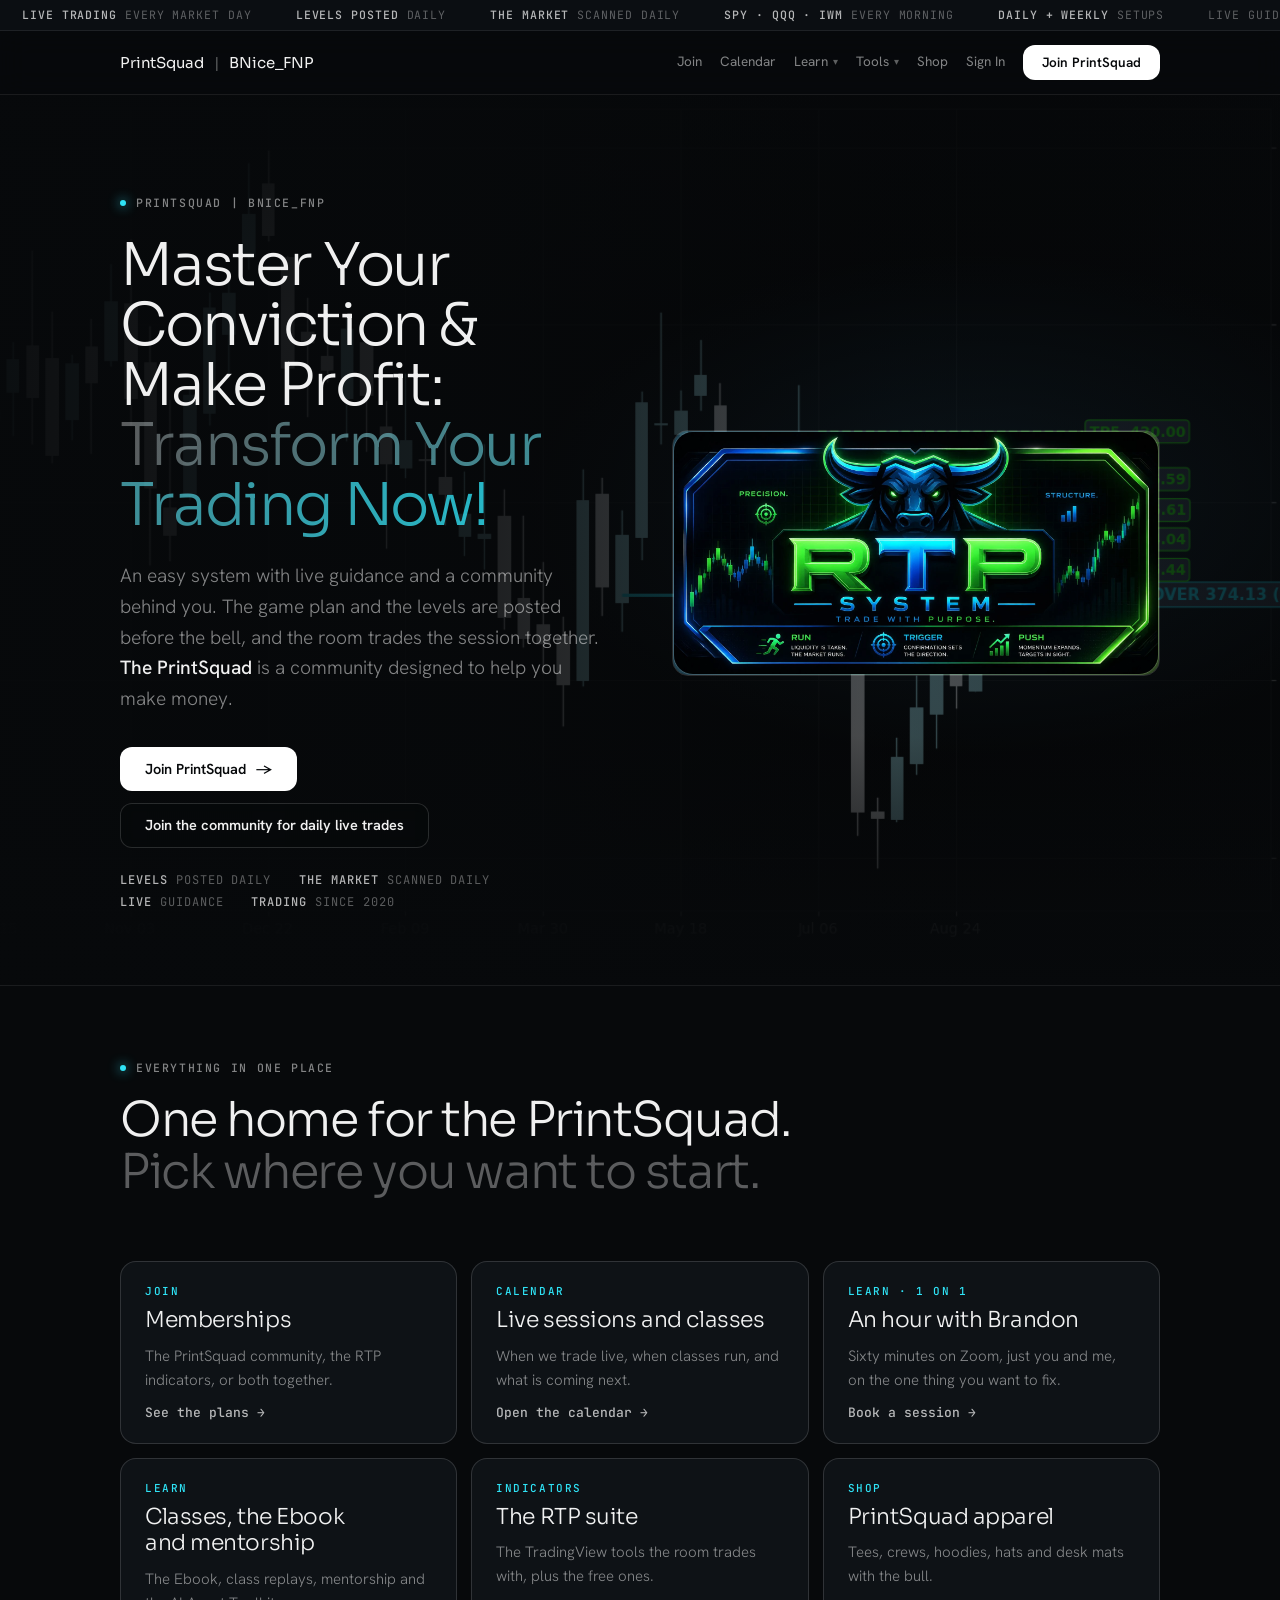
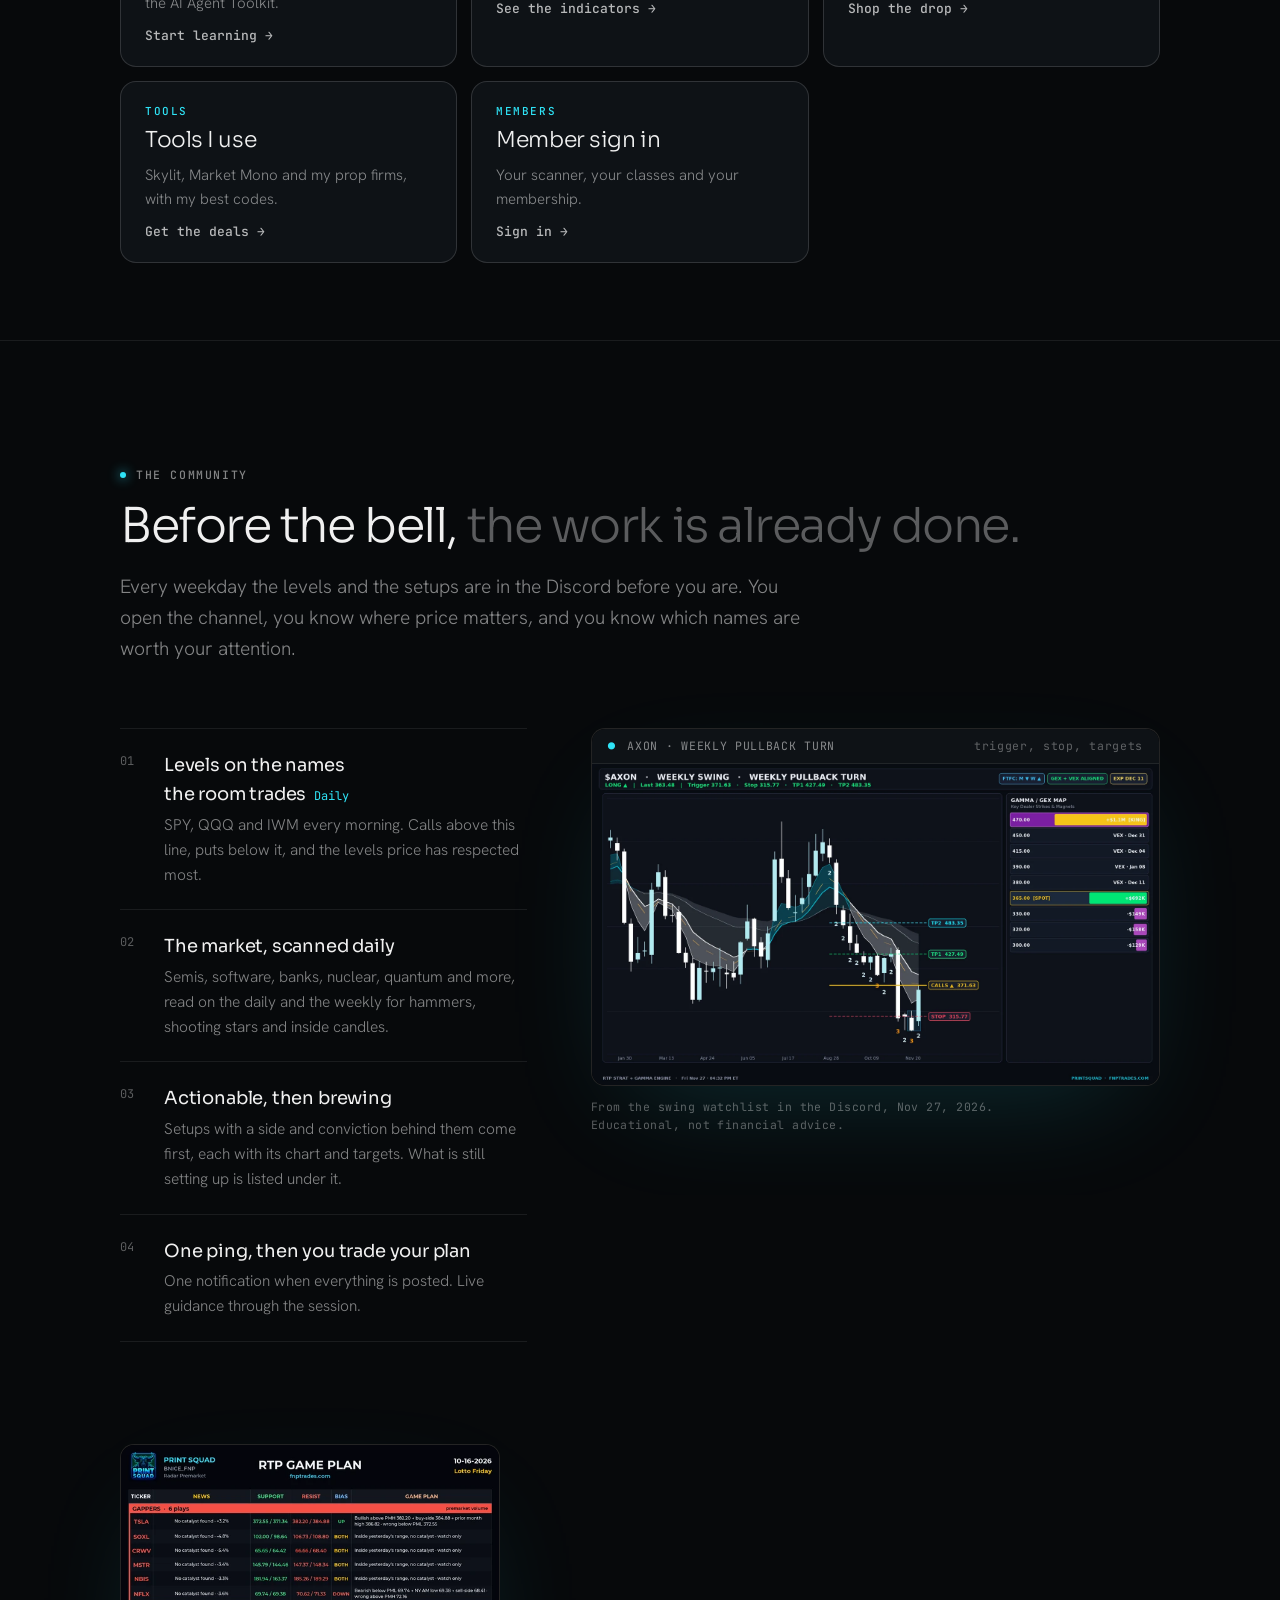
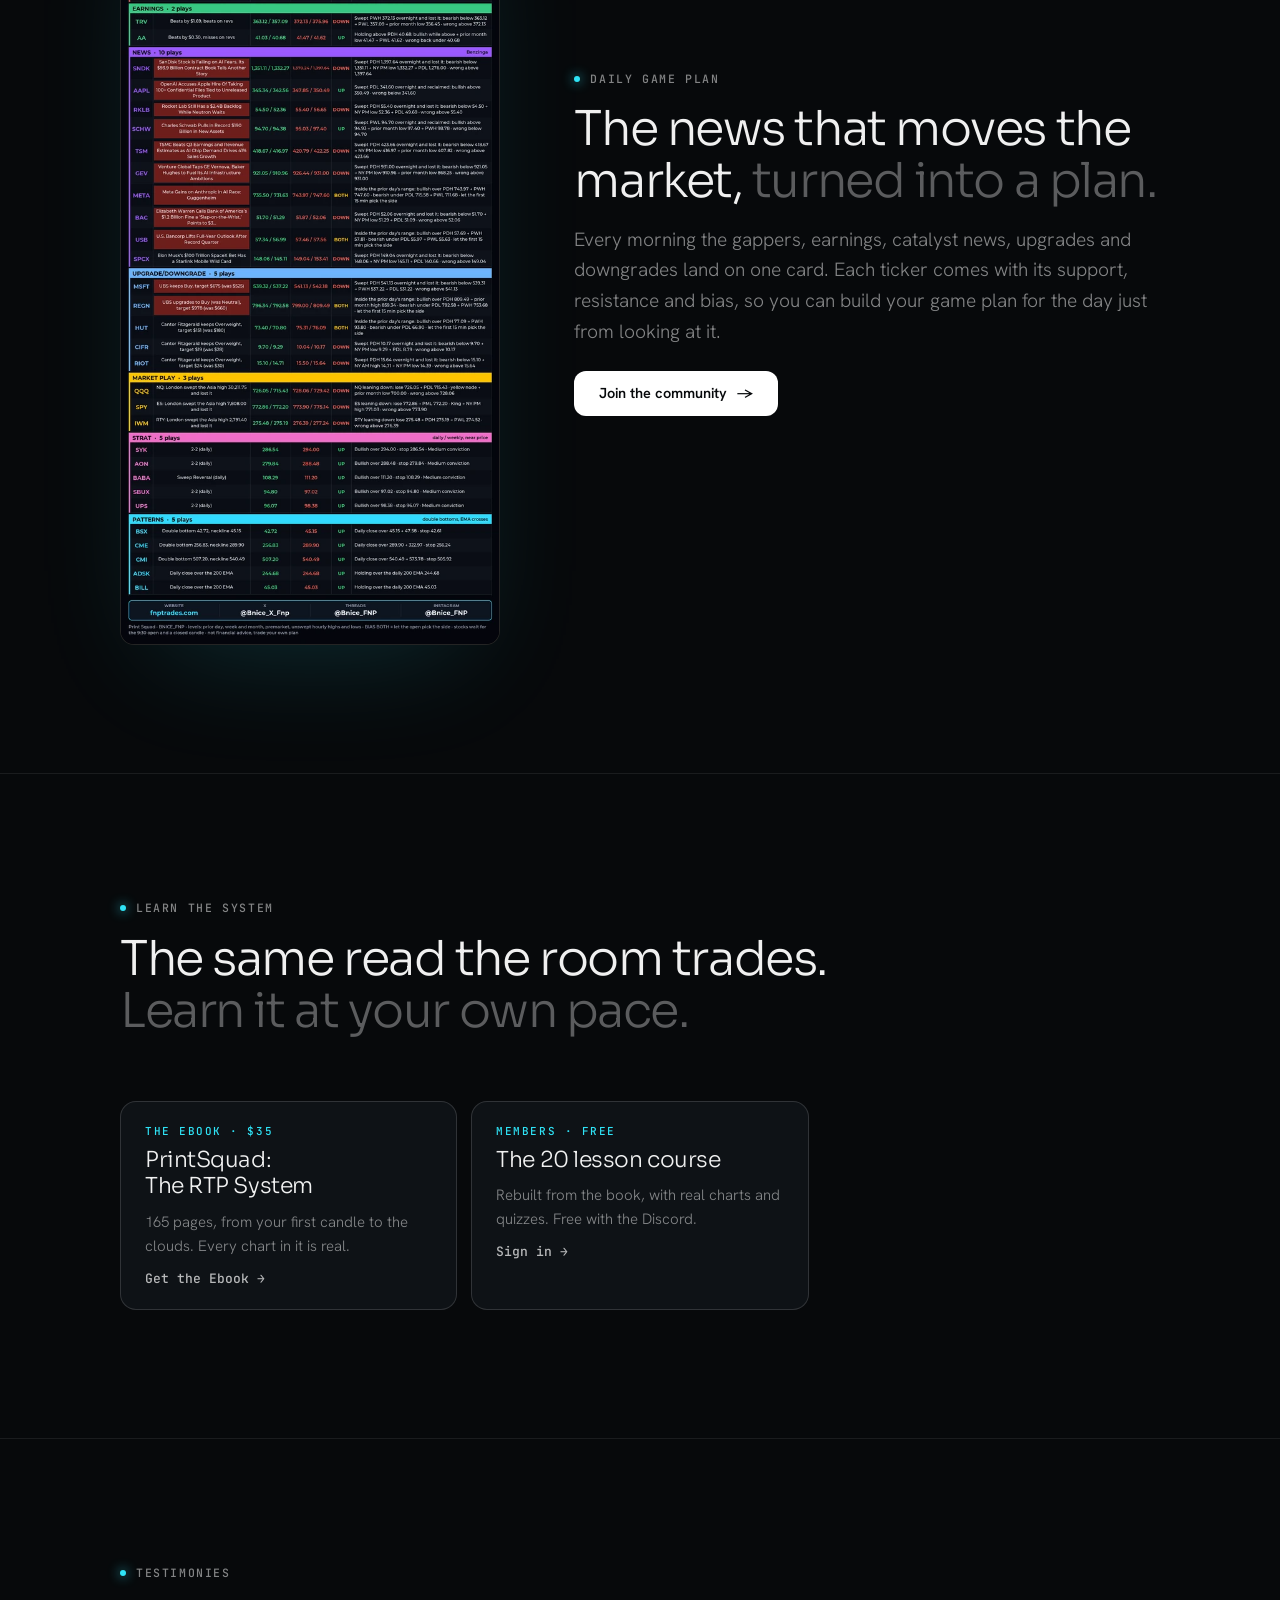
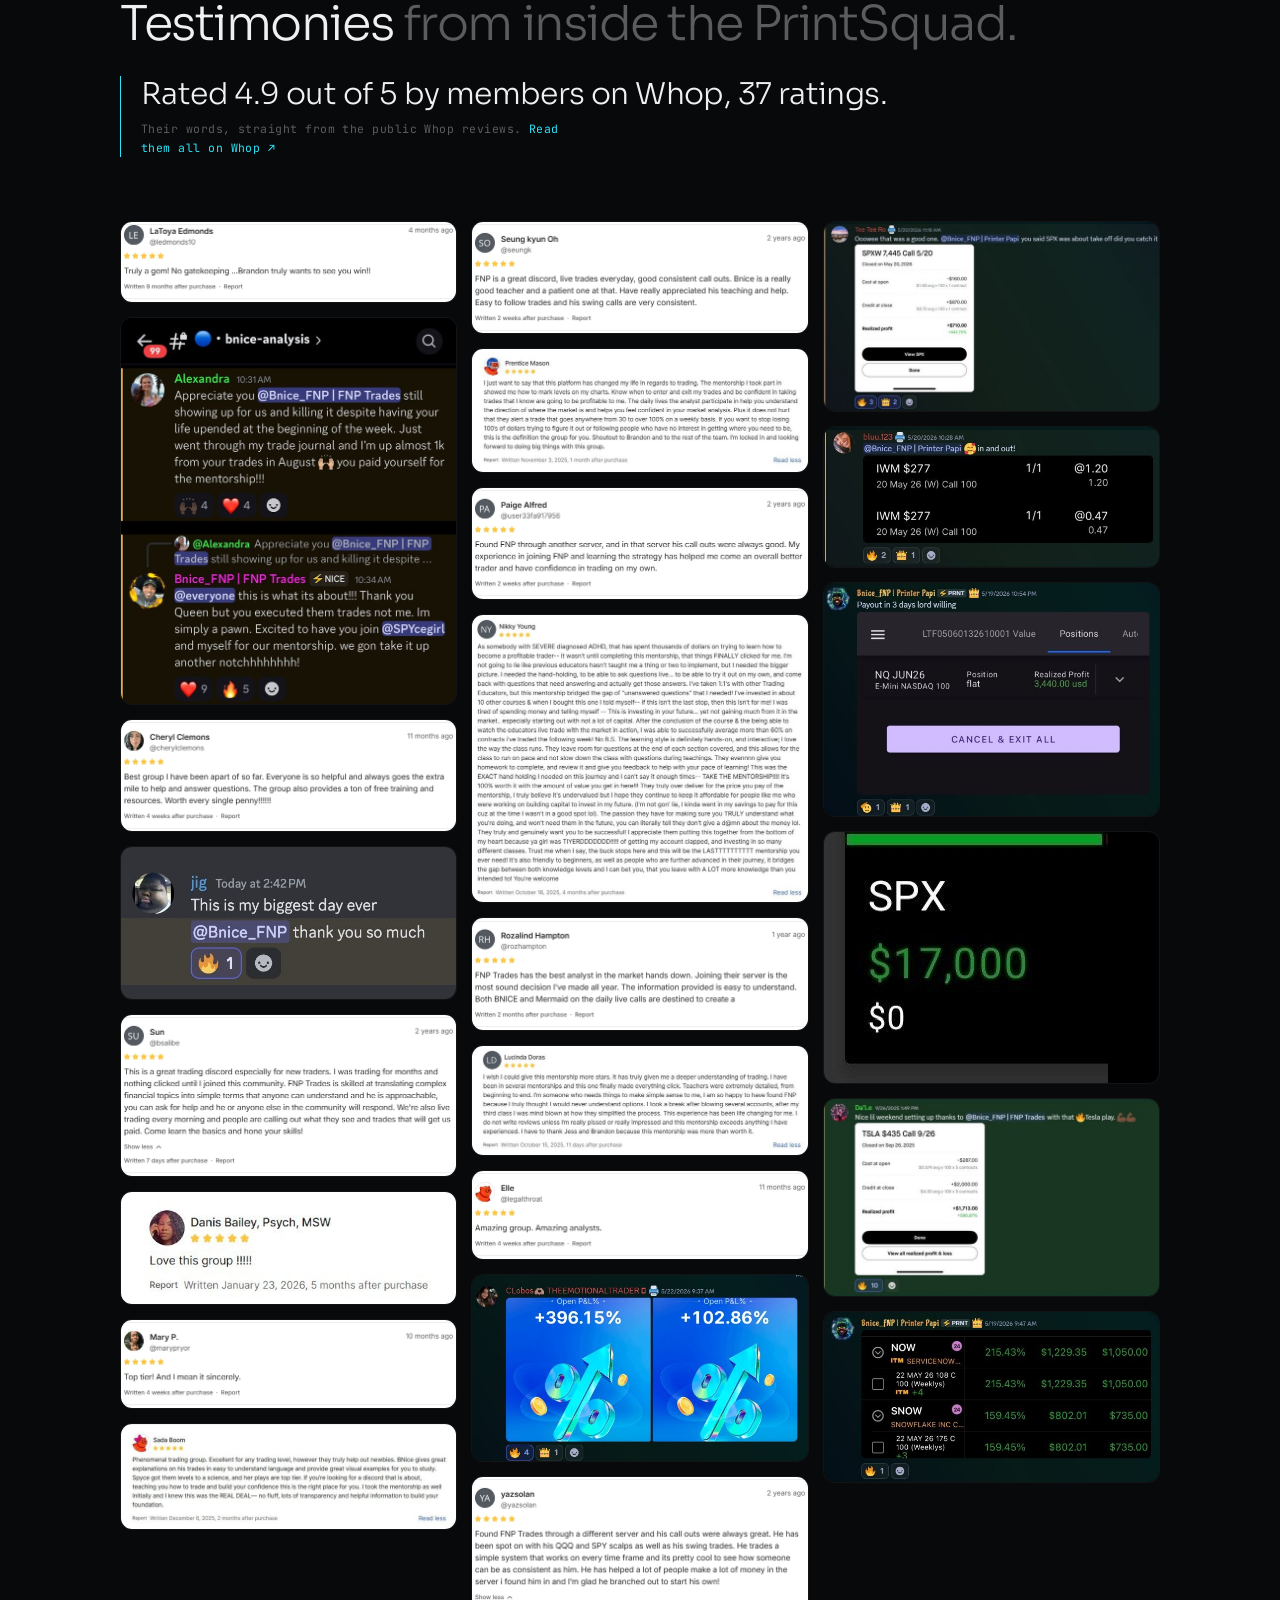
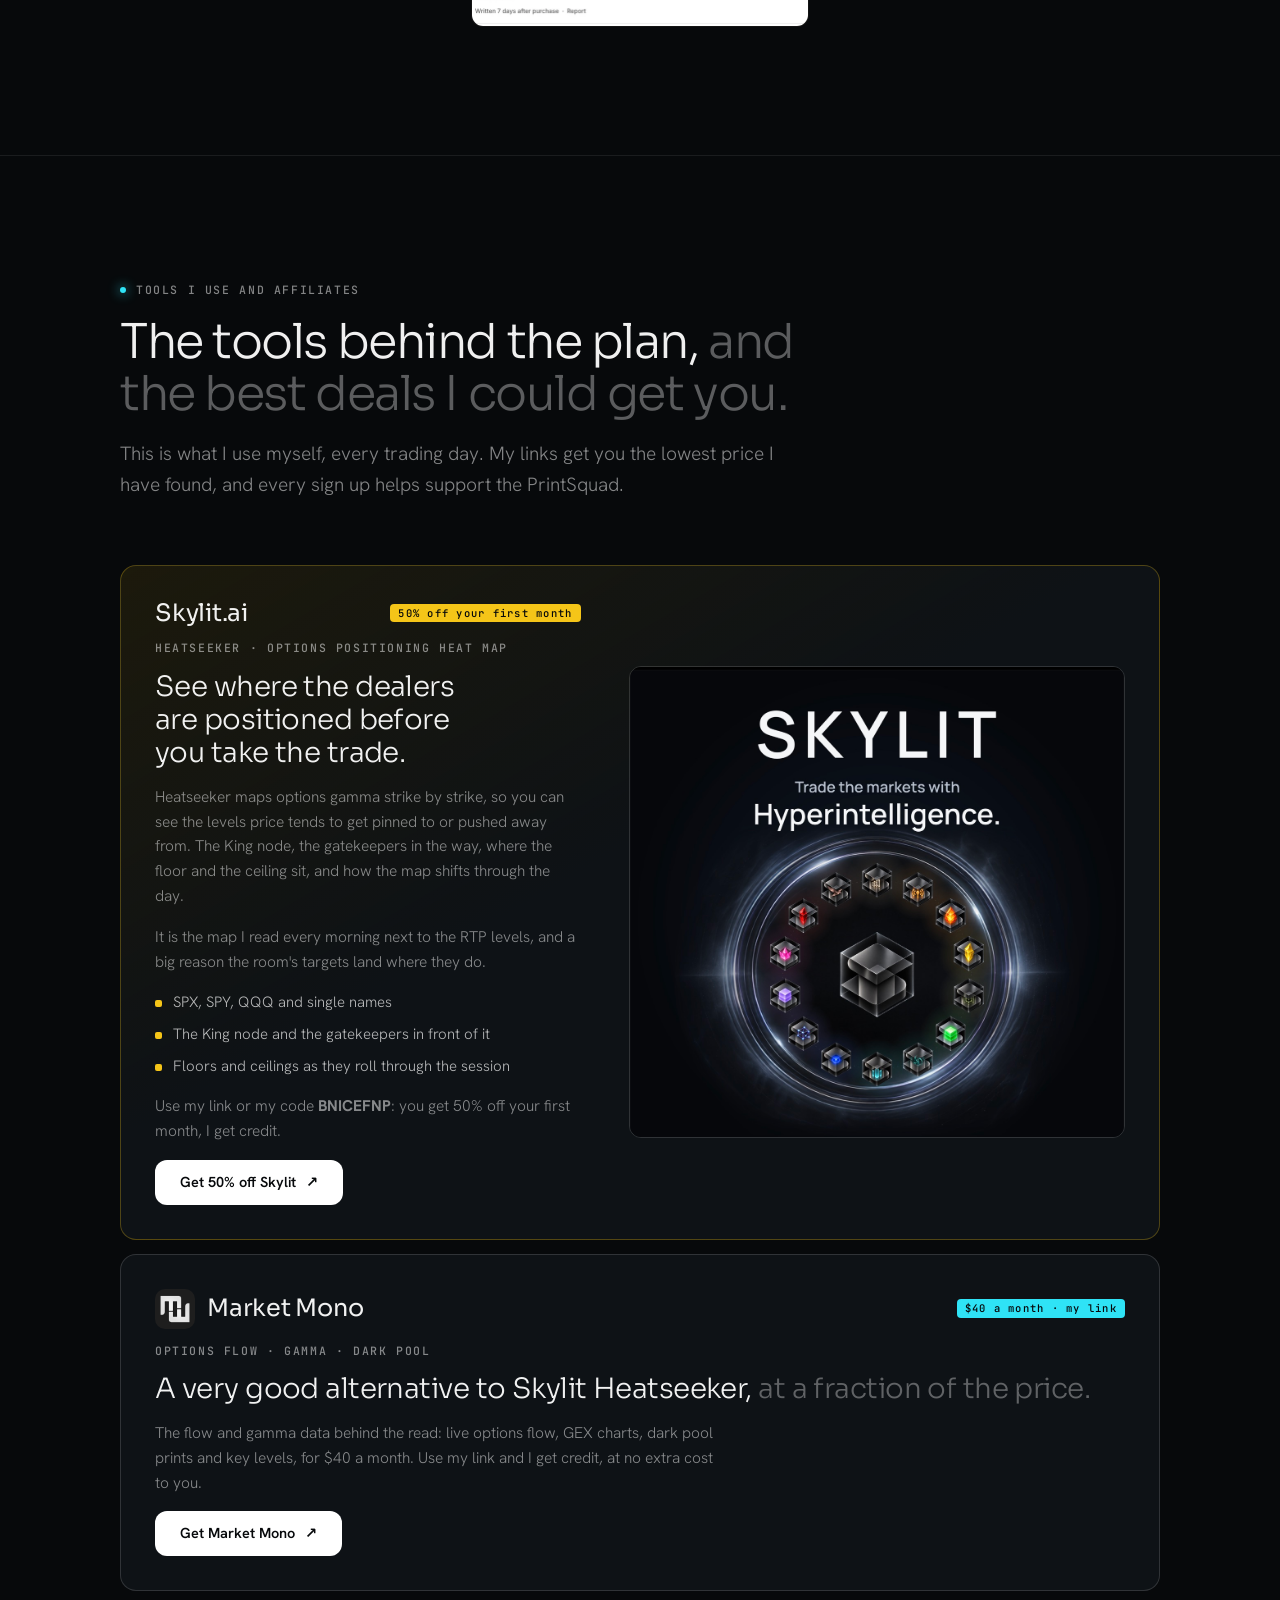
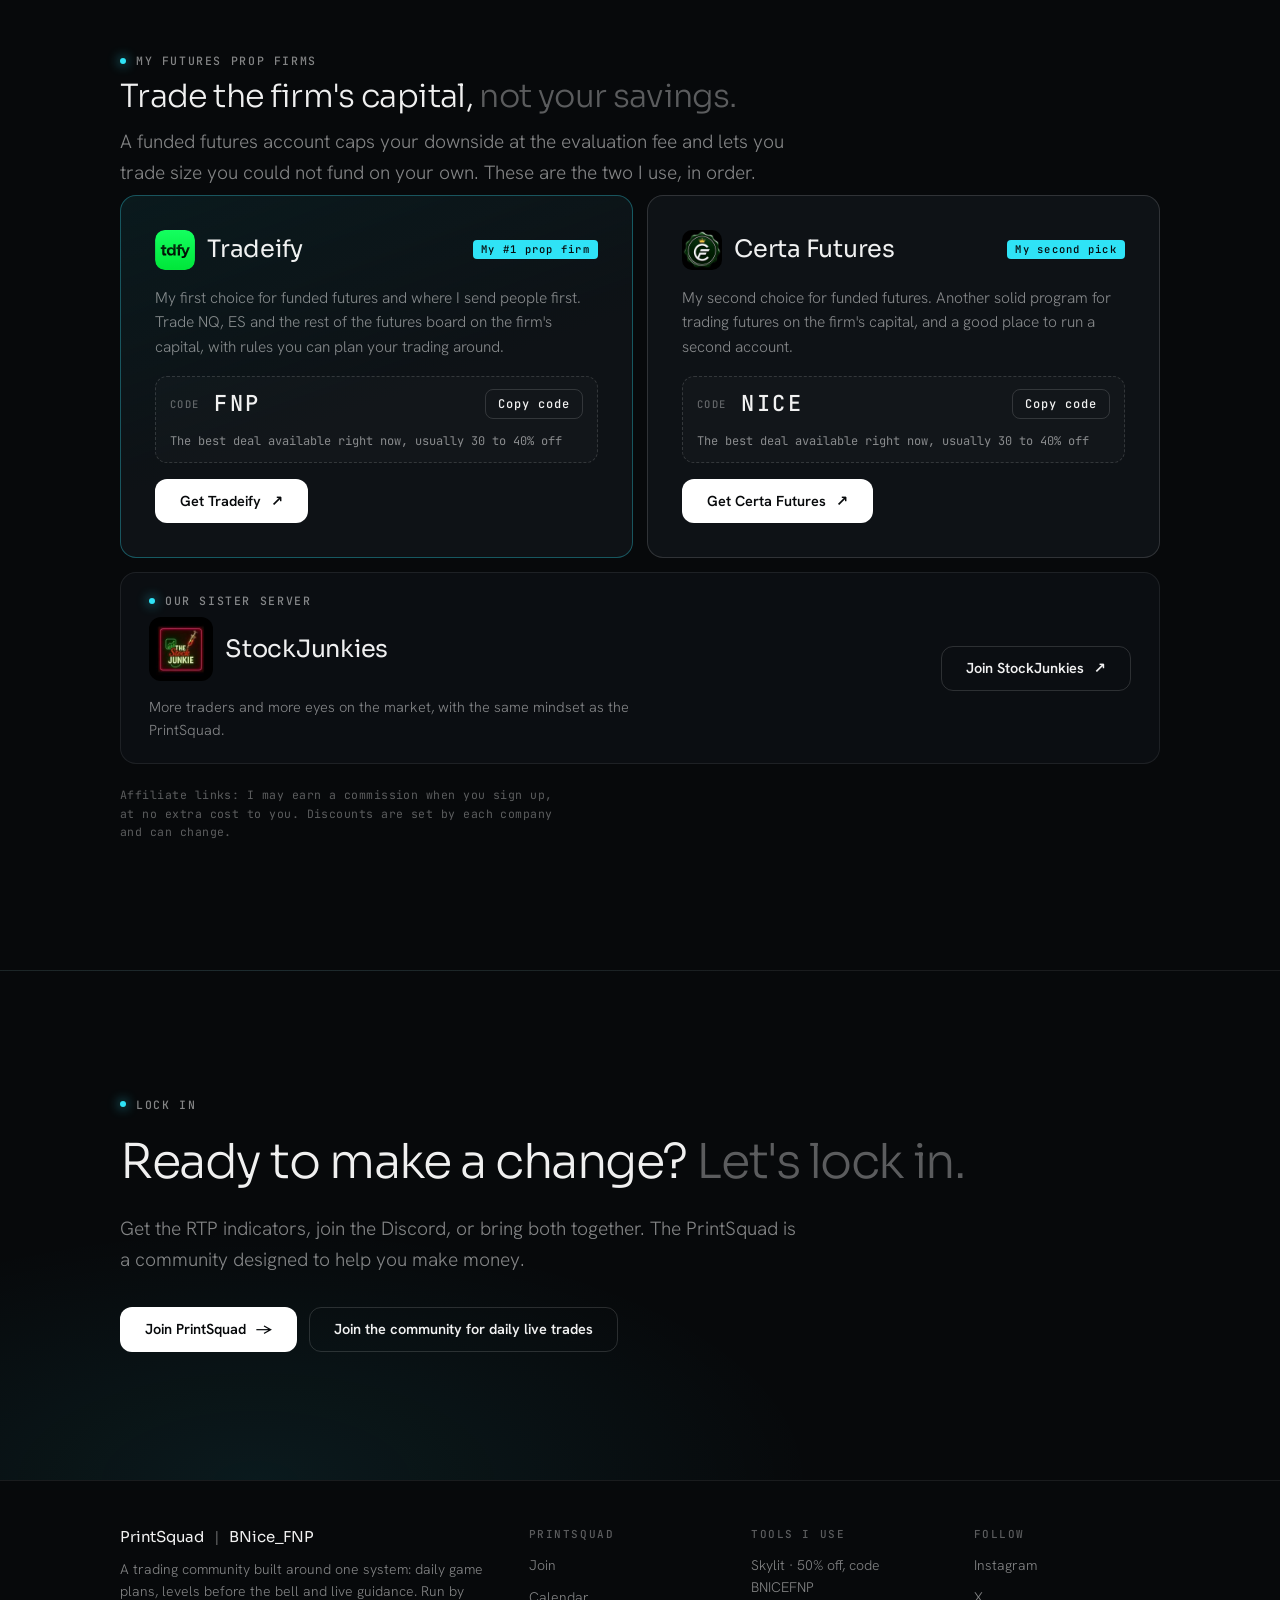
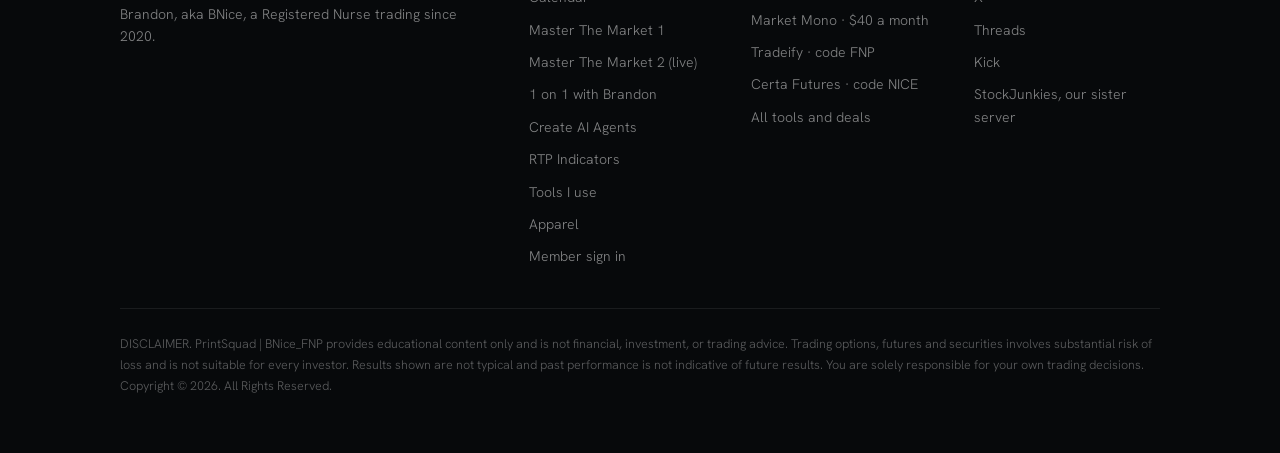
<file: index.html>
<!doctype html>
<html lang="en">
<head>
<meta charset="utf-8">
<meta name="viewport" content="width=device-width,initial-scale=1">
<title>PrintSquad | Live trading community with BNice</title>
<meta name="description" content="PrintSquad by BNice_FNP. Daily game plans, levels before the bell, live trading, classes, 1 on 1 sessions and the RTP indicators, all in one place.">
<meta property="og:type" content="website">
<meta property="og:site_name" content="PrintSquad">
<meta property="og:url" content="https://printsquad.net/">
<meta property="og:title" content="PrintSquad | Live trading community with BNice">
<meta property="og:description" content="PrintSquad by BNice_FNP. Daily game plans, levels before the bell, live trading, classes, 1 on 1 sessions and the RTP indicators, all in one place.">
<meta property="og:image" content="https://printsquad.net/assets/og/default.jpg">
<meta property="og:image:width" content="1200">
<meta property="og:image:height" content="630">
<meta name="twitter:card" content="summary_large_image">
<link rel="preconnect" href="https://fonts.googleapis.com">
<link rel="stylesheet" href="https://fonts.googleapis.com/css2?family=Sora:wght@200;300;400;600&family=Hanken+Grotesk:wght@300;400;500;600&family=JetBrains+Mono:wght@400;500&display=swap">
<link rel="stylesheet" href="/site.css">
</head>
<body>
<div class="tape" aria-hidden="true"><div class="tape-track">
  <span><b>LIVE TRADING</b> EVERY MARKET DAY</span><span><b>LEVELS POSTED</b> DAILY</span><span><b>THE MARKET</b> SCANNED DAILY</span><span><b>SPY · QQQ · IWM</b> EVERY MORNING</span><span><b>DAILY + WEEKLY</b> SETUPS</span><span>LIVE GUIDANCE <i>● ON</i></span><span><b>TRADING</b> SINCE 2020</span><span><b>1 ON 1 WITH BRANDON</b> $150 / HOUR</span><span><b>50% OFF</b> SKYLIT · CODE BNICEFNP</span><span><b>CODE FNP</b> TRADEIFY</span>
  <span><b>LIVE TRADING</b> EVERY MARKET DAY</span><span><b>LEVELS POSTED</b> DAILY</span><span><b>THE MARKET</b> SCANNED DAILY</span><span><b>SPY · QQQ · IWM</b> EVERY MORNING</span><span><b>DAILY + WEEKLY</b> SETUPS</span><span>LIVE GUIDANCE <i>● ON</i></span><span><b>TRADING</b> SINCE 2020</span><span><b>1 ON 1 WITH BRANDON</b> $150 / HOUR</span><span><b>50% OFF</b> SKYLIT · CODE BNICEFNP</span><span><b>CODE FNP</b> TRADEIFY</span>
</div></div>

<header class="hdr"><div class="wrap">
  <a class="brand" href="/">PrintSquad <s>|</s> BNice_FNP</a>
  <nav class="nav" aria-label="Site"><a href="/join/">Join</a><a href="/calendar/">Calendar</a><div class="dd"><a class="dd-btn" href="/learn/" aria-haspopup="true">Learn<i aria-hidden="true">▾</i></a><div class="dd-menu"><a href="/learn/rtp-system/"><b>The RTP System</b><span>The Ebook</span></a><a href="/learn/class/"><b>Master The Market 1</b><span>The recorded course</span></a><a href="/learn/mentorship/"><b>Master The Market 2</b><span>Live with Chad and BNice, coming soon</span></a><a href="/book/"><b>Book a 1 on 1</b><span>One hour on Zoom</span></a><a href="/aiclass/"><b>Create AI Agents</b><span>The AI Agent Toolkit</span></a></div></div><div class="dd"><a class="dd-btn" href="/tools/" aria-haspopup="true">Tools<i aria-hidden="true">▾</i></a><div class="dd-menu"><a href="/indicators/"><b>RTP Indicators</b><span>The suite for TradingView</span></a><a href="/indicators/#free"><b>Free Indicators</b><span>Free on TradingView</span></a><a href="/tools/"><b>Tools I Use</b><span>Skylit, Market Mono, prop firms</span></a></div></div><a href="https://fnptrades.com/shop/">Shop</a><a href="/members/">Sign In</a></nav>
  <a class="btn btn-solid btn-sm" href="/join/">Join PrintSquad</a>
</div>
<nav class="nav-mobile" aria-label="Site"><div class="wrap"><a href="/join/">Join</a><a href="/calendar/">Calendar</a><a href="/learn/">Learn</a><a href="/tools/">Tools</a><a href="https://fnptrades.com/shop/">Shop</a><a href="/members/">Sign In</a></div></nav>
</header>

<main id="top">
<section class="hero hero-ac"><div class="ac-bg" aria-hidden="true"></div><div class="ac-shade" aria-hidden="true"></div><div class="wrap hero-grid hero-bull">
  <div class="hero-copy">
    <span class="eyebrow">PrintSquad | BNice_FNP</span>
    <h1>Master Your Conviction &amp; Make Profit: <span class="dim">Transform Your Trading Now!</span></h1>
    <p class="lede">An easy system with live guidance and a community behind you. The game plan and the levels are posted before the bell, and the room trades the session together. <b class="hl">The PrintSquad</b> is a community designed to help you make money.</p>
    <div class="cta">
      <a class="btn btn-solid" href="/join/">Join PrintSquad <span aria-hidden="true">→</span></a>
      <a class="btn btn-ghost" href="https://whop.com/masterthemarket?a=bnicefnp">Join the community for daily live trades</a>
    </div>
    <div class="facts"><span><b>Levels</b> posted daily</span><span><b>The market</b> scanned daily</span><span><b>Live</b> guidance</span><span><b>Trading</b> since 2020</span></div>
  </div>
  <figure class="poster bull"><img src="/assets/rtp_system_banner.webp" alt="RTP System banner: the PrintSquad bull over the RTP System logo. Precision. Structure. Trade with purpose. Run, Trigger, Push." width="1774" height="887"></figure>
</div></section>

<section id="hub" class="rule tight" aria-labelledby="hub-title"><div class="wrap">
  <div class="head">
    <span class="eyebrow">Everything in one place</span>
    <h2 id="hub-title">One home for the PrintSquad. <span class="dim">Pick where you want to start.</span></h2>
  </div>
  <div class="hub">
    <a class="tile" href="/join/"><span class="k">Join</span><h3>Memberships</h3><p>The PrintSquad community, the RTP indicators, or both together.</p><span class="go-arrow">See the plans →</span></a>
    <a class="tile" href="/calendar/"><span class="k">Calendar</span><h3>Live sessions and classes</h3><p>When we trade live, when classes run, and what is coming next.</p><span class="go-arrow">Open the calendar →</span></a>
    <a class="tile" href="/book/"><span class="k">Learn · 1 on 1</span><h3>An hour with Brandon</h3><p>Sixty minutes on Zoom, just you and me, on the one thing you want to fix.</p><span class="go-arrow">Book a session →</span></a>
    <a class="tile" href="/learn/"><span class="k">Learn</span><h3>Classes, the Ebook and mentorship</h3><p>The Ebook, class replays, mentorship and the AI Agent Toolkit.</p><span class="go-arrow">Start learning →</span></a>
    <a class="tile" href="/indicators/"><span class="k">Indicators</span><h3>The RTP suite</h3><p>The TradingView tools the room trades with, plus the free ones.</p><span class="go-arrow">See the indicators →</span></a>
    <a class="tile" href="https://fnptrades.com/shop/"><span class="k">Shop</span><h3>PrintSquad apparel</h3><p>Tees, crews, hoodies, hats and desk mats with the bull.</p><span class="go-arrow">Shop the drop →</span></a>
    <a class="tile" href="/tools/"><span class="k">Tools</span><h3>Tools I use</h3><p>Skylit, Market Mono and my prop firms, with my best codes.</p><span class="go-arrow">Get the deals →</span></a>
    <a class="tile" href="/members/"><span class="k">Members</span><h3>Member sign in</h3><p>Your scanner, your classes and your membership.</p><span class="go-arrow">Sign in →</span></a>
  </div>
</div></section>

<section id="morning" class="rule"><div class="wrap">
  <div class="head">
    <span class="eyebrow">The community</span>
    <h2>Before the bell, <span class="dim">the work is already done.</span></h2>
    <p class="lede">Every weekday the levels and the setups are in the Discord before you are. You open the channel, you know where price matters, and you know which names are worth your attention.</p>
  </div>
  <div class="morning">
    <div class="steps">
      <div class="step"><h3>Levels on the names the room trades<span class="time">Daily</span></h3><p>SPY, QQQ and IWM every morning. Calls above this line, puts below it, and the levels price has respected most.</p></div>
      <div class="step"><h3>The market, scanned daily</h3><p>Semis, software, banks, nuclear, quantum and more, read on the daily and the weekly for hammers, shooting stars and inside candles.</p></div>
      <div class="step"><h3>Actionable, then brewing</h3><p>Setups with a side and conviction behind them come first, each with its chart and targets. What is still setting up is listed under it.</p></div>
      <div class="step"><h3>One ping, then you trade your plan</h3><p>One notification when everything is posted. Live guidance through the session.</p></div>
    </div>
    <div class="feed">
      <figure class="shot" style="margin:0">
        <div class="shot-bar"><em>●</em><span>AXON · WEEKLY PULLBACK TURN</span><span>trigger, stop, targets</span></div>
        <img src="/assets/swing_axon_weekly.webp" alt="The AXON weekly swing card from the PrintSquad swing watchlist: a weekly pullback turn, calls over 371.63, stop 315.77, TP1 427.49, TP2 483.35, with the gamma map beside the chart." width="1520" height="860" loading="lazy">
      </figure>
      <p class="note">From the swing watchlist in the Discord, Nov 27, 2026. Educational, not financial advice.</p>
    </div>
  </div>

  <div class="brief">
    <figure class="shot" style="margin:0">
      <img src="/assets/game_plan_card.webp" alt="The RTP Game Plan card: gappers, earnings, news, upgrades, market plays, Strat and pattern setups with support, resistance, bias and the plan for each ticker." width="606" height="1280">
    </figure>
    <div class="brief-copy">
      <span class="eyebrow">Daily Game Plan</span>
      <h2>The news that moves the market, <span class="dim">turned into a plan.</span></h2>
      <p class="lede">Every morning the gappers, earnings, catalyst news, upgrades and downgrades land on one card. Each ticker comes with its support, resistance and bias, so you can build your game plan for the day just from looking at it.</p>
      <div class="cta"><a class="btn btn-solid" href="https://whop.com/masterthemarket?a=bnicefnp">Join the community <span aria-hidden="true">→</span></a></div>
    </div>
  </div>
</div></section>

<!-- Learn the system band: Brandon 2026-11-28 "I like it" (from the mockup; the Master The Market card waits until
     the $200 course is ready and he's talked it through) -->
<section id="learn" class="rule"><div class="wrap">
  <div class="head">
    <span class="eyebrow">Learn the system</span>
    <h2>The same read the room trades. <span class="dim">Learn it at your own pace.</span></h2>
  </div>
  <div class="hub">
    <a class="tile" href="/learn/rtp-system/?src=site"><span class="k">The Ebook · $35</span><h3>PrintSquad: The RTP System</h3><p>165 pages, from your first candle to the clouds. Every chart in it is real.</p><span class="go-arrow">Get the Ebook →</span></a>
    <a class="tile" href="/members/"><span class="k">Members · free</span><h3>The 20 lesson course</h3><p>Rebuilt from the book, with real charts and quizzes. Free with the Discord.</p><span class="go-arrow">Sign in →</span></a>
  </div>
</div></section>

<section id="wins" class="rule"><div class="wrap">
  <div class="head">
    <span class="eyebrow">Testimonies</span>
    <h2>Testimonies <span class="dim">from inside the PrintSquad.</span></h2>
    <div class="claim">
      <strong>Rated 4.9 out of 5 by members on Whop, 37 ratings.</strong>
      <p class="note">Their words, straight from the public Whop reviews. <a href="https://whop.com/masterthemarket/printsquad-fnp-trades-bets/" target="_blank" rel="noopener" style="color:var(--cyan)">Read them all on Whop ↗</a></p>
    </div>
  </div>
  <div class="wall">
    <figure><img src="/assets/review_01_latoya.webp" alt="PrintSquad member review on Whop, 1 of 9" width="676" height="161" loading="lazy"></figure>
    <figure><img src="/assets/win_01.jpg" alt="PrintSquad member win, screenshot 1 of 14" loading="lazy"></figure>
    <figure><img src="/assets/review_02_cheryl.webp" alt="PrintSquad member review on Whop, 2 of 9" width="676" height="224" loading="lazy"></figure>
    <figure><img src="/assets/win_02.jpg" alt="PrintSquad member win, screenshot 2 of 14" loading="lazy"></figure>
    <figure><img src="/assets/review_03_sun.webp" alt="PrintSquad member review on Whop, 3 of 9" width="676" height="325" loading="lazy"></figure>
    <figure><img src="/assets/win_03.jpg" alt="PrintSquad member win, screenshot 3 of 14" loading="lazy"></figure>
    <figure><img src="/assets/review_06_mary.webp" alt="PrintSquad member review on Whop, 4 of 9" width="676" height="177" loading="lazy"></figure>
    <figure><img src="/assets/win_04.jpg" alt="PrintSquad member win, screenshot 4 of 14" loading="lazy"></figure>
    <figure><img src="/assets/review_07_seung.webp" alt="PrintSquad member review on Whop, 5 of 9" width="676" height="224" loading="lazy"></figure>
    <figure><img src="/assets/win_05.jpg" alt="PrintSquad member win, screenshot 5 of 14" loading="lazy"></figure>
    <figure><img src="/assets/review_08_paige.webp" alt="PrintSquad member review on Whop, 6 of 9" width="676" height="225" loading="lazy"></figure>
    <figure><img src="/assets/win_06.jpg" alt="PrintSquad member win, screenshot 6 of 14" loading="lazy"></figure>
    <figure><img src="/assets/review_09_rozalind.webp" alt="PrintSquad member review on Whop, 7 of 9" width="676" height="226" loading="lazy"></figure>
    <figure><img src="/assets/win_07.jpg" alt="PrintSquad member win, screenshot 7 of 14" loading="lazy"></figure>
    <figure><img src="/assets/review_12_elle.webp" alt="PrintSquad member review on Whop, 8 of 9" width="676" height="177" loading="lazy"></figure>
    <figure><img src="/assets/win_08.jpg" alt="PrintSquad member win, screenshot 8 of 14" loading="lazy"></figure>
    <figure><img src="/assets/review_13_yazsolan.webp" alt="PrintSquad member review on Whop, 9 of 9" width="676" height="300" loading="lazy"></figure>
    <figure><img src="/assets/win_09.jpg" alt="PrintSquad member win, screenshot 9 of 14" loading="lazy"></figure>
    <figure><img src="/assets/win_10.jpg" alt="PrintSquad member win, screenshot 10 of 14" loading="lazy"></figure>
    <figure><img src="/assets/win_11.jpg" alt="PrintSquad member win, screenshot 11 of 14" loading="lazy"></figure>
    <figure><img src="/assets/win_12.jpg" alt="PrintSquad member win, screenshot 12 of 14" loading="lazy"></figure>
    <figure><img src="/assets/win_13.jpg" alt="PrintSquad member win, screenshot 13 of 14" loading="lazy"></figure>
    <figure><img src="/assets/win_14.jpg" alt="PrintSquad member win, screenshot 14 of 14" loading="lazy"></figure>
  </div>
</div></section>

<section id="tools" class="rule" aria-labelledby="tools-title"><div class="wrap">
  <div class="head">
    <span class="eyebrow">Tools I use and Affiliates</span>
    <h2 id="tools-title">The tools behind the plan, <span class="dim">and the best deals I could get you.</span></h2>
    <p class="lede">This is what I use myself, every trading day. My links get you the lowest price I have found, and every sign up helps support the PrintSquad.</p>
  </div>

  <div class="tools">
    <article class="tool tool-feature">
      <div class="tool-copy">
        <div class="tool-head"><span class="wordmark">Skylit.ai</span><span class="deal">50% off your first month</span></div>
        <span class="k">Heatseeker · options positioning heat map</span>
        <h3>See where the dealers are positioned before you take the trade.</h3>
        <p>Heatseeker maps options gamma strike by strike, so you can see the levels price tends to get pinned to or pushed away from. The King node, the gatekeepers in the way, where the floor and the ceiling sit, and how the map shifts through the day.</p>
        <p>It is the map I read every morning next to the RTP levels, and a big reason the room's targets land where they do.</p>
        <ul>
          <li>SPX, SPY, QQQ and single names</li>
          <li>The King node and the gatekeepers in front of it</li>
          <li>Floors and ceilings as they roll through the session</li>
        </ul>
        <p>Use my link or my code <b>BNICEFNP</b>: you get 50% off your first month, I get credit.</p>
        <a class="btn btn-solid" href="https://app.skylit.ai/products?ref=BNICEFNP" target="_blank" rel="sponsored noopener">Get 50% off Skylit <span aria-hidden="true">↗</span></a>
      </div>
      <img class="tool-shot" src="/assets/shot_skylit.jpg" alt="Skylit: trade the markets with Hyperintelligence" loading="lazy">
    </article>
    <article class="tool">
      <div class="tool-head"><span class="brandmark"><img class="brandlogo" src="/assets/logo_marketmono.png" alt="" loading="lazy"><span class="wordmark">Market Mono</span></span><span class="deal cy">$40 a month · my link</span></div>
      <span class="k">Options flow · gamma · dark pool</span>
      <h3>A very good alternative to Skylit Heatseeker, <span class="dim">at a fraction of the price.</span></h3>
      <p>The flow and gamma data behind the read: live options flow, GEX charts, dark pool prints and key levels, for $40 a month. Use my link and I get credit, at no extra cost to you.</p>
      <a class="btn btn-solid" href="https://whop.com/checkout/plan_psgRuvs8nuYvo?a=bnicefnp" target="_blank" rel="sponsored noopener">Get Market Mono <span aria-hidden="true">↗</span></a>
    </article>
  </div>

  <div class="props-head">
    <span class="eyebrow">My futures prop firms</span>
    <h3>Trade the firm's capital, <span class="dim">not your savings.</span></h3>
    <p class="lede">A funded futures account caps your downside at the evaluation fee and lets you trade size you could not fund on your own. These are the two I use, in order.</p>
  </div>
  <div class="props">
    <article class="tool tool-first">
      <div class="tool-head"><span class="brandmark"><img class="brandlogo" src="/assets/logo_tradeify.svg" alt="" loading="lazy"><span class="wordmark">Tradeify</span></span><span class="deal cy">My #1 prop firm</span></div>
      <p>My first choice for funded futures and where I send people first. Trade NQ, ES and the rest of the futures board on the firm's capital, with rules you can plan your trading around.</p>
      <div class="coupon"><span class="lbl">Code</span><code>FNP</code><button type="button" data-code="FNP">Copy code</button><span class="off">The best deal available right now, usually 30 to 40% off</span></div>
      <a class="btn btn-solid" href="https://tradeify.co/?ref=GKHED45U" target="_blank" rel="sponsored noopener">Get Tradeify <span aria-hidden="true">↗</span></a>
    </article>
    <article class="tool">
      <div class="tool-head"><span class="brandmark"><img class="brandlogo" src="/assets/logo_certa.jpg" alt="" loading="lazy"><span class="wordmark">Certa Futures</span></span><span class="deal cy">My second pick</span></div>
      <p>My second choice for funded futures. Another solid program for trading futures on the firm's capital, and a good place to run a second account.</p>
      <div class="coupon"><span class="lbl">Code</span><code>NICE</code><button type="button" data-code="NICE">Copy code</button><span class="off">The best deal available right now, usually 30 to 40% off</span></div>
      <a class="btn btn-solid" href="https://www.certafutures.com/?checkout=1&amp;ref=CF534EED9A1739" target="_blank" rel="sponsored noopener">Get Certa Futures <span aria-hidden="true">↗</span></a>
    </article>
  </div>

  <div class="sister">
    <div><span class="eyebrow">Our sister server</span><strong><span class="brandmark"><img class="brandlogo" src="/assets/logo_stockjunkies.jpg" alt="" loading="lazy"><span class="wordmark">StockJunkies</span></span></strong><p>More traders and more eyes on the market, with the same mindset as the PrintSquad.</p></div>
    <a class="btn btn-ghost" href="https://whop.com/checkout/plan_VsYedL4dfEl0D?a=bnicefnp" target="_blank" rel="noopener">Join StockJunkies <span aria-hidden="true">↗</span></a>
  </div>
  <p class="note aff-note">Affiliate links: I may earn a commission when you sign up, at no extra cost to you. Discounts are set by each company and can change.</p>
</div></section>

<section class="close rule"><div class="wrap">
  <span class="eyebrow">Lock in</span>
  <h2>Ready to make a change? <span class="dim">Let's lock in.</span></h2>
  <p class="lede">Get the RTP indicators, join the Discord, or bring both together. The PrintSquad is a community designed to help you make money.</p>
  <div class="cta"><a class="btn btn-solid" href="/join/">Join PrintSquad <span aria-hidden="true">→</span></a>
  <a class="btn btn-ghost" href="https://whop.com/masterthemarket?a=bnicefnp">Join the community for daily live trades</a></div>
  </div></section>
</main>

<footer><div class="wrap">
  <div class="foot">
    <div><div class="brand" style="margin-bottom:14px">PrintSquad <s>|</s> BNice_FNP</div><p style="font-size:14px;color:var(--t3)">A trading community built around one system: daily game plans, levels before the bell and live guidance. Run by Brandon, aka BNice, a Registered Nurse trading since 2020.</p></div>
    <div><h4>PrintSquad</h4><ul><li><a href="/join/">Join</a></li><li><a href="/calendar/">Calendar</a></li><li><a href="/learn/class/">Master The Market 1</a></li><li><a href="/learn/mentorship/">Master The Market 2 (live)</a></li><li><a href="/book/">1 on 1 with Brandon</a></li><li><a href="/aiclass/">Create AI Agents</a></li><li><a href="/indicators/">RTP Indicators</a></li><li><a href="/tools/">Tools I use</a></li><li><a href="https://fnptrades.com/shop/">Apparel</a></li><li><a href="/members/">Member sign in</a></li></ul></div>
    <div><h4>Tools I use</h4><ul><li><a href="https://app.skylit.ai/products?ref=BNICEFNP" target="_blank" rel="sponsored noopener">Skylit · 50% off, code BNICEFNP</a></li><li><a href="https://whop.com/checkout/plan_psgRuvs8nuYvo?a=bnicefnp" target="_blank" rel="sponsored noopener">Market Mono · $40 a month</a></li><li><a href="https://tradeify.co/?ref=GKHED45U" target="_blank" rel="sponsored noopener">Tradeify · code FNP</a></li><li><a href="https://www.certafutures.com/?checkout=1&amp;ref=CF534EED9A1739" target="_blank" rel="sponsored noopener">Certa Futures · code NICE</a></li><li><a href="/tools/">All tools and deals</a></li></ul></div>
    <div><h4>Follow</h4><ul><li><a href="https://www.instagram.com/bnice_fnp/">Instagram</a></li><li><a href="https://x.com/Bnice_X_Fnp">X</a></li><li><a href="https://www.threads.net/@bnice_fnp">Threads</a></li><li><a href="https://kick.com/bnice-fnp">Kick</a></li><li><a href="https://whop.com/checkout/plan_VsYedL4dfEl0D?a=bnicefnp" target="_blank" rel="noopener">StockJunkies, our sister server</a></li></ul></div>
  </div>
  <p class="legal">DISCLAIMER. PrintSquad | BNice_FNP provides educational content only and is not financial, investment, or trading advice. Trading options, futures and securities involves substantial risk of loss and is not suitable for every investor. Results shown are not typical and past performance is not indicative of future results. You are solely responsible for your own trading decisions.<br>Copyright © 2026. All Rights Reserved.</p>
</div></footer>
<script>
// Ebook tracking (Brandon 2026-11-27): a link like /learn/rtp-system/?src=threads passes the channel to Stripe checkout,
// so each Ebook sale shows where it came from (client_reference_id + utm_source on the payment).
(function () {
  var ok = ["x", "threads", "instagram", "youtube", "kick", "email", "discord", "site"];
  var q = new URLSearchParams(location.search);
  var src = (q.get("src") || q.get("utm_source") || "").toLowerCase();
  // a sub tag counts too: discord_shop, discord_edu (2026-11-28, one link per Discord channel)
  if (!/^[a-z0-9_](1, 30)$/.test(src) || ok.indexOf(src.split("_")[0]) < 0) return;
  document.querySelectorAll("a[data-ebook]").forEach(function (a) {
    var u = new URL(a.href);
    u.searchParams.set("client_reference_id", "ebook_" + src);
    u.searchParams.set("utm_source", src);
    u.searchParams.set("utm_campaign", "ebook");
    a.href = u.toString();
  });
})();
document.querySelectorAll(".coupon button").forEach(function (b) {
  b.addEventListener("click", function () {
    var done = function () { b.textContent = "Copied"; setTimeout(function () { b.textContent = "Copy code"; }, 1600); };
    if (navigator.clipboard) navigator.clipboard.writeText(b.dataset.code).then(done, done); else done();
  });
});
</script>
</body>
</html>
</file>
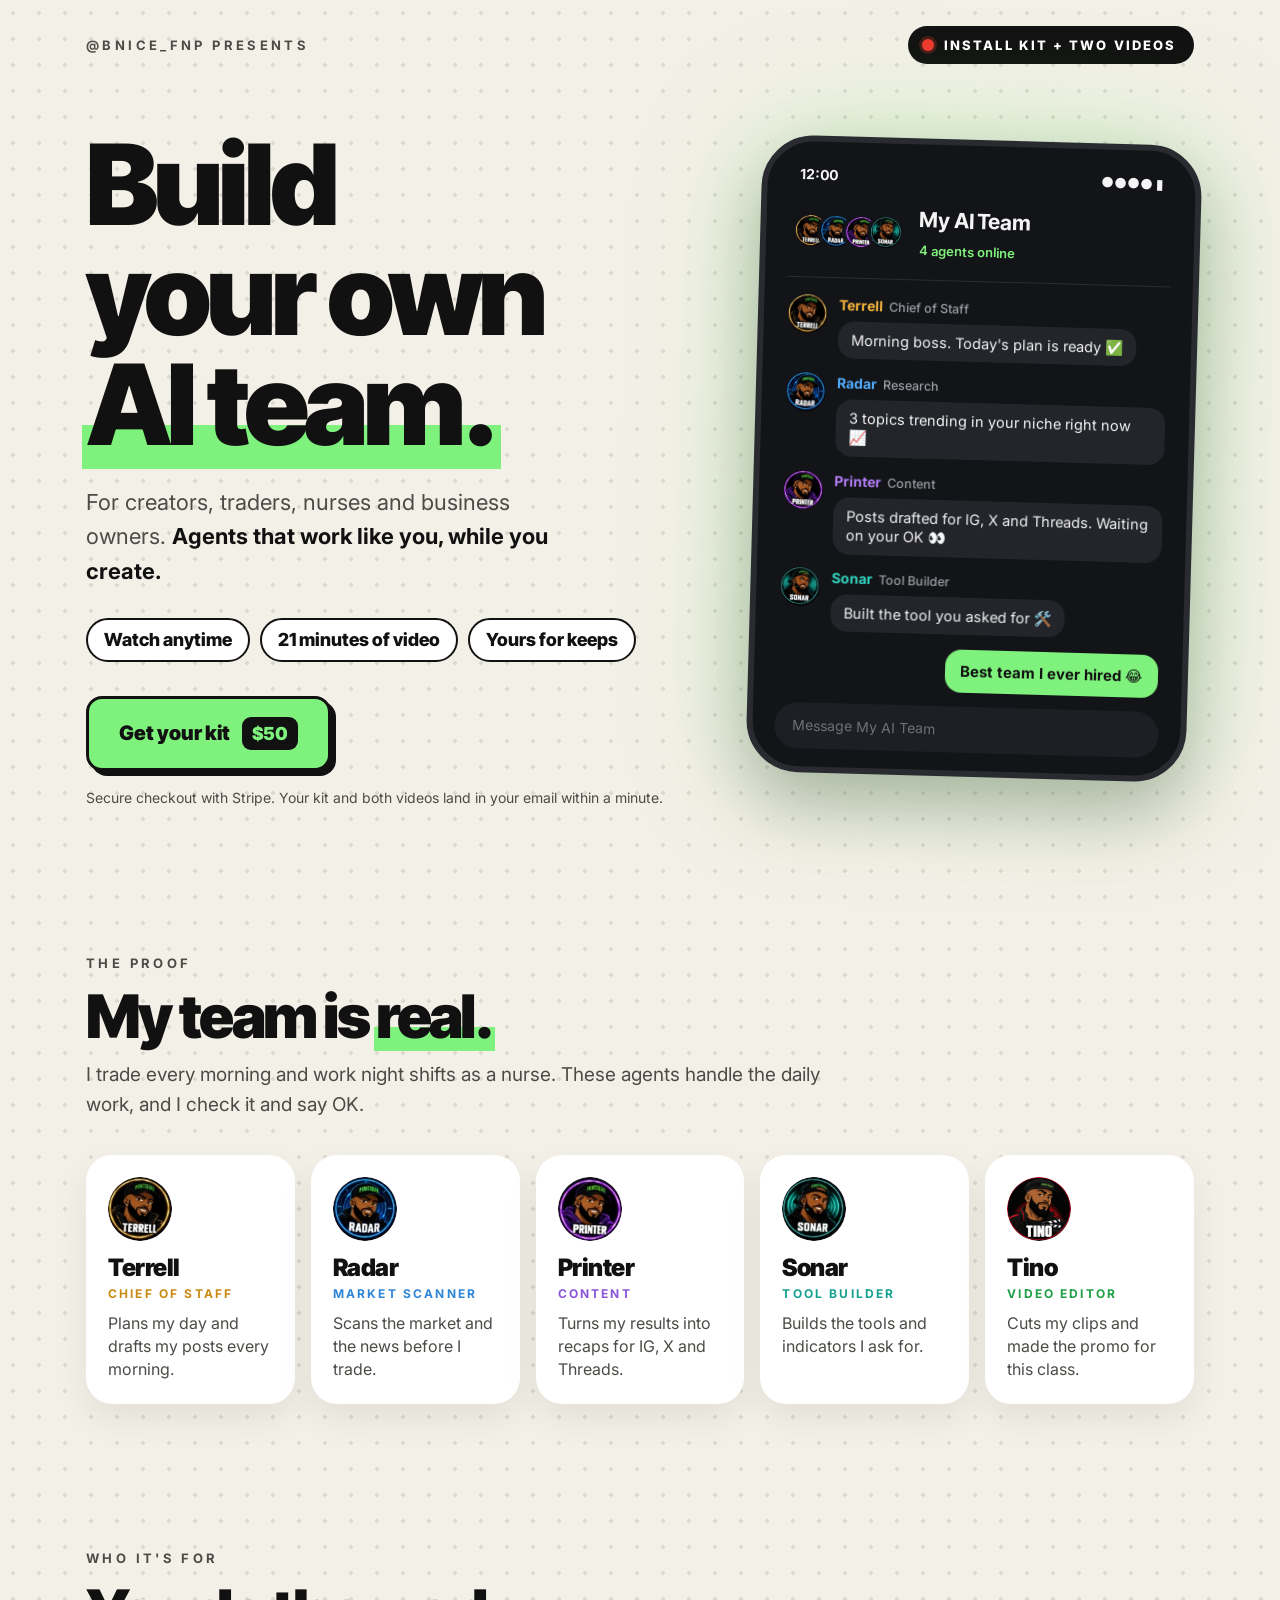
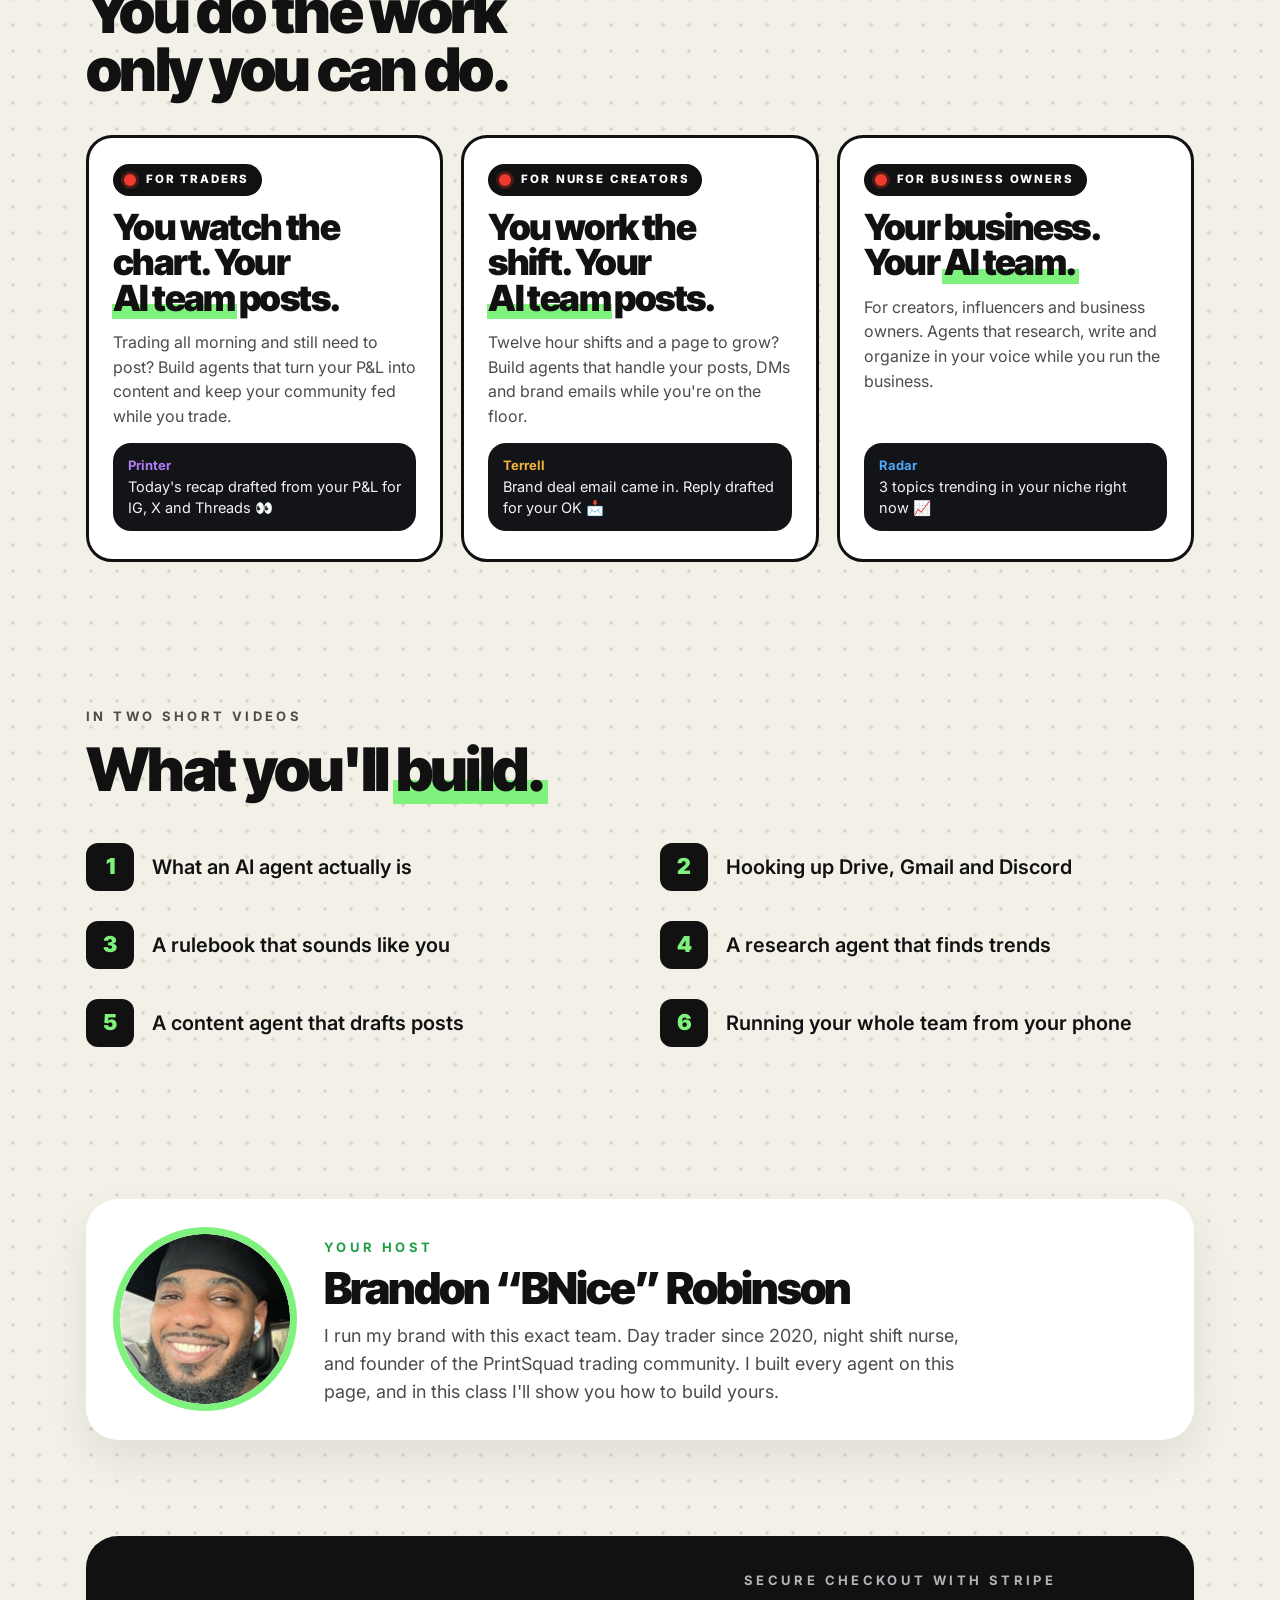
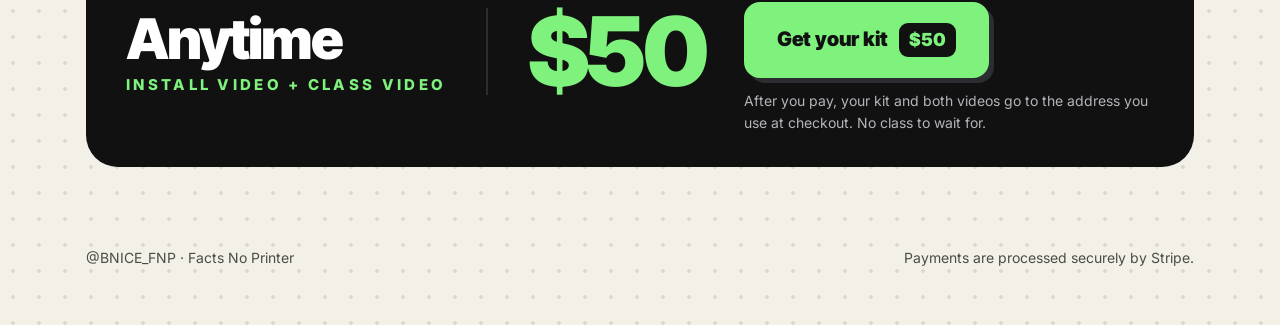
<file: aiclass/index.html>
<!doctype html>
<html lang="en">
<head>
<meta charset="utf-8">
<meta name="viewport" content="width=device-width,initial-scale=1">
<link rel="canonical" href="https://fnptrades.com/aiclass/">
<meta property="og:type" content="website">
<meta property="og:url" content="https://fnptrades.com/aiclass/">
<meta property="og:title" content="Build your own AI team | The kit, with BNice">
<meta property="og:description" content="Your install kit plus two videos, yours for keeps. $50. One app, one paste, no terminal. Build AI agents that plan your day, research trends, draft your posts and run while you sleep.">
<meta property="og:image" content="https://fnptrades.com/aiclass/og.jpg">
<meta name="twitter:card" content="summary_large_image">
<title>Build Your Own AI Team</title>
<meta name="claude:viewport-fit-sides" content="cover">
<meta name="description" content="Build your own AI team with Brandon “BNice” Robinson. Your install kit plus the install video and the class video, watch anytime. One app, one paste, no terminal. $50.">
<link rel="preconnect" href="https://fonts.googleapis.com">
<link rel="preconnect" href="https://fonts.gstatic.com" crossorigin>
<link rel="stylesheet" href="https://fonts.googleapis.com/css2?family=Inter+Tight:wght@700;800;900&family=Inter:wght@400;500;600;700&display=swap">
<style>
/* Layout: the class flyer as a page. Dotted cream ground, heavy black headlines with the lime band, the dark
   "My AI Team" phone chat as the proof, one black ticket bar that repeats the date, price and the Stripe button.
   Single look on purpose (his campaign cards are light), so every color is set explicitly. */
:root {
  --ground: #F3F0E7;
  --dot: #DCD9D0;
  --ink: #111111;
  --ink-soft: #4B4B47;
  --lime: #7FF27D;
  --lime-deep: #1E9E45;
  --paper: #FFFFFF;
  --phone: #131417;
  --bubble: #23252B;
  --phone-text: #F4F4F5;
  --phone-sub: #9A9CA3;
  --live: #F03A2E;
  --display: "Inter Tight", "Segoe UI", system-ui, sans-serif;
  --body: "Inter", "Segoe UI", system-ui, sans-serif;
  color-scheme: light;
}
* { box-sizing: border-box; }
img { max-width: 100%; }
body {
  margin: 0;
  background-color: var(--ground);
  background-image: radial-gradient(circle, var(--dot) 1.6px, transparent 2px);
  background-size: 26px 26px;
  color: var(--ink);
  font-family: var(--body);
  font-size: 17px;
  line-height: 1.55;
}
.wrap {
  max-width: 1140px;
  margin: 0 auto;
  padding-left: max(16px, env(safe-area-inset-left, 0px));
  padding-right: max(16px, env(safe-area-inset-right, 0px));
}
a { color: inherit; }
:focus-visible { outline: 3px solid var(--lime-deep); outline-offset: 3px; border-radius: 6px; }

.eyebrow { font-family: var(--body); font-weight: 700; font-size: 13px; letter-spacing: 0.26em; text-transform: uppercase; color: var(--ink-soft); }
.pill {
  display: inline-flex; align-items: center; gap: 10px; background: var(--ink); color: var(--paper);
  border-radius: 999px; padding: 9px 18px 9px 14px; font-weight: 800; font-size: 13px; letter-spacing: 0.16em; text-transform: uppercase;
}
.pill i { width: 12px; height: 12px; border-radius: 50%; background: var(--live); box-shadow: 0 0 0 3px rgba(240, 58, 46, 0.25); }
.band { position: relative; white-space: nowrap; isolation: isolate; }
.band::after {
  content: ""; position: absolute; left: -0.04em; right: -0.06em; bottom: 0.02em; height: 0.4em; background: var(--lime); z-index: -1;
}
h1, h2, h3 { font-family: var(--display); font-weight: 900; letter-spacing: -0.045em; line-height: 0.98; margin: 0; text-wrap: balance; }
h2 { font-size: clamp(36px, 5.4vw, 60px); }
p { margin: 0; }

/* buttons */
.btn {
  display: inline-flex; align-items: center; justify-content: center; gap: 12px; text-decoration: none;
  background: var(--lime); color: var(--ink); font-family: var(--display); font-weight: 900; font-size: 20px; letter-spacing: -0.01em;
  padding: 18px 30px; border-radius: 16px; border: 3px solid var(--ink); box-shadow: 5px 5px 0 var(--ink);
  transition: transform 0.12s ease, box-shadow 0.12s ease;
}
.btn:hover { transform: translate(-2px, -2px); box-shadow: 7px 7px 0 var(--ink); }
.btn:active { transform: translate(3px, 3px); box-shadow: 2px 2px 0 var(--ink); }
.btn .price { background: var(--ink); color: var(--lime); border-radius: 9px; padding: 3px 10px; font-size: 18px; }
.fine { font-size: 14px; color: var(--ink-soft); }

/* hero */
header.top { display: flex; justify-content: space-between; align-items: center; gap: 16px; padding-block: 26px 0; flex-wrap: wrap; }
.hero { display: grid; grid-template-columns: 1.15fr 0.85fr; gap: 56px; align-items: center; padding-block: 44px 72px; }
.hero > * { min-width: 0; }
.hero h1 { font-size: clamp(56px, 9vw, 112px); margin-top: 22px; }
.hero .lede { font-size: clamp(18px, 2vw, 22px); color: var(--ink-soft); margin-top: 26px; max-width: 34ch; }
.hero .lede b { color: var(--ink); }
.when { display: flex; flex-wrap: wrap; gap: 10px; margin-top: 30px; font-family: var(--display); font-weight: 800; font-size: 18px; }
.when span { background: var(--paper); border: 2px solid var(--ink); border-radius: 999px; padding: 6px 16px; white-space: nowrap; }
.cta-row { display: flex; flex-wrap: wrap; align-items: center; gap: 16px 22px; margin-top: 34px; }

/* phone */
.phone {
  background: var(--phone); border: 6px solid #2A2B30; border-radius: 52px; padding: 22px 22px 18px; color: var(--phone-text);
  box-shadow: 0 30px 70px rgba(0, 0, 0, 0.25), 0 0 120px rgba(127, 242, 125, 0.35); transform: rotate(1.6deg);
  max-width: 440px; margin-left: auto; width: 100%;
}
.status { display: flex; justify-content: space-between; font-weight: 700; font-size: 14px; padding: 0 10px; }
.chathead { display: flex; align-items: center; gap: 14px; padding: 16px 4px 16px; border-bottom: 1px solid #2A2C31; }
.stack { display: flex; }
.stack img { width: 38px; height: 38px; border-radius: 50%; border: 3px solid var(--phone); }
.stack img + img { margin-left: -13px; }
.chathead b { display: block; font-family: var(--display); font-size: 21px; letter-spacing: -0.01em; }
.chathead small { color: var(--lime); font-weight: 600; font-size: 13px; }
.msgs { display: flex; flex-direction: column; gap: 14px; padding: 16px 2px 14px; }
.msg { display: flex; gap: 11px; align-items: flex-start; animation: pop 0.5s cubic-bezier(.2, 1.4, .4, 1) both; }
.msg img { width: 40px; height: 40px; border-radius: 50%; flex-shrink: 0; }
.msg > div { min-width: 0; }
.who { font-size: 14px; font-weight: 700; }
.who em { font-style: normal; font-weight: 500; color: var(--phone-sub); font-size: 12.5px; margin-left: 6px; }
.bubble { background: var(--bubble); border-radius: 16px; padding: 9px 13px; font-size: 14.5px; line-height: 1.35; margin-top: 5px; }
.me { align-self: flex-end; background: var(--lime); color: var(--ink); font-weight: 700; border-radius: 16px; padding: 10px 15px; font-size: 15px; animation: pop 0.5s cubic-bezier(.2, 1.4, .4, 1) both; }
.compose { background: #1D1F24; color: #6E7078; border-radius: 999px; padding: 12px 18px; font-size: 14px; }
.msg:nth-child(1) { animation-delay: 0.15s; } .msg:nth-child(2) { animation-delay: 0.45s; }
.msg:nth-child(3) { animation-delay: 0.75s; } .msg:nth-child(4) { animation-delay: 1.05s; } .me { animation-delay: 1.4s; }
@keyframes pop { from { transform: translateY(14px) scale(0.94); } to { transform: none; } }

/* sections */
section { padding-block: 72px; }
.sec-head { display: flex; flex-direction: column; gap: 14px; margin-bottom: 36px; max-width: 760px; }
.sec-head p { font-size: 19px; color: var(--ink-soft); }

/* his team */
.team { display: grid; grid-template-columns: repeat(5, 1fr); gap: 16px; }
.agent { background: var(--paper); border-radius: 26px; padding: 22px; display: flex; flex-direction: column; gap: 14px; align-items: flex-start; box-shadow: 0 14px 34px rgba(0, 0, 0, 0.07); }
.agent img { width: 64px; height: 64px; border-radius: 50%; flex-shrink: 0; }
.agent > div { min-width: 0; }
.agent h3 { font-size: 24px; letter-spacing: -0.02em; line-height: 1.1; }
.agent .role { font-size: 12px; font-weight: 700; letter-spacing: 0.18em; text-transform: uppercase; margin-top: 4px; }
.agent p { margin-top: 8px; color: var(--ink-soft); font-size: 16px; line-height: 1.45; }

/* who it's for */
.for { display: grid; grid-template-columns: repeat(3, 1fr); gap: 18px; }
.for article { background: var(--paper); border: 3px solid var(--ink); border-radius: 26px; padding: 26px 24px 28px; display: flex; flex-direction: column; gap: 14px; min-width: 0; }
.for .tag { align-self: flex-start; font-size: 11.5px; padding: 7px 13px 7px 11px; }
.for h3 { font-size: clamp(30px, 3vw, 36px); }
.for p { color: var(--ink-soft); font-size: 16px; }
.for .ping { margin-top: auto; background: var(--phone); color: var(--phone-text); border-radius: 18px; padding: 13px 15px; font-size: 14.5px; line-height: 1.4; }
.for .ping b { display: block; font-size: 13px; margin-bottom: 3px; }

/* what you'll build */
.build { display: grid; grid-template-columns: 1fr 1fr; gap: 14px 40px; list-style: none; padding: 0; margin: 0; counter-reset: step; }
.build li { display: flex; gap: 18px; align-items: center; font-size: 20px; font-weight: 600; line-height: 1.3; padding-block: 8px; counter-increment: step; }
.build li::before {
  content: counter(step); width: 48px; height: 48px; flex-shrink: 0; border-radius: 12px; background: var(--ink); color: var(--lime);
  display: grid; place-items: center; font-family: var(--display); font-weight: 900; font-size: 22px;
}

/* host */
.host { display: grid; grid-template-columns: auto 1fr; gap: 34px; align-items: center; background: var(--paper); border-radius: 32px; padding: 34px; box-shadow: 0 18px 44px rgba(0, 0, 0, 0.08); }
.host img { width: 170px; height: 170px; border-radius: 50%; box-shadow: 0 0 0 7px var(--lime); }
.host > div { min-width: 0; }
.host .eyebrow { color: var(--lime-deep); }
.host h3 { font-size: clamp(30px, 4vw, 44px); margin-top: 8px; }
.host p { margin-top: 12px; font-size: 18px; color: var(--ink-soft); max-width: 60ch; }

/* ticket */
.ticket {
  background: var(--ink); color: var(--paper); border-radius: 32px; padding: 34px 40px; display: grid; grid-template-columns: auto auto 1fr;
  gap: 22px 40px; align-items: center;
}
.ticket > * { min-width: 0; }
.ticket .date { font-family: var(--display); font-weight: 900; font-size: clamp(38px, 5vw, 56px); letter-spacing: -0.04em; line-height: 1; }
.ticket .date small { display: block; font-family: var(--body); font-size: 15px; letter-spacing: 0.22em; color: var(--lime); margin-top: 10px; font-weight: 800; }
.ticket .amount { font-family: var(--display); font-weight: 900; font-size: clamp(64px, 8vw, 96px); letter-spacing: -0.06em; color: var(--lime); line-height: 0.9; padding-left: 40px; border-left: 2px solid #2C2D31; }
.ticket .go { display: flex; flex-direction: column; gap: 12px; align-items: flex-start; }
.ticket .go .eyebrow { color: #B3B5BA; }
.ticket .btn { border-color: var(--lime); box-shadow: 5px 5px 0 #2C2D31; }
.ticket .btn:hover { box-shadow: 7px 7px 0 #2C2D31; }

footer { padding-block: 40px 56px; display: flex; flex-wrap: wrap; justify-content: space-between; gap: 12px; color: var(--ink-soft); font-size: 14px; }

@media (max-width: 900px) {
  .hero { grid-template-columns: 1fr; gap: 44px; padding-block: 28px 48px; }
  .phone { margin: 0 auto; }
  .for { grid-template-columns: 1fr; }
  .team { grid-template-columns: repeat(2, 1fr); }
  .team .agent:last-child { grid-column: 1 / -1; }
  .agent { flex-direction: row; }
  .build { grid-template-columns: 1fr; }
  .ticket { grid-template-columns: 1fr auto; }
  .ticket .go { grid-column: 1 / -1; }
}
@media (max-width: 560px) {
  body { font-size: 16px; }
  section { padding-block: 52px; }
  .host { grid-template-columns: 1fr; padding: 26px; gap: 22px; }
  .host img { width: 120px; height: 120px; }
  .ticket { grid-template-columns: 1fr; padding: 28px 24px; }
  .team { grid-template-columns: 1fr; }
  .ticket .amount { padding-left: 0; border-left: 0; }
  .btn { width: 100%; }
  .build li { font-size: 18px; }
}
@media (prefers-reduced-motion: reduce) {
  .msg, .me { animation: none; }
  .btn { transition: none; }
}
</style>
</head>
<body>

<div class="wrap">
  <header class="top">
    <span class="eyebrow">@BNICE_FNP presents</span>
    <span class="pill"><i></i>Install kit + two videos</span>
  </header>

  <div class="hero">
    <div>
      <h1>Build your own <span class="band">AI team.</span></h1>
      <p class="lede">For creators, traders, nurses and business owners. <b>Agents that work like you, while you create.</b></p>
      <div class="when"><span>Watch anytime</span><span>21 minutes of video</span><span>Yours for keeps</span></div>
      <div class="cta-row">
        <a class="btn" href="https://buy.stripe.com/cNiaEXfH996n0Qh7OR8og00" target="_blank" rel="noopener">Get your kit <span class="price">$50</span></a>
        <span class="fine">Secure checkout with Stripe. Your kit and both videos land in your email within a minute.</span>
      </div>
    </div>

    <div class="phone" aria-label="Example chat with an AI team">
      <div class="status"><span>12:00</span><span>●●●● ▮</span></div>
      <div class="chathead">
        <div class="stack"><img src="img/terrell.png" alt=""><img src="img/radar.png" alt=""><img src="img/printer.png" alt=""><img src="img/sonar.png" alt=""></div>
        <div><b>My AI Team</b><small>4 agents online</small></div>
      </div>
      <div class="msgs">
        <div class="msg"><img src="img/terrell.png" alt="Terrell"><div><div class="who" style="color:#F2B33D">Terrell<em>Chief of Staff</em></div><div class="bubble">Morning boss. Today's plan is ready ✅</div></div></div>
        <div class="msg"><img src="img/radar.png" alt="Radar"><div><div class="who" style="color:#4FA8F7">Radar<em>Research</em></div><div class="bubble">3 topics trending in your niche right now 📈</div></div></div>
        <div class="msg"><img src="img/printer.png" alt="Printer"><div><div class="who" style="color:#B07CF5">Printer<em>Content</em></div><div class="bubble">Posts drafted for IG, X and Threads. Waiting on your OK 👀</div></div></div>
        <div class="msg"><img src="img/sonar.png" alt="Sonar"><div><div class="who" style="color:#2FD3C0">Sonar<em>Tool Builder</em></div><div class="bubble">Built the tool you asked for 🛠️</div></div></div>
        <div class="me">Best team I ever hired 😂</div>
      </div>
      <div class="compose">Message My AI Team</div>
    </div>
  </div>
</div>

<section>
  <div class="wrap">
    <div class="sec-head">
      <span class="eyebrow">The proof</span>
      <h2>My team is <span class="band">real.</span></h2>
      <p>I trade every morning and work night shifts as a nurse. These agents handle the daily work, and I check it and say OK.</p>
    </div>
    <div class="team">
      <div class="agent"><img src="img/terrell.png" alt=""><div><h3>Terrell</h3><div class="role" style="color:#C98A12">Chief of staff</div><p>Plans my day and drafts my posts every morning.</p></div></div>
      <div class="agent"><img src="img/radar.png" alt=""><div><h3>Radar</h3><div class="role" style="color:#2F86D6">Market scanner</div><p>Scans the market and the news before I trade.</p></div></div>
      <div class="agent"><img src="img/printer.png" alt=""><div><h3>Printer</h3><div class="role" style="color:#8B55D9">Content</div><p>Turns my results into recaps for IG, X and Threads.</p></div></div>
      <div class="agent"><img src="img/sonar.png" alt=""><div><h3>Sonar</h3><div class="role" style="color:#16A08F">Tool builder</div><p>Builds the tools and indicators I ask for.</p></div></div>
      <div class="agent"><img src="img/tino.png" alt=""><div><h3>Tino</h3><div class="role" style="color:var(--lime-deep)">Video editor</div><p>Cuts my clips and made the promo for this class.</p></div></div>
    </div>
  </div>
</section>

<section>
  <div class="wrap">
    <div class="sec-head">
      <span class="eyebrow">Who it's for</span>
      <h2>You do the work only you can do.</h2>
    </div>
    <div class="for">
      <article>
        <span class="pill tag"><i></i>For traders</span>
        <h3>You watch the chart. Your <span class="band">AI team</span> posts.</h3>
        <p>Trading all morning and still need to post? Build agents that turn your P&amp;L into content and keep your community fed while you trade.</p>
        <div class="ping"><b style="color:#B07CF5">Printer</b>Today's recap drafted from your P&amp;L for IG, X and Threads 👀</div>
      </article>
      <article>
        <span class="pill tag"><i></i>For nurse creators</span>
        <h3>You work the shift. Your <span class="band">AI team</span> posts.</h3>
        <p>Twelve hour shifts and a page to grow? Build agents that handle your posts, DMs and brand emails while you're on the floor.</p>
        <div class="ping"><b style="color:#F2B33D">Terrell</b>Brand deal email came in. Reply drafted for your OK 📩</div>
      </article>
      <article>
        <span class="pill tag"><i></i>For business owners</span>
        <h3>Your business. Your <span class="band">AI team.</span></h3>
        <p>For creators, influencers and business owners. Agents that research, write and organize in your voice while you run the business.</p>
        <div class="ping"><b style="color:#4FA8F7">Radar</b>3 topics trending in your niche right now 📈</div>
      </article>
    </div>
  </div>
</section>

<section>
  <div class="wrap">
    <div class="sec-head">
      <span class="eyebrow">In two short videos</span>
      <h2>What you'll <span class="band">build.</span></h2>
    </div>
    <ol class="build">
      <li>What an AI agent actually is</li>
      <li>Hooking up Drive, Gmail and Discord</li>
      <li>A rulebook that sounds like you</li>
      <li>A research agent that finds trends</li>
      <li>A content agent that drafts posts</li>
      <li>Running your whole team from your phone</li>
    </ol>
  </div>
</section>

<section>
  <div class="wrap">
    <div class="host">
      <img src="img/brandon.png" alt="Brandon “BNice” Robinson">
      <div>
        <span class="eyebrow">Your host</span>
        <h3>Brandon “BNice” Robinson</h3>
        <p>I run my brand with this exact team. Day trader since 2020, night shift nurse, and founder of the PrintSquad trading community. I built every agent on this page, and in this class I'll show you how to build yours.</p>
      </div>
    </div>
  </div>
</section>

<section style="padding-block: 24px 40px">
  <div class="wrap">
    <div class="ticket">
      <div class="date">Anytime<small>INSTALL VIDEO + CLASS VIDEO</small></div>
      <div class="amount">$50</div>
      <div class="go">
        <span class="eyebrow">Secure checkout with Stripe</span>
        <a class="btn" href="https://buy.stripe.com/cNiaEXfH996n0Qh7OR8og00" target="_blank" rel="noopener">Get your kit <span class="price">$50</span></a>
        <span class="fine" style="color:#B3B5BA">After you pay, your kit and both videos go to the address you use at checkout. No class to wait for.</span>
      </div>
    </div>
  </div>
</section>

<div class="wrap">
  <footer>
    <span>@BNICE_FNP · Facts No Printer</span>
    <span>Payments are processed securely by Stripe.</span>
  </footer>
</div>
</body>
</html>
</file>
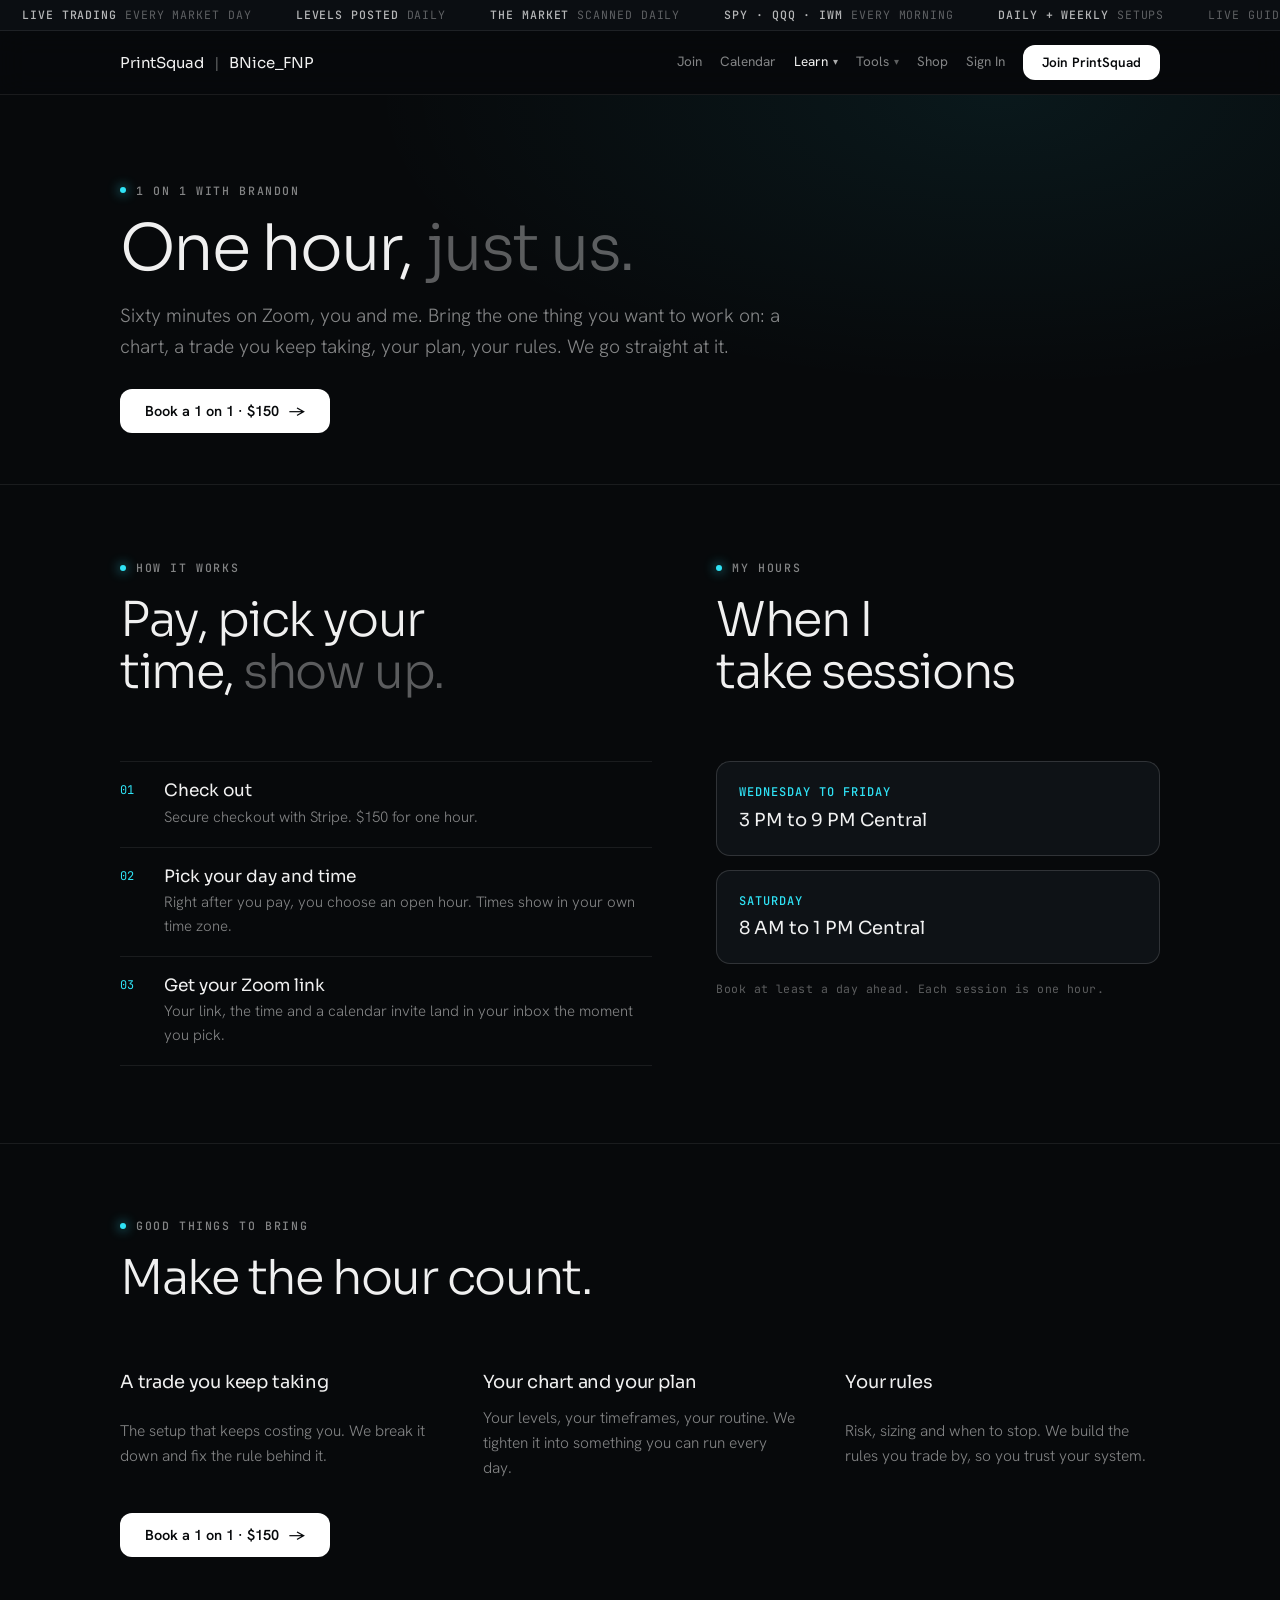
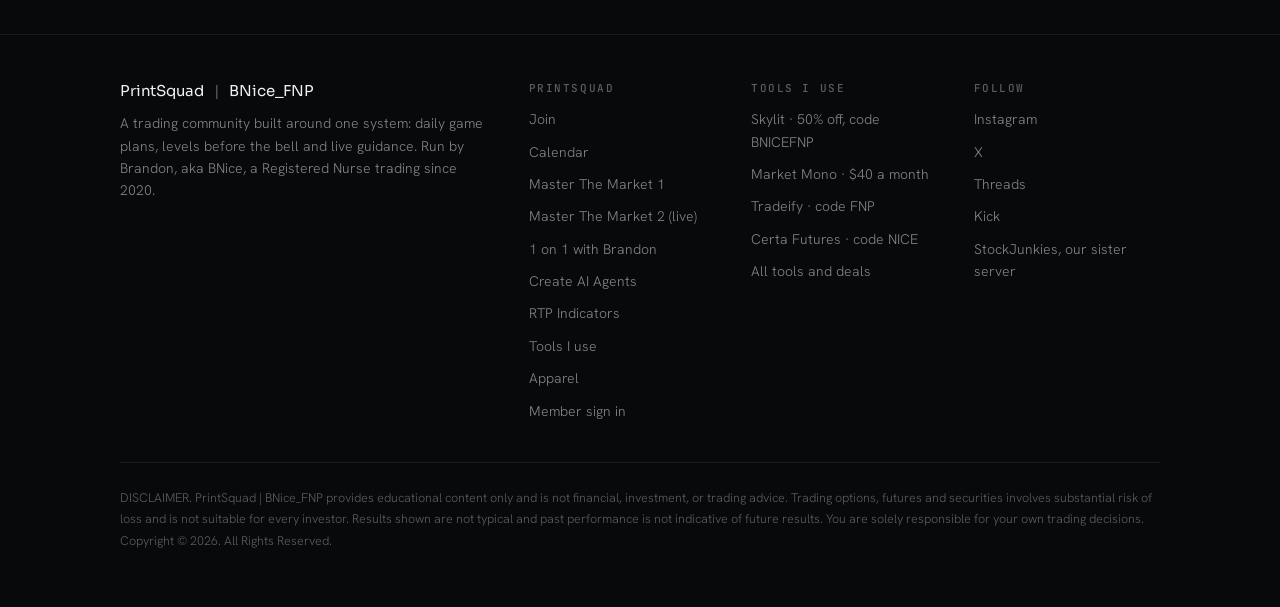
<file: book/index.html>
<!doctype html>
<html lang="en">
<head>
<meta charset="utf-8">
<meta name="viewport" content="width=device-width,initial-scale=1">
<title>1 on 1 with Brandon | PrintSquad</title>
<meta name="description" content="Book one hour on Zoom with Brandon, aka BNice. $150. Pay, then pick your day and time from his open hours.">
<meta property="og:type" content="website">
<meta property="og:site_name" content="PrintSquad">
<meta property="og:url" content="https://printsquad.net/book/">
<meta property="og:title" content="1 on 1 with Brandon | PrintSquad">
<meta property="og:description" content="Book one hour on Zoom with Brandon, aka BNice. $150. Pay, then pick your day and time from his open hours.">
<meta property="og:image" content="https://printsquad.net/assets/og/book.jpg">
<meta property="og:image:width" content="1200">
<meta property="og:image:height" content="630">
<meta name="twitter:card" content="summary_large_image">
<link rel="preconnect" href="https://fonts.googleapis.com">
<link rel="stylesheet" href="https://fonts.googleapis.com/css2?family=Sora:wght@200;300;400;600&family=Hanken+Grotesk:wght@300;400;500;600&family=JetBrains+Mono:wght@400;500&display=swap">
<link rel="stylesheet" href="/site.css">
</head>
<body>
<div class="tape" aria-hidden="true"><div class="tape-track">
  <span><b>LIVE TRADING</b> EVERY MARKET DAY</span><span><b>LEVELS POSTED</b> DAILY</span><span><b>THE MARKET</b> SCANNED DAILY</span><span><b>SPY · QQQ · IWM</b> EVERY MORNING</span><span><b>DAILY + WEEKLY</b> SETUPS</span><span>LIVE GUIDANCE <i>● ON</i></span><span><b>TRADING</b> SINCE 2020</span><span><b>1 ON 1 WITH BRANDON</b> $150 / HOUR</span><span><b>50% OFF</b> SKYLIT · CODE BNICEFNP</span><span><b>CODE FNP</b> TRADEIFY</span>
  <span><b>LIVE TRADING</b> EVERY MARKET DAY</span><span><b>LEVELS POSTED</b> DAILY</span><span><b>THE MARKET</b> SCANNED DAILY</span><span><b>SPY · QQQ · IWM</b> EVERY MORNING</span><span><b>DAILY + WEEKLY</b> SETUPS</span><span>LIVE GUIDANCE <i>● ON</i></span><span><b>TRADING</b> SINCE 2020</span><span><b>1 ON 1 WITH BRANDON</b> $150 / HOUR</span><span><b>50% OFF</b> SKYLIT · CODE BNICEFNP</span><span><b>CODE FNP</b> TRADEIFY</span>
</div></div>

<header class="hdr"><div class="wrap">
  <a class="brand" href="/">PrintSquad <s>|</s> BNice_FNP</a>
  <nav class="nav" aria-label="Site"><a href="/join/">Join</a><a href="/calendar/">Calendar</a><div class="dd"><a class="dd-btn" href="/learn/" aria-current="page" aria-haspopup="true">Learn<i aria-hidden="true">▾</i></a><div class="dd-menu"><a href="/learn/rtp-system/"><b>The RTP System</b><span>The Ebook</span></a><a href="/learn/class/"><b>Master The Market 1</b><span>The recorded course</span></a><a href="/learn/mentorship/"><b>Master The Market 2</b><span>Live with Chad and BNice, coming soon</span></a><a href="/book/"><b>Book a 1 on 1</b><span>One hour on Zoom</span></a><a href="/aiclass/"><b>Create AI Agents</b><span>The AI Agent Toolkit</span></a></div></div><div class="dd"><a class="dd-btn" href="/tools/" aria-haspopup="true">Tools<i aria-hidden="true">▾</i></a><div class="dd-menu"><a href="/indicators/"><b>RTP Indicators</b><span>The suite for TradingView</span></a><a href="/indicators/#free"><b>Free Indicators</b><span>Free on TradingView</span></a><a href="/tools/"><b>Tools I Use</b><span>Skylit, Market Mono, prop firms</span></a></div></div><a href="https://fnptrades.com/shop/">Shop</a><a href="/members/">Sign In</a></nav>
  <a class="btn btn-solid btn-sm" href="/join/">Join PrintSquad</a>
</div>
<nav class="nav-mobile" aria-label="Site"><div class="wrap"><a href="/join/">Join</a><a href="/calendar/">Calendar</a><a href="/learn/" aria-current="page">Learn</a><a href="/tools/">Tools</a><a href="https://fnptrades.com/shop/">Shop</a><a href="/members/">Sign In</a></div></nav>
</header>

<main id="top">
<section class="page-top"><div class="wrap">
  <div class="head">
    <span class="eyebrow">1 on 1 with Brandon</span>
    <h1>One hour, <span class="dim">just us.</span></h1>
    <p class="lede">Sixty minutes on Zoom, you and me. Bring the one thing you want to work on: a chart, a trade you keep taking, your plan, your rules. We go straight at it.</p>
    <div class="cta">
      <a class="btn btn-solid" href="https://buy.stripe.com/00w00j3YrbevdD32ux8og01" target="_blank" rel="noopener">Book a 1 on 1 · $150 <span aria-hidden="true">→</span></a>
    </div>
  </div>
</div></section>

<section class="rule tight"><div class="wrap split">
  <div>
    <div class="head"><span class="eyebrow">How it works</span><h2>Pay, pick your time, <span class="dim">show up.</span></h2></div>
    <ol class="how">
      <li><strong>Check out</strong><span>Secure checkout with Stripe. $150 for one hour.</span></li>
      <li><strong>Pick your day and time</strong><span>Right after you pay, you choose an open hour. Times show in your own time zone.</span></li>
      <li><strong>Get your Zoom link</strong><span>Your link, the time and a calendar invite land in your inbox the moment you pick.</span></li>
    </ol>
  </div>
  <div>
    <div class="head"><span class="eyebrow">My hours</span><h2>When I take sessions</h2></div>
    <div class="week-grid" style="grid-template-columns:minmax(0,1fr)">
      <div class="slot"><span class="when">Wednesday to Friday</span><strong>3 PM to 9 PM Central</strong></div>
      <div class="slot"><span class="when">Saturday</span><strong>8 AM to 1 PM Central</strong></div>
    </div>
    <p class="note" style="margin-top:16px">Book at least a day ahead. Each session is one hour.</p>
  </div>
</div></section>

<section class="rule tight"><div class="wrap">
  <div class="head"><span class="eyebrow">Good things to bring</span><h2>Make the hour count.</h2></div>
  <div class="three" style="margin-top:0;padding-top:0;border-top:0">
    <div><h3>A trade you keep taking</h3><p>The setup that keeps costing you. We break it down and fix the rule behind it.</p></div>
    <div><h3>Your chart and your plan</h3><p>Your levels, your timeframes, your routine. We tighten it into something you can run every day.</p></div>
    <div><h3>Your rules</h3><p>Risk, sizing and when to stop. We build the rules you trade by, so you trust your system.</p></div>
  </div>
  <div class="cta" style="margin-top:32px"><a class="btn btn-solid" href="https://buy.stripe.com/00w00j3YrbevdD32ux8og01" target="_blank" rel="noopener">Book a 1 on 1 · $150 <span aria-hidden="true">→</span></a></div>
</div></section>
</main>

<footer><div class="wrap">
  <div class="foot">
    <div><div class="brand" style="margin-bottom:14px">PrintSquad <s>|</s> BNice_FNP</div><p style="font-size:14px;color:var(--t3)">A trading community built around one system: daily game plans, levels before the bell and live guidance. Run by Brandon, aka BNice, a Registered Nurse trading since 2020.</p></div>
    <div><h4>PrintSquad</h4><ul><li><a href="/join/">Join</a></li><li><a href="/calendar/">Calendar</a></li><li><a href="/learn/class/">Master The Market 1</a></li><li><a href="/learn/mentorship/">Master The Market 2 (live)</a></li><li><a href="/book/">1 on 1 with Brandon</a></li><li><a href="/aiclass/">Create AI Agents</a></li><li><a href="/indicators/">RTP Indicators</a></li><li><a href="/tools/">Tools I use</a></li><li><a href="https://fnptrades.com/shop/">Apparel</a></li><li><a href="/members/">Member sign in</a></li></ul></div>
    <div><h4>Tools I use</h4><ul><li><a href="https://app.skylit.ai/products?ref=BNICEFNP" target="_blank" rel="sponsored noopener">Skylit · 50% off, code BNICEFNP</a></li><li><a href="https://whop.com/checkout/plan_psgRuvs8nuYvo?a=bnicefnp" target="_blank" rel="sponsored noopener">Market Mono · $40 a month</a></li><li><a href="https://tradeify.co/?ref=GKHED45U" target="_blank" rel="sponsored noopener">Tradeify · code FNP</a></li><li><a href="https://www.certafutures.com/?checkout=1&amp;ref=CF534EED9A1739" target="_blank" rel="sponsored noopener">Certa Futures · code NICE</a></li><li><a href="/tools/">All tools and deals</a></li></ul></div>
    <div><h4>Follow</h4><ul><li><a href="https://www.instagram.com/bnice_fnp/">Instagram</a></li><li><a href="https://x.com/Bnice_X_Fnp">X</a></li><li><a href="https://www.threads.net/@bnice_fnp">Threads</a></li><li><a href="https://kick.com/bnice-fnp">Kick</a></li><li><a href="https://whop.com/checkout/plan_VsYedL4dfEl0D?a=bnicefnp" target="_blank" rel="noopener">StockJunkies, our sister server</a></li></ul></div>
  </div>
  <p class="legal">DISCLAIMER. PrintSquad | BNice_FNP provides educational content only and is not financial, investment, or trading advice. Trading options, futures and securities involves substantial risk of loss and is not suitable for every investor. Results shown are not typical and past performance is not indicative of future results. You are solely responsible for your own trading decisions.<br>Copyright © 2026. All Rights Reserved.</p>
</div></footer>
<script>
// Ebook tracking (Brandon 2026-11-27): a link like /learn/rtp-system/?src=threads passes the channel to Stripe checkout,
// so each Ebook sale shows where it came from (client_reference_id + utm_source on the payment).
(function () {
  var ok = ["x", "threads", "instagram", "youtube", "kick", "email", "discord", "site"];
  var q = new URLSearchParams(location.search);
  var src = (q.get("src") || q.get("utm_source") || "").toLowerCase();
  // a sub tag counts too: discord_shop, discord_edu (2026-11-28, one link per Discord channel)
  if (!/^[a-z0-9_](1, 30)$/.test(src) || ok.indexOf(src.split("_")[0]) < 0) return;
  document.querySelectorAll("a[data-ebook]").forEach(function (a) {
    var u = new URL(a.href);
    u.searchParams.set("client_reference_id", "ebook_" + src);
    u.searchParams.set("utm_source", src);
    u.searchParams.set("utm_campaign", "ebook");
    a.href = u.toString();
  });
})();
document.querySelectorAll(".coupon button").forEach(function (b) {
  b.addEventListener("click", function () {
    var done = function () { b.textContent = "Copied"; setTimeout(function () { b.textContent = "Copy code"; }, 1600); };
    if (navigator.clipboard) navigator.clipboard.writeText(b.dataset.code).then(done, done); else done();
  });
});
</script>
</body>
</html>
</file>
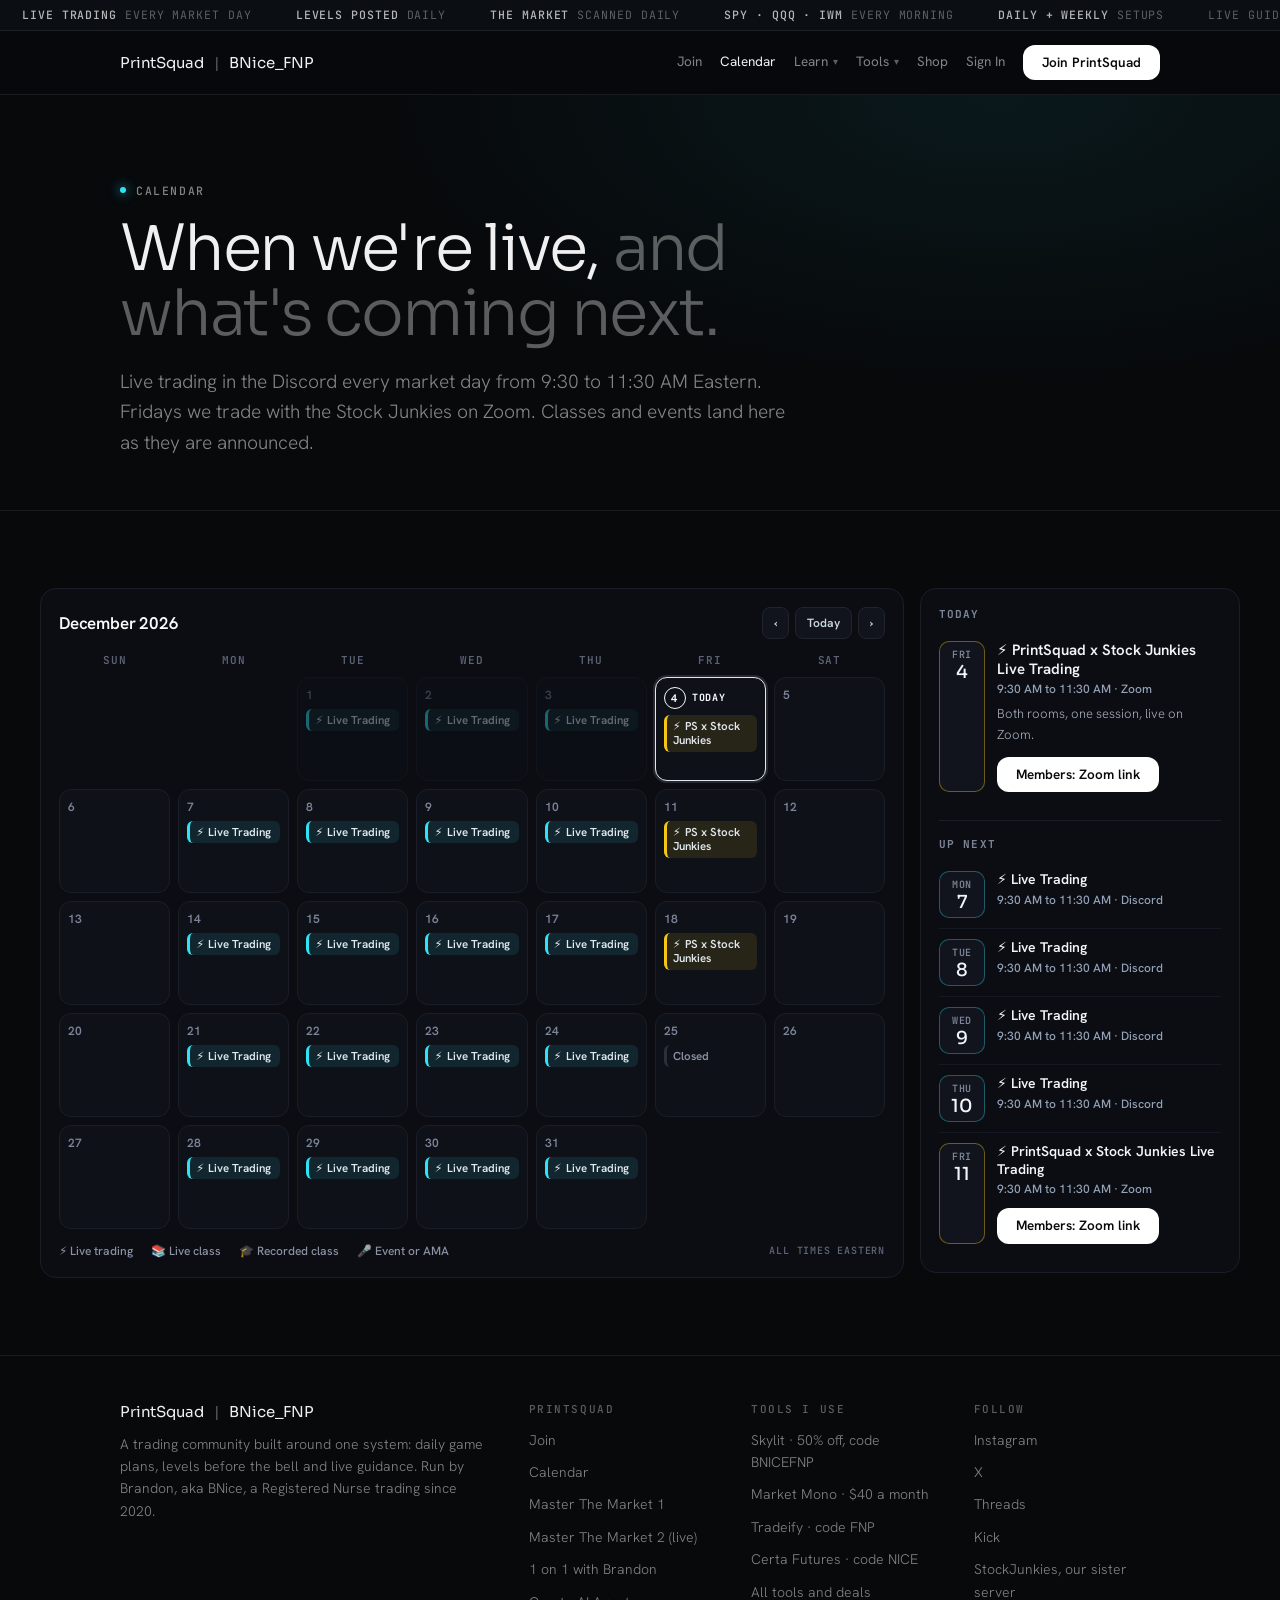
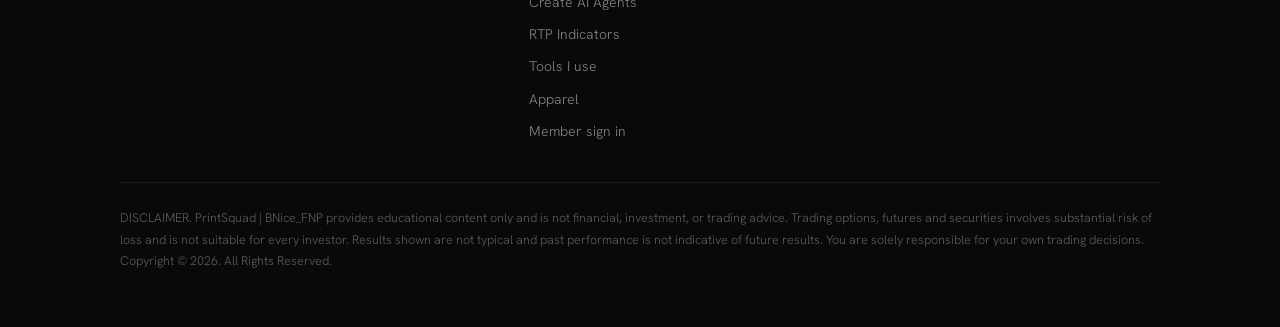
<file: calendar/index.html>
<!doctype html>
<html lang="en">
<head>
<meta charset="utf-8">
<meta name="viewport" content="width=device-width,initial-scale=1">
<title>Calendar | PrintSquad</title>
<meta name="description" content="When PrintSquad trades live, the Friday PrintSquad x Stock Junkies session, and every class and event.">
<meta property="og:type" content="website">
<meta property="og:site_name" content="PrintSquad">
<meta property="og:url" content="https://printsquad.net/calendar/">
<meta property="og:title" content="Calendar | PrintSquad">
<meta property="og:description" content="When PrintSquad trades live, the Friday PrintSquad x Stock Junkies session, and every class and event.">
<meta property="og:image" content="https://printsquad.net/assets/og/default.jpg">
<meta property="og:image:width" content="1200">
<meta property="og:image:height" content="630">
<meta name="twitter:card" content="summary_large_image">
<link rel="preconnect" href="https://fonts.googleapis.com">
<link rel="stylesheet" href="https://fonts.googleapis.com/css2?family=Sora:wght@200;300;400;600&family=Hanken+Grotesk:wght@300;400;500;600&family=JetBrains+Mono:wght@400;500&display=swap">
<link rel="stylesheet" href="/site.css">
</head>
<body>
<div class="tape" aria-hidden="true"><div class="tape-track">
  <span><b>LIVE TRADING</b> EVERY MARKET DAY</span><span><b>LEVELS POSTED</b> DAILY</span><span><b>THE MARKET</b> SCANNED DAILY</span><span><b>SPY · QQQ · IWM</b> EVERY MORNING</span><span><b>DAILY + WEEKLY</b> SETUPS</span><span>LIVE GUIDANCE <i>● ON</i></span><span><b>TRADING</b> SINCE 2020</span><span><b>1 ON 1 WITH BRANDON</b> $150 / HOUR</span><span><b>50% OFF</b> SKYLIT · CODE BNICEFNP</span><span><b>CODE FNP</b> TRADEIFY</span>
  <span><b>LIVE TRADING</b> EVERY MARKET DAY</span><span><b>LEVELS POSTED</b> DAILY</span><span><b>THE MARKET</b> SCANNED DAILY</span><span><b>SPY · QQQ · IWM</b> EVERY MORNING</span><span><b>DAILY + WEEKLY</b> SETUPS</span><span>LIVE GUIDANCE <i>● ON</i></span><span><b>TRADING</b> SINCE 2020</span><span><b>1 ON 1 WITH BRANDON</b> $150 / HOUR</span><span><b>50% OFF</b> SKYLIT · CODE BNICEFNP</span><span><b>CODE FNP</b> TRADEIFY</span>
</div></div>

<header class="hdr"><div class="wrap">
  <a class="brand" href="/">PrintSquad <s>|</s> BNice_FNP</a>
  <nav class="nav" aria-label="Site"><a href="/join/">Join</a><a href="/calendar/" aria-current="page">Calendar</a><div class="dd"><a class="dd-btn" href="/learn/" aria-haspopup="true">Learn<i aria-hidden="true">▾</i></a><div class="dd-menu"><a href="/learn/rtp-system/"><b>The RTP System</b><span>The Ebook</span></a><a href="/learn/class/"><b>Master The Market 1</b><span>The recorded course</span></a><a href="/learn/mentorship/"><b>Master The Market 2</b><span>Live with Chad and BNice, coming soon</span></a><a href="/book/"><b>Book a 1 on 1</b><span>One hour on Zoom</span></a><a href="/aiclass/"><b>Create AI Agents</b><span>The AI Agent Toolkit</span></a></div></div><div class="dd"><a class="dd-btn" href="/tools/" aria-haspopup="true">Tools<i aria-hidden="true">▾</i></a><div class="dd-menu"><a href="/indicators/"><b>RTP Indicators</b><span>The suite for TradingView</span></a><a href="/indicators/#free"><b>Free Indicators</b><span>Free on TradingView</span></a><a href="/tools/"><b>Tools I Use</b><span>Skylit, Market Mono, prop firms</span></a></div></div><a href="https://fnptrades.com/shop/">Shop</a><a href="/members/">Sign In</a></nav>
  <a class="btn btn-solid btn-sm" href="/join/">Join PrintSquad</a>
</div>
<nav class="nav-mobile" aria-label="Site"><div class="wrap"><a href="/join/">Join</a><a href="/calendar/" aria-current="page">Calendar</a><a href="/learn/">Learn</a><a href="/tools/">Tools</a><a href="https://fnptrades.com/shop/">Shop</a><a href="/members/">Sign In</a></div></nav>
</header>

<main id="top">
<section class="page-top"><div class="wrap">
  <div class="head">
    <span class="eyebrow">Calendar</span>
    <h1>When we're live, <span class="dim">and what's coming next.</span></h1>
    <p class="lede">Live trading in the Discord every market day from 9:30 to 11:30 AM Eastern. Fridays we trade with the Stock Junkies on Zoom. Classes and events land here as they are announced.</p>
  </div>
</div></section>

<section class="rule tight" aria-label="Session calendar"><div class="wrap kc-wrap">
  <div class="kc">
    <div class="kc-main">
      <div class="kc-top">
        <h3 id="kc-title">Session calendar</h3>
        <div class="kc-nav">
          <button type="button" id="kc-prev" aria-label="Previous month">‹</button>
          <button type="button" id="kc-today">Today</button>
          <button type="button" id="kc-next" aria-label="Next month">›</button>
        </div>
      </div>
      <div class="kc-grid" id="kc-grid" role="grid"></div>
      <div class="kc-legend">
        <span>⚡ Live trading</span>
        <span>📚 Live class</span>
        <span>🎓 Recorded class</span>
        <span>🎤 Event or AMA</span>
        <span class="tz">All times Eastern</span>
      </div>
    </div>
    <aside class="kc-side" aria-live="polite">
      <div id="kc-day"></div>
      <div class="kc-up">
        <h4>Up next</h4>
        <div id="kc-list"></div>
      </div>
    </aside>
  </div>
</div></section>

<script id="events-data" type="application/json">[]</script>
<script>
(function () {
  // Brandon 2026-11-28: same calendar, better looking. Sovereign style day cards, no "this week" counts; the side
  // column is the selected day plus what is up next. Weekly rhythm unchanged: Mon to Thu live on Discord 9:30 to 11:30
  // AM ET, Fridays PrintSquad x Stock Junkies on Zoom, market holidays closed, classes from data/events.json.
  var HOLIDAYS = {
    "2026-01-01":"New Year's Day","2026-01-19":"Martin Luther King Jr. Day","2026-02-16":"Presidents Day",
    "2026-04-03":"Good Friday","2026-05-25":"Memorial Day","2026-06-19":"Juneteenth","2026-07-03":"Independence Day",
    "2026-09-07":"Labor Day","2026-11-26":"Thanksgiving","2026-12-25":"Christmas",
    "2027-01-01":"New Year's Day","2027-01-18":"Martin Luther King Jr. Day","2027-02-15":"Presidents Day",
    "2027-03-26":"Good Friday","2027-05-31":"Memorial Day","2027-06-18":"Juneteenth","2027-07-05":"Independence Day",
    "2027-09-06":"Labor Day","2027-11-25":"Thanksgiving","2027-12-24":"Christmas"
  };
  var EXTRA = [];
  try { EXTRA = JSON.parse(document.getElementById("events-data").textContent) || []; } catch (e) {}
  function pad(n) { return (n < 10 ? "0" : "") + n; }
  function key(d) { return d.getFullYear() + "-" + pad(d.getMonth() + 1) + "-" + pad(d.getDate()); }
  function t12(hm) { var p = hm.split(":"), h = +p[0], m = p[1]; return (h % 12 || 12) + (m === "00" ? "" : ":" + m) + (h < 12 ? " AM" : " PM"); }

  function eventsOn(d) {
    var k = key(d), dow = d.getDay(), out = [];
    if (HOLIDAYS[k]) out.push({ kind: "closed", short: "Closed", title: "Market closed", time: "", where: HOLIDAYS[k] });
    else if (dow >= 1 && dow <= 4) out.push({ kind: "live", short: "Live Trading", title: "Live Trading", time: "9:30 AM", end: "11:30 AM", where: "Discord",
      about: "The open, traded together in the Discord with live guidance." });
    else if (dow === 5) out.push({ kind: "collab", short: "PS x Stock Junkies", title: "PrintSquad x Stock Junkies Live Trading", time: "9:30 AM", end: "11:30 AM", where: "Zoom",
      about: "Both rooms, one session, live on Zoom.", link: "/members/", cta: "Members: Zoom link" });
    EXTRA.forEach(function (e) {
      if (e.date === k) out.push({ kind: e.kind || "class", short: e.short || e.title, title: e.title,
        time: e.start ? t12(e.start) : "", end: e.end ? t12(e.end) : "", where: e.where || "", about: e.about || "", link: e.link, cta: e.cta });
    });
    return out;
  }

  var today = new Date(); today.setHours(0, 0, 0, 0);
  var view = new Date(today.getFullYear(), today.getMonth(), 1), selected = key(today);
  var qm = /[?&]m=(\d{4})-(\d{2})/.exec(location.search); if (qm) view = new Date(+qm[1], +qm[2] - 1, 1);
  var grid = document.getElementById("kc-grid");
  var MONTHS = ["January","February","March","April","May","June","July","August","September","October","November","December"];
  var DOW = ["Sun","Mon","Tue","Wed","Thu","Fri","Sat"];

  // Brandon 2026-11-28: like Google Calendar, every event is one small line with its emoji, so a day can hold several.
  // ⚡ live trading (Discord and the Friday Zoom), 📚 a live class, 🎓 a recorded class, 🎤 an event or AMA.
  var ICON = { live: "⚡", collab: "⚡", class: "📚", live_class: "📚", recorded: "🎓", event: "🎤", closed: "" };
  function cell(d) {
    var evs = eventsOn(d), k = key(d), isToday = +d === +today;
    var cls = "kc-day" + (d < today ? " past" : "") + (selected === k ? " sel" : "");
    var num = isToday ? '<span class="kc-num today"><b>' + d.getDate() + "</b>Today</span>" : '<span class="kc-num">' + d.getDate() + "</span>";
    var chips = evs.slice(0, 3).map(function (e) {
      return '<span class="kc-chip k-' + e.kind + '" title="' + e.title.replace(/"/g, "") + '">' + (ICON[e.kind] ? '<i>' + ICON[e.kind] + "</i>" : "") + e.short + "</span>";
    }).join("") + (evs.length > 3 ? '<span class="kc-more">+' + (evs.length - 3) + " more</span>" : "");
    return '<div class="' + cls + '" data-k="' + k + '" role="gridcell" tabindex="0">' + num + chips + "</div>";
  }

  function render() {
    document.getElementById("kc-title").textContent = MONTHS[view.getMonth()] + " " + view.getFullYear();
    var h = DOW.map(function (x) { return '<div class="kc-dow">' + x + "</div>"; }).join("");
    var start = new Date(view); start.setDate(1 - view.getDay());
    for (var i = 0; i < 42; i++) {
      var d = new Date(start); d.setDate(start.getDate() + i);
      if (i % 7 === 0 && i > 0 && d.getMonth() !== view.getMonth()) break;
      h += d.getMonth() === view.getMonth() ? cell(d) : '<div class="kc-day out"></div>';
    }
    grid.innerHTML = h;
  }

  function row(d, e, big) {
    var when = d.toLocaleDateString("en-US", { weekday: "short" }), n = d.getDate();
    return '<div class="kc-ev k-' + e.kind + (big ? " big" : "") + '"><div class="kc-date"><span>' + when + "</span><b>" + n + "</b></div>" +
      '<div class="kc-what"><b>' + (ICON[e.kind] ? ICON[e.kind] + " " : "") + e.title + "</b><span>" + [e.time && e.end ? e.time + " to " + e.end : e.time, e.where].filter(Boolean).join(" · ") + "</span>" +
      (big && e.about ? "<p>" + e.about + "</p>" : "") + (e.link ? '<a class="btn btn-solid btn-sm" href="' + e.link + '">' + (e.cta || "Sign up") + "</a>" : "") + "</div></div>";
  }

  function side() {
    var p = selected.split("-"), d = new Date(+p[0], +p[1] - 1, +p[2]), evs = eventsOn(d);
    var label = +d === +today ? "Today" : d.toLocaleDateString("en-US", { weekday: "long", month: "long", day: "numeric" });
    document.getElementById("kc-day").innerHTML = '<h4>' + label + "</h4>" +
      (evs.length ? evs.map(function (e) { return row(d, e, true); }).join("") : '<p class="kc-none">Nothing scheduled.</p>');
    var out = [], x = new Date(today); x.setDate(x.getDate() + 1);
    for (var i = 0; i < 45 && out.length < 5; i++) {
      eventsOn(x).forEach(function (e) { if (e.kind !== "closed" && out.length < 5) out.push(row(new Date(x), e, false)); });
      x.setDate(x.getDate() + 1);
    }
    document.getElementById("kc-list").innerHTML = out.join("");
  }

  function pick(k) { selected = k; render(); side(); }
  grid.addEventListener("click", function (ev) { var c = ev.target.closest(".kc-day[data-k]"); if (c) pick(c.dataset.k); });
  grid.addEventListener("keydown", function (ev) { var c = ev.target.closest(".kc-day[data-k]"); if (c && (ev.key === "Enter" || ev.key === " ")) { ev.preventDefault(); pick(c.dataset.k); } });
  document.getElementById("kc-prev").onclick = function () { view.setMonth(view.getMonth() - 1); render(); };
  document.getElementById("kc-next").onclick = function () { view.setMonth(view.getMonth() + 1); render(); };
  document.getElementById("kc-today").onclick = function () { view = new Date(today.getFullYear(), today.getMonth(), 1); pick(key(today)); };
  render(); side();
})();
</script>
</main>

<footer><div class="wrap">
  <div class="foot">
    <div><div class="brand" style="margin-bottom:14px">PrintSquad <s>|</s> BNice_FNP</div><p style="font-size:14px;color:var(--t3)">A trading community built around one system: daily game plans, levels before the bell and live guidance. Run by Brandon, aka BNice, a Registered Nurse trading since 2020.</p></div>
    <div><h4>PrintSquad</h4><ul><li><a href="/join/">Join</a></li><li><a href="/calendar/">Calendar</a></li><li><a href="/learn/class/">Master The Market 1</a></li><li><a href="/learn/mentorship/">Master The Market 2 (live)</a></li><li><a href="/book/">1 on 1 with Brandon</a></li><li><a href="/aiclass/">Create AI Agents</a></li><li><a href="/indicators/">RTP Indicators</a></li><li><a href="/tools/">Tools I use</a></li><li><a href="https://fnptrades.com/shop/">Apparel</a></li><li><a href="/members/">Member sign in</a></li></ul></div>
    <div><h4>Tools I use</h4><ul><li><a href="https://app.skylit.ai/products?ref=BNICEFNP" target="_blank" rel="sponsored noopener">Skylit · 50% off, code BNICEFNP</a></li><li><a href="https://whop.com/checkout/plan_psgRuvs8nuYvo?a=bnicefnp" target="_blank" rel="sponsored noopener">Market Mono · $40 a month</a></li><li><a href="https://tradeify.co/?ref=GKHED45U" target="_blank" rel="sponsored noopener">Tradeify · code FNP</a></li><li><a href="https://www.certafutures.com/?checkout=1&amp;ref=CF534EED9A1739" target="_blank" rel="sponsored noopener">Certa Futures · code NICE</a></li><li><a href="/tools/">All tools and deals</a></li></ul></div>
    <div><h4>Follow</h4><ul><li><a href="https://www.instagram.com/bnice_fnp/">Instagram</a></li><li><a href="https://x.com/Bnice_X_Fnp">X</a></li><li><a href="https://www.threads.net/@bnice_fnp">Threads</a></li><li><a href="https://kick.com/bnice-fnp">Kick</a></li><li><a href="https://whop.com/checkout/plan_VsYedL4dfEl0D?a=bnicefnp" target="_blank" rel="noopener">StockJunkies, our sister server</a></li></ul></div>
  </div>
  <p class="legal">DISCLAIMER. PrintSquad | BNice_FNP provides educational content only and is not financial, investment, or trading advice. Trading options, futures and securities involves substantial risk of loss and is not suitable for every investor. Results shown are not typical and past performance is not indicative of future results. You are solely responsible for your own trading decisions.<br>Copyright © 2026. All Rights Reserved.</p>
</div></footer>
<script>
// Ebook tracking (Brandon 2026-11-27): a link like /learn/rtp-system/?src=threads passes the channel to Stripe checkout,
// so each Ebook sale shows where it came from (client_reference_id + utm_source on the payment).
(function () {
  var ok = ["x", "threads", "instagram", "youtube", "kick", "email", "discord", "site"];
  var q = new URLSearchParams(location.search);
  var src = (q.get("src") || q.get("utm_source") || "").toLowerCase();
  // a sub tag counts too: discord_shop, discord_edu (2026-11-28, one link per Discord channel)
  if (!/^[a-z0-9_](1, 30)$/.test(src) || ok.indexOf(src.split("_")[0]) < 0) return;
  document.querySelectorAll("a[data-ebook]").forEach(function (a) {
    var u = new URL(a.href);
    u.searchParams.set("client_reference_id", "ebook_" + src);
    u.searchParams.set("utm_source", src);
    u.searchParams.set("utm_campaign", "ebook");
    a.href = u.toString();
  });
})();
document.querySelectorAll(".coupon button").forEach(function (b) {
  b.addEventListener("click", function () {
    var done = function () { b.textContent = "Copied"; setTimeout(function () { b.textContent = "Copy code"; }, 1600); };
    if (navigator.clipboard) navigator.clipboard.writeText(b.dataset.code).then(done, done); else done();
  });
});
</script>
</body>
</html>
</file>
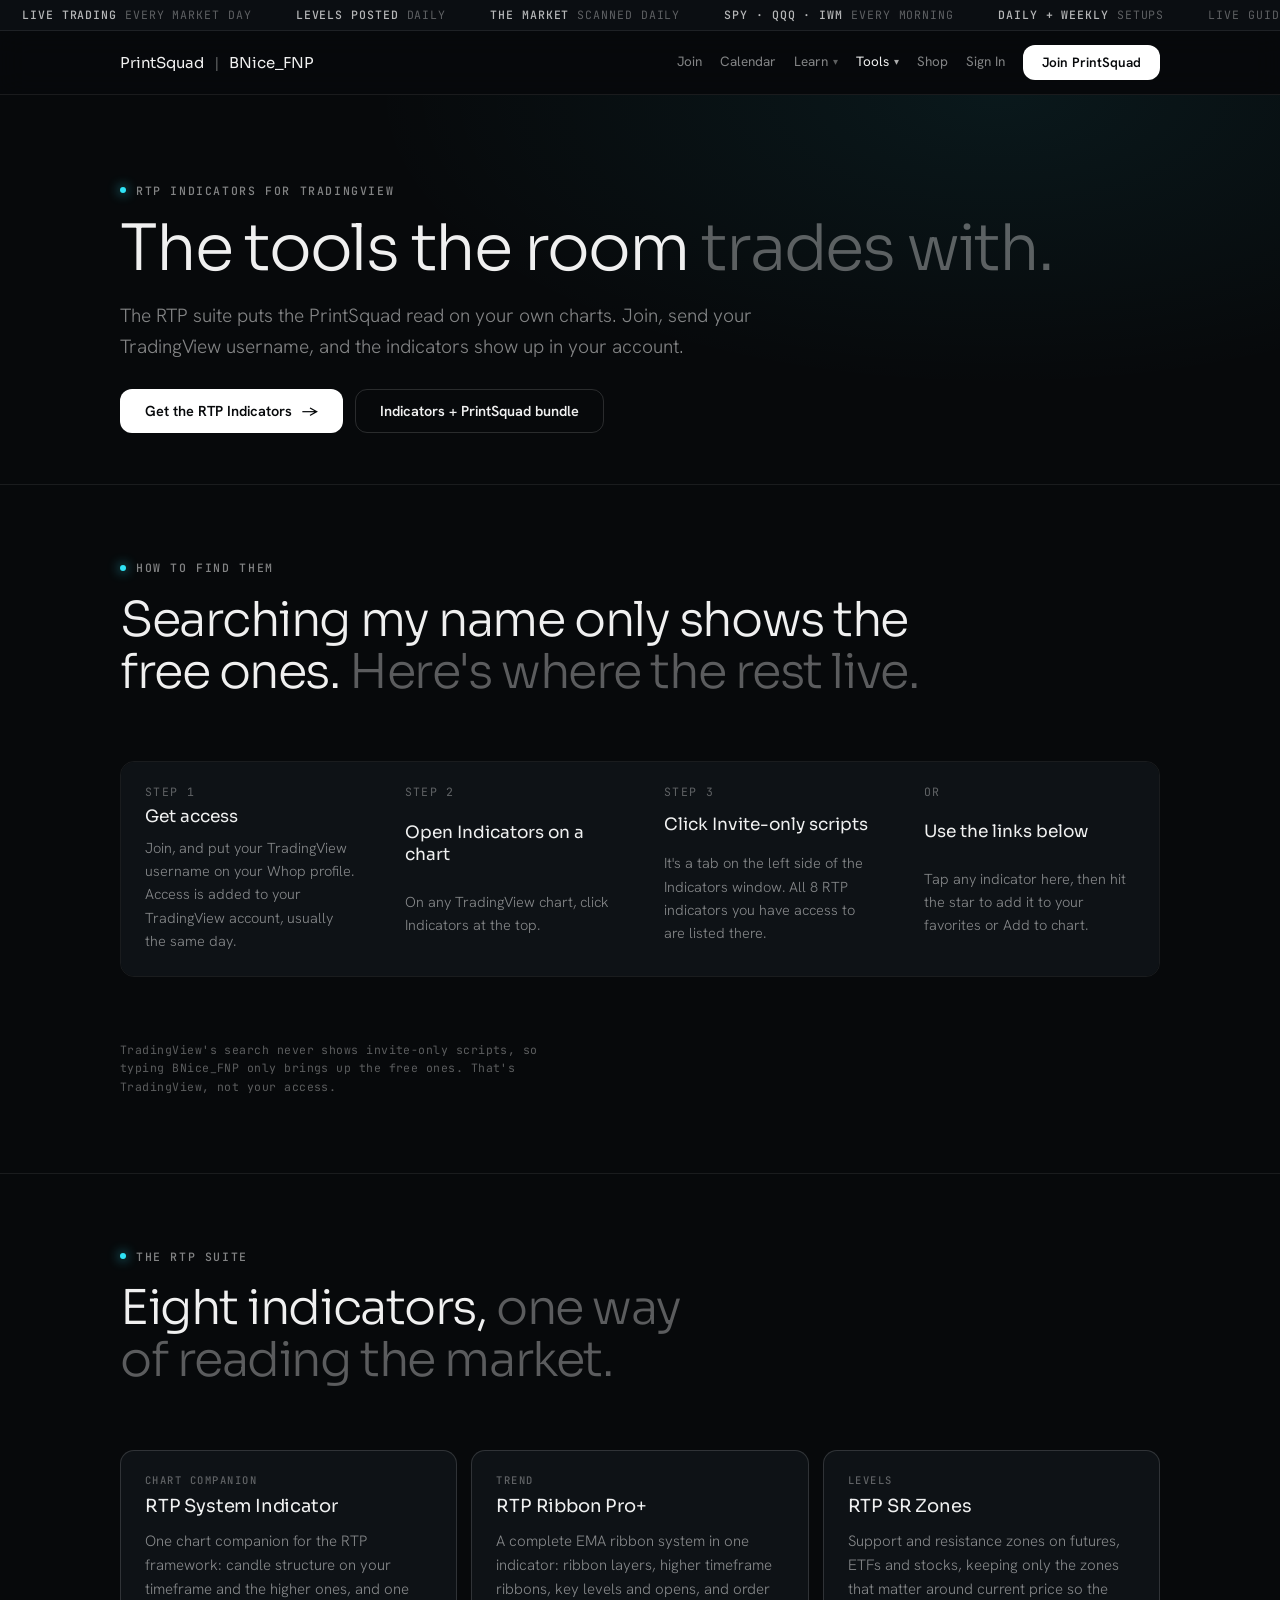
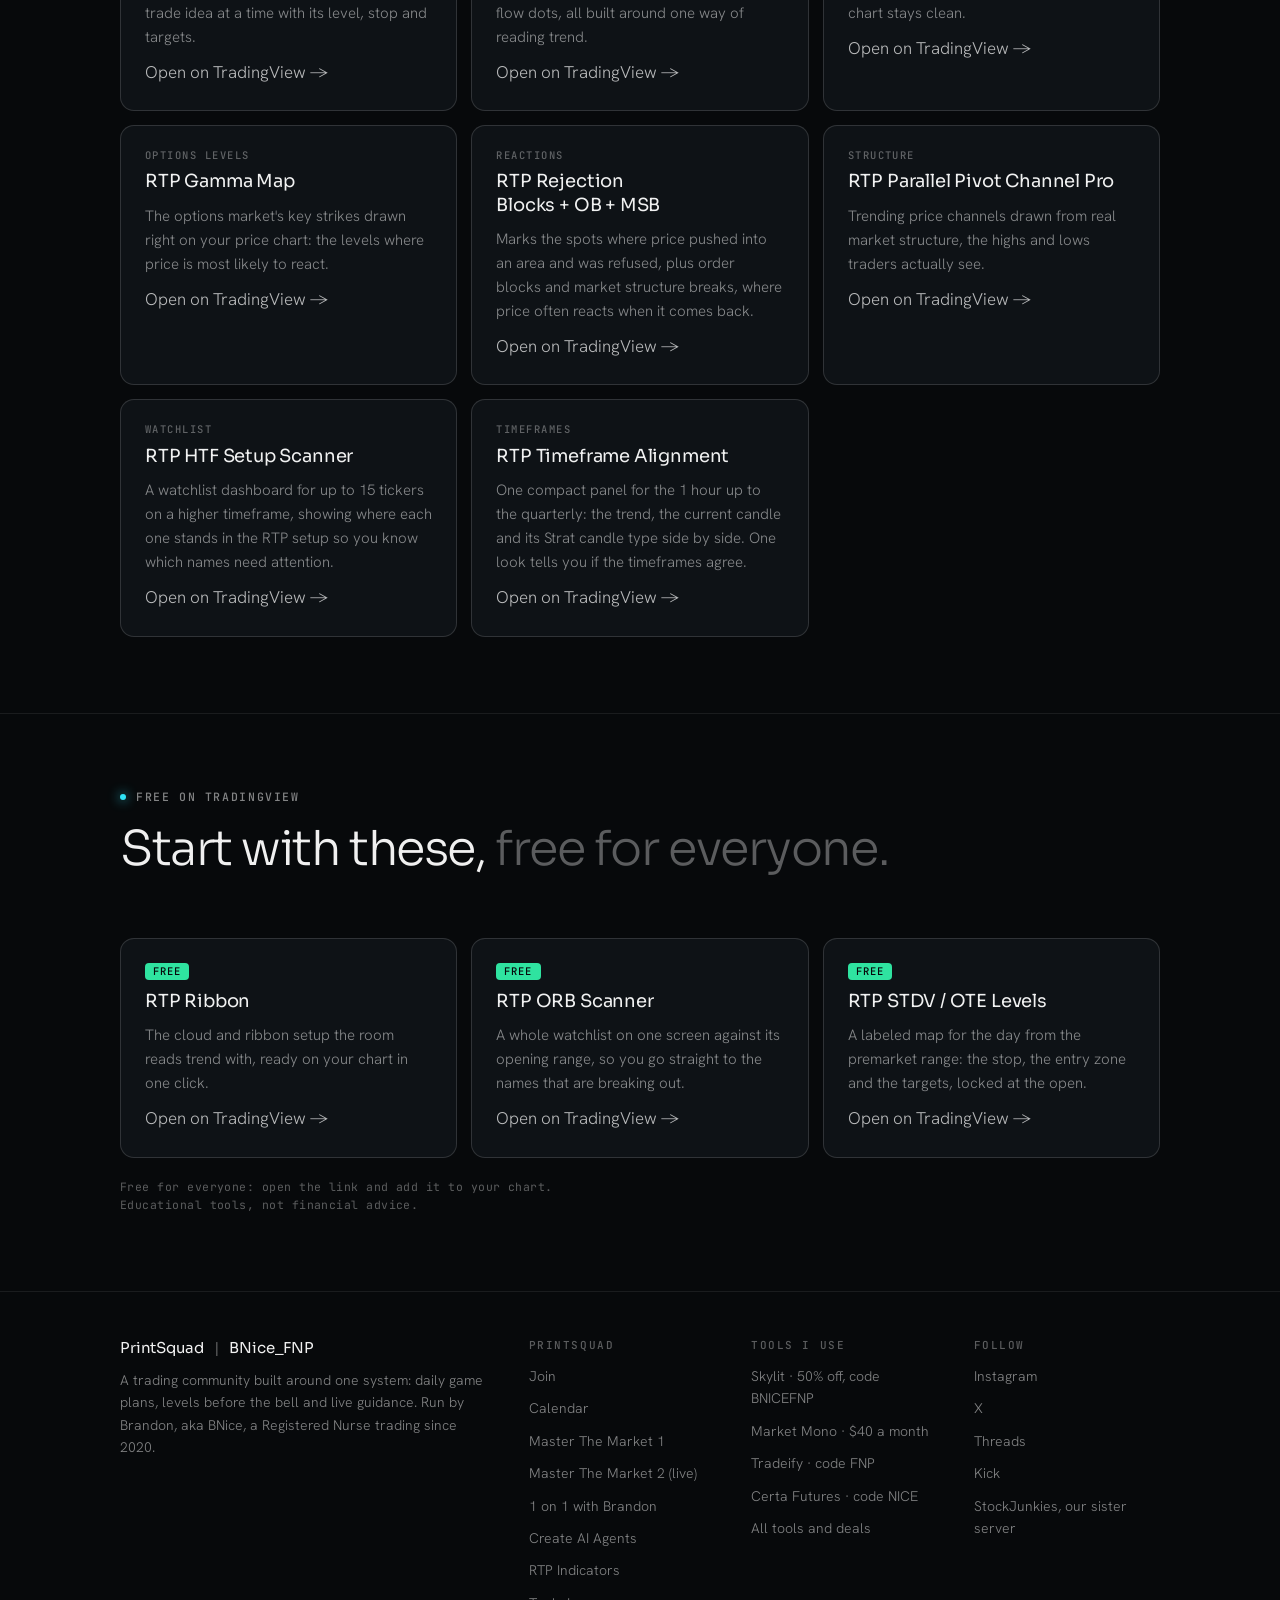
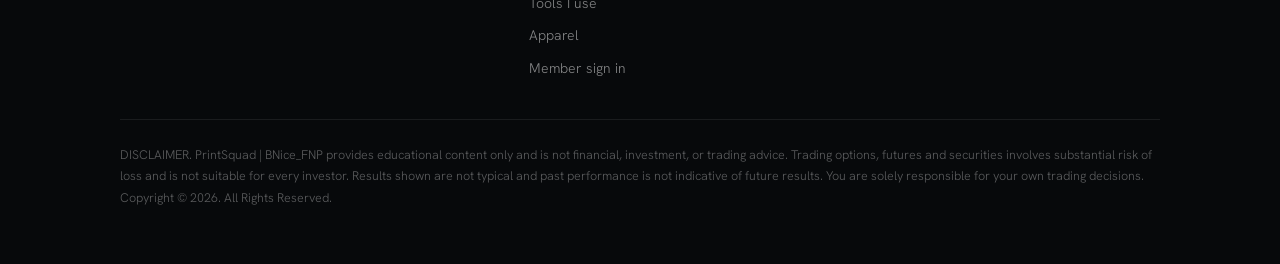
<file: indicators/index.html>
<!doctype html>
<html lang="en">
<head>
<meta charset="utf-8">
<meta name="viewport" content="width=device-width,initial-scale=1">
<title>RTP Indicators | PrintSquad</title>
<meta name="description" content="The RTP indicator suite for TradingView by BNice_FNP: the tools the PrintSquad trades with, plus the free ones.">
<meta property="og:type" content="website">
<meta property="og:site_name" content="PrintSquad">
<meta property="og:url" content="https://printsquad.net/indicators/">
<meta property="og:title" content="RTP Indicators | PrintSquad">
<meta property="og:description" content="The RTP indicator suite for TradingView by BNice_FNP: the tools the PrintSquad trades with, plus the free ones.">
<meta property="og:image" content="https://printsquad.net/assets/og/indicators.jpg">
<meta property="og:image:width" content="1200">
<meta property="og:image:height" content="630">
<meta name="twitter:card" content="summary_large_image">
<link rel="preconnect" href="https://fonts.googleapis.com">
<link rel="stylesheet" href="https://fonts.googleapis.com/css2?family=Sora:wght@200;300;400;600&family=Hanken+Grotesk:wght@300;400;500;600&family=JetBrains+Mono:wght@400;500&display=swap">
<link rel="stylesheet" href="/site.css">
</head>
<body>
<div class="tape" aria-hidden="true"><div class="tape-track">
  <span><b>LIVE TRADING</b> EVERY MARKET DAY</span><span><b>LEVELS POSTED</b> DAILY</span><span><b>THE MARKET</b> SCANNED DAILY</span><span><b>SPY · QQQ · IWM</b> EVERY MORNING</span><span><b>DAILY + WEEKLY</b> SETUPS</span><span>LIVE GUIDANCE <i>● ON</i></span><span><b>TRADING</b> SINCE 2020</span><span><b>1 ON 1 WITH BRANDON</b> $150 / HOUR</span><span><b>50% OFF</b> SKYLIT · CODE BNICEFNP</span><span><b>CODE FNP</b> TRADEIFY</span>
  <span><b>LIVE TRADING</b> EVERY MARKET DAY</span><span><b>LEVELS POSTED</b> DAILY</span><span><b>THE MARKET</b> SCANNED DAILY</span><span><b>SPY · QQQ · IWM</b> EVERY MORNING</span><span><b>DAILY + WEEKLY</b> SETUPS</span><span>LIVE GUIDANCE <i>● ON</i></span><span><b>TRADING</b> SINCE 2020</span><span><b>1 ON 1 WITH BRANDON</b> $150 / HOUR</span><span><b>50% OFF</b> SKYLIT · CODE BNICEFNP</span><span><b>CODE FNP</b> TRADEIFY</span>
</div></div>

<header class="hdr"><div class="wrap">
  <a class="brand" href="/">PrintSquad <s>|</s> BNice_FNP</a>
  <nav class="nav" aria-label="Site"><a href="/join/">Join</a><a href="/calendar/">Calendar</a><div class="dd"><a class="dd-btn" href="/learn/" aria-haspopup="true">Learn<i aria-hidden="true">▾</i></a><div class="dd-menu"><a href="/learn/rtp-system/"><b>The RTP System</b><span>The Ebook</span></a><a href="/learn/class/"><b>Master The Market 1</b><span>The recorded course</span></a><a href="/learn/mentorship/"><b>Master The Market 2</b><span>Live with Chad and BNice, coming soon</span></a><a href="/book/"><b>Book a 1 on 1</b><span>One hour on Zoom</span></a><a href="/aiclass/"><b>Create AI Agents</b><span>The AI Agent Toolkit</span></a></div></div><div class="dd"><a class="dd-btn" href="/tools/" aria-current="page" aria-haspopup="true">Tools<i aria-hidden="true">▾</i></a><div class="dd-menu"><a href="/indicators/"><b>RTP Indicators</b><span>The suite for TradingView</span></a><a href="/indicators/#free"><b>Free Indicators</b><span>Free on TradingView</span></a><a href="/tools/"><b>Tools I Use</b><span>Skylit, Market Mono, prop firms</span></a></div></div><a href="https://fnptrades.com/shop/">Shop</a><a href="/members/">Sign In</a></nav>
  <a class="btn btn-solid btn-sm" href="/join/">Join PrintSquad</a>
</div>
<nav class="nav-mobile" aria-label="Site"><div class="wrap"><a href="/join/">Join</a><a href="/calendar/">Calendar</a><a href="/learn/">Learn</a><a href="/tools/" aria-current="page">Tools</a><a href="https://fnptrades.com/shop/">Shop</a><a href="/members/">Sign In</a></div></nav>
</header>

<main id="top">
<section class="page-top"><div class="wrap">
  <div class="head">
    <span class="eyebrow">RTP Indicators for TradingView</span>
    <h1>The tools the room <span class="dim">trades with.</span></h1>
    <p class="lede">The RTP suite puts the PrintSquad read on your own charts. Join, send your TradingView username, and the indicators show up in your account.</p>
    <div class="cta">
      <a class="btn btn-solid" href="https://whop.com/masterthemarket/products/rtp-system-and-indicator-by-bnicefnp/">Get the RTP Indicators <span aria-hidden="true">→</span></a>
      <a class="btn btn-ghost" href="https://whop.com/masterthemarket/products/printsquad-rtp-system-bundle/">Indicators + PrintSquad bundle</a>
    </div>
  </div>
</div></section>

<section id="find" class="rule tight" aria-labelledby="find-title" style="scroll-margin-top:140px"><div class="wrap">
  <div class="head">
    <span class="eyebrow">How to find them</span>
    <h2 id="find-title">Searching my name only shows the free ones. <span class="dim">Here's where the rest live.</span></h2>
  </div>
  <div class="struct" style="margin-top:20px">
    <div><span class="k">Step 1</span><strong>Get access</strong><p>Join, and put your TradingView username on your Whop profile. Access is added to your TradingView account, usually the same day.</p></div>
    <div><span class="k">Step 2</span><strong>Open Indicators on a chart</strong><p>On any TradingView chart, click Indicators at the top.</p></div>
    <div><span class="k">Step 3</span><strong>Click Invite-only scripts</strong><p>It's a tab on the left side of the Indicators window. All 8 RTP indicators you have access to are listed there.</p></div>
    <div><span class="k">Or</span><strong>Use the links below</strong><p>Tap any indicator here, then hit the star to add it to your favorites or Add to chart.</p></div>
  </div>
  <p class="note" style="margin-top:14px">TradingView's search never shows invite-only scripts, so typing BNice_FNP only brings up the free ones. That's TradingView, not your access.</p>
</div></section>

<section class="rule tight" aria-labelledby="suite-title"><div class="wrap">
  <div class="head">
    <span class="eyebrow">The RTP suite</span>
    <h2 id="suite-title">Eight indicators, <span class="dim">one way of reading the market.</span></h2>
  </div>
  <div class="ind-grid">
    <article class="ind"><span class="k">Chart companion</span><h3>RTP System Indicator</h3><p>One chart companion for the RTP framework: candle structure on your timeframe and the higher ones, and one trade idea at a time with its level, stop and targets.</p><a class="go-arrow" href="https://www.tradingview.com/script/JhByeY2l-RTP-System-Indicator-BNice-FNP/" target="_blank" rel="noopener">Open on TradingView &rarr;</a></article>
    <article class="ind"><span class="k">Trend</span><h3>RTP Ribbon Pro+</h3><p>A complete EMA ribbon system in one indicator: ribbon layers, higher timeframe ribbons, key levels and opens, and order flow dots, all built around one way of reading trend.</p><a class="go-arrow" href="https://www.tradingview.com/script/mCUVlCbx-RTP-Ribbon-Pro-BNice-FNP/" target="_blank" rel="noopener">Open on TradingView &rarr;</a></article>
    <article class="ind"><span class="k">Levels</span><h3>RTP SR Zones</h3><p>Support and resistance zones on futures, ETFs and stocks, keeping only the zones that matter around current price so the chart stays clean.</p><a class="go-arrow" href="https://www.tradingview.com/script/Kpe7hZAl-RTP-SR-Zones-BNice-FNP/" target="_blank" rel="noopener">Open on TradingView &rarr;</a></article>
    <article class="ind"><span class="k">Options levels</span><h3>RTP Gamma Map</h3><p>The options market's key strikes drawn right on your price chart: the levels where price is most likely to react.</p><a class="go-arrow" href="https://www.tradingview.com/script/HemEDRjR-RTP-Gamma-Map-BNice-FNP/" target="_blank" rel="noopener">Open on TradingView &rarr;</a></article>
    <article class="ind"><span class="k">Reactions</span><h3>RTP Rejection Blocks + OB + MSB</h3><p>Marks the spots where price pushed into an area and was refused, plus order blocks and market structure breaks, where price often reacts when it comes back.</p><a class="go-arrow" href="https://www.tradingview.com/script/rT7kACrJ-RTP-Rejection-Blocks-OB-MSB-BNice-FNP/" target="_blank" rel="noopener">Open on TradingView &rarr;</a></article>
    <article class="ind"><span class="k">Structure</span><h3>RTP Parallel Pivot Channel Pro</h3><p>Trending price channels drawn from real market structure, the highs and lows traders actually see.</p><a class="go-arrow" href="https://www.tradingview.com/script/kWbdnToD-RTP-Parallel-Pivot-Channel-Pro-BNice-FNP/" target="_blank" rel="noopener">Open on TradingView &rarr;</a></article>
    <article class="ind"><span class="k">Watchlist</span><h3>RTP HTF Setup Scanner</h3><p>A watchlist dashboard for up to 15 tickers on a higher timeframe, showing where each one stands in the RTP setup so you know which names need attention.</p><a class="go-arrow" href="https://www.tradingview.com/script/OGP8vrdj-RTP-HTF-Setup-Scanner-BNice-FNP/" target="_blank" rel="noopener">Open on TradingView &rarr;</a></article>
    <article class="ind"><span class="k">Timeframes</span><h3>RTP Timeframe Alignment</h3><p>One compact panel for the 1 hour up to the quarterly: the trend, the current candle and its Strat candle type side by side. One look tells you if the timeframes agree.</p><a class="go-arrow" href="https://www.tradingview.com/script/7OJzwKYv-RTP-Timeframe-Alignment-BNice-FNP/" target="_blank" rel="noopener">Open on TradingView &rarr;</a></article>
  </div>
</div></section>

<section id="free" class="rule tight" aria-labelledby="free-title" style="scroll-margin-top:140px"><div class="wrap">
  <div class="head">
    <span class="eyebrow">Free on TradingView</span>
    <h2 id="free-title">Start with these, <span class="dim">free for everyone.</span></h2>
  </div>
  <div class="ind-grid">
    <article class="ind"><span class="free">FREE</span><h3>RTP Ribbon</h3><p>The cloud and ribbon setup the room reads trend with, ready on your chart in one click.</p><a class="go-arrow" href="https://www.tradingview.com/script/SoSiaTgN-RTP-Ribbon-BNice-FNP/" target="_blank" rel="noopener">Open on TradingView &rarr;</a></article>
    <article class="ind"><span class="free">FREE</span><h3>RTP ORB Scanner</h3><p>A whole watchlist on one screen against its opening range, so you go straight to the names that are breaking out.</p><a class="go-arrow" href="https://www.tradingview.com/script/0exCdMuc-RTP-ORB-Scanner-BNice-FNP/" target="_blank" rel="noopener">Open on TradingView &rarr;</a></article>
    <article class="ind"><span class="free">FREE</span><h3>RTP STDV / OTE Levels</h3><p>A labeled map for the day from the premarket range: the stop, the entry zone and the targets, locked at the open.</p><a class="go-arrow" href="https://www.tradingview.com/script/2SySW1Xb-RTP-STDV-OTE-Levels-BNice-FNP/" target="_blank" rel="noopener">Open on TradingView &rarr;</a></article>
  </div>
  <p class="note" style="margin-top:20px">Free for everyone: open the link and add it to your chart. Educational tools, not financial advice.</p>
</div></section>
</main>

<footer><div class="wrap">
  <div class="foot">
    <div><div class="brand" style="margin-bottom:14px">PrintSquad <s>|</s> BNice_FNP</div><p style="font-size:14px;color:var(--t3)">A trading community built around one system: daily game plans, levels before the bell and live guidance. Run by Brandon, aka BNice, a Registered Nurse trading since 2020.</p></div>
    <div><h4>PrintSquad</h4><ul><li><a href="/join/">Join</a></li><li><a href="/calendar/">Calendar</a></li><li><a href="/learn/class/">Master The Market 1</a></li><li><a href="/learn/mentorship/">Master The Market 2 (live)</a></li><li><a href="/book/">1 on 1 with Brandon</a></li><li><a href="/aiclass/">Create AI Agents</a></li><li><a href="/indicators/">RTP Indicators</a></li><li><a href="/tools/">Tools I use</a></li><li><a href="https://fnptrades.com/shop/">Apparel</a></li><li><a href="/members/">Member sign in</a></li></ul></div>
    <div><h4>Tools I use</h4><ul><li><a href="https://app.skylit.ai/products?ref=BNICEFNP" target="_blank" rel="sponsored noopener">Skylit · 50% off, code BNICEFNP</a></li><li><a href="https://whop.com/checkout/plan_psgRuvs8nuYvo?a=bnicefnp" target="_blank" rel="sponsored noopener">Market Mono · $40 a month</a></li><li><a href="https://tradeify.co/?ref=GKHED45U" target="_blank" rel="sponsored noopener">Tradeify · code FNP</a></li><li><a href="https://www.certafutures.com/?checkout=1&amp;ref=CF534EED9A1739" target="_blank" rel="sponsored noopener">Certa Futures · code NICE</a></li><li><a href="/tools/">All tools and deals</a></li></ul></div>
    <div><h4>Follow</h4><ul><li><a href="https://www.instagram.com/bnice_fnp/">Instagram</a></li><li><a href="https://x.com/Bnice_X_Fnp">X</a></li><li><a href="https://www.threads.net/@bnice_fnp">Threads</a></li><li><a href="https://kick.com/bnice-fnp">Kick</a></li><li><a href="https://whop.com/checkout/plan_VsYedL4dfEl0D?a=bnicefnp" target="_blank" rel="noopener">StockJunkies, our sister server</a></li></ul></div>
  </div>
  <p class="legal">DISCLAIMER. PrintSquad | BNice_FNP provides educational content only and is not financial, investment, or trading advice. Trading options, futures and securities involves substantial risk of loss and is not suitable for every investor. Results shown are not typical and past performance is not indicative of future results. You are solely responsible for your own trading decisions.<br>Copyright © 2026. All Rights Reserved.</p>
</div></footer>
<script>
// Ebook tracking (Brandon 2026-11-27): a link like /learn/rtp-system/?src=threads passes the channel to Stripe checkout,
// so each Ebook sale shows where it came from (client_reference_id + utm_source on the payment).
(function () {
  var ok = ["x", "threads", "instagram", "youtube", "kick", "email", "discord", "site"];
  var q = new URLSearchParams(location.search);
  var src = (q.get("src") || q.get("utm_source") || "").toLowerCase();
  // a sub tag counts too: discord_shop, discord_edu (2026-11-28, one link per Discord channel)
  if (!/^[a-z0-9_](1, 30)$/.test(src) || ok.indexOf(src.split("_")[0]) < 0) return;
  document.querySelectorAll("a[data-ebook]").forEach(function (a) {
    var u = new URL(a.href);
    u.searchParams.set("client_reference_id", "ebook_" + src);
    u.searchParams.set("utm_source", src);
    u.searchParams.set("utm_campaign", "ebook");
    a.href = u.toString();
  });
})();
document.querySelectorAll(".coupon button").forEach(function (b) {
  b.addEventListener("click", function () {
    var done = function () { b.textContent = "Copied"; setTimeout(function () { b.textContent = "Copy code"; }, 1600); };
    if (navigator.clipboard) navigator.clipboard.writeText(b.dataset.code).then(done, done); else done();
  });
});
</script>
</body>
</html>
</file>
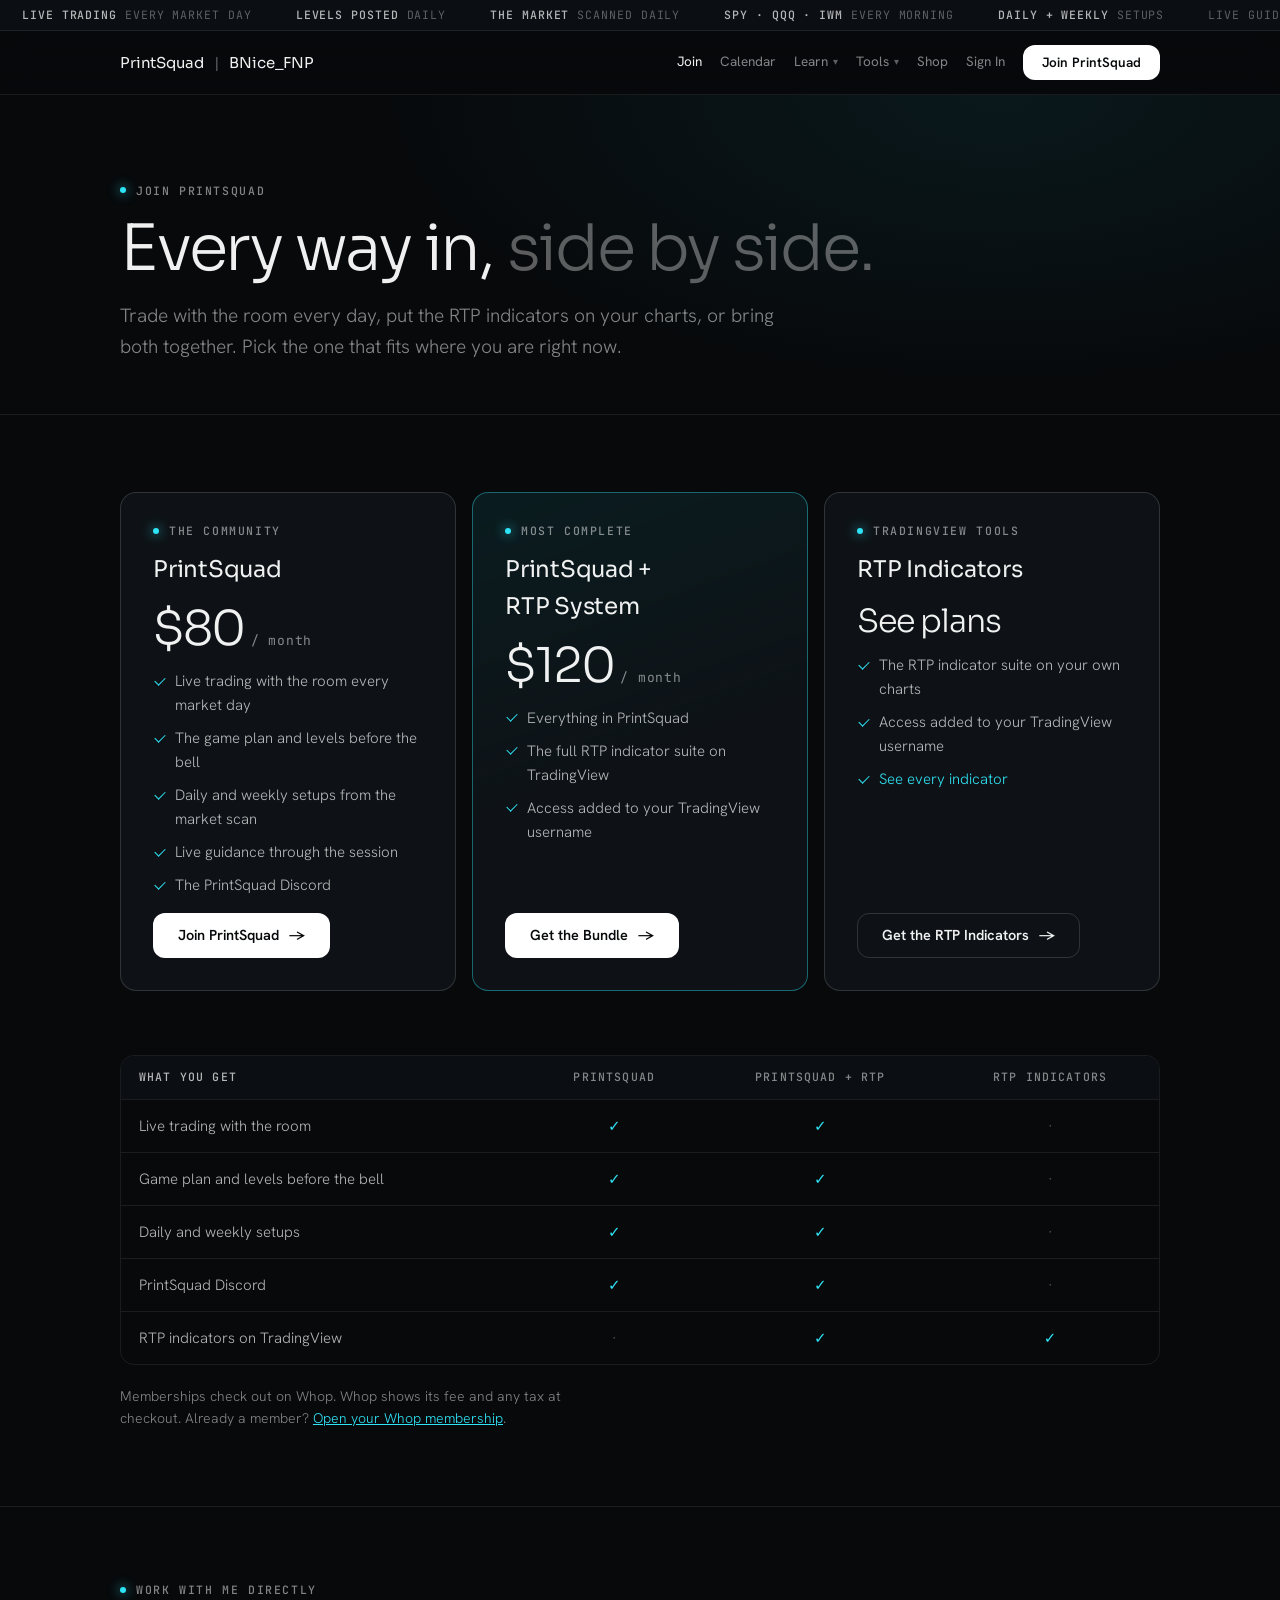
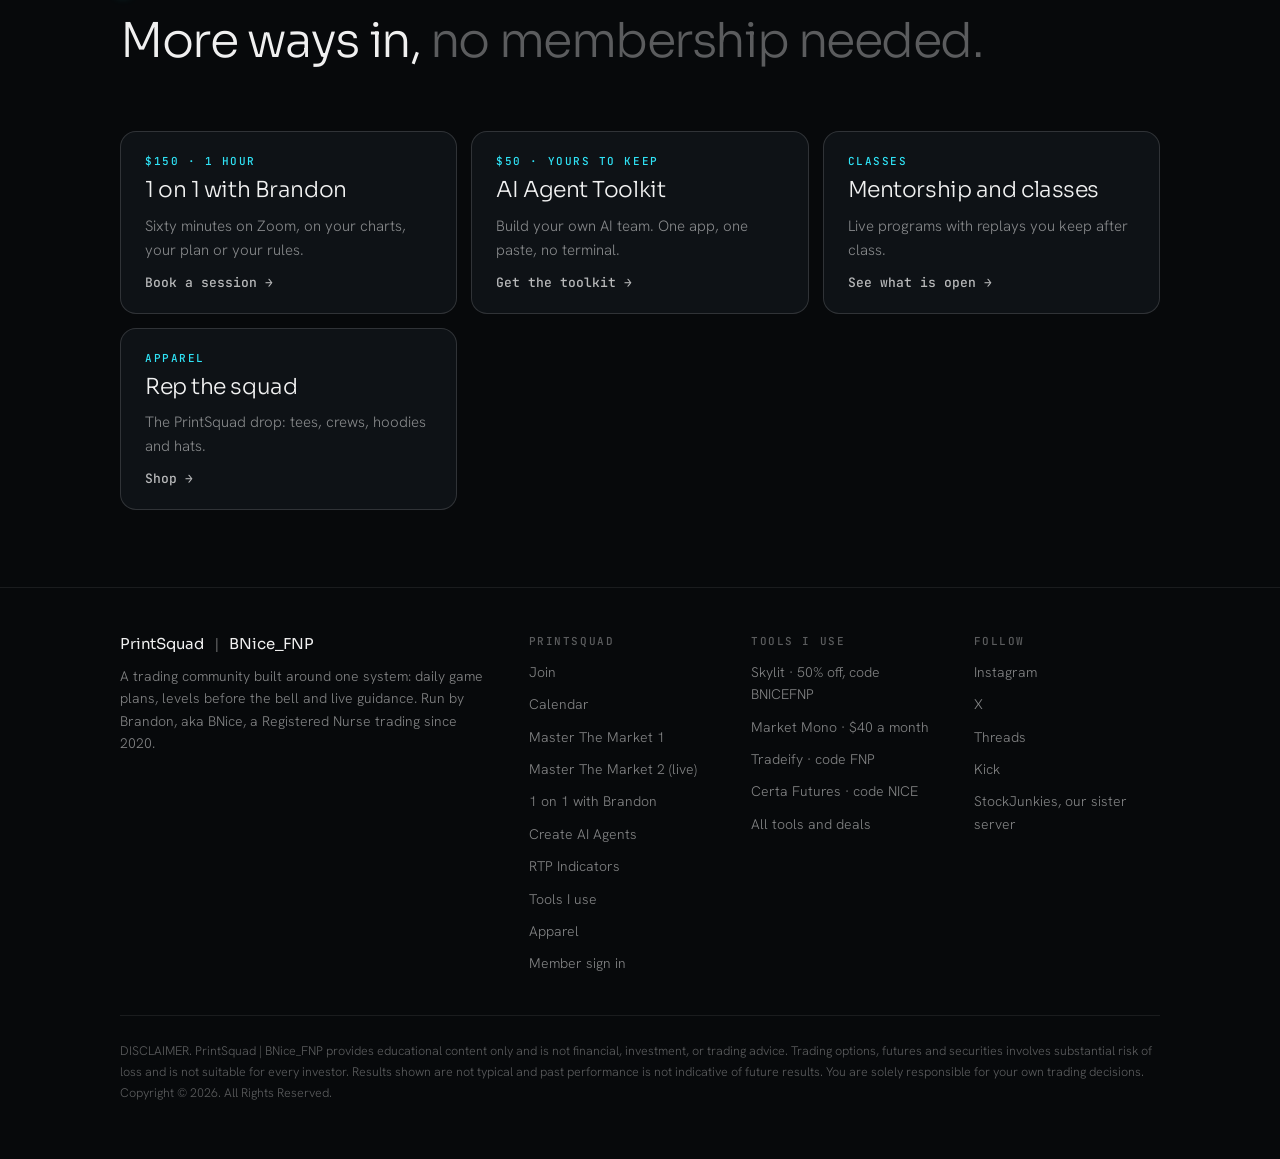
<file: join/index.html>
<!doctype html>
<html lang="en">
<head>
<meta charset="utf-8">
<meta name="viewport" content="width=device-width,initial-scale=1">
<title>Join PrintSquad | Memberships and access</title>
<meta name="description" content="Every way into PrintSquad on one page: the community, the RTP indicators, the bundle, 1 on 1 sessions and the AI Agent Toolkit.">
<meta property="og:type" content="website">
<meta property="og:site_name" content="PrintSquad">
<meta property="og:url" content="https://printsquad.net/join/">
<meta property="og:title" content="Join PrintSquad | Memberships and access">
<meta property="og:description" content="Every way into PrintSquad on one page: the community, the RTP indicators, the bundle, 1 on 1 sessions and the AI Agent Toolkit.">
<meta property="og:image" content="https://printsquad.net/assets/og/join.jpg">
<meta property="og:image:width" content="1200">
<meta property="og:image:height" content="630">
<meta name="twitter:card" content="summary_large_image">
<link rel="preconnect" href="https://fonts.googleapis.com">
<link rel="stylesheet" href="https://fonts.googleapis.com/css2?family=Sora:wght@200;300;400;600&family=Hanken+Grotesk:wght@300;400;500;600&family=JetBrains+Mono:wght@400;500&display=swap">
<link rel="stylesheet" href="/site.css">
</head>
<body>
<div class="tape" aria-hidden="true"><div class="tape-track">
  <span><b>LIVE TRADING</b> EVERY MARKET DAY</span><span><b>LEVELS POSTED</b> DAILY</span><span><b>THE MARKET</b> SCANNED DAILY</span><span><b>SPY · QQQ · IWM</b> EVERY MORNING</span><span><b>DAILY + WEEKLY</b> SETUPS</span><span>LIVE GUIDANCE <i>● ON</i></span><span><b>TRADING</b> SINCE 2020</span><span><b>1 ON 1 WITH BRANDON</b> $150 / HOUR</span><span><b>50% OFF</b> SKYLIT · CODE BNICEFNP</span><span><b>CODE FNP</b> TRADEIFY</span>
  <span><b>LIVE TRADING</b> EVERY MARKET DAY</span><span><b>LEVELS POSTED</b> DAILY</span><span><b>THE MARKET</b> SCANNED DAILY</span><span><b>SPY · QQQ · IWM</b> EVERY MORNING</span><span><b>DAILY + WEEKLY</b> SETUPS</span><span>LIVE GUIDANCE <i>● ON</i></span><span><b>TRADING</b> SINCE 2020</span><span><b>1 ON 1 WITH BRANDON</b> $150 / HOUR</span><span><b>50% OFF</b> SKYLIT · CODE BNICEFNP</span><span><b>CODE FNP</b> TRADEIFY</span>
</div></div>

<header class="hdr"><div class="wrap">
  <a class="brand" href="/">PrintSquad <s>|</s> BNice_FNP</a>
  <nav class="nav" aria-label="Site"><a href="/join/" aria-current="page">Join</a><a href="/calendar/">Calendar</a><div class="dd"><a class="dd-btn" href="/learn/" aria-haspopup="true">Learn<i aria-hidden="true">▾</i></a><div class="dd-menu"><a href="/learn/rtp-system/"><b>The RTP System</b><span>The Ebook</span></a><a href="/learn/class/"><b>Master The Market 1</b><span>The recorded course</span></a><a href="/learn/mentorship/"><b>Master The Market 2</b><span>Live with Chad and BNice, coming soon</span></a><a href="/book/"><b>Book a 1 on 1</b><span>One hour on Zoom</span></a><a href="/aiclass/"><b>Create AI Agents</b><span>The AI Agent Toolkit</span></a></div></div><div class="dd"><a class="dd-btn" href="/tools/" aria-haspopup="true">Tools<i aria-hidden="true">▾</i></a><div class="dd-menu"><a href="/indicators/"><b>RTP Indicators</b><span>The suite for TradingView</span></a><a href="/indicators/#free"><b>Free Indicators</b><span>Free on TradingView</span></a><a href="/tools/"><b>Tools I Use</b><span>Skylit, Market Mono, prop firms</span></a></div></div><a href="https://fnptrades.com/shop/">Shop</a><a href="/members/">Sign In</a></nav>
  <a class="btn btn-solid btn-sm" href="/join/">Join PrintSquad</a>
</div>
<nav class="nav-mobile" aria-label="Site"><div class="wrap"><a href="/join/" aria-current="page">Join</a><a href="/calendar/">Calendar</a><a href="/learn/">Learn</a><a href="/tools/">Tools</a><a href="https://fnptrades.com/shop/">Shop</a><a href="/members/">Sign In</a></div></nav>
</header>

<main id="top">
<section class="page-top"><div class="wrap">
  <div class="head">
    <span class="eyebrow">Join PrintSquad</span>
    <h1>Every way in, <span class="dim">side by side.</span></h1>
    <p class="lede">Trade with the room every day, put the RTP indicators on your charts, or bring both together. Pick the one that fits where you are right now.</p>
  </div>
</div></section>

<section class="rule tight" aria-label="Memberships"><div class="wrap">
  <div class="plans">
    <article class="plan">
      <span class="eyebrow">The community</span>
      <h3>PrintSquad</h3>
      <div class="price">$80<small>/ month</small></div>
      <ul>
        <li>Live trading with the room every market day</li>
        <li>The game plan and levels before the bell</li>
        <li>Daily and weekly setups from the market scan</li>
        <li>Live guidance through the session</li>
        <li>The PrintSquad Discord</li>
      </ul>
      <a class="btn btn-solid" href="https://whop.com/masterthemarket/products/printsquad-fnp-trades-bets/">Join PrintSquad <span aria-hidden="true">→</span></a>
    </article>
    <article class="plan best">
      <span class="eyebrow">Most complete</span>
      <h3>PrintSquad + RTP System</h3>
      <div class="price">$120<small>/ month</small></div>
      <ul>
        <li>Everything in PrintSquad</li>
        <li>The full RTP indicator suite on TradingView</li>
        <li>Access added to your TradingView username</li>
      </ul>
      <a class="btn btn-solid" href="https://whop.com/masterthemarket/products/printsquad-rtp-system-bundle/">Get the Bundle <span aria-hidden="true">→</span></a>
    </article>
    <article class="plan">
      <span class="eyebrow">TradingView tools</span>
      <h3>RTP Indicators</h3>
      <div class="price" style="font-size:clamp(26px,3vw,32px)">See plans</div>
      <ul>
        <li>The RTP indicator suite on your own charts</li>
        <li>Access added to your TradingView username</li>
        <li><a href="/indicators/" style="color:var(--cyan)">See every indicator</a></li>
      </ul>
      <a class="btn btn-ghost" href="https://whop.com/masterthemarket/products/rtp-system-and-indicator-by-bnicefnp/">Get the RTP Indicators <span aria-hidden="true">→</span></a>
    </article>
  </div>

  <div class="compare-wrap">
    <table class="compare">
      <thead><tr><th>What you get</th><th>PrintSquad</th><th>PrintSquad + RTP</th><th>RTP Indicators</th></tr></thead>
      <tbody>
        <tr><td>Live trading with the room</td><td class="yes">✓</td><td class="yes">✓</td><td class="no-c">·</td></tr>
        <tr><td>Game plan and levels before the bell</td><td class="yes">✓</td><td class="yes">✓</td><td class="no-c">·</td></tr>
        <tr><td>Daily and weekly setups</td><td class="yes">✓</td><td class="yes">✓</td><td class="no-c">·</td></tr>
        <tr><td>PrintSquad Discord</td><td class="yes">✓</td><td class="yes">✓</td><td class="no-c">·</td></tr>
        <tr><td>RTP indicators on TradingView</td><td class="no-c">·</td><td class="yes">✓</td><td class="yes">✓</td></tr>
      </tbody>
    </table>
  </div>
  <p class="access-note">Memberships check out on Whop. Whop shows its fee and any tax at checkout. Already a member? <a href="https://whop.com/masterthemarket/" style="color:var(--cyan);text-decoration:underline">Open your Whop membership</a>.</p>
</div></section>

<section class="rule tight" aria-labelledby="more-title"><div class="wrap">
  <div class="head">
    <span class="eyebrow">Work with me directly</span>
    <h2 id="more-title">More ways in, <span class="dim">no membership needed.</span></h2>
  </div>
  <div class="hub">
    <a class="tile" href="/book/"><span class="k">$150 · 1 hour</span><h3>1 on 1 with Brandon</h3><p>Sixty minutes on Zoom, on your charts, your plan or your rules.</p><span class="go-arrow">Book a session →</span></a>
    <a class="tile" href="/aiclass/"><span class="k">$50 · yours to keep</span><h3>AI Agent Toolkit</h3><p>Build your own AI team. One app, one paste, no terminal.</p><span class="go-arrow">Get the toolkit →</span></a>
    <a class="tile" href="/learn/"><span class="k">Classes</span><h3>Mentorship and classes</h3><p>Live programs with replays you keep after class.</p><span class="go-arrow">See what is open →</span></a>
    <a class="tile" href="https://fnptrades.com/shop/"><span class="k">Apparel</span><h3>Rep the squad</h3><p>The PrintSquad drop: tees, crews, hoodies and hats.</p><span class="go-arrow">Shop →</span></a>
  </div>
</div></section>
</main>

<footer><div class="wrap">
  <div class="foot">
    <div><div class="brand" style="margin-bottom:14px">PrintSquad <s>|</s> BNice_FNP</div><p style="font-size:14px;color:var(--t3)">A trading community built around one system: daily game plans, levels before the bell and live guidance. Run by Brandon, aka BNice, a Registered Nurse trading since 2020.</p></div>
    <div><h4>PrintSquad</h4><ul><li><a href="/join/">Join</a></li><li><a href="/calendar/">Calendar</a></li><li><a href="/learn/class/">Master The Market 1</a></li><li><a href="/learn/mentorship/">Master The Market 2 (live)</a></li><li><a href="/book/">1 on 1 with Brandon</a></li><li><a href="/aiclass/">Create AI Agents</a></li><li><a href="/indicators/">RTP Indicators</a></li><li><a href="/tools/">Tools I use</a></li><li><a href="https://fnptrades.com/shop/">Apparel</a></li><li><a href="/members/">Member sign in</a></li></ul></div>
    <div><h4>Tools I use</h4><ul><li><a href="https://app.skylit.ai/products?ref=BNICEFNP" target="_blank" rel="sponsored noopener">Skylit · 50% off, code BNICEFNP</a></li><li><a href="https://whop.com/checkout/plan_psgRuvs8nuYvo?a=bnicefnp" target="_blank" rel="sponsored noopener">Market Mono · $40 a month</a></li><li><a href="https://tradeify.co/?ref=GKHED45U" target="_blank" rel="sponsored noopener">Tradeify · code FNP</a></li><li><a href="https://www.certafutures.com/?checkout=1&amp;ref=CF534EED9A1739" target="_blank" rel="sponsored noopener">Certa Futures · code NICE</a></li><li><a href="/tools/">All tools and deals</a></li></ul></div>
    <div><h4>Follow</h4><ul><li><a href="https://www.instagram.com/bnice_fnp/">Instagram</a></li><li><a href="https://x.com/Bnice_X_Fnp">X</a></li><li><a href="https://www.threads.net/@bnice_fnp">Threads</a></li><li><a href="https://kick.com/bnice-fnp">Kick</a></li><li><a href="https://whop.com/checkout/plan_VsYedL4dfEl0D?a=bnicefnp" target="_blank" rel="noopener">StockJunkies, our sister server</a></li></ul></div>
  </div>
  <p class="legal">DISCLAIMER. PrintSquad | BNice_FNP provides educational content only and is not financial, investment, or trading advice. Trading options, futures and securities involves substantial risk of loss and is not suitable for every investor. Results shown are not typical and past performance is not indicative of future results. You are solely responsible for your own trading decisions.<br>Copyright © 2026. All Rights Reserved.</p>
</div></footer>
<script>
// Ebook tracking (Brandon 2026-11-27): a link like /learn/rtp-system/?src=threads passes the channel to Stripe checkout,
// so each Ebook sale shows where it came from (client_reference_id + utm_source on the payment).
(function () {
  var ok = ["x", "threads", "instagram", "youtube", "kick", "email", "discord", "site"];
  var q = new URLSearchParams(location.search);
  var src = (q.get("src") || q.get("utm_source") || "").toLowerCase();
  // a sub tag counts too: discord_shop, discord_edu (2026-11-28, one link per Discord channel)
  if (!/^[a-z0-9_](1, 30)$/.test(src) || ok.indexOf(src.split("_")[0]) < 0) return;
  document.querySelectorAll("a[data-ebook]").forEach(function (a) {
    var u = new URL(a.href);
    u.searchParams.set("client_reference_id", "ebook_" + src);
    u.searchParams.set("utm_source", src);
    u.searchParams.set("utm_campaign", "ebook");
    a.href = u.toString();
  });
})();
document.querySelectorAll(".coupon button").forEach(function (b) {
  b.addEventListener("click", function () {
    var done = function () { b.textContent = "Copied"; setTimeout(function () { b.textContent = "Copy code"; }, 1600); };
    if (navigator.clipboard) navigator.clipboard.writeText(b.dataset.code).then(done, done); else done();
  });
});
</script>
</body>
</html>
</file>
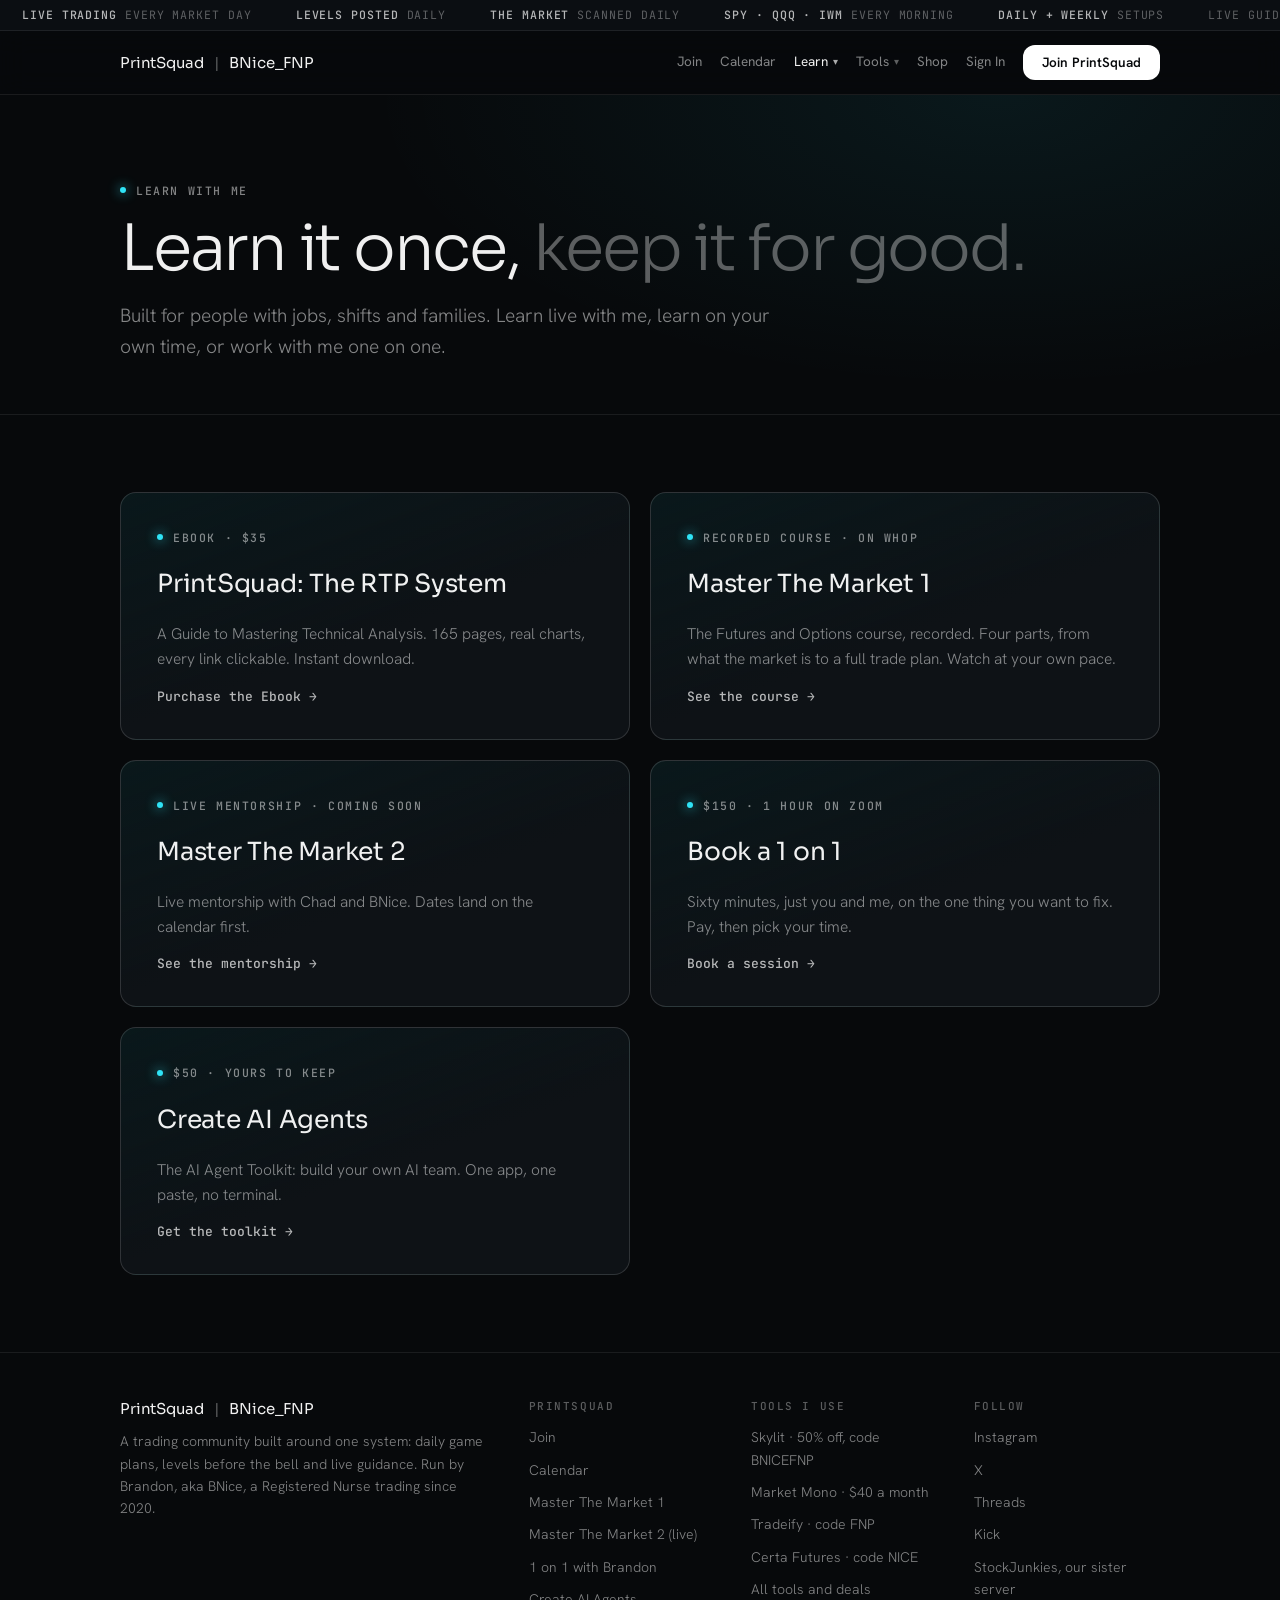
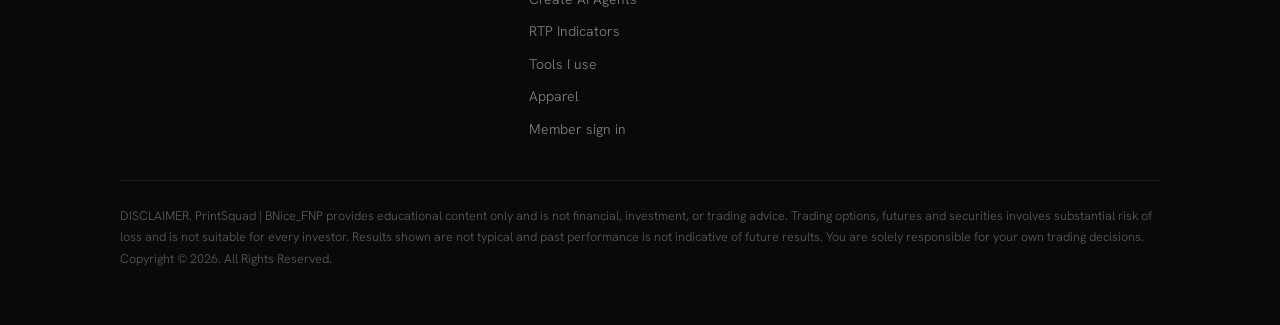
<file: learn/index.html>
<!doctype html>
<html lang="en">
<head>
<meta charset="utf-8">
<meta name="viewport" content="width=device-width,initial-scale=1">
<title>Learn | PrintSquad</title>
<meta name="description" content="Master The Market mentorship and class, 1 on 1 sessions with Brandon, and the AI Agent Toolkit.">
<meta property="og:type" content="website">
<meta property="og:site_name" content="PrintSquad">
<meta property="og:url" content="https://printsquad.net/learn/">
<meta property="og:title" content="Learn | PrintSquad">
<meta property="og:description" content="Master The Market mentorship and class, 1 on 1 sessions with Brandon, and the AI Agent Toolkit.">
<meta property="og:image" content="https://printsquad.net/assets/og/default.jpg">
<meta property="og:image:width" content="1200">
<meta property="og:image:height" content="630">
<meta name="twitter:card" content="summary_large_image">
<link rel="preconnect" href="https://fonts.googleapis.com">
<link rel="stylesheet" href="https://fonts.googleapis.com/css2?family=Sora:wght@200;300;400;600&family=Hanken+Grotesk:wght@300;400;500;600&family=JetBrains+Mono:wght@400;500&display=swap">
<link rel="stylesheet" href="/site.css">
</head>
<body>
<div class="tape" aria-hidden="true"><div class="tape-track">
  <span><b>LIVE TRADING</b> EVERY MARKET DAY</span><span><b>LEVELS POSTED</b> DAILY</span><span><b>THE MARKET</b> SCANNED DAILY</span><span><b>SPY · QQQ · IWM</b> EVERY MORNING</span><span><b>DAILY + WEEKLY</b> SETUPS</span><span>LIVE GUIDANCE <i>● ON</i></span><span><b>TRADING</b> SINCE 2020</span><span><b>1 ON 1 WITH BRANDON</b> $150 / HOUR</span><span><b>50% OFF</b> SKYLIT · CODE BNICEFNP</span><span><b>CODE FNP</b> TRADEIFY</span>
  <span><b>LIVE TRADING</b> EVERY MARKET DAY</span><span><b>LEVELS POSTED</b> DAILY</span><span><b>THE MARKET</b> SCANNED DAILY</span><span><b>SPY · QQQ · IWM</b> EVERY MORNING</span><span><b>DAILY + WEEKLY</b> SETUPS</span><span>LIVE GUIDANCE <i>● ON</i></span><span><b>TRADING</b> SINCE 2020</span><span><b>1 ON 1 WITH BRANDON</b> $150 / HOUR</span><span><b>50% OFF</b> SKYLIT · CODE BNICEFNP</span><span><b>CODE FNP</b> TRADEIFY</span>
</div></div>

<header class="hdr"><div class="wrap">
  <a class="brand" href="/">PrintSquad <s>|</s> BNice_FNP</a>
  <nav class="nav" aria-label="Site"><a href="/join/">Join</a><a href="/calendar/">Calendar</a><div class="dd"><a class="dd-btn" href="/learn/" aria-current="page" aria-haspopup="true">Learn<i aria-hidden="true">▾</i></a><div class="dd-menu"><a href="/learn/rtp-system/"><b>The RTP System</b><span>The Ebook</span></a><a href="/learn/class/"><b>Master The Market 1</b><span>The recorded course</span></a><a href="/learn/mentorship/"><b>Master The Market 2</b><span>Live with Chad and BNice, coming soon</span></a><a href="/book/"><b>Book a 1 on 1</b><span>One hour on Zoom</span></a><a href="/aiclass/"><b>Create AI Agents</b><span>The AI Agent Toolkit</span></a></div></div><div class="dd"><a class="dd-btn" href="/tools/" aria-haspopup="true">Tools<i aria-hidden="true">▾</i></a><div class="dd-menu"><a href="/indicators/"><b>RTP Indicators</b><span>The suite for TradingView</span></a><a href="/indicators/#free"><b>Free Indicators</b><span>Free on TradingView</span></a><a href="/tools/"><b>Tools I Use</b><span>Skylit, Market Mono, prop firms</span></a></div></div><a href="https://fnptrades.com/shop/">Shop</a><a href="/members/">Sign In</a></nav>
  <a class="btn btn-solid btn-sm" href="/join/">Join PrintSquad</a>
</div>
<nav class="nav-mobile" aria-label="Site"><div class="wrap"><a href="/join/">Join</a><a href="/calendar/">Calendar</a><a href="/learn/" aria-current="page">Learn</a><a href="/tools/">Tools</a><a href="https://fnptrades.com/shop/">Shop</a><a href="/members/">Sign In</a></div></nav>
</header>

<main id="top">
<section class="page-top"><div class="wrap">
  <div class="head">
    <span class="eyebrow">Learn with me</span>
    <h1>Learn it once, <span class="dim">keep it for good.</span></h1>
    <p class="lede">Built for people with jobs, shifts and families. Learn live with me, learn on your own time, or work with me one on one.</p>
  </div>
</div></section>

<section class="rule tight" aria-label="Ways to learn"><div class="wrap">
  <div class="access-grid">
    <a class="access-card offer" href="/learn/rtp-system/">
      <span class="eyebrow">Ebook · $35</span>
      <h3>PrintSquad: The RTP System</h3>
      <p>A Guide to Mastering Technical Analysis. 165 pages, real charts, every link clickable. Instant download.</p>
      <span class="go-arrow" style="font:500 13px/1 var(--mono);color:var(--t2)">Purchase the Ebook →</span>
    </a>
    <a class="access-card offer" href="/learn/class/">
      <span class="eyebrow">Recorded course · on Whop</span>
      <h3>Master The Market 1</h3>
      <p>The Futures and Options course, recorded. Four parts, from what the market is to a full trade plan. Watch at your own pace.</p>
      <span class="go-arrow" style="font:500 13px/1 var(--mono);color:var(--t2)">See the course →</span>
    </a>
    <a class="access-card offer" href="/learn/mentorship/">
      <span class="eyebrow">Live mentorship · coming soon</span>
      <h3>Master The Market 2</h3>
      <p>Live mentorship with Chad and BNice. Dates land on the calendar first.</p>
      <span class="go-arrow" style="font:500 13px/1 var(--mono);color:var(--t2)">See the mentorship →</span>
    </a>
    <a class="access-card offer" href="/book/">
      <span class="eyebrow">$150 · 1 hour on Zoom</span>
      <h3>Book a 1 on 1</h3>
      <p>Sixty minutes, just you and me, on the one thing you want to fix. Pay, then pick your time.</p>
      <span class="go-arrow" style="font:500 13px/1 var(--mono);color:var(--t2)">Book a session →</span>
    </a>
    <a class="access-card offer" href="/aiclass/">
      <span class="eyebrow">$50 · yours to keep</span>
      <h3>Create AI Agents</h3>
      <p>The AI Agent Toolkit: build your own AI team. One app, one paste, no terminal.</p>
      <span class="go-arrow" style="font:500 13px/1 var(--mono);color:var(--t2)">Get the toolkit →</span>
    </a>
  </div>
</div></section>
</main>

<footer><div class="wrap">
  <div class="foot">
    <div><div class="brand" style="margin-bottom:14px">PrintSquad <s>|</s> BNice_FNP</div><p style="font-size:14px;color:var(--t3)">A trading community built around one system: daily game plans, levels before the bell and live guidance. Run by Brandon, aka BNice, a Registered Nurse trading since 2020.</p></div>
    <div><h4>PrintSquad</h4><ul><li><a href="/join/">Join</a></li><li><a href="/calendar/">Calendar</a></li><li><a href="/learn/class/">Master The Market 1</a></li><li><a href="/learn/mentorship/">Master The Market 2 (live)</a></li><li><a href="/book/">1 on 1 with Brandon</a></li><li><a href="/aiclass/">Create AI Agents</a></li><li><a href="/indicators/">RTP Indicators</a></li><li><a href="/tools/">Tools I use</a></li><li><a href="https://fnptrades.com/shop/">Apparel</a></li><li><a href="/members/">Member sign in</a></li></ul></div>
    <div><h4>Tools I use</h4><ul><li><a href="https://app.skylit.ai/products?ref=BNICEFNP" target="_blank" rel="sponsored noopener">Skylit · 50% off, code BNICEFNP</a></li><li><a href="https://whop.com/checkout/plan_psgRuvs8nuYvo?a=bnicefnp" target="_blank" rel="sponsored noopener">Market Mono · $40 a month</a></li><li><a href="https://tradeify.co/?ref=GKHED45U" target="_blank" rel="sponsored noopener">Tradeify · code FNP</a></li><li><a href="https://www.certafutures.com/?checkout=1&amp;ref=CF534EED9A1739" target="_blank" rel="sponsored noopener">Certa Futures · code NICE</a></li><li><a href="/tools/">All tools and deals</a></li></ul></div>
    <div><h4>Follow</h4><ul><li><a href="https://www.instagram.com/bnice_fnp/">Instagram</a></li><li><a href="https://x.com/Bnice_X_Fnp">X</a></li><li><a href="https://www.threads.net/@bnice_fnp">Threads</a></li><li><a href="https://kick.com/bnice-fnp">Kick</a></li><li><a href="https://whop.com/checkout/plan_VsYedL4dfEl0D?a=bnicefnp" target="_blank" rel="noopener">StockJunkies, our sister server</a></li></ul></div>
  </div>
  <p class="legal">DISCLAIMER. PrintSquad | BNice_FNP provides educational content only and is not financial, investment, or trading advice. Trading options, futures and securities involves substantial risk of loss and is not suitable for every investor. Results shown are not typical and past performance is not indicative of future results. You are solely responsible for your own trading decisions.<br>Copyright © 2026. All Rights Reserved.</p>
</div></footer>
<script>
// Ebook tracking (Brandon 2026-11-27): a link like /learn/rtp-system/?src=threads passes the channel to Stripe checkout,
// so each Ebook sale shows where it came from (client_reference_id + utm_source on the payment).
(function () {
  var ok = ["x", "threads", "instagram", "youtube", "kick", "email", "discord", "site"];
  var q = new URLSearchParams(location.search);
  var src = (q.get("src") || q.get("utm_source") || "").toLowerCase();
  // a sub tag counts too: discord_shop, discord_edu (2026-11-28, one link per Discord channel)
  if (!/^[a-z0-9_](1, 30)$/.test(src) || ok.indexOf(src.split("_")[0]) < 0) return;
  document.querySelectorAll("a[data-ebook]").forEach(function (a) {
    var u = new URL(a.href);
    u.searchParams.set("client_reference_id", "ebook_" + src);
    u.searchParams.set("utm_source", src);
    u.searchParams.set("utm_campaign", "ebook");
    a.href = u.toString();
  });
})();
document.querySelectorAll(".coupon button").forEach(function (b) {
  b.addEventListener("click", function () {
    var done = function () { b.textContent = "Copied"; setTimeout(function () { b.textContent = "Copy code"; }, 1600); };
    if (navigator.clipboard) navigator.clipboard.writeText(b.dataset.code).then(done, done); else done();
  });
});
</script>
</body>
</html>
</file>
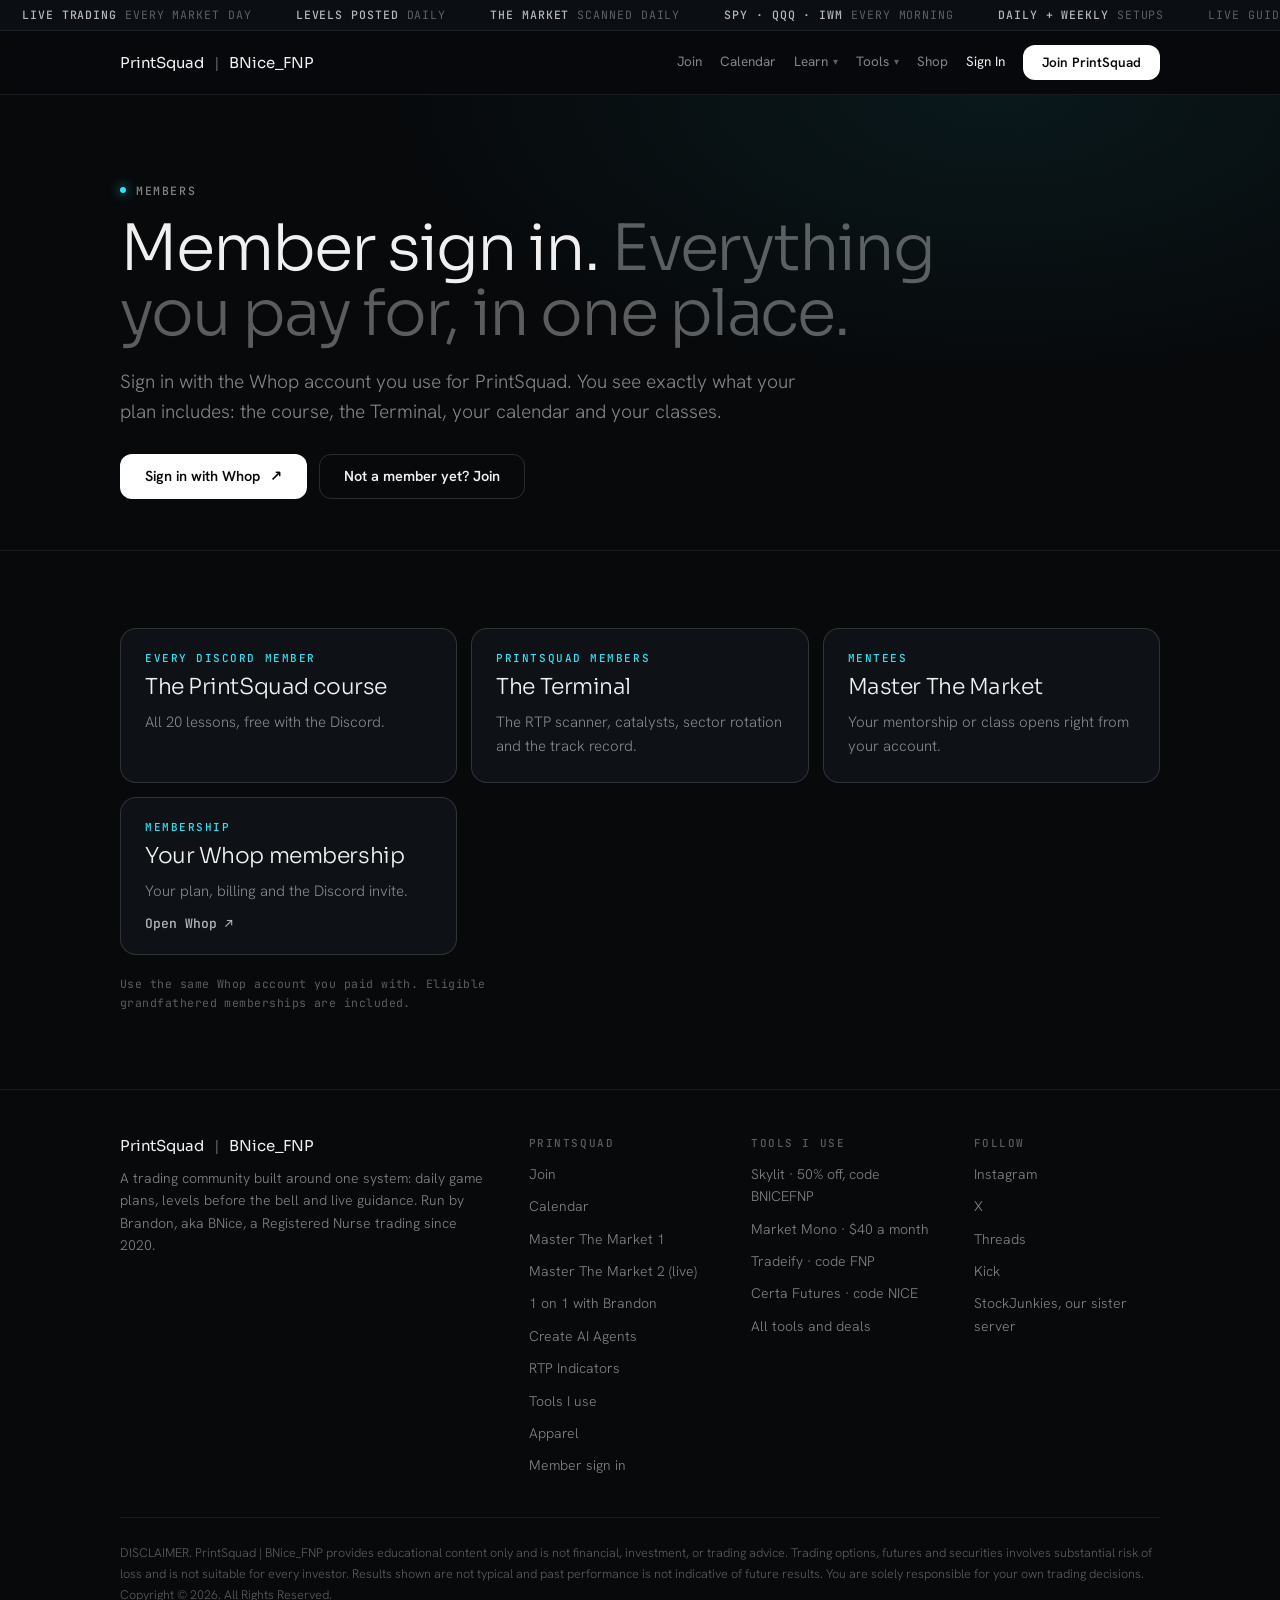
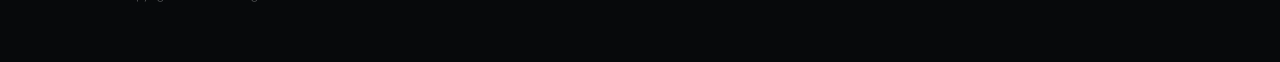
<file: members/index.html>
<!doctype html>
<html lang="en">
<head>
<meta charset="utf-8">
<meta name="viewport" content="width=device-width,initial-scale=1">
<title>Member Sign In | PrintSquad</title>
<meta name="description" content="Sign in with Whop to the PrintSquad members area: the course, the Terminal, your calendar and your classes.">
<meta property="og:type" content="website">
<meta property="og:site_name" content="PrintSquad">
<meta property="og:url" content="https://printsquad.net/members/">
<meta property="og:title" content="Member Sign In | PrintSquad">
<meta property="og:description" content="Sign in with Whop to the PrintSquad members area: the course, the Terminal, your calendar and your classes.">
<meta property="og:image" content="https://printsquad.net/assets/og/default.jpg">
<meta property="og:image:width" content="1200">
<meta property="og:image:height" content="630">
<meta name="twitter:card" content="summary_large_image">
<link rel="preconnect" href="https://fonts.googleapis.com">
<link rel="stylesheet" href="https://fonts.googleapis.com/css2?family=Sora:wght@200;300;400;600&family=Hanken+Grotesk:wght@300;400;500;600&family=JetBrains+Mono:wght@400;500&display=swap">
<link rel="stylesheet" href="/site.css">
</head>
<body>
<div class="tape" aria-hidden="true"><div class="tape-track">
  <span><b>LIVE TRADING</b> EVERY MARKET DAY</span><span><b>LEVELS POSTED</b> DAILY</span><span><b>THE MARKET</b> SCANNED DAILY</span><span><b>SPY · QQQ · IWM</b> EVERY MORNING</span><span><b>DAILY + WEEKLY</b> SETUPS</span><span>LIVE GUIDANCE <i>● ON</i></span><span><b>TRADING</b> SINCE 2020</span><span><b>1 ON 1 WITH BRANDON</b> $150 / HOUR</span><span><b>50% OFF</b> SKYLIT · CODE BNICEFNP</span><span><b>CODE FNP</b> TRADEIFY</span>
  <span><b>LIVE TRADING</b> EVERY MARKET DAY</span><span><b>LEVELS POSTED</b> DAILY</span><span><b>THE MARKET</b> SCANNED DAILY</span><span><b>SPY · QQQ · IWM</b> EVERY MORNING</span><span><b>DAILY + WEEKLY</b> SETUPS</span><span>LIVE GUIDANCE <i>● ON</i></span><span><b>TRADING</b> SINCE 2020</span><span><b>1 ON 1 WITH BRANDON</b> $150 / HOUR</span><span><b>50% OFF</b> SKYLIT · CODE BNICEFNP</span><span><b>CODE FNP</b> TRADEIFY</span>
</div></div>

<header class="hdr"><div class="wrap">
  <a class="brand" href="/">PrintSquad <s>|</s> BNice_FNP</a>
  <nav class="nav" aria-label="Site"><a href="/join/">Join</a><a href="/calendar/">Calendar</a><div class="dd"><a class="dd-btn" href="/learn/" aria-haspopup="true">Learn<i aria-hidden="true">▾</i></a><div class="dd-menu"><a href="/learn/rtp-system/"><b>The RTP System</b><span>The Ebook</span></a><a href="/learn/class/"><b>Master The Market 1</b><span>The recorded course</span></a><a href="/learn/mentorship/"><b>Master The Market 2</b><span>Live with Chad and BNice, coming soon</span></a><a href="/book/"><b>Book a 1 on 1</b><span>One hour on Zoom</span></a><a href="/aiclass/"><b>Create AI Agents</b><span>The AI Agent Toolkit</span></a></div></div><div class="dd"><a class="dd-btn" href="/tools/" aria-haspopup="true">Tools<i aria-hidden="true">▾</i></a><div class="dd-menu"><a href="/indicators/"><b>RTP Indicators</b><span>The suite for TradingView</span></a><a href="/indicators/#free"><b>Free Indicators</b><span>Free on TradingView</span></a><a href="/tools/"><b>Tools I Use</b><span>Skylit, Market Mono, prop firms</span></a></div></div><a href="https://fnptrades.com/shop/">Shop</a><a href="/members/" aria-current="page">Sign In</a></nav>
  <a class="btn btn-solid btn-sm" href="/join/">Join PrintSquad</a>
</div>
<nav class="nav-mobile" aria-label="Site"><div class="wrap"><a href="/join/">Join</a><a href="/calendar/">Calendar</a><a href="/learn/">Learn</a><a href="/tools/">Tools</a><a href="https://fnptrades.com/shop/">Shop</a><a href="/members/" aria-current="page">Sign In</a></div></nav>
</header>

<main id="top">
<section class="page-top"><div class="wrap">
  <div class="head">
    <span class="eyebrow">Members</span>
    <h1>Member sign in. <span class="dim">Everything you pay for, in one place.</span></h1>
    <p class="lede">Sign in with the Whop account you use for PrintSquad. You see exactly what your plan includes: the course, the Terminal, your calendar and your classes.</p>
    <div class="cta">
      <a class="btn btn-solid" href="https://rtp-member-portal-production.up.railway.app/">Sign in with Whop <span aria-hidden="true">↗</span></a>
      <a class="btn btn-ghost" href="/join/">Not a member yet? Join</a>
    </div>
  </div>
</div></section>

<section class="rule tight"><div class="wrap">
  <div class="hub">
    <div class="tile" style="cursor:default"><span class="k">Every Discord member</span><h3>The PrintSquad course</h3><p>All 20 lessons, free with the Discord.</p></div>
    <div class="tile" style="cursor:default"><span class="k">PrintSquad members</span><h3>The Terminal</h3><p>The RTP scanner, catalysts, sector rotation and the track record.</p></div>
    <div class="tile" style="cursor:default"><span class="k">Mentees</span><h3>Master The Market</h3><p>Your mentorship or class opens right from your account.</p></div>
    <a class="tile" href="https://whop.com/masterthemarket/"><span class="k">Membership</span><h3>Your Whop membership</h3><p>Your plan, billing and the Discord invite.</p><span class="go-arrow">Open Whop ↗</span></a>
  </div>
  <p class="note" style="margin-top:20px">Use the same Whop account you paid with. Eligible grandfathered memberships are included.</p>
</div></section>
</main>

<footer><div class="wrap">
  <div class="foot">
    <div><div class="brand" style="margin-bottom:14px">PrintSquad <s>|</s> BNice_FNP</div><p style="font-size:14px;color:var(--t3)">A trading community built around one system: daily game plans, levels before the bell and live guidance. Run by Brandon, aka BNice, a Registered Nurse trading since 2020.</p></div>
    <div><h4>PrintSquad</h4><ul><li><a href="/join/">Join</a></li><li><a href="/calendar/">Calendar</a></li><li><a href="/learn/class/">Master The Market 1</a></li><li><a href="/learn/mentorship/">Master The Market 2 (live)</a></li><li><a href="/book/">1 on 1 with Brandon</a></li><li><a href="/aiclass/">Create AI Agents</a></li><li><a href="/indicators/">RTP Indicators</a></li><li><a href="/tools/">Tools I use</a></li><li><a href="https://fnptrades.com/shop/">Apparel</a></li><li><a href="/members/">Member sign in</a></li></ul></div>
    <div><h4>Tools I use</h4><ul><li><a href="https://app.skylit.ai/products?ref=BNICEFNP" target="_blank" rel="sponsored noopener">Skylit · 50% off, code BNICEFNP</a></li><li><a href="https://whop.com/checkout/plan_psgRuvs8nuYvo?a=bnicefnp" target="_blank" rel="sponsored noopener">Market Mono · $40 a month</a></li><li><a href="https://tradeify.co/?ref=GKHED45U" target="_blank" rel="sponsored noopener">Tradeify · code FNP</a></li><li><a href="https://www.certafutures.com/?checkout=1&amp;ref=CF534EED9A1739" target="_blank" rel="sponsored noopener">Certa Futures · code NICE</a></li><li><a href="/tools/">All tools and deals</a></li></ul></div>
    <div><h4>Follow</h4><ul><li><a href="https://www.instagram.com/bnice_fnp/">Instagram</a></li><li><a href="https://x.com/Bnice_X_Fnp">X</a></li><li><a href="https://www.threads.net/@bnice_fnp">Threads</a></li><li><a href="https://kick.com/bnice-fnp">Kick</a></li><li><a href="https://whop.com/checkout/plan_VsYedL4dfEl0D?a=bnicefnp" target="_blank" rel="noopener">StockJunkies, our sister server</a></li></ul></div>
  </div>
  <p class="legal">DISCLAIMER. PrintSquad | BNice_FNP provides educational content only and is not financial, investment, or trading advice. Trading options, futures and securities involves substantial risk of loss and is not suitable for every investor. Results shown are not typical and past performance is not indicative of future results. You are solely responsible for your own trading decisions.<br>Copyright © 2026. All Rights Reserved.</p>
</div></footer>
<script>
// Ebook tracking (Brandon 2026-11-27): a link like /learn/rtp-system/?src=threads passes the channel to Stripe checkout,
// so each Ebook sale shows where it came from (client_reference_id + utm_source on the payment).
(function () {
  var ok = ["x", "threads", "instagram", "youtube", "kick", "email", "discord", "site"];
  var q = new URLSearchParams(location.search);
  var src = (q.get("src") || q.get("utm_source") || "").toLowerCase();
  // a sub tag counts too: discord_shop, discord_edu (2026-11-28, one link per Discord channel)
  if (!/^[a-z0-9_](1, 30)$/.test(src) || ok.indexOf(src.split("_")[0]) < 0) return;
  document.querySelectorAll("a[data-ebook]").forEach(function (a) {
    var u = new URL(a.href);
    u.searchParams.set("client_reference_id", "ebook_" + src);
    u.searchParams.set("utm_source", src);
    u.searchParams.set("utm_campaign", "ebook");
    a.href = u.toString();
  });
})();
document.querySelectorAll(".coupon button").forEach(function (b) {
  b.addEventListener("click", function () {
    var done = function () { b.textContent = "Copied"; setTimeout(function () { b.textContent = "Copy code"; }, 1600); };
    if (navigator.clipboard) navigator.clipboard.writeText(b.dataset.code).then(done, done); else done();
  });
});
</script>
</body>
</html>
</file>
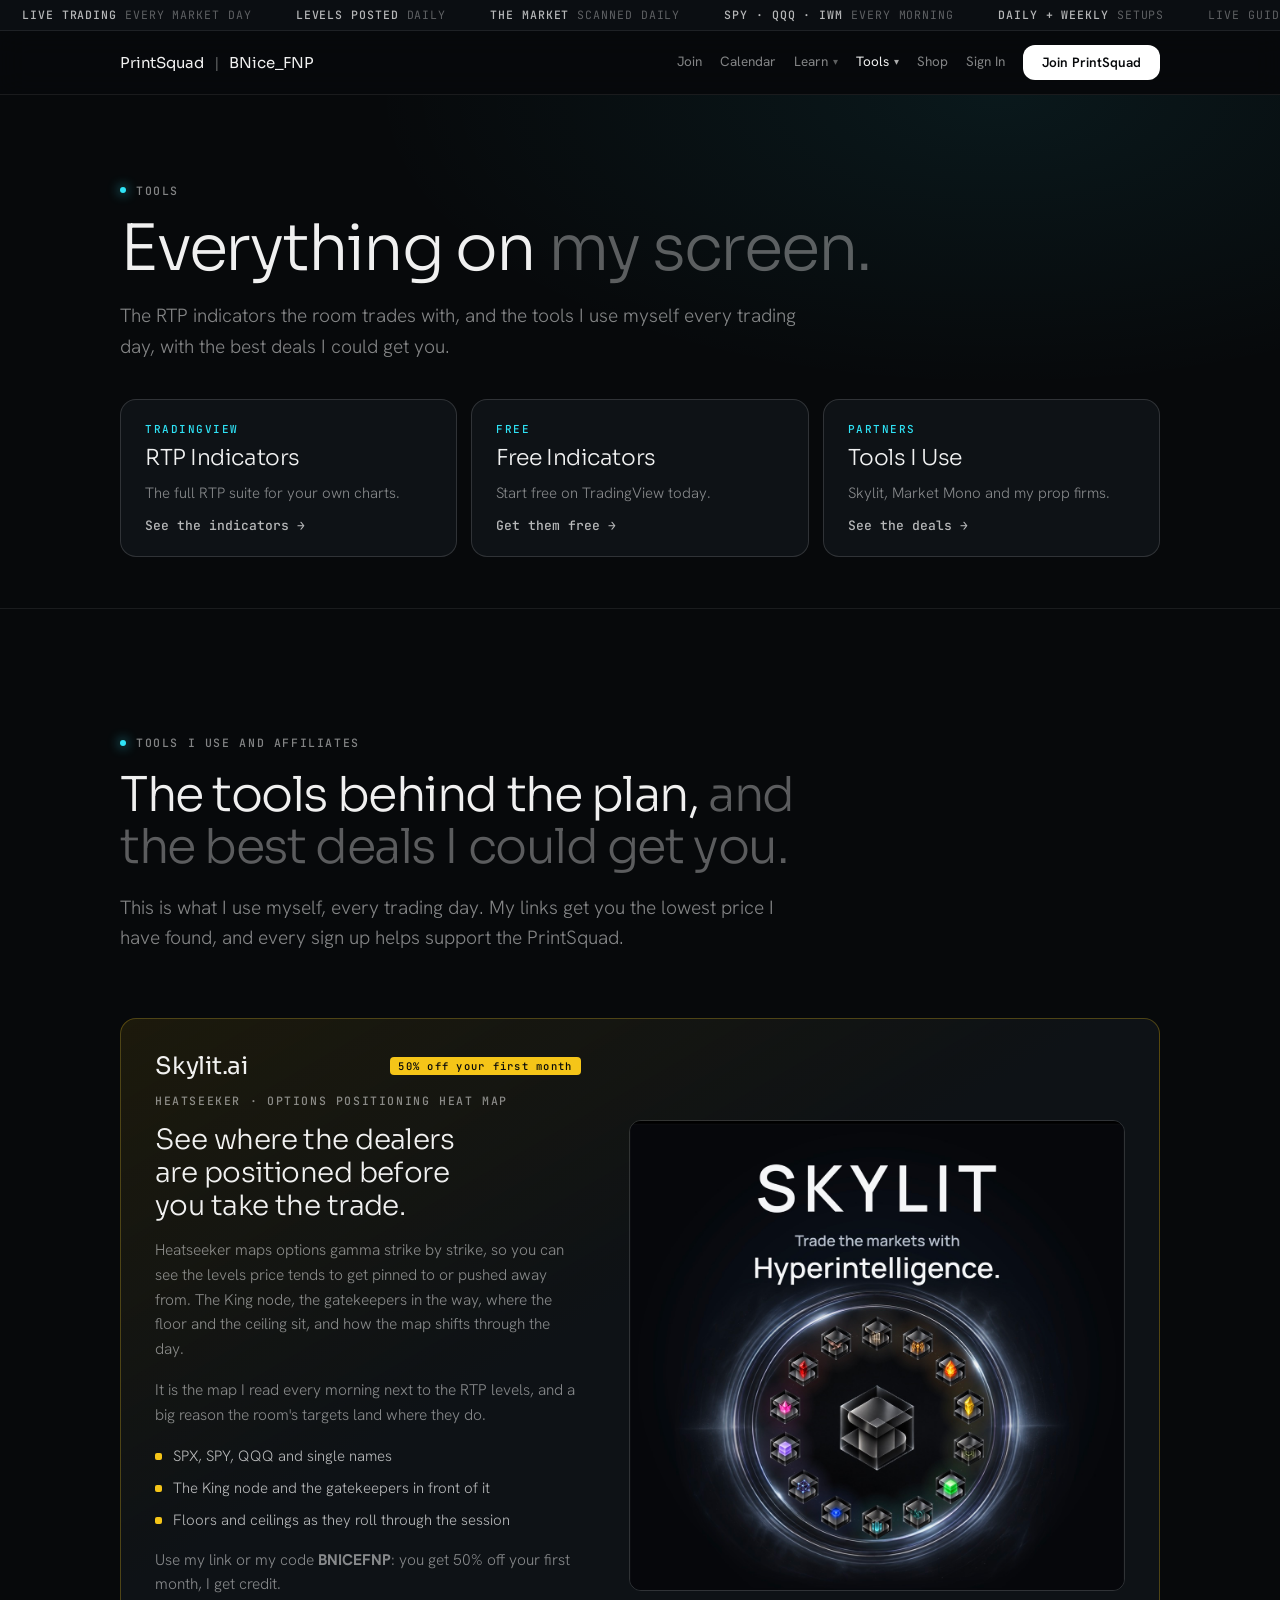
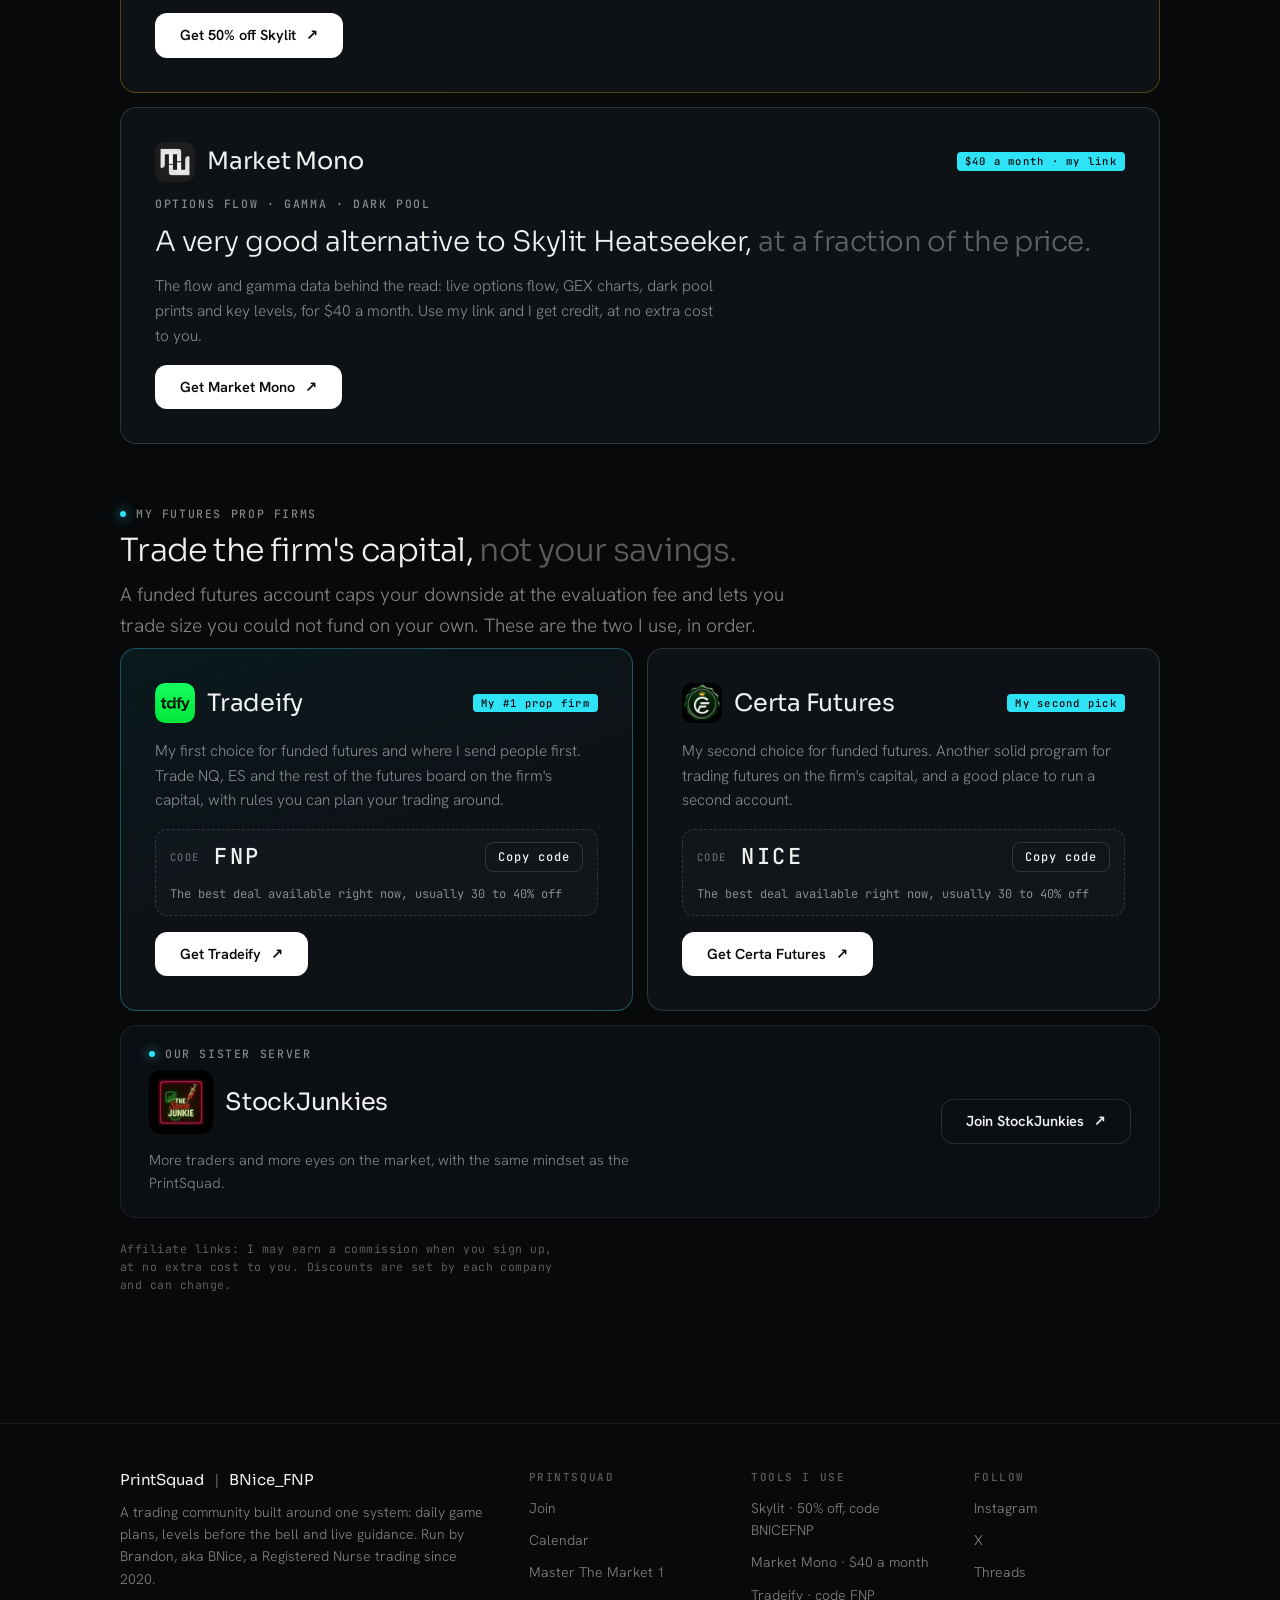
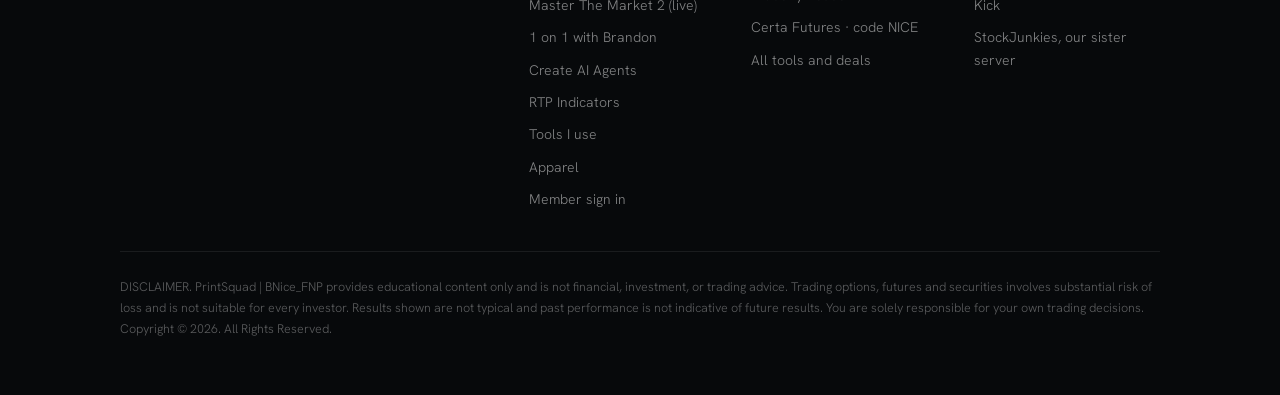
<file: tools/index.html>
<!doctype html>
<html lang="en">
<head>
<meta charset="utf-8">
<meta name="viewport" content="width=device-width,initial-scale=1">
<title>Tools | PrintSquad</title>
<meta name="description" content="The RTP indicators and the tools Brandon uses every trading day, with his best codes.">
<meta property="og:type" content="website">
<meta property="og:site_name" content="PrintSquad">
<meta property="og:url" content="https://printsquad.net/tools/">
<meta property="og:title" content="Tools | PrintSquad">
<meta property="og:description" content="The RTP indicators and the tools Brandon uses every trading day, with his best codes.">
<meta property="og:image" content="https://printsquad.net/assets/og/default.jpg">
<meta property="og:image:width" content="1200">
<meta property="og:image:height" content="630">
<meta name="twitter:card" content="summary_large_image">
<link rel="preconnect" href="https://fonts.googleapis.com">
<link rel="stylesheet" href="https://fonts.googleapis.com/css2?family=Sora:wght@200;300;400;600&family=Hanken+Grotesk:wght@300;400;500;600&family=JetBrains+Mono:wght@400;500&display=swap">
<link rel="stylesheet" href="/site.css">
</head>
<body>
<div class="tape" aria-hidden="true"><div class="tape-track">
  <span><b>LIVE TRADING</b> EVERY MARKET DAY</span><span><b>LEVELS POSTED</b> DAILY</span><span><b>THE MARKET</b> SCANNED DAILY</span><span><b>SPY · QQQ · IWM</b> EVERY MORNING</span><span><b>DAILY + WEEKLY</b> SETUPS</span><span>LIVE GUIDANCE <i>● ON</i></span><span><b>TRADING</b> SINCE 2020</span><span><b>1 ON 1 WITH BRANDON</b> $150 / HOUR</span><span><b>50% OFF</b> SKYLIT · CODE BNICEFNP</span><span><b>CODE FNP</b> TRADEIFY</span>
  <span><b>LIVE TRADING</b> EVERY MARKET DAY</span><span><b>LEVELS POSTED</b> DAILY</span><span><b>THE MARKET</b> SCANNED DAILY</span><span><b>SPY · QQQ · IWM</b> EVERY MORNING</span><span><b>DAILY + WEEKLY</b> SETUPS</span><span>LIVE GUIDANCE <i>● ON</i></span><span><b>TRADING</b> SINCE 2020</span><span><b>1 ON 1 WITH BRANDON</b> $150 / HOUR</span><span><b>50% OFF</b> SKYLIT · CODE BNICEFNP</span><span><b>CODE FNP</b> TRADEIFY</span>
</div></div>

<header class="hdr"><div class="wrap">
  <a class="brand" href="/">PrintSquad <s>|</s> BNice_FNP</a>
  <nav class="nav" aria-label="Site"><a href="/join/">Join</a><a href="/calendar/">Calendar</a><div class="dd"><a class="dd-btn" href="/learn/" aria-haspopup="true">Learn<i aria-hidden="true">▾</i></a><div class="dd-menu"><a href="/learn/rtp-system/"><b>The RTP System</b><span>The Ebook</span></a><a href="/learn/class/"><b>Master The Market 1</b><span>The recorded course</span></a><a href="/learn/mentorship/"><b>Master The Market 2</b><span>Live with Chad and BNice, coming soon</span></a><a href="/book/"><b>Book a 1 on 1</b><span>One hour on Zoom</span></a><a href="/aiclass/"><b>Create AI Agents</b><span>The AI Agent Toolkit</span></a></div></div><div class="dd"><a class="dd-btn" href="/tools/" aria-current="page" aria-haspopup="true">Tools<i aria-hidden="true">▾</i></a><div class="dd-menu"><a href="/indicators/"><b>RTP Indicators</b><span>The suite for TradingView</span></a><a href="/indicators/#free"><b>Free Indicators</b><span>Free on TradingView</span></a><a href="/tools/"><b>Tools I Use</b><span>Skylit, Market Mono, prop firms</span></a></div></div><a href="https://fnptrades.com/shop/">Shop</a><a href="/members/">Sign In</a></nav>
  <a class="btn btn-solid btn-sm" href="/join/">Join PrintSquad</a>
</div>
<nav class="nav-mobile" aria-label="Site"><div class="wrap"><a href="/join/">Join</a><a href="/calendar/">Calendar</a><a href="/learn/">Learn</a><a href="/tools/" aria-current="page">Tools</a><a href="https://fnptrades.com/shop/">Shop</a><a href="/members/">Sign In</a></div></nav>
</header>

<main id="top">
<section class="page-top"><div class="wrap">
  <div class="head">
    <span class="eyebrow">Tools</span>
    <h1>Everything on <span class="dim">my screen.</span></h1>
    <p class="lede">The RTP indicators the room trades with, and the tools I use myself every trading day, with the best deals I could get you.</p>
  </div>
  <div class="hub" style="margin-top:36px">
    <a class="tile" href="/indicators/"><span class="k">TradingView</span><h3>RTP Indicators</h3><p>The full RTP suite for your own charts.</p><span class="go-arrow">See the indicators →</span></a>
    <a class="tile" href="/indicators/#free"><span class="k">Free</span><h3>Free Indicators</h3><p>Start free on TradingView today.</p><span class="go-arrow">Get them free →</span></a>
    <a class="tile" href="#tools"><span class="k">Partners</span><h3>Tools I Use</h3><p>Skylit, Market Mono and my prop firms.</p><span class="go-arrow">See the deals →</span></a>
  </div>
</div></section>

<section id="tools" style="scroll-margin-top:140px" class="rule" aria-labelledby="tools-title"><div class="wrap">
  <div class="head">
    <span class="eyebrow">Tools I use and Affiliates</span>
    <h2 id="tools-title">The tools behind the plan, <span class="dim">and the best deals I could get you.</span></h2>
    <p class="lede">This is what I use myself, every trading day. My links get you the lowest price I have found, and every sign up helps support the PrintSquad.</p>
  </div>

  <div class="tools">
    <article class="tool tool-feature">
      <div class="tool-copy">
        <div class="tool-head"><span class="wordmark">Skylit.ai</span><span class="deal">50% off your first month</span></div>
        <span class="k">Heatseeker · options positioning heat map</span>
        <h3>See where the dealers are positioned before you take the trade.</h3>
        <p>Heatseeker maps options gamma strike by strike, so you can see the levels price tends to get pinned to or pushed away from. The King node, the gatekeepers in the way, where the floor and the ceiling sit, and how the map shifts through the day.</p>
        <p>It is the map I read every morning next to the RTP levels, and a big reason the room's targets land where they do.</p>
        <ul>
          <li>SPX, SPY, QQQ and single names</li>
          <li>The King node and the gatekeepers in front of it</li>
          <li>Floors and ceilings as they roll through the session</li>
        </ul>
        <p>Use my link or my code <b>BNICEFNP</b>: you get 50% off your first month, I get credit.</p>
        <a class="btn btn-solid" href="https://app.skylit.ai/products?ref=BNICEFNP" target="_blank" rel="sponsored noopener">Get 50% off Skylit <span aria-hidden="true">↗</span></a>
      </div>
      <img class="tool-shot" src="/assets/shot_skylit.jpg" alt="Skylit: trade the markets with Hyperintelligence" loading="lazy">
    </article>
    <article class="tool">
      <div class="tool-head"><span class="brandmark"><img class="brandlogo" src="/assets/logo_marketmono.png" alt="" loading="lazy"><span class="wordmark">Market Mono</span></span><span class="deal cy">$40 a month · my link</span></div>
      <span class="k">Options flow · gamma · dark pool</span>
      <h3>A very good alternative to Skylit Heatseeker, <span class="dim">at a fraction of the price.</span></h3>
      <p>The flow and gamma data behind the read: live options flow, GEX charts, dark pool prints and key levels, for $40 a month. Use my link and I get credit, at no extra cost to you.</p>
      <a class="btn btn-solid" href="https://whop.com/checkout/plan_psgRuvs8nuYvo?a=bnicefnp" target="_blank" rel="sponsored noopener">Get Market Mono <span aria-hidden="true">↗</span></a>
    </article>
  </div>

  <div class="props-head">
    <span class="eyebrow">My futures prop firms</span>
    <h3>Trade the firm's capital, <span class="dim">not your savings.</span></h3>
    <p class="lede">A funded futures account caps your downside at the evaluation fee and lets you trade size you could not fund on your own. These are the two I use, in order.</p>
  </div>
  <div class="props">
    <article class="tool tool-first">
      <div class="tool-head"><span class="brandmark"><img class="brandlogo" src="/assets/logo_tradeify.svg" alt="" loading="lazy"><span class="wordmark">Tradeify</span></span><span class="deal cy">My #1 prop firm</span></div>
      <p>My first choice for funded futures and where I send people first. Trade NQ, ES and the rest of the futures board on the firm's capital, with rules you can plan your trading around.</p>
      <div class="coupon"><span class="lbl">Code</span><code>FNP</code><button type="button" data-code="FNP">Copy code</button><span class="off">The best deal available right now, usually 30 to 40% off</span></div>
      <a class="btn btn-solid" href="https://tradeify.co/?ref=GKHED45U" target="_blank" rel="sponsored noopener">Get Tradeify <span aria-hidden="true">↗</span></a>
    </article>
    <article class="tool">
      <div class="tool-head"><span class="brandmark"><img class="brandlogo" src="/assets/logo_certa.jpg" alt="" loading="lazy"><span class="wordmark">Certa Futures</span></span><span class="deal cy">My second pick</span></div>
      <p>My second choice for funded futures. Another solid program for trading futures on the firm's capital, and a good place to run a second account.</p>
      <div class="coupon"><span class="lbl">Code</span><code>NICE</code><button type="button" data-code="NICE">Copy code</button><span class="off">The best deal available right now, usually 30 to 40% off</span></div>
      <a class="btn btn-solid" href="https://www.certafutures.com/?checkout=1&amp;ref=CF534EED9A1739" target="_blank" rel="sponsored noopener">Get Certa Futures <span aria-hidden="true">↗</span></a>
    </article>
  </div>

  <div class="sister">
    <div><span class="eyebrow">Our sister server</span><strong><span class="brandmark"><img class="brandlogo" src="/assets/logo_stockjunkies.jpg" alt="" loading="lazy"><span class="wordmark">StockJunkies</span></span></strong><p>More traders and more eyes on the market, with the same mindset as the PrintSquad.</p></div>
    <a class="btn btn-ghost" href="https://whop.com/checkout/plan_VsYedL4dfEl0D?a=bnicefnp" target="_blank" rel="noopener">Join StockJunkies <span aria-hidden="true">↗</span></a>
  </div>
  <p class="note aff-note">Affiliate links: I may earn a commission when you sign up, at no extra cost to you. Discounts are set by each company and can change.</p>
</div></section>
</main>

<footer><div class="wrap">
  <div class="foot">
    <div><div class="brand" style="margin-bottom:14px">PrintSquad <s>|</s> BNice_FNP</div><p style="font-size:14px;color:var(--t3)">A trading community built around one system: daily game plans, levels before the bell and live guidance. Run by Brandon, aka BNice, a Registered Nurse trading since 2020.</p></div>
    <div><h4>PrintSquad</h4><ul><li><a href="/join/">Join</a></li><li><a href="/calendar/">Calendar</a></li><li><a href="/learn/class/">Master The Market 1</a></li><li><a href="/learn/mentorship/">Master The Market 2 (live)</a></li><li><a href="/book/">1 on 1 with Brandon</a></li><li><a href="/aiclass/">Create AI Agents</a></li><li><a href="/indicators/">RTP Indicators</a></li><li><a href="/tools/">Tools I use</a></li><li><a href="https://fnptrades.com/shop/">Apparel</a></li><li><a href="/members/">Member sign in</a></li></ul></div>
    <div><h4>Tools I use</h4><ul><li><a href="https://app.skylit.ai/products?ref=BNICEFNP" target="_blank" rel="sponsored noopener">Skylit · 50% off, code BNICEFNP</a></li><li><a href="https://whop.com/checkout/plan_psgRuvs8nuYvo?a=bnicefnp" target="_blank" rel="sponsored noopener">Market Mono · $40 a month</a></li><li><a href="https://tradeify.co/?ref=GKHED45U" target="_blank" rel="sponsored noopener">Tradeify · code FNP</a></li><li><a href="https://www.certafutures.com/?checkout=1&amp;ref=CF534EED9A1739" target="_blank" rel="sponsored noopener">Certa Futures · code NICE</a></li><li><a href="/tools/">All tools and deals</a></li></ul></div>
    <div><h4>Follow</h4><ul><li><a href="https://www.instagram.com/bnice_fnp/">Instagram</a></li><li><a href="https://x.com/Bnice_X_Fnp">X</a></li><li><a href="https://www.threads.net/@bnice_fnp">Threads</a></li><li><a href="https://kick.com/bnice-fnp">Kick</a></li><li><a href="https://whop.com/checkout/plan_VsYedL4dfEl0D?a=bnicefnp" target="_blank" rel="noopener">StockJunkies, our sister server</a></li></ul></div>
  </div>
  <p class="legal">DISCLAIMER. PrintSquad | BNice_FNP provides educational content only and is not financial, investment, or trading advice. Trading options, futures and securities involves substantial risk of loss and is not suitable for every investor. Results shown are not typical and past performance is not indicative of future results. You are solely responsible for your own trading decisions.<br>Copyright © 2026. All Rights Reserved.</p>
</div></footer>
<script>
// Ebook tracking (Brandon 2026-11-27): a link like /learn/rtp-system/?src=threads passes the channel to Stripe checkout,
// so each Ebook sale shows where it came from (client_reference_id + utm_source on the payment).
(function () {
  var ok = ["x", "threads", "instagram", "youtube", "kick", "email", "discord", "site"];
  var q = new URLSearchParams(location.search);
  var src = (q.get("src") || q.get("utm_source") || "").toLowerCase();
  // a sub tag counts too: discord_shop, discord_edu (2026-11-28, one link per Discord channel)
  if (!/^[a-z0-9_](1, 30)$/.test(src) || ok.indexOf(src.split("_")[0]) < 0) return;
  document.querySelectorAll("a[data-ebook]").forEach(function (a) {
    var u = new URL(a.href);
    u.searchParams.set("client_reference_id", "ebook_" + src);
    u.searchParams.set("utm_source", src);
    u.searchParams.set("utm_campaign", "ebook");
    a.href = u.toString();
  });
})();
document.querySelectorAll(".coupon button").forEach(function (b) {
  b.addEventListener("click", function () {
    var done = function () { b.textContent = "Copied"; setTimeout(function () { b.textContent = "Copy code"; }, 1600); };
    if (navigator.clipboard) navigator.clipboard.writeText(b.dataset.code).then(done, done); else done();
  });
});
</script>
</body>
</html>
</file>
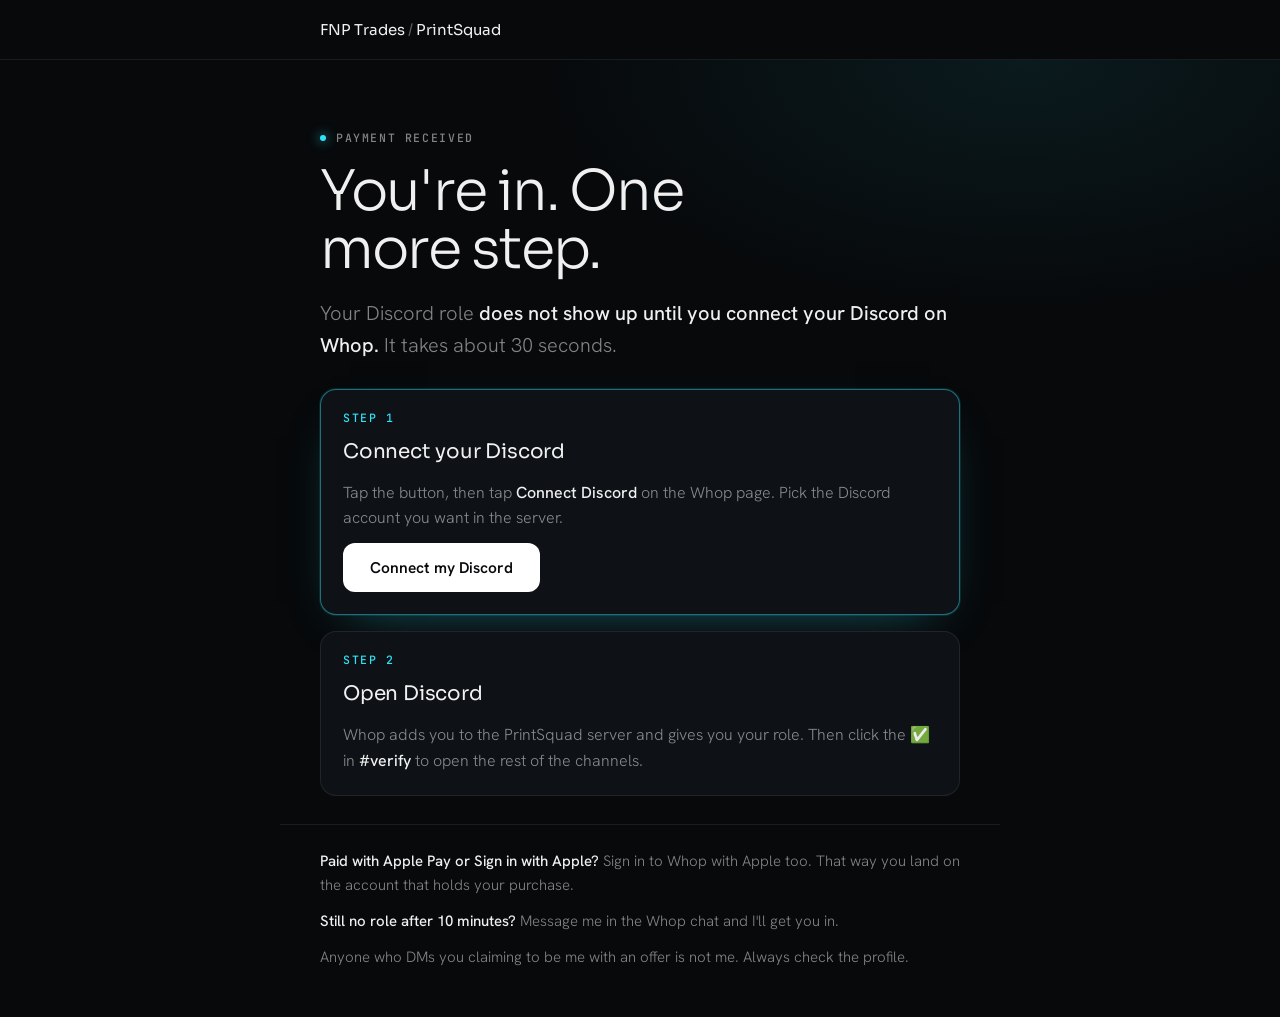
<file: welcome/index.html>
<!doctype html>
<html lang="en">
<head>
<meta charset="utf-8">
<meta name="viewport" content="width=device-width,initial-scale=1">
<meta name="robots" content="noindex">
<link rel="canonical" href="https://fnptrades.com/welcome/">
<title>Welcome to PrintSquad | FNP Trades</title>
<meta name="description" content="You're in. Connect your Discord on Whop so the bot can give you your role.">
<link rel="preconnect" href="https://fonts.googleapis.com">
<link rel="preconnect" href="https://fonts.gstatic.com" crossorigin>
<link rel="stylesheet" href="https://fonts.googleapis.com/css2?family=Sora:wght@200;300;400;600&family=Hanken+Grotesk:wght@300;400;500;600&family=JetBrains+Mono:wght@400;500&display=swap">
<style>
/* Where Whop sends a buyer right after checkout (product setting "Checkout redirect").
   The Discord role only lands once the buyer connects Discord on Whop, so step 1 is that button.
   ?p=rtp (RTP System) points at the Indicator Only role; ?p=bundle adds the indicator step;
   ?p=lite (PrintSquad Lite) points at the PrintSquad Lite role; no p = PrintSquad. Same look as the rest of the site. */
:root{
  --ground:#07090B; --ground-2:#0B0E12; --panel:#0E1216;
  --t1:rgba(255,255,255,.94); --t2:rgba(255,255,255,.70); --t3:rgba(255,255,255,.50); --t4:rgba(255,255,255,.34);
  --line:rgba(255,255,255,.08); --line-2:rgba(255,255,255,.14);
  --cyan:#2FE3F6; --mint:#B2EBF2;
  --display:"Sora",ui-sans-serif,system-ui,"Segoe UI",sans-serif;
  --body:"Hanken Grotesk",ui-sans-serif,system-ui,"Segoe UI",sans-serif;
  --mono:"JetBrains Mono",ui-monospace,"SF Mono",Menlo,Consolas,monospace;
}
*{box-sizing:border-box}
body{margin:0;background:var(--ground);color:var(--t2);font:300 17px/1.6 var(--body);-webkit-font-smoothing:antialiased}
a{color:inherit;text-decoration:none}
a:focus-visible{outline:2px solid var(--cyan);outline-offset:3px;border-radius:6px}
.wrap{max-width:720px;margin-inline:auto;padding-inline:clamp(16px,4vw,40px)}
h1,h2{font-family:var(--display);color:var(--t1);margin:0;text-wrap:balance}
h1{font-weight:300;font-size:clamp(34px,6vw,56px);line-height:1.05;letter-spacing:-.035em}
h2{font-weight:400;font-size:20px;letter-spacing:-.01em}
p{margin:0}
.hdr{border-bottom:1px solid var(--line)}
.hdr .wrap{padding-block:16px}
.brand{font:400 15px/1 var(--display);color:var(--t1)}
.brand s{text-decoration:none;color:var(--t4)}
.hero{padding-block:clamp(40px,7vw,72px) 28px;background:radial-gradient(700px 360px at 80% 0%,rgba(47,227,246,.08),transparent 70%)}
.hero .wrap{display:grid;gap:18px}
.eyebrow{font:500 11.5px/1 var(--mono);letter-spacing:.14em;text-transform:uppercase;color:var(--t3);display:inline-flex;align-items:center;gap:10px}
.eyebrow::before{content:"";width:6px;height:6px;border-radius:50%;background:var(--cyan);box-shadow:0 0 12px var(--cyan)}
.lede{font-size:clamp(17px,2vw,20px);color:var(--t3)}
.lede b{color:var(--t1);font-weight:500}
.steps{display:grid;gap:16px;padding-bottom:28px}
.step{border:1px solid var(--line);border-radius:16px;background:var(--panel);padding:22px;display:grid;gap:12px}
.step.main{border-color:rgba(47,227,246,.45);box-shadow:0 0 0 1px rgba(47,227,246,.12),0 18px 50px -30px rgba(47,227,246,.5)}
.num{font:500 11.5px/1 var(--mono);letter-spacing:.14em;text-transform:uppercase;color:var(--cyan)}
.step p{font-size:16px;color:var(--t3)}
.step p b{color:var(--t1);font-weight:500}
.btn{display:inline-flex;align-items:center;justify-content:center;gap:10px;font:600 15.5px/1 var(--body);padding:16px 26px;border-radius:12px;border:1px solid transparent;cursor:pointer;transition:transform .15s ease,background .15s ease;justify-self:start}
.btn-solid{background:#fff;color:#07090B}
.btn-solid:hover{transform:translateY(-1px);background:var(--mint)}
.btn-ghost{color:var(--t1);border-color:var(--line-2)}
.btn-ghost:hover{border-color:var(--t3)}
.help{border-top:1px solid var(--line);padding-block:24px 48px;display:grid;gap:12px;font-size:15px;color:var(--t3)}
.help b{color:var(--t1);font-weight:500}
[hidden]{display:none!important}
@media (max-width:520px){.btn{width:100%}}
</style>
</head>
<body>
<header class="hdr"><div class="wrap">
  <a class="brand" href="https://fnptrades.com/">FNP Trades <s>/</s> PrintSquad</a>
</div></header>

<main>
<section class="hero"><div class="wrap">
  <span class="eyebrow">Payment received</span>
  <h1>You're in. One more step.</h1>
  <p class="lede">Your Discord role <b>does not show up until you connect your Discord on Whop.</b> It takes about 30 seconds.</p>
</div></section>

<div class="wrap steps">
  <div class="step main">
    <span class="num">Step 1</span>
    <h2>Connect your Discord</h2>
    <p>Tap the button, then tap <b>Connect Discord</b> on the Whop page. Pick the Discord account you want in the server.</p>
    <a class="btn btn-solid" id="connect" href="https://whop.com/masterthemarket/exp_Jn1isNXgQ0V50X/app/">Connect my Discord</a>
  </div>

  <div class="step">
    <span class="num">Step 2</span>
    <h2>Open Discord</h2>
    <p>Whop adds you to the PrintSquad server and gives you your role. Then click the <b>&#x2705;</b> in <b>#verify</b> to open the rest of the channels.</p>
  </div>

  <div class="step" id="indicators" hidden>
    <span class="num">Step 3</span>
    <h2>Get your indicators</h2>
    <p>Send your <b>TradingView username</b> on Whop so I can give you access to the RTP indicators.</p>
    <a class="btn btn-ghost" href="https://whop.com/masterthemarket/exp_94DgmCRDMRpIVW/app/">TradingView access</a>
  </div>
</div>

<div class="wrap help">
  <p><b>Paid with Apple Pay or Sign in with Apple?</b> Sign in to Whop with Apple too. That way you land on the account that holds your purchase.</p>
  <p><b>Still no role after 10 minutes?</b> Message me in the Whop chat and I'll get you in.</p>
  <p>Anyone who DMs you claiming to be me with an offer is not me. Always check the profile.</p>
</div>
</main>

<script>
(function () {
  var p = (new URLSearchParams(location.search).get("p") || "").toLowerCase();
  if (p === "rtp") {
    // RTP System and Indicators carries the Indicator Only role
    document.getElementById("connect").href = "https://whop.com/masterthemarket/exp_ISEX1gKn84slw5/app/";
  }
  if (p === "lite") {
    // PrintSquad Lite ($30) carries the PrintSquad Lite role (Whop section "PrintSquad Lite Access")
    document.getElementById("connect").href = "https://whop.com/masterthemarket/exp_TuuHZFkCEnG6nj/app/";
  }
  if (p === "rtp" || p === "bundle") document.getElementById("indicators").hidden = false;
})();
</script>
</body>
</html>
</file>
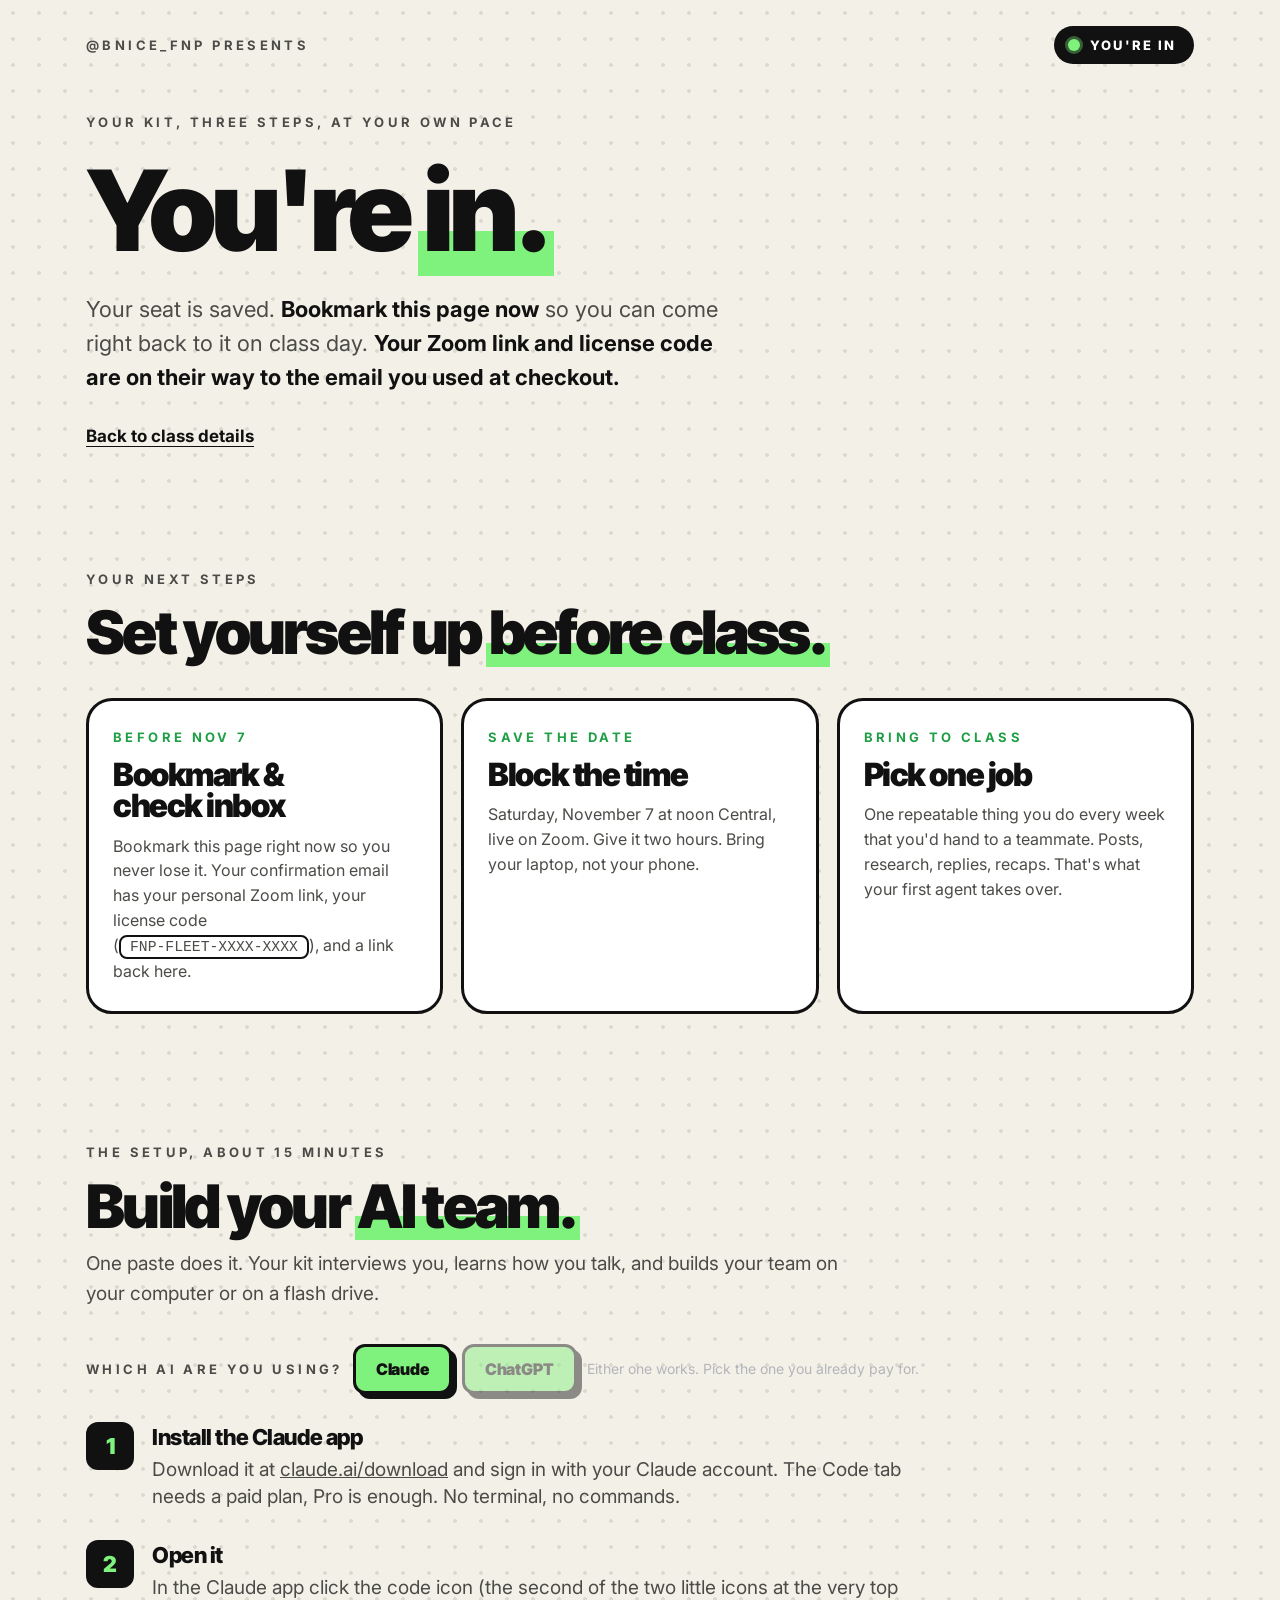
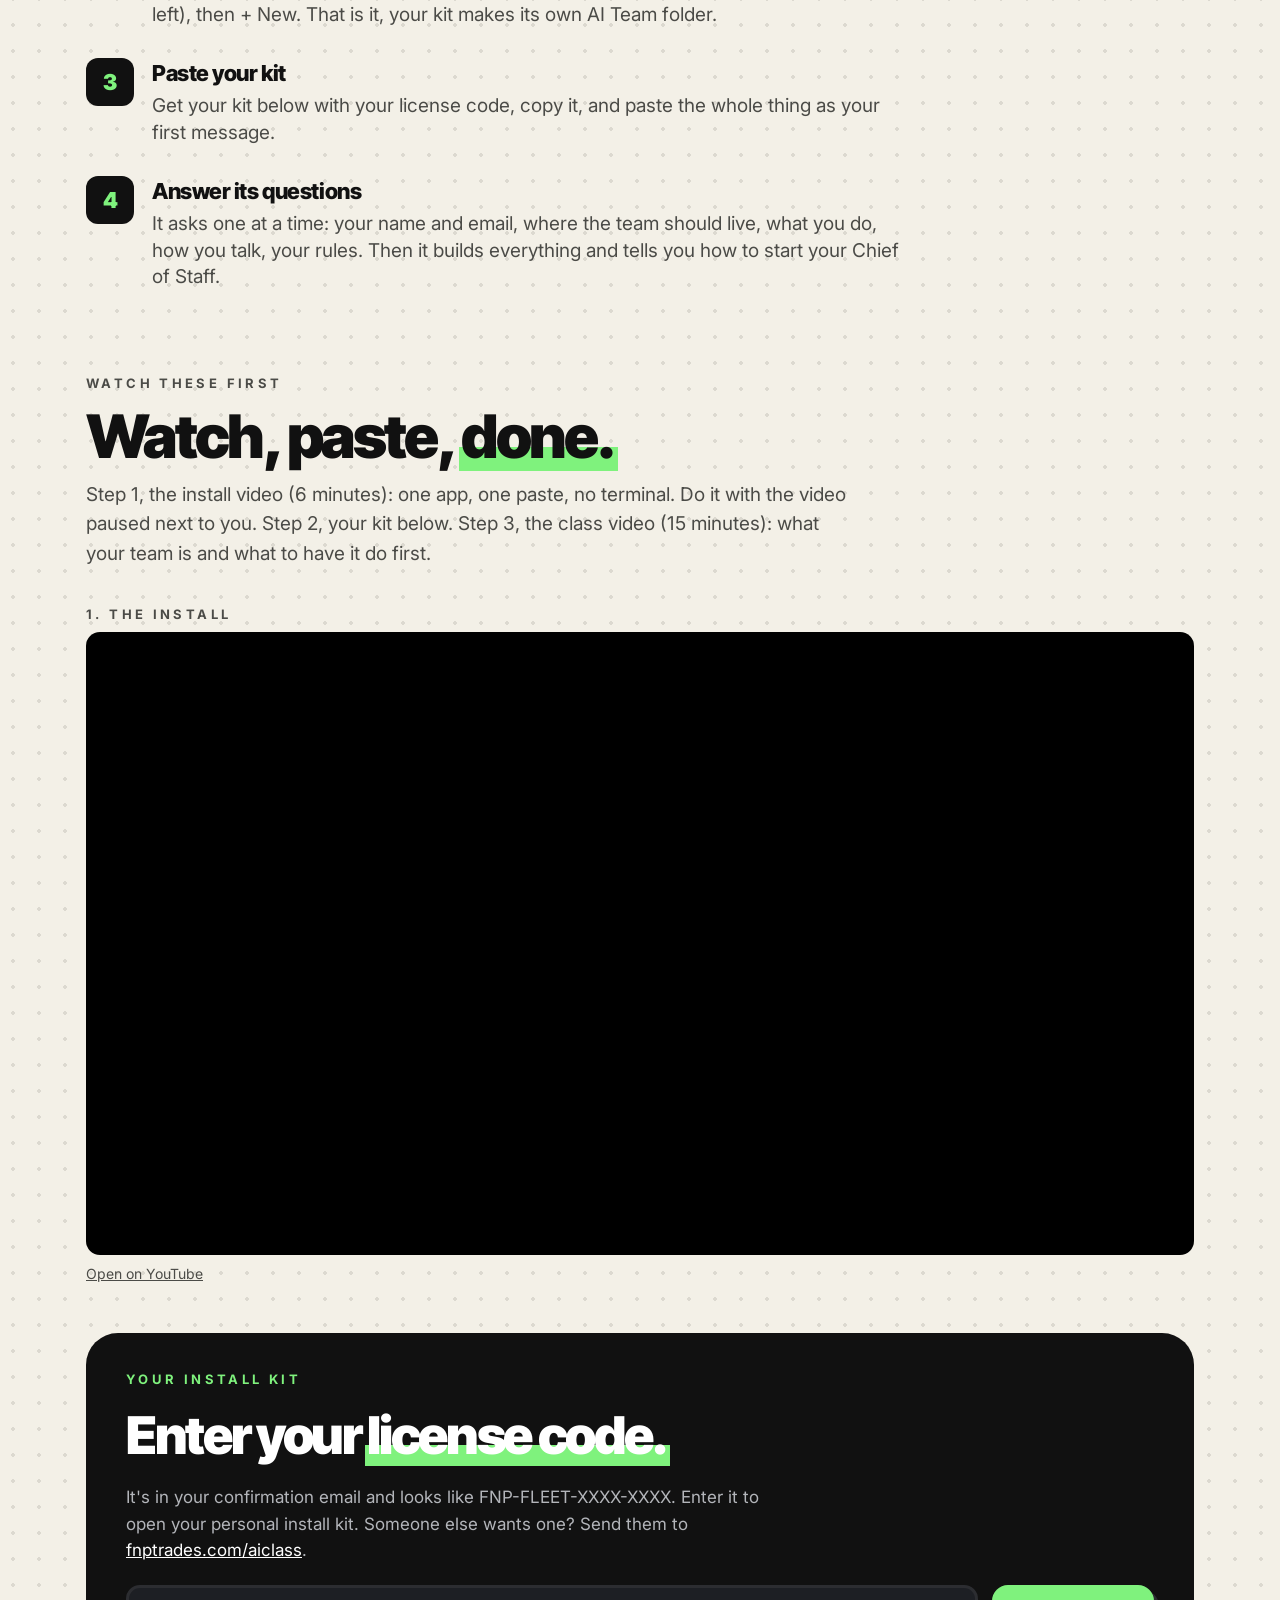
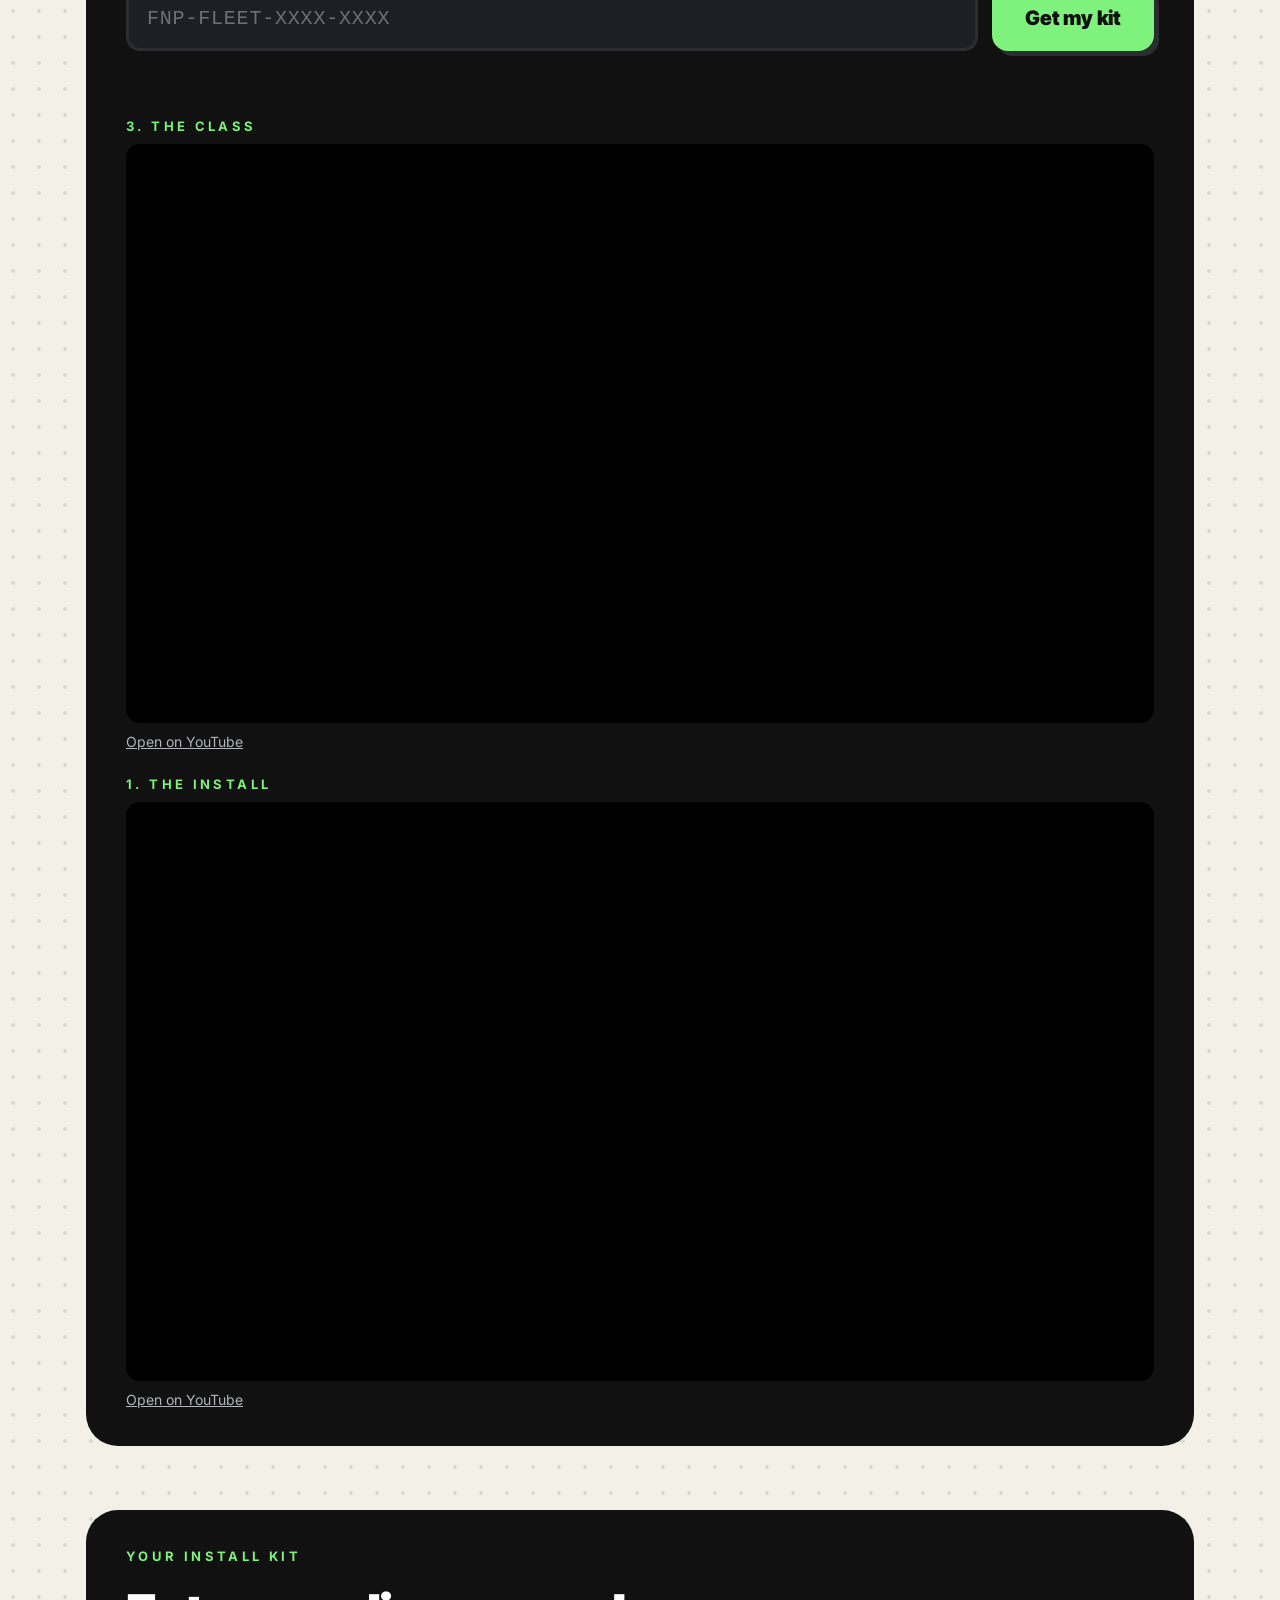
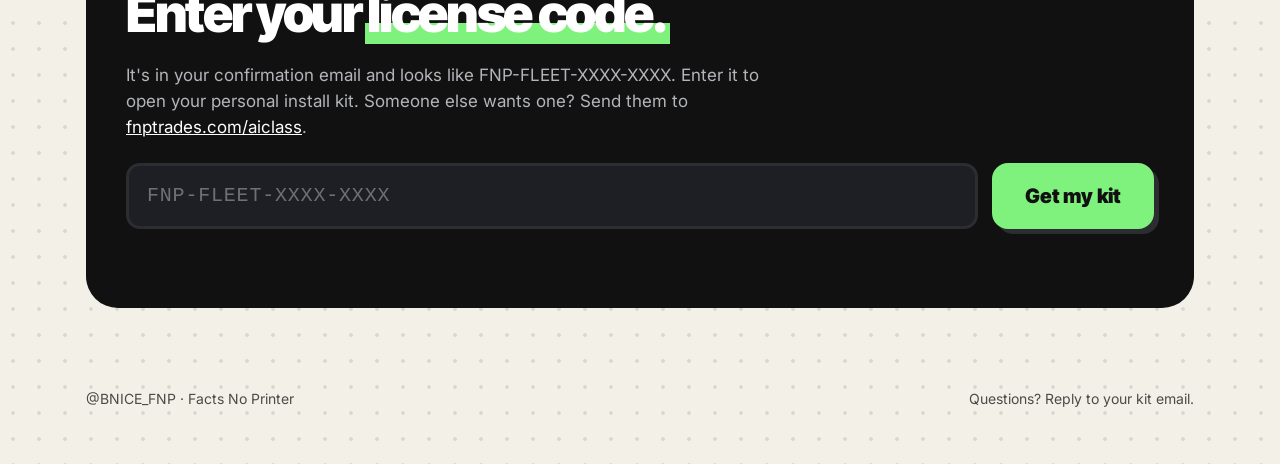
<file: aiclass/buildagent/index.html>
<!doctype html>
<html lang="en">
<head>
<meta charset="utf-8">
<meta name="viewport" content="width=device-width,initial-scale=1">
<meta name="robots" content="noindex">
<link rel="canonical" href="https://fnptrades.com/aiclass/buildagent/">
<meta property="og:type" content="website">
<meta property="og:url" content="https://fnptrades.com/aiclass/buildagent/">
<meta property="og:title" content="You're in | Build your own AI team">
<meta property="og:description" content="Your kit is ready. Watch the install video, open your kit page, paste once. Then the class video.">
<meta property="og:image" content="https://fnptrades.com/aiclass/og.jpg">
<meta name="twitter:card" content="summary_large_image">
<title>You're in | Build Your Own AI Team</title>
<meta name="description" content="Registration confirmed. Your next steps: check your inbox, block the time, install the Claude app or ChatGPT's Codex app, and paste your personal install kit to build your AI team.">
<link rel="preconnect" href="https://fonts.googleapis.com">
<link rel="preconnect" href="https://fonts.gstatic.com" crossorigin>
<link rel="stylesheet" href="https://fonts.googleapis.com/css2?family=Inter+Tight:wght@700;800;900&family=Inter:wght@400;500;600;700&display=swap">
<style>
/* Same look as /aiclass/ (dotted cream ground, heavy black headlines with the lime band, one black ticket bar),
   laid out like a confirmation page: you're in, your next steps, the setup steps, then the kit box. */
:root {
  --ground: #F3F0E7;
  --dot: #DCD9D0;
  --ink: #111111;
  --ink-soft: #4B4B47;
  --lime: #7FF27D;
  --lime-deep: #1E9E45;
  --paper: #FFFFFF;
  --phone: #131417;
  --bubble: #23252B;
  --phone-text: #F4F4F5;
  --phone-sub: #9A9CA3;
  --live: #F03A2E;
  --display: "Inter Tight", "Segoe UI", system-ui, sans-serif;
  --body: "Inter", "Segoe UI", system-ui, sans-serif;
  color-scheme: light;
}
* { box-sizing: border-box; }
img { max-width: 100%; }
body {
  margin: 0;
  background-color: var(--ground);
  background-image: radial-gradient(circle, var(--dot) 1.6px, transparent 2px);
  background-size: 26px 26px;
  color: var(--ink);
  font-family: var(--body);
  font-size: 17px;
  line-height: 1.55;
}
.wrap {
  max-width: 1140px;
  margin: 0 auto;
  padding-left: max(16px, env(safe-area-inset-left, 0px));
  padding-right: max(16px, env(safe-area-inset-right, 0px));
}
a { color: inherit; }
:focus-visible { outline: 3px solid var(--lime-deep); outline-offset: 3px; border-radius: 6px; }

.eyebrow { font-family: var(--body); font-weight: 700; font-size: 13px; letter-spacing: 0.26em; text-transform: uppercase; color: var(--ink-soft); }
.pill {
  display: inline-flex; align-items: center; gap: 10px; background: var(--ink); color: var(--paper);
  border-radius: 999px; padding: 9px 18px 9px 14px; font-weight: 800; font-size: 13px; letter-spacing: 0.16em; text-transform: uppercase;
}
.pill i { width: 12px; height: 12px; border-radius: 50%; background: var(--lime); box-shadow: 0 0 0 3px rgba(127, 242, 125, 0.35); }
.band { position: relative; white-space: nowrap; isolation: isolate; }
.band::after {
  content: ""; position: absolute; left: -0.04em; right: -0.06em; bottom: 0.02em; height: 0.4em; background: var(--lime); z-index: -1;
}
h1, h2, h3 { font-family: var(--display); font-weight: 900; letter-spacing: -0.045em; line-height: 0.98; margin: 0; text-wrap: balance; }
h2 { font-size: clamp(36px, 5.4vw, 60px); }
p { margin: 0; }

.btn {
  display: inline-flex; align-items: center; justify-content: center; gap: 12px; text-decoration: none; cursor: pointer;
  background: var(--lime); color: var(--ink); font-family: var(--display); font-weight: 900; font-size: 20px; letter-spacing: -0.01em;
  padding: 18px 30px; border-radius: 16px; border: 3px solid var(--ink); box-shadow: 5px 5px 0 var(--ink);
  transition: transform 0.12s ease, box-shadow 0.12s ease;
}
.btn:hover { transform: translate(-2px, -2px); box-shadow: 7px 7px 0 var(--ink); }
.btn:active { transform: translate(3px, 3px); box-shadow: 2px 2px 0 var(--ink); }
.btn.small { font-size: 16px; padding: 12px 20px; border-radius: 12px; }
.fine { font-size: 14px; color: var(--ink-soft); }
.back { display: inline-block; margin-top: 28px; font-weight: 700; text-decoration: underline; text-underline-offset: 4px; }

header.top { display: flex; justify-content: space-between; align-items: center; gap: 16px; padding-block: 26px 0; flex-wrap: wrap; }
.hero { padding-block: 44px 56px; max-width: 820px; }
.hero h1 { font-size: clamp(56px, 9vw, 112px); margin-top: 22px; }
.hero .lede { font-size: clamp(18px, 2vw, 22px); color: var(--ink-soft); margin-top: 26px; max-width: 46ch; }
.hero .lede b { color: var(--ink); }

section { padding-block: 64px; }
.sec-head { display: flex; flex-direction: column; gap: 14px; margin-bottom: 36px; max-width: 760px; }
.sec-head p { font-size: 19px; color: var(--ink-soft); }

/* next steps, three cards like a confirmation page */
.next { display: grid; grid-template-columns: repeat(3, 1fr); gap: 18px; }
.next article { background: var(--paper); border: 3px solid var(--ink); border-radius: 26px; padding: 26px 24px 28px; display: flex; flex-direction: column; gap: 12px; min-width: 0; }
.next .eyebrow { color: var(--lime-deep); }
.next h3 { font-size: clamp(26px, 2.6vw, 32px); }
.next p { color: var(--ink-soft); font-size: 16px; }

/* setup steps */
.build { display: grid; grid-template-columns: 1fr; gap: 10px; list-style: none; padding: 0; margin: 0; counter-reset: step; max-width: 820px; }
.build li { display: flex; gap: 18px; align-items: flex-start; font-size: 19px; line-height: 1.4; padding-block: 10px; counter-increment: step; }
.build li::before {
  content: counter(step); width: 48px; height: 48px; flex-shrink: 0; border-radius: 12px; background: var(--ink); color: var(--lime);
  display: grid; place-items: center; font-family: var(--display); font-weight: 900; font-size: 22px;
}
.build li b { display: block; font-family: var(--display); font-weight: 800; font-size: 22px; letter-spacing: -0.02em; margin-bottom: 4px; }
.build li span { color: var(--ink-soft); }
code { font-family: ui-monospace, "Cascadia Mono", Consolas, monospace; background: var(--paper); border: 2px solid var(--ink); border-radius: 8px; padding: 2px 9px; font-size: 0.92em; white-space: nowrap; }

/* the kit box */
.ticket { background: var(--ink); color: var(--paper); border-radius: 32px; padding: 36px 40px; display: grid; gap: 22px; }
.ticket h2 { color: var(--paper); font-size: clamp(32px, 4.6vw, 52px); }
.ticket h2 .band::after { background: var(--lime); }
.ticket p { color: #B3B5BA; max-width: 60ch; }
.ticket .eyebrow { color: var(--lime); }
.codeform { display: flex; flex-wrap: wrap; gap: 14px; align-items: stretch; }
.codeform input {
  flex: 1 1 260px; font-family: ui-monospace, "Cascadia Mono", Consolas, monospace; font-size: 20px; letter-spacing: 0.08em; text-transform: uppercase;
  padding: 14px 18px; border-radius: 14px; border: 3px solid #2C2D31; background: #1D1F24; color: var(--phone-text); min-width: 0;
}
.codeform input::placeholder { color: #6E7078; letter-spacing: 0.04em; text-transform: none; }
.ticket .btn { border-color: var(--lime); box-shadow: 5px 5px 0 #2C2D31; }
.ticket .btn:hover { box-shadow: 7px 7px 0 #2C2D31; }
.status-line { font-size: 15px; color: #B3B5BA; min-height: 1.4em; }
.status-line.bad { color: #FF8A80; }
.status-line.good { color: var(--lime); }
.kit { display: none; gap: 12px; }
.kit.show { display: grid; }
.kit textarea {
  width: 100%; min-height: 260px; resize: vertical; font-family: ui-monospace, "Cascadia Mono", Consolas, monospace; font-size: 13.5px; line-height: 1.45;
  padding: 16px; border-radius: 14px; border: 3px solid #2C2D31; background: #1D1F24; color: var(--phone-text);
}
.kit .row { display: flex; flex-wrap: wrap; gap: 12px; align-items: center; }

footer { padding-block: 40px 56px; display: flex; flex-wrap: wrap; justify-content: space-between; gap: 12px; color: var(--ink-soft); font-size: 14px; }

@media (max-width: 900px) {
  .next { grid-template-columns: 1fr; }
}
@media (max-width: 560px) {
  body { font-size: 16px; }
  section { padding-block: 48px; }
  .hero { padding-block: 28px 40px; }
  .ticket { padding: 28px 22px; border-radius: 26px; }
  .btn { width: 100%; }
  .build li { font-size: 17px; }
  .build li b { font-size: 20px; }
}
@media (prefers-reduced-motion: reduce) { .btn { transition: none; } }
</style>
</head>
<body>

<div class="wrap">
  <header class="top">
    <span class="eyebrow">@BNICE_FNP presents</span>
    <span class="pill"><i></i>You're in</span>
  </header>

  <div class="hero">
    <span class="eyebrow">Your kit, three steps, at your own pace</span>
    <h1>You're <span class="band">in.</span></h1>
    <p class="lede">Your seat is saved. <b>Bookmark this page now</b> so you can come right back to it on class day. <b>Your Zoom link and license code are on their way to the email you used at checkout.</b></p>
    <a class="back" href="../">Back to class details</a>
  </div>
</div>

<section>
  <div class="wrap">
    <div class="sec-head">
      <span class="eyebrow">Your next steps</span>
      <h2>Set yourself up <span class="band">before class.</span></h2>
    </div>
    <div class="next">
      <article>
        <span class="eyebrow">Before Nov 7</span>
        <h3>Bookmark &amp; check inbox</h3>
        <p>Bookmark this page right now so you never lose it. Your confirmation email has your personal Zoom link, your license code (<code>FNP-FLEET-XXXX-XXXX</code>), and a link back here.</p>
      </article>
      <article>
        <span class="eyebrow">Save the date</span>
        <h3>Block the time</h3>
        <p>Saturday, November 7 at noon Central, live on Zoom. Give it two hours. Bring your laptop, not your phone.</p>
      </article>
      <article>
        <span class="eyebrow">Bring to class</span>
        <h3>Pick one job</h3>
        <p>One repeatable thing you do every week that you'd hand to a teammate. Posts, research, replies, recaps. That's what your first agent takes over.</p>
      </article>
    </div>
  </div>
</section>

<section>
  <div class="wrap">
    <div class="sec-head">
      <span class="eyebrow">The setup, about 15 minutes</span>
      <h2>Build your <span class="band">AI team.</span></h2>
      <p>One paste does it. Your kit interviews you, learns how you talk, and builds your team on your computer or on a flash drive.</p>
    </div>
    <div class="toolpick" id="toolpick" style="display:flex;flex-wrap:wrap;gap:10px;align-items:center;margin:0 0 18px">
      <span class="eyebrow" style="margin:0">Which AI are you using?</span>
      <button class="btn small" type="button" data-tool="claude">Claude</button>
      <button class="btn small" type="button" data-tool="codex">ChatGPT</button>
      <span class="fine" style="color:#B3B5BA">Either one works. Pick the one you already pay for.</span>
    </div>
    <ol class="build">
      <li><div><b id="step-install-title">Install the Claude app</b><span id="step-install">Download it at <a href="https://claude.ai/download" target="_blank" rel="noopener">claude.ai/download</a> and sign in with your Claude account. The Code tab needs a paid plan, Pro is enough. No terminal, no commands.</span></div></li>
      <li><div><b>Open it</b><span id="step-open">In the Claude app click the code icon (the second of the two little icons at the very top left), then + New. That is it, your kit makes its own AI Team folder.</span></div></li>
      <li><div><b>Paste your kit</b><span>Get your kit below with your license code, copy it, and paste the whole thing as your first message.</span></div></li>
      <li><div><b>Answer its questions</b><span>It asks one at a time: your name and email, where the team should live, what you do, how you talk, your rules. Then it builds everything and tells you how to start your Chief of Staff.</span></div></li>
    </ol>
  </div>
</section>

<section style="padding-block: 8px 24px">
  <div class="wrap">
    <div class="sec-head">
      <span class="eyebrow">Watch these first</span>
      <h2>Watch, paste, <span class="band">done.</span></h2>
      <p>Step 1, the install video (6 minutes): one app, one paste, no terminal. Do it with the video paused next to you. Step 2, your kit below. Step 3, the class video (15 minutes): what your team is and what to have it do first.</p>
    </div>
    <div style="display:grid;grid-template-columns:repeat(auto-fit,minmax(320px,1fr));gap:18px;max-width:1200px">
      <div>
        <p class="eyebrow" style="margin:0 0 8px">1. The install</p>
        <div style="position:relative;width:100%;aspect-ratio:16/9;border-radius:14px;overflow:hidden;background:#000">
          <iframe src="https://www.youtube-nocookie.com/embed/ns5DMZWfwbU" title="Install your AI team" style="position:absolute;inset:0;width:100%;height:100%;border:0" allow="accelerometer; autoplay; clipboard-write; encrypted-media; gyroscope; picture-in-picture; web-share" allowfullscreen loading="lazy"></iframe>
        </div>
        <p class="fine" style="margin-top:8px"><a href="https://youtu.be/ns5DMZWfwbU" target="_blank" rel="noopener">Open on YouTube</a></p>
      </div>
    </div>
  </div>
</section>

<section style="padding-block: 24px 40px">
  <div class="wrap">
    <div class="ticket">
      <span class="eyebrow">Your install kit</span>
      <h2>Enter your <span class="band">license code.</span></h2>
      <p>It's in your confirmation email and looks like FNP-FLEET-XXXX-XXXX. Enter it to open your personal install kit. Someone else wants one? Send them to <a href="../" style="color:var(--paper)">fnptrades.com/aiclass</a>.</p>
      <form class="codeform" id="codeform" autocomplete="off">
        <input id="code" name="code" placeholder="FNP-FLEET-XXXX-XXXX" aria-label="License code" spellcheck="false" maxlength="24" required>
        <button class="btn" type="submit">Get my kit</button>
      </form>
      <div class="status-line" id="status" aria-live="polite"></div>
      <div id="zoombox" style="display:none;background:#1D1F24;border:2px solid #2C2D31;border-radius:14px;padding:14px 18px;font-size:15px;color:#F4F4F5;"></div>
      <div class="kit" id="kit">
        <textarea id="kittext" readonly aria-label="Your install kit"></textarea>
        <div class="row">
          <button class="btn small" type="button" id="copy">Copy the whole kit</button>
          <span class="fine" style="color:#B3B3BA" id="paste-note">Then paste it into Claude Code as your first message.</span>
        </div>
      </div><div>
        <p class="eyebrow" style="margin:0 0 8px">3. The class</p>
        <div style="position:relative;width:100%;aspect-ratio:16/9;border-radius:14px;overflow:hidden;background:#000">
          <iframe src="https://www.youtube-nocookie.com/embed/hOY_udA1CPk" title="Build Your Own AI Team: the class" style="position:absolute;inset:0;width:100%;height:100%;border:0" allow="accelerometer; autoplay; clipboard-write; encrypted-media; gyroscope; picture-in-picture; web-share" allowfullscreen loading="lazy"></iframe>
        </div>
        <p class="fine" style="margin-top:8px"><a href="https://youtu.be/hOY_udA1CPk" target="_blank" rel="noopener">Open on YouTube</a></p>
      </div>
      <div>
        <p class="eyebrow" style="margin:0 0 8px">1. The install</p>
        <div style="position:relative;width:100%;aspect-ratio:16/9;border-radius:14px;overflow:hidden;background:#000">
          <iframe src="https://www.youtube-nocookie.com/embed/ns5DMZWfwbU" title="Install your AI team" style="position:absolute;inset:0;width:100%;height:100%;border:0" allow="accelerometer; autoplay; clipboard-write; encrypted-media; gyroscope; picture-in-picture; web-share" allowfullscreen loading="lazy"></iframe>
        </div>
        <p class="fine" style="margin-top:8px"><a href="https://youtu.be/ns5DMZWfwbU" target="_blank" rel="noopener">Open on YouTube</a></p>
      </div>
    </div>
  </div>
</section>

<section style="padding-block: 24px 40px">
  <div class="wrap">
    <div class="ticket">
      <span class="eyebrow">Your install kit</span>
      <h2>Enter your <span class="band">license code.</span></h2>
      <p>It's in your confirmation email and looks like FNP-FLEET-XXXX-XXXX. Enter it to open your personal install kit. Someone else wants one? Send them to <a href="../" style="color:var(--paper)">fnptrades.com/aiclass</a>.</p>
      <form class="codeform" id="codeform" autocomplete="off">
        <input id="code" name="code" placeholder="FNP-FLEET-XXXX-XXXX" aria-label="License code" spellcheck="false" maxlength="24" required>
        <button class="btn" type="submit">Get my kit</button>
      </form>
      <div class="status-line" id="status" aria-live="polite"></div>
      <div id="zoombox" style="display:none;background:#1D1F24;border:2px solid #2C2D31;border-radius:14px;padding:14px 18px;font-size:15px;color:#F4F4F5;"></div>
      <div class="kit" id="kit">
        <textarea id="kittext" readonly aria-label="Your install kit"></textarea>
        <div class="row">
          <button class="btn small" type="button" id="copy">Copy the whole kit</button>
          <span class="fine" style="color:#B3B3BA" id="paste-note">Then paste it into Claude Code as your first message.</span>
        </div>
      </div>
    </div>
  </div>
</section>

<div class="wrap">
  <footer>
    <span>@BNICE_FNP · Facts No Printer</span>
    <span>Questions? Reply to your kit email.</span>
  </footer>
</div>

<script>
// The kit service hands out each member's status, Zoom link, and (after release) their paste prompt without using a seat.
var KIT_SERVICE = "https://kit-service-production-ffea.up.railway.app";
var form = document.getElementById("codeform"), input = document.getElementById("code"),
    statusEl = document.getElementById("status"), zoomBox = document.getElementById("zoombox"),
    kit = document.getElementById("kit"), text = document.getElementById("kittext"), copy = document.getElementById("copy");

function say(msg, cls) { statusEl.textContent = msg; statusEl.className = "status-line " + (cls || ""); }

// Claude Code or Codex (ChatGPT): same kit, the service swaps the command and the rulebook file name.
var TOOLS = {
  claude: { name: "the Claude app", app: "Claude",
            install: 'Download it at <a href="https://claude.ai/download" target="_blank" rel="noopener">claude.ai/download</a> and sign in with your Claude account. The Code tab needs a paid plan, Pro is enough. No terminal, no commands.',
            open: 'In the Claude app click the code icon (the second of the two little icons at the very top left), then + New. That is it, your kit makes its own AI Team folder.' },
  codex:  { name: "the Codex app", app: "Codex",
            install: 'Mac: the Codex app from <a href="https://learn.chatgpt.com/docs/app" target="_blank" rel="noopener">learn.chatgpt.com/docs/app</a>. Windows: the ChatGPT app from the Microsoft Store (search ChatGPT), then pick Work above the message box. Sign in with your ChatGPT account (Plus or Pro). No terminal, no commands.',
            open: 'In the app click Add new project and pick your Documents folder (it only needs a place to start; your kit makes its own AI Team folder). When it asks to approve something later, click Approve.' }
};
var TOOL = "claude";
try { TOOL = localStorage.getItem("kit_tool") || "claude"; } catch (e) {}
if (!TOOLS[TOOL]) { TOOL = "claude"; }
function renderTool() {
  var t = TOOLS[TOOL];
  document.getElementById("step-install-title").textContent = "Install " + t.name;
  document.getElementById("step-install").innerHTML = t.install;
  document.getElementById("step-open").innerHTML = t.open;
  document.getElementById("paste-note").textContent = "Then paste it into " + t.app + " as your first message and hit Enter.";
  var btns = document.querySelectorAll("#toolpick button");
  for (var i = 0; i < btns.length; i++) { btns[i].style.opacity = btns[i].getAttribute("data-tool") === TOOL ? "1" : "0.45"; }
}
document.getElementById("toolpick").addEventListener("click", function (e) {
  var b = e.target.closest("button[data-tool]");
  if (!b) { return; }
  TOOL = b.getAttribute("data-tool");
  try { localStorage.setItem("kit_tool", TOOL); } catch (err) {}
  renderTool();
  if (kit.classList.contains("show") && input.value) { form.dispatchEvent(new Event("submit", { cancelable: true })); }
});
renderTool();

form.addEventListener("submit", function (e) {
  e.preventDefault();
  var code = input.value.trim().toUpperCase().replace(/\s+/g, "");
  input.value = code;
  zoomBox.style.display = "none";
  if (!/^FNP-FLEET-[A-Z2-9]{4}-[A-Z2-9]{4}$/.test(code)) {
    say("That doesn't look like a license code. Copy it exactly from your confirmation email.", "bad");
    kit.classList.remove("show");
    return;
  }
  say("Checking your code…");
  fetch(KIT_SERVICE.replace(/\/$/, "") + "/me/" + code + "/json?tool=" + encodeURIComponent(TOOL))
    .then(function (r) { return r.json().then(function (d) { return { ok: r.ok, status: r.status, data: d }; }); })
    .then(function (res) {
      if (!res.ok || !res.data.ok) {
        say((res.data && res.data.message) || "That code didn't check out. Copy it exactly from your confirmation email.", "bad");
        kit.classList.remove("show");
        return;
      }
      var d = res.data;
      say(d.message, "good");
      if (d.join_url) {
        zoomBox.innerHTML = '<b>Your Class Zoom Link:</b> <a href="' + d.join_url.replace(/"/g, "&quot;") + '" target="_blank" rel="noopener" style="color:#7FF27D;word-break:break-all">' + d.join_url.replace(/</g, "&lt;") + '</a>' + (d.passcode ? ' &nbsp;·&nbsp; <b>Passcode:</b> ' + d.passcode.replace(/</g, "&lt;") : '');
        zoomBox.style.display = "block";
      }
      if (d.released && d.prompt) {
        text.value = d.prompt;
        kit.classList.add("show");
      } else {
        kit.classList.remove("show");
      }
    })
    .catch(function () { say("Couldn't reach the kit service. Try again in a minute, or open the kit link in your email.", "bad"); });
});

copy.addEventListener("click", function () {
  text.select();
  var done = function () { copy.textContent = "Copied"; setTimeout(function () { copy.textContent = "Copy the whole kit"; }, 2000); };
  if (navigator.clipboard) { navigator.clipboard.writeText(text.value).then(done, function () { document.execCommand("copy"); done(); }); }
  else { document.execCommand("copy"); done(); }
});
</script>
</body>
</html>
</file>
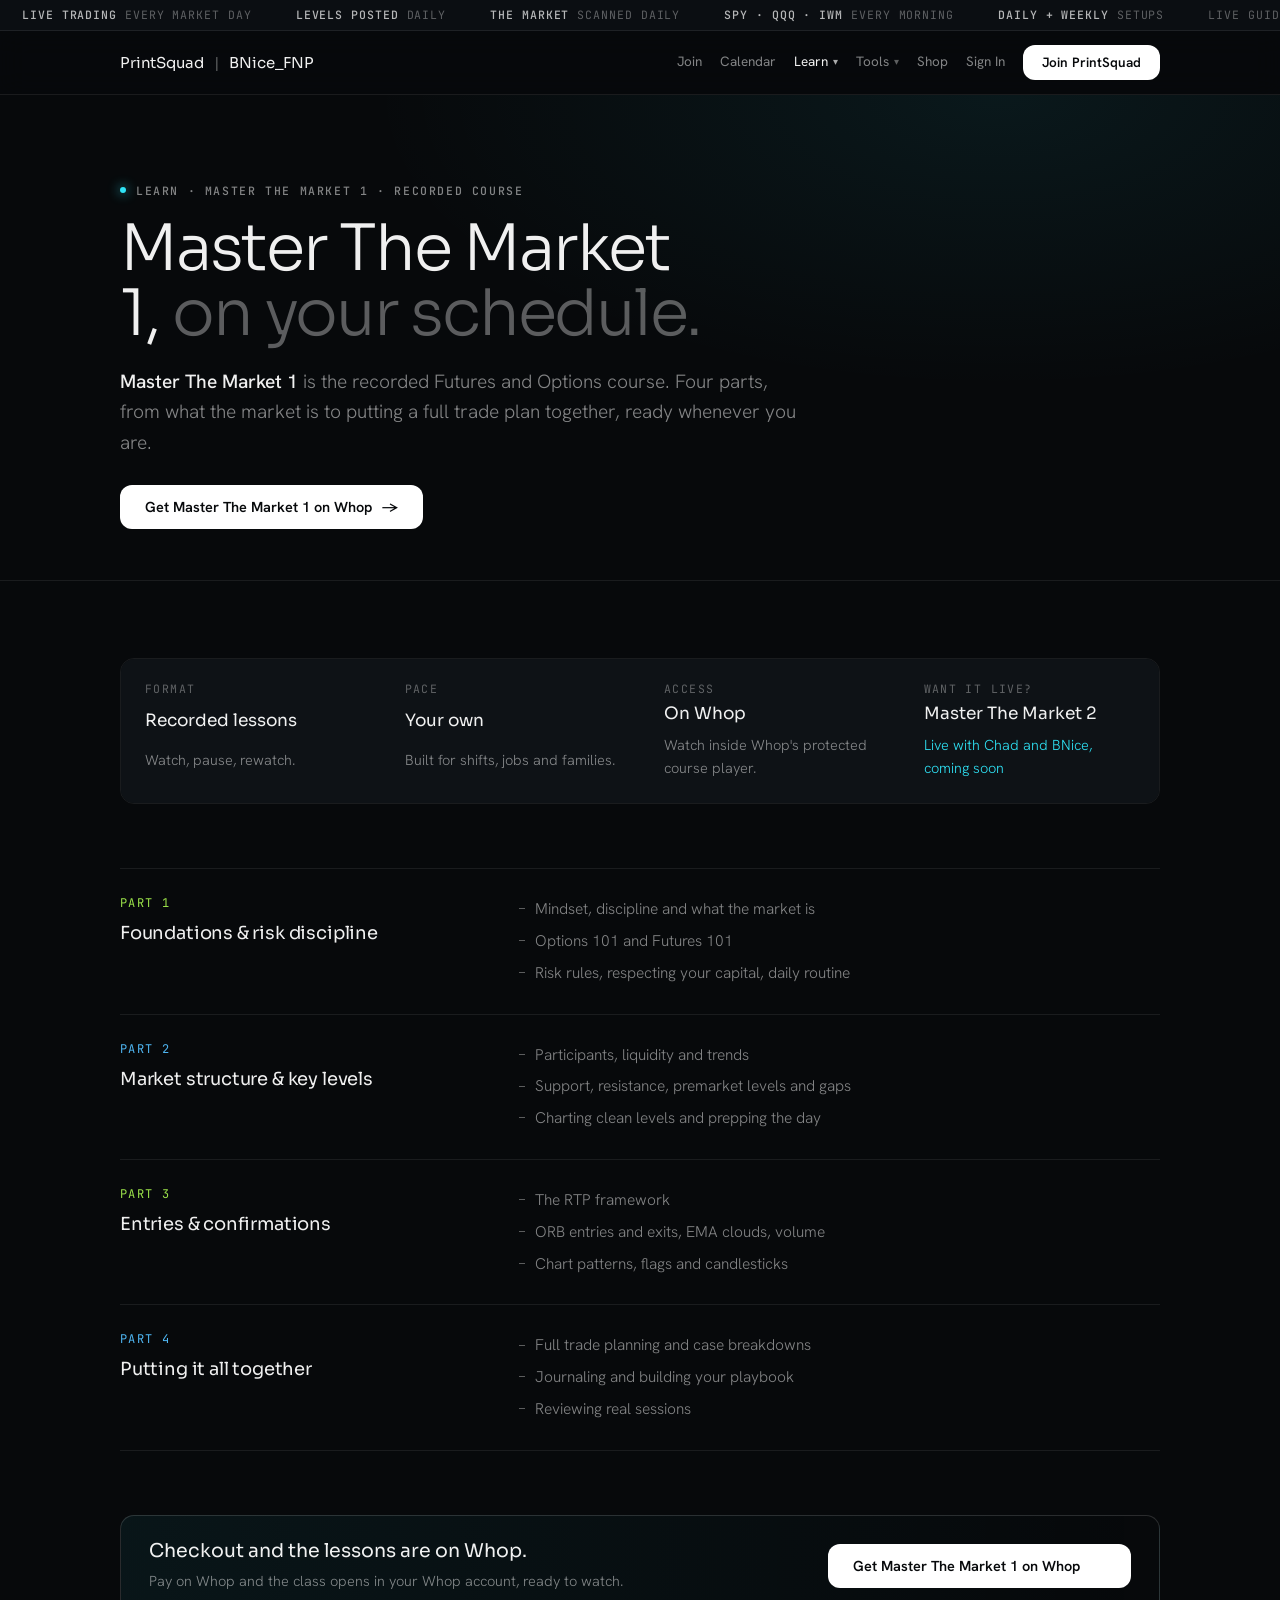
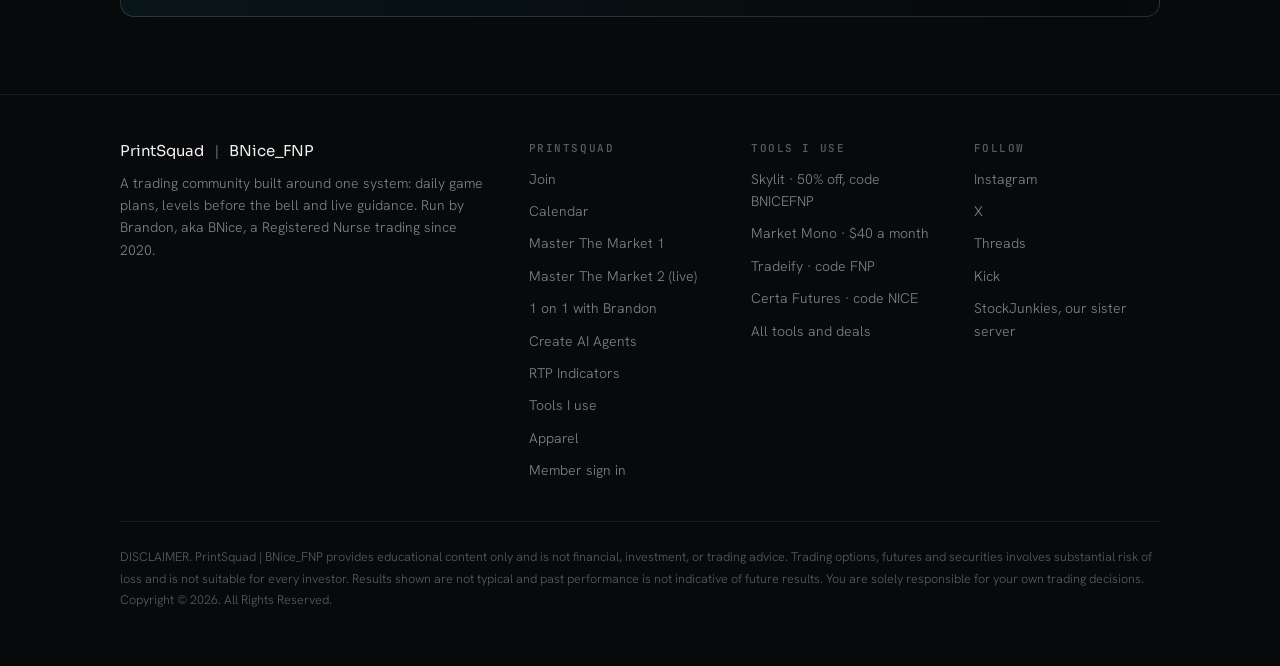
<file: learn/class/index.html>
<!doctype html>
<html lang="en">
<head>
<meta charset="utf-8">
<meta name="viewport" content="width=device-width,initial-scale=1">
<title>Master The Market 1: The Course | PrintSquad</title>
<meta name="description" content="Master The Market 1, Brandon's recorded Futures and Options course. Watch at your own pace on Whop.">
<meta property="og:type" content="website">
<meta property="og:site_name" content="PrintSquad">
<meta property="og:url" content="https://printsquad.net/learn/class/">
<meta property="og:title" content="Master The Market 1: The Course | PrintSquad">
<meta property="og:description" content="Master The Market 1, Brandon's recorded Futures and Options course. Watch at your own pace on Whop.">
<meta property="og:image" content="https://printsquad.net/assets/og/default.jpg">
<meta property="og:image:width" content="1200">
<meta property="og:image:height" content="630">
<meta name="twitter:card" content="summary_large_image">
<link rel="preconnect" href="https://fonts.googleapis.com">
<link rel="stylesheet" href="https://fonts.googleapis.com/css2?family=Sora:wght@200;300;400;600&family=Hanken+Grotesk:wght@300;400;500;600&family=JetBrains+Mono:wght@400;500&display=swap">
<link rel="stylesheet" href="/site.css">
</head>
<body>
<div class="tape" aria-hidden="true"><div class="tape-track">
  <span><b>LIVE TRADING</b> EVERY MARKET DAY</span><span><b>LEVELS POSTED</b> DAILY</span><span><b>THE MARKET</b> SCANNED DAILY</span><span><b>SPY · QQQ · IWM</b> EVERY MORNING</span><span><b>DAILY + WEEKLY</b> SETUPS</span><span>LIVE GUIDANCE <i>● ON</i></span><span><b>TRADING</b> SINCE 2020</span><span><b>1 ON 1 WITH BRANDON</b> $150 / HOUR</span><span><b>50% OFF</b> SKYLIT · CODE BNICEFNP</span><span><b>CODE FNP</b> TRADEIFY</span>
  <span><b>LIVE TRADING</b> EVERY MARKET DAY</span><span><b>LEVELS POSTED</b> DAILY</span><span><b>THE MARKET</b> SCANNED DAILY</span><span><b>SPY · QQQ · IWM</b> EVERY MORNING</span><span><b>DAILY + WEEKLY</b> SETUPS</span><span>LIVE GUIDANCE <i>● ON</i></span><span><b>TRADING</b> SINCE 2020</span><span><b>1 ON 1 WITH BRANDON</b> $150 / HOUR</span><span><b>50% OFF</b> SKYLIT · CODE BNICEFNP</span><span><b>CODE FNP</b> TRADEIFY</span>
</div></div>

<header class="hdr"><div class="wrap">
  <a class="brand" href="/">PrintSquad <s>|</s> BNice_FNP</a>
  <nav class="nav" aria-label="Site"><a href="/join/">Join</a><a href="/calendar/">Calendar</a><div class="dd"><a class="dd-btn" href="/learn/" aria-current="page" aria-haspopup="true">Learn<i aria-hidden="true">▾</i></a><div class="dd-menu"><a href="/learn/rtp-system/"><b>The RTP System</b><span>The Ebook</span></a><a href="/learn/class/"><b>Master The Market 1</b><span>The recorded course</span></a><a href="/learn/mentorship/"><b>Master The Market 2</b><span>Live with Chad and BNice, coming soon</span></a><a href="/book/"><b>Book a 1 on 1</b><span>One hour on Zoom</span></a><a href="/aiclass/"><b>Create AI Agents</b><span>The AI Agent Toolkit</span></a></div></div><div class="dd"><a class="dd-btn" href="/tools/" aria-haspopup="true">Tools<i aria-hidden="true">▾</i></a><div class="dd-menu"><a href="/indicators/"><b>RTP Indicators</b><span>The suite for TradingView</span></a><a href="/indicators/#free"><b>Free Indicators</b><span>Free on TradingView</span></a><a href="/tools/"><b>Tools I Use</b><span>Skylit, Market Mono, prop firms</span></a></div></div><a href="https://fnptrades.com/shop/">Shop</a><a href="/members/">Sign In</a></nav>
  <a class="btn btn-solid btn-sm" href="/join/">Join PrintSquad</a>
</div>
<nav class="nav-mobile" aria-label="Site"><div class="wrap"><a href="/join/">Join</a><a href="/calendar/">Calendar</a><a href="/learn/" aria-current="page">Learn</a><a href="/tools/">Tools</a><a href="https://fnptrades.com/shop/">Shop</a><a href="/members/">Sign In</a></div></nav>
</header>

<main id="top">
<section class="page-top"><div class="wrap">
  <div class="head">
    <span class="eyebrow">Learn · Master The Market 1 · Recorded course</span>
    <h1>Master The Market 1, <span class="dim">on your schedule.</span></h1>
    <p class="lede"><b class="hl">Master The Market 1</b> is the recorded Futures and Options course. Four parts, from what the market is to putting a full trade plan together, ready whenever you are.</p>
    <div class="cta"><a class="btn btn-solid" href="https://whop.com/masterthemarket/products/masterthemarket/">Get Master The Market 1 on Whop <span aria-hidden="true">→</span></a></div>
  </div>
</div></section>

<section class="rule tight"><div class="wrap">
  <div class="struct" style="margin-top:0">
    <div><span class="k">Format</span><strong>Recorded lessons</strong><p>Watch, pause, rewatch.</p></div>
    <div><span class="k">Pace</span><strong>Your own</strong><p>Built for shifts, jobs and families.</p></div>
    <div><span class="k">Access</span><strong>On Whop</strong><p>Watch inside Whop's protected course player.</p></div>
    <div><span class="k">Want it live?</span><strong>Master The Market 2</strong><p><a href="/learn/mentorship/" style="color:var(--cyan)">Live with Chad and BNice, coming soon</a></p></div>
  </div>

  <div class="weeks">
    <div class="week">
      <div><span class="n">PART 1</span><h3>Foundations &amp; risk discipline</h3></div>
      <ul><li>Mindset, discipline and what the market is</li><li>Options 101 and Futures 101</li><li>Risk rules, respecting your capital, daily routine</li></ul>
    </div>
    <div class="week alt">
      <div><span class="n">PART 2</span><h3>Market structure &amp; key levels</h3></div>
      <ul><li>Participants, liquidity and trends</li><li>Support, resistance, premarket levels and gaps</li><li>Charting clean levels and prepping the day</li></ul>
    </div>
    <div class="week">
      <div><span class="n">PART 3</span><h3>Entries &amp; confirmations</h3></div>
      <ul><li>The RTP framework</li><li>ORB entries and exits, EMA clouds, volume</li><li>Chart patterns, flags and candlesticks</li></ul>
    </div>
    <div class="week alt">
      <div><span class="n">PART 4</span><h3>Putting it all together</h3></div>
      <ul><li>Full trade planning and case breakdowns</li><li>Journaling and building your playbook</li><li>Reviewing real sessions</li></ul>
    </div>
  </div>

  <div class="enroll">
    <div><strong>Checkout and the lessons are on Whop.</strong><span>Pay on Whop and the class opens in your Whop account, ready to watch.</span></div>
    <a class="btn btn-solid" href="https://whop.com/masterthemarket/products/masterthemarket/">Get Master The Market 1 on Whop <span aria-hidden="true">→</span></a>
  </div>
</div></section>
</main>

<footer><div class="wrap">
  <div class="foot">
    <div><div class="brand" style="margin-bottom:14px">PrintSquad <s>|</s> BNice_FNP</div><p style="font-size:14px;color:var(--t3)">A trading community built around one system: daily game plans, levels before the bell and live guidance. Run by Brandon, aka BNice, a Registered Nurse trading since 2020.</p></div>
    <div><h4>PrintSquad</h4><ul><li><a href="/join/">Join</a></li><li><a href="/calendar/">Calendar</a></li><li><a href="/learn/class/">Master The Market 1</a></li><li><a href="/learn/mentorship/">Master The Market 2 (live)</a></li><li><a href="/book/">1 on 1 with Brandon</a></li><li><a href="/aiclass/">Create AI Agents</a></li><li><a href="/indicators/">RTP Indicators</a></li><li><a href="/tools/">Tools I use</a></li><li><a href="https://fnptrades.com/shop/">Apparel</a></li><li><a href="/members/">Member sign in</a></li></ul></div>
    <div><h4>Tools I use</h4><ul><li><a href="https://app.skylit.ai/products?ref=BNICEFNP" target="_blank" rel="sponsored noopener">Skylit · 50% off, code BNICEFNP</a></li><li><a href="https://whop.com/checkout/plan_psgRuvs8nuYvo?a=bnicefnp" target="_blank" rel="sponsored noopener">Market Mono · $40 a month</a></li><li><a href="https://tradeify.co/?ref=GKHED45U" target="_blank" rel="sponsored noopener">Tradeify · code FNP</a></li><li><a href="https://www.certafutures.com/?checkout=1&amp;ref=CF534EED9A1739" target="_blank" rel="sponsored noopener">Certa Futures · code NICE</a></li><li><a href="/tools/">All tools and deals</a></li></ul></div>
    <div><h4>Follow</h4><ul><li><a href="https://www.instagram.com/bnice_fnp/">Instagram</a></li><li><a href="https://x.com/Bnice_X_Fnp">X</a></li><li><a href="https://www.threads.net/@bnice_fnp">Threads</a></li><li><a href="https://kick.com/bnice-fnp">Kick</a></li><li><a href="https://whop.com/checkout/plan_VsYedL4dfEl0D?a=bnicefnp" target="_blank" rel="noopener">StockJunkies, our sister server</a></li></ul></div>
  </div>
  <p class="legal">DISCLAIMER. PrintSquad | BNice_FNP provides educational content only and is not financial, investment, or trading advice. Trading options, futures and securities involves substantial risk of loss and is not suitable for every investor. Results shown are not typical and past performance is not indicative of future results. You are solely responsible for your own trading decisions.<br>Copyright © 2026. All Rights Reserved.</p>
</div></footer>
<script>
// Ebook tracking (Brandon 2026-11-27): a link like /learn/rtp-system/?src=threads passes the channel to Stripe checkout,
// so each Ebook sale shows where it came from (client_reference_id + utm_source on the payment).
(function () {
  var ok = ["x", "threads", "instagram", "youtube", "kick", "email", "discord", "site"];
  var q = new URLSearchParams(location.search);
  var src = (q.get("src") || q.get("utm_source") || "").toLowerCase();
  // a sub tag counts too: discord_shop, discord_edu (2026-11-28, one link per Discord channel)
  if (!/^[a-z0-9_](1, 30)$/.test(src) || ok.indexOf(src.split("_")[0]) < 0) return;
  document.querySelectorAll("a[data-ebook]").forEach(function (a) {
    var u = new URL(a.href);
    u.searchParams.set("client_reference_id", "ebook_" + src);
    u.searchParams.set("utm_source", src);
    u.searchParams.set("utm_campaign", "ebook");
    a.href = u.toString();
  });
})();
document.querySelectorAll(".coupon button").forEach(function (b) {
  b.addEventListener("click", function () {
    var done = function () { b.textContent = "Copied"; setTimeout(function () { b.textContent = "Copy code"; }, 1600); };
    if (navigator.clipboard) navigator.clipboard.writeText(b.dataset.code).then(done, done); else done();
  });
});
</script>
</body>
</html>
</file>
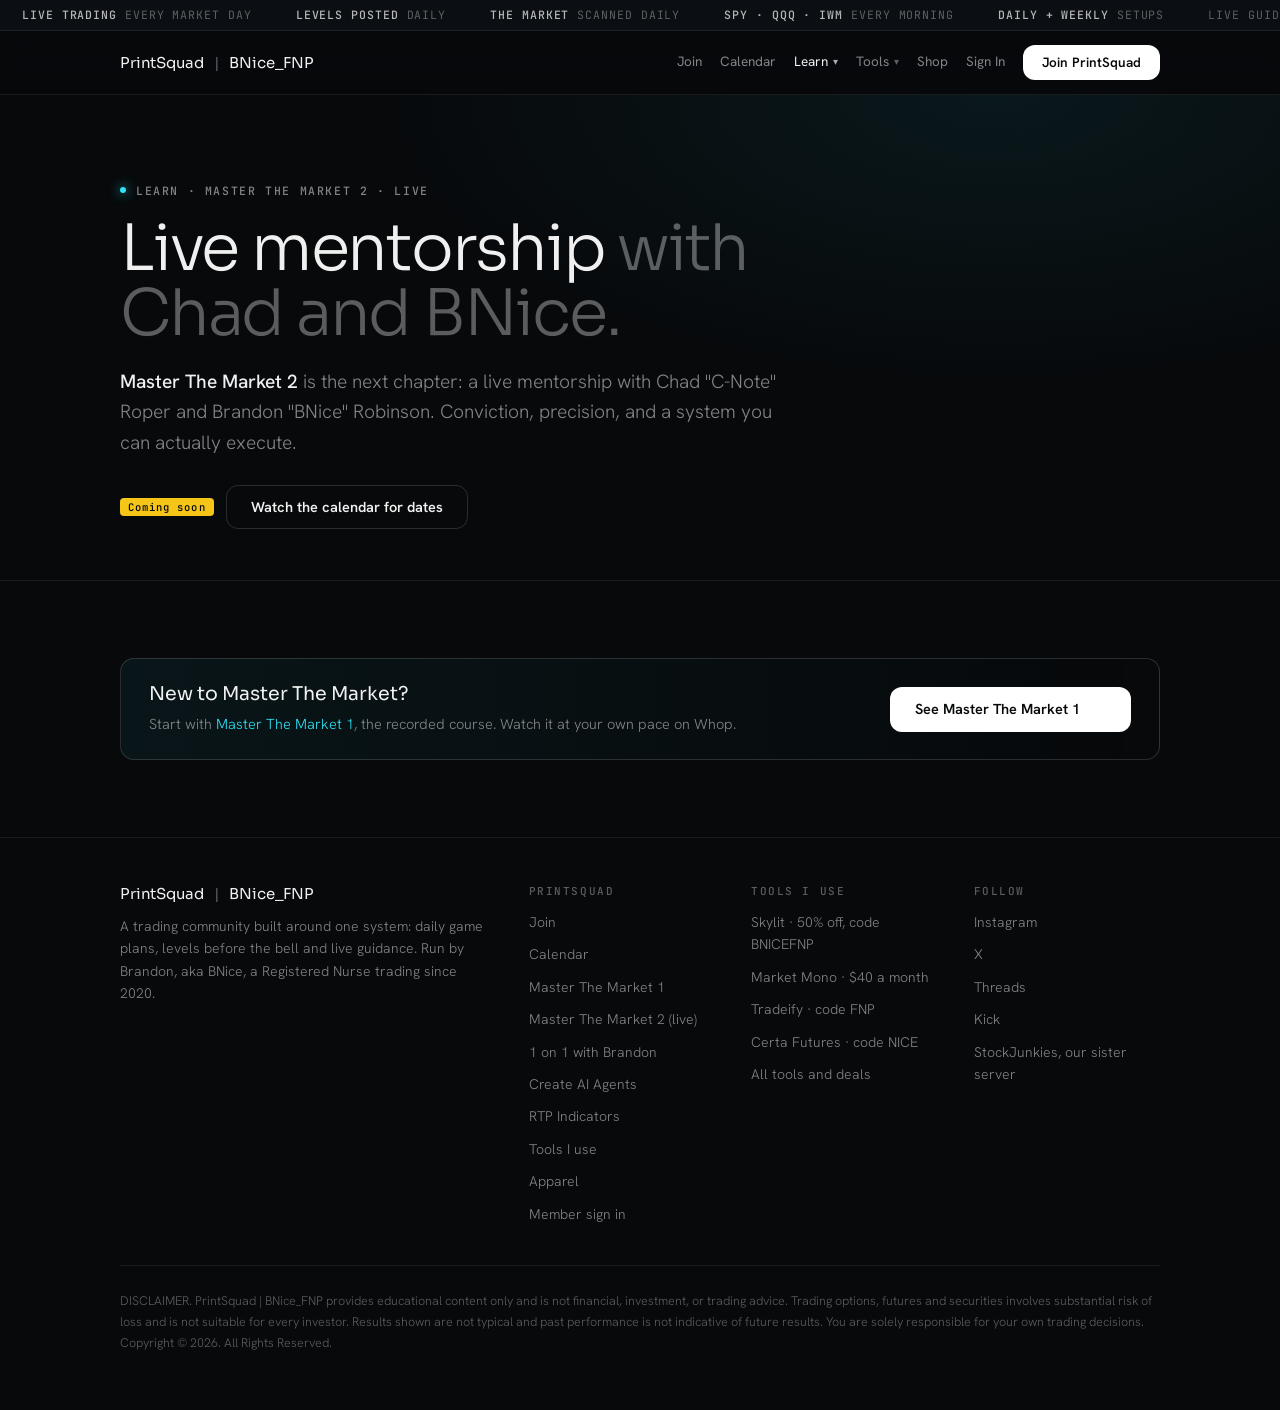
<file: learn/mentorship/index.html>
<!doctype html>
<html lang="en">
<head>
<meta charset="utf-8">
<meta name="viewport" content="width=device-width,initial-scale=1">
<title>Master The Market 2: Live Mentorship | PrintSquad</title>
<meta name="description" content="Master The Market 2, a live mentorship with Chad and BNice. Coming soon.">
<meta property="og:type" content="website">
<meta property="og:site_name" content="PrintSquad">
<meta property="og:url" content="https://printsquad.net/learn/mentorship/">
<meta property="og:title" content="Master The Market 2: Live Mentorship | PrintSquad">
<meta property="og:description" content="Master The Market 2, a live mentorship with Chad and BNice. Coming soon.">
<meta property="og:image" content="https://printsquad.net/assets/og/default.jpg">
<meta property="og:image:width" content="1200">
<meta property="og:image:height" content="630">
<meta name="twitter:card" content="summary_large_image">
<link rel="preconnect" href="https://fonts.googleapis.com">
<link rel="stylesheet" href="https://fonts.googleapis.com/css2?family=Sora:wght@200;300;400;600&family=Hanken+Grotesk:wght@300;400;500;600&family=JetBrains+Mono:wght@400;500&display=swap">
<link rel="stylesheet" href="/site.css">
</head>
<body>
<div class="tape" aria-hidden="true"><div class="tape-track">
  <span><b>LIVE TRADING</b> EVERY MARKET DAY</span><span><b>LEVELS POSTED</b> DAILY</span><span><b>THE MARKET</b> SCANNED DAILY</span><span><b>SPY · QQQ · IWM</b> EVERY MORNING</span><span><b>DAILY + WEEKLY</b> SETUPS</span><span>LIVE GUIDANCE <i>● ON</i></span><span><b>TRADING</b> SINCE 2020</span><span><b>1 ON 1 WITH BRANDON</b> $150 / HOUR</span><span><b>50% OFF</b> SKYLIT · CODE BNICEFNP</span><span><b>CODE FNP</b> TRADEIFY</span>
  <span><b>LIVE TRADING</b> EVERY MARKET DAY</span><span><b>LEVELS POSTED</b> DAILY</span><span><b>THE MARKET</b> SCANNED DAILY</span><span><b>SPY · QQQ · IWM</b> EVERY MORNING</span><span><b>DAILY + WEEKLY</b> SETUPS</span><span>LIVE GUIDANCE <i>● ON</i></span><span><b>TRADING</b> SINCE 2020</span><span><b>1 ON 1 WITH BRANDON</b> $150 / HOUR</span><span><b>50% OFF</b> SKYLIT · CODE BNICEFNP</span><span><b>CODE FNP</b> TRADEIFY</span>
</div></div>

<header class="hdr"><div class="wrap">
  <a class="brand" href="/">PrintSquad <s>|</s> BNice_FNP</a>
  <nav class="nav" aria-label="Site"><a href="/join/">Join</a><a href="/calendar/">Calendar</a><div class="dd"><a class="dd-btn" href="/learn/" aria-current="page" aria-haspopup="true">Learn<i aria-hidden="true">▾</i></a><div class="dd-menu"><a href="/learn/rtp-system/"><b>The RTP System</b><span>The Ebook</span></a><a href="/learn/class/"><b>Master The Market 1</b><span>The recorded course</span></a><a href="/learn/mentorship/"><b>Master The Market 2</b><span>Live with Chad and BNice, coming soon</span></a><a href="/book/"><b>Book a 1 on 1</b><span>One hour on Zoom</span></a><a href="/aiclass/"><b>Create AI Agents</b><span>The AI Agent Toolkit</span></a></div></div><div class="dd"><a class="dd-btn" href="/tools/" aria-haspopup="true">Tools<i aria-hidden="true">▾</i></a><div class="dd-menu"><a href="/indicators/"><b>RTP Indicators</b><span>The suite for TradingView</span></a><a href="/indicators/#free"><b>Free Indicators</b><span>Free on TradingView</span></a><a href="/tools/"><b>Tools I Use</b><span>Skylit, Market Mono, prop firms</span></a></div></div><a href="https://fnptrades.com/shop/">Shop</a><a href="/members/">Sign In</a></nav>
  <a class="btn btn-solid btn-sm" href="/join/">Join PrintSquad</a>
</div>
<nav class="nav-mobile" aria-label="Site"><div class="wrap"><a href="/join/">Join</a><a href="/calendar/">Calendar</a><a href="/learn/" aria-current="page">Learn</a><a href="/tools/">Tools</a><a href="https://fnptrades.com/shop/">Shop</a><a href="/members/">Sign In</a></div></nav>
</header>

<main id="top">
<section class="page-top"><div class="wrap">
  <div class="head">
    <span class="eyebrow">Learn · Master The Market 2 · Live</span>
    <h1>Live mentorship <span class="dim">with Chad and BNice.</span></h1>
    <p class="lede"><b class="hl">Master The Market 2</b> is the next chapter: a live mentorship with Chad "C-Note" Roper and Brandon "BNice" Robinson. Conviction, precision, and a system you can actually execute.</p>
    <div class="cta">
      <span class="soon" style="align-self:center">Coming soon</span>
      <a class="btn btn-ghost" href="/calendar/">Watch the calendar for dates</a>
    </div>
  </div>
</div></section>

<section class="rule tight"><div class="wrap">
  <div class="enroll" style="margin-top:0">
    <div><strong>New to Master The Market?</strong><span>Start with <a href="/learn/class/" style="color:var(--cyan)">Master The Market 1</a>, the recorded course. Watch it at your own pace on Whop.</span></div>
    <a class="btn btn-solid" href="/learn/class/">See Master The Market 1 <span aria-hidden="true">→</span></a>
  </div>
</div></section>
</main>

<footer><div class="wrap">
  <div class="foot">
    <div><div class="brand" style="margin-bottom:14px">PrintSquad <s>|</s> BNice_FNP</div><p style="font-size:14px;color:var(--t3)">A trading community built around one system: daily game plans, levels before the bell and live guidance. Run by Brandon, aka BNice, a Registered Nurse trading since 2020.</p></div>
    <div><h4>PrintSquad</h4><ul><li><a href="/join/">Join</a></li><li><a href="/calendar/">Calendar</a></li><li><a href="/learn/class/">Master The Market 1</a></li><li><a href="/learn/mentorship/">Master The Market 2 (live)</a></li><li><a href="/book/">1 on 1 with Brandon</a></li><li><a href="/aiclass/">Create AI Agents</a></li><li><a href="/indicators/">RTP Indicators</a></li><li><a href="/tools/">Tools I use</a></li><li><a href="https://fnptrades.com/shop/">Apparel</a></li><li><a href="/members/">Member sign in</a></li></ul></div>
    <div><h4>Tools I use</h4><ul><li><a href="https://app.skylit.ai/products?ref=BNICEFNP" target="_blank" rel="sponsored noopener">Skylit · 50% off, code BNICEFNP</a></li><li><a href="https://whop.com/checkout/plan_psgRuvs8nuYvo?a=bnicefnp" target="_blank" rel="sponsored noopener">Market Mono · $40 a month</a></li><li><a href="https://tradeify.co/?ref=GKHED45U" target="_blank" rel="sponsored noopener">Tradeify · code FNP</a></li><li><a href="https://www.certafutures.com/?checkout=1&amp;ref=CF534EED9A1739" target="_blank" rel="sponsored noopener">Certa Futures · code NICE</a></li><li><a href="/tools/">All tools and deals</a></li></ul></div>
    <div><h4>Follow</h4><ul><li><a href="https://www.instagram.com/bnice_fnp/">Instagram</a></li><li><a href="https://x.com/Bnice_X_Fnp">X</a></li><li><a href="https://www.threads.net/@bnice_fnp">Threads</a></li><li><a href="https://kick.com/bnice-fnp">Kick</a></li><li><a href="https://whop.com/checkout/plan_VsYedL4dfEl0D?a=bnicefnp" target="_blank" rel="noopener">StockJunkies, our sister server</a></li></ul></div>
  </div>
  <p class="legal">DISCLAIMER. PrintSquad | BNice_FNP provides educational content only and is not financial, investment, or trading advice. Trading options, futures and securities involves substantial risk of loss and is not suitable for every investor. Results shown are not typical and past performance is not indicative of future results. You are solely responsible for your own trading decisions.<br>Copyright © 2026. All Rights Reserved.</p>
</div></footer>
<script>
// Ebook tracking (Brandon 2026-11-27): a link like /learn/rtp-system/?src=threads passes the channel to Stripe checkout,
// so each Ebook sale shows where it came from (client_reference_id + utm_source on the payment).
(function () {
  var ok = ["x", "threads", "instagram", "youtube", "kick", "email", "discord", "site"];
  var q = new URLSearchParams(location.search);
  var src = (q.get("src") || q.get("utm_source") || "").toLowerCase();
  // a sub tag counts too: discord_shop, discord_edu (2026-11-28, one link per Discord channel)
  if (!/^[a-z0-9_](1, 30)$/.test(src) || ok.indexOf(src.split("_")[0]) < 0) return;
  document.querySelectorAll("a[data-ebook]").forEach(function (a) {
    var u = new URL(a.href);
    u.searchParams.set("client_reference_id", "ebook_" + src);
    u.searchParams.set("utm_source", src);
    u.searchParams.set("utm_campaign", "ebook");
    a.href = u.toString();
  });
})();
document.querySelectorAll(".coupon button").forEach(function (b) {
  b.addEventListener("click", function () {
    var done = function () { b.textContent = "Copied"; setTimeout(function () { b.textContent = "Copy code"; }, 1600); };
    if (navigator.clipboard) navigator.clipboard.writeText(b.dataset.code).then(done, done); else done();
  });
});
</script>
</body>
</html>
</file>
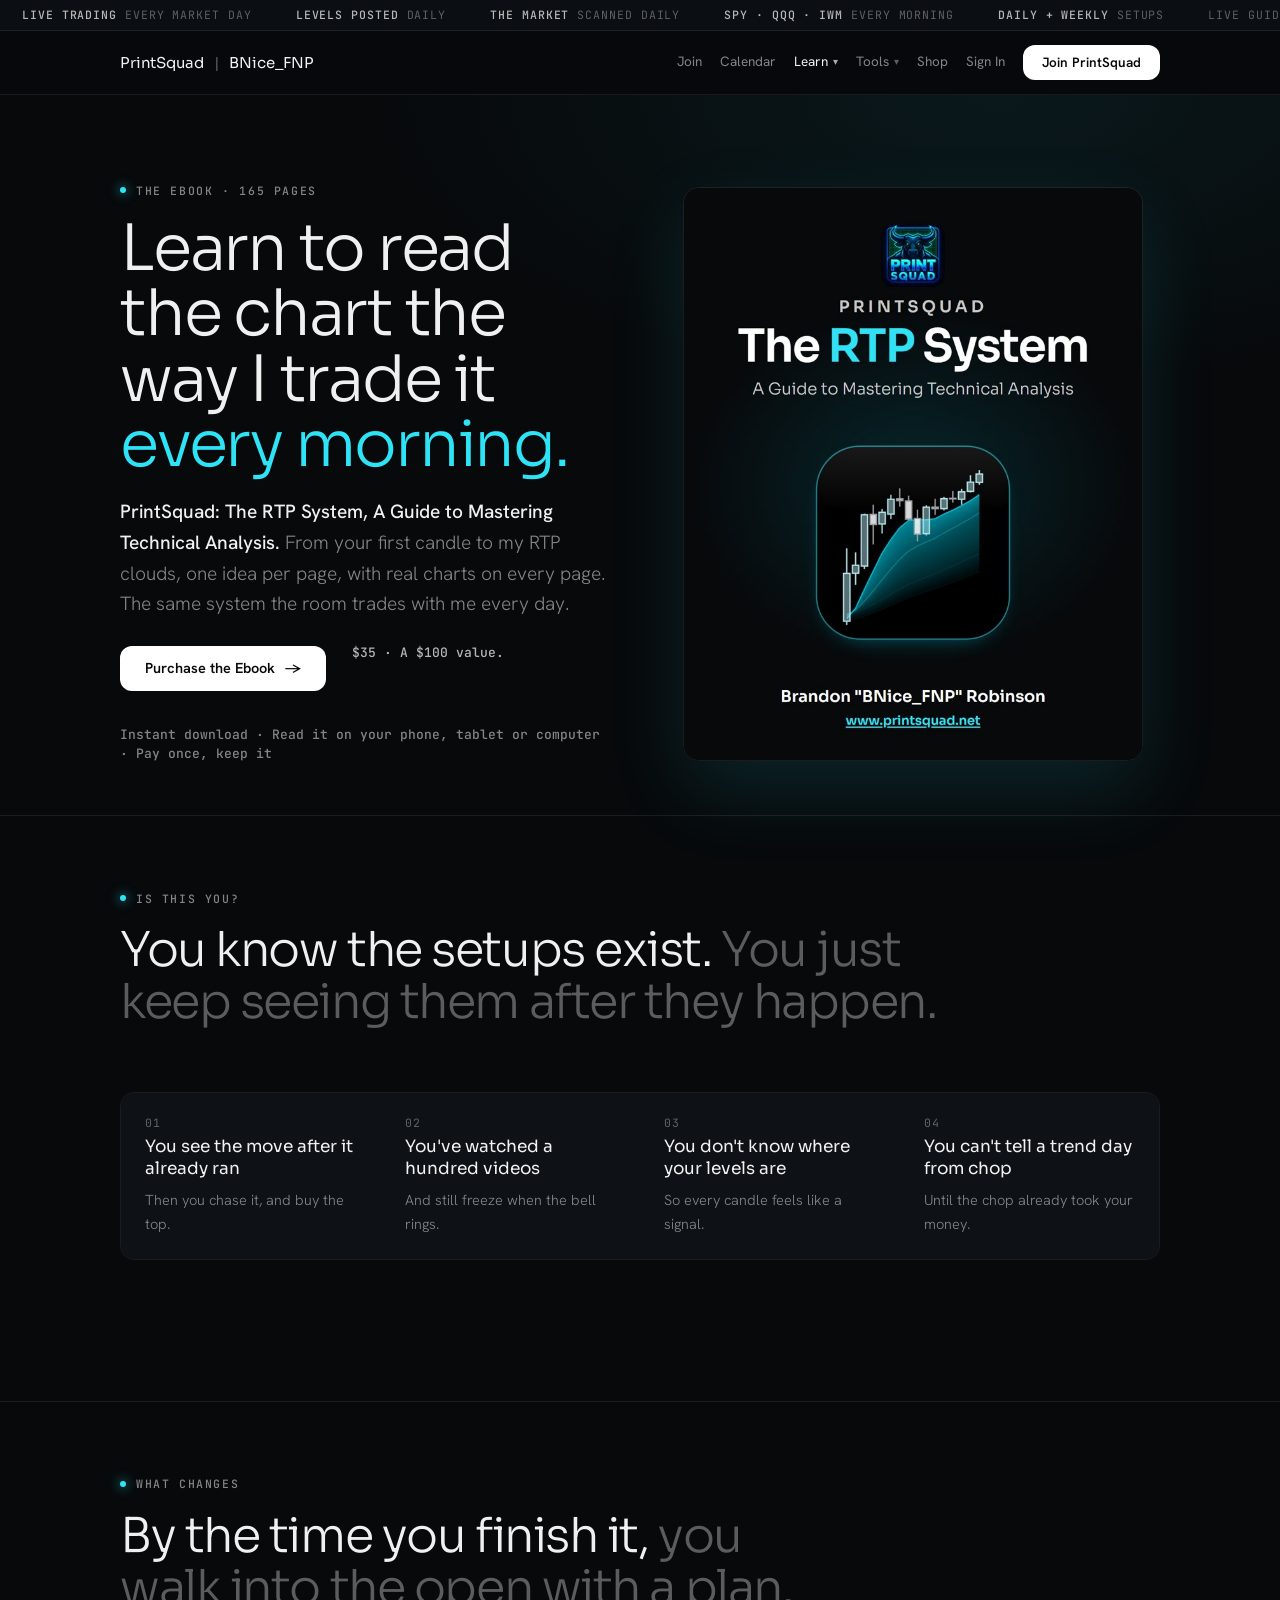
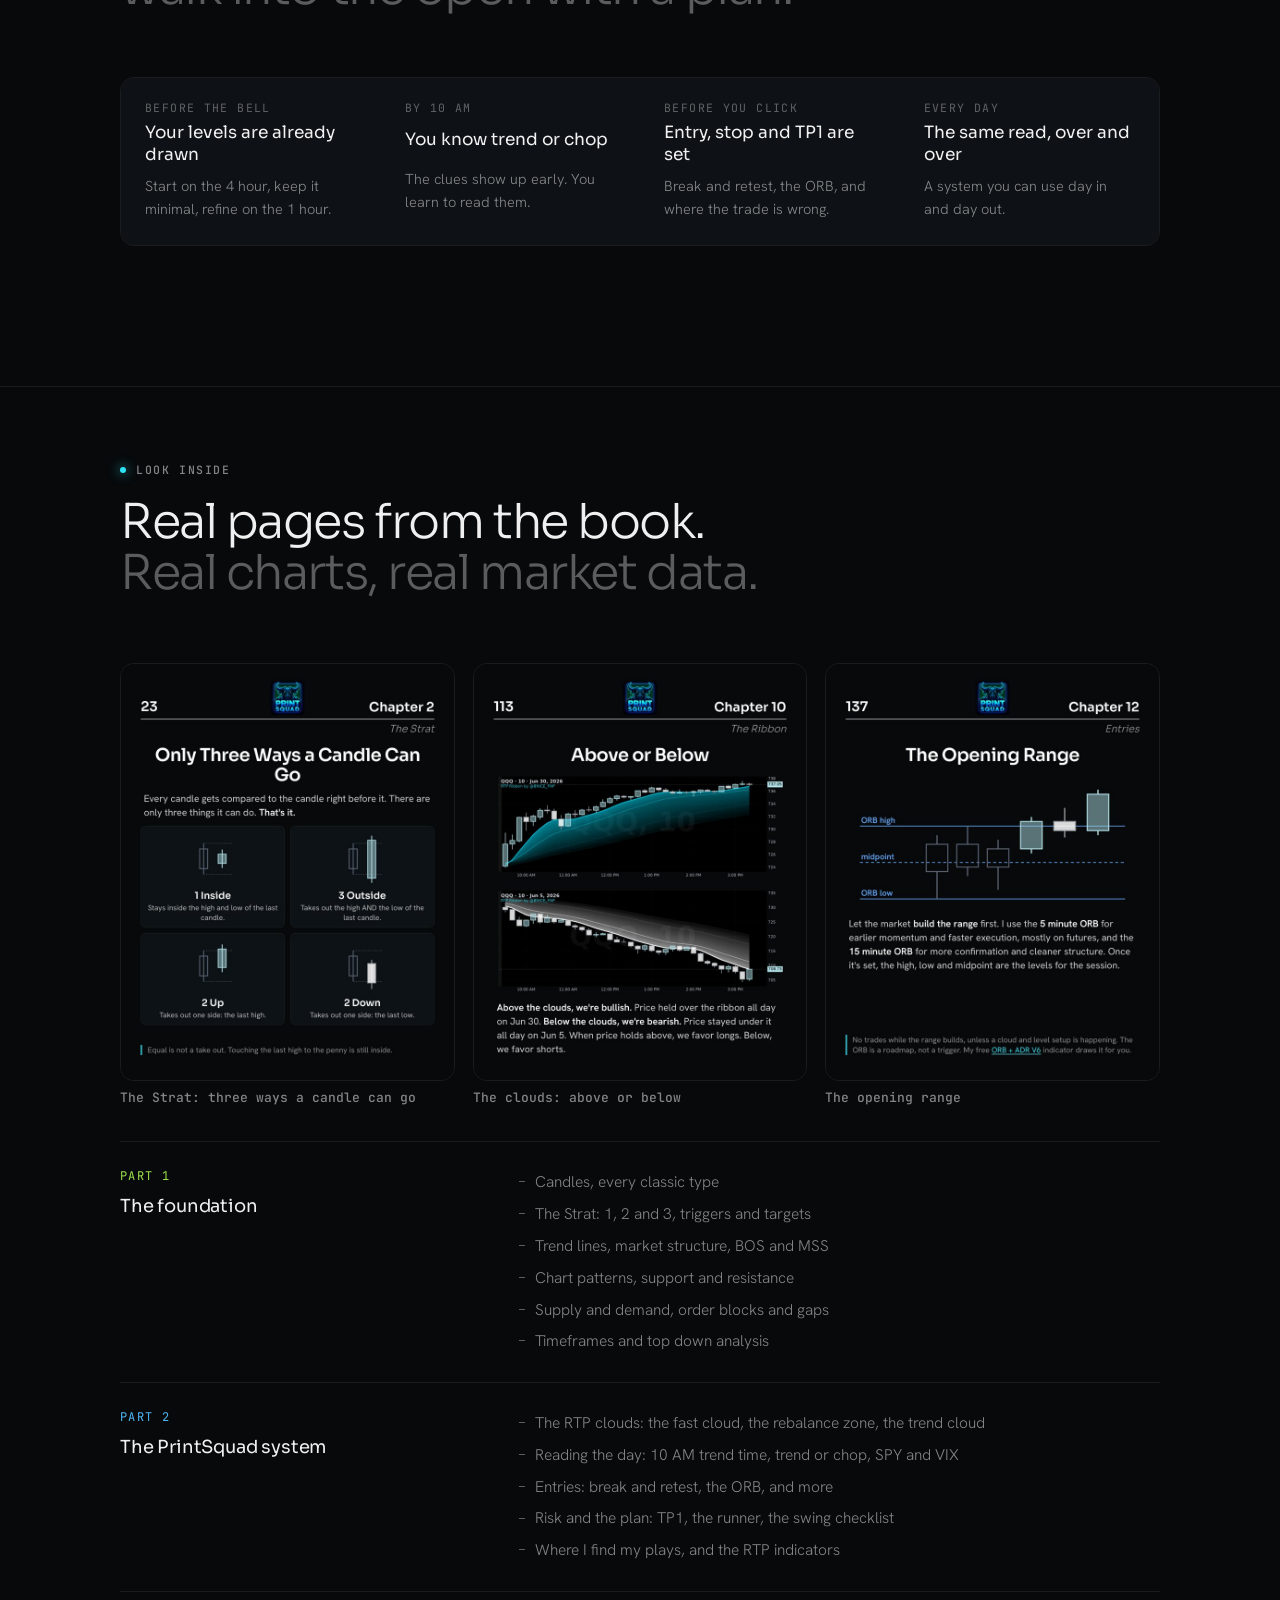
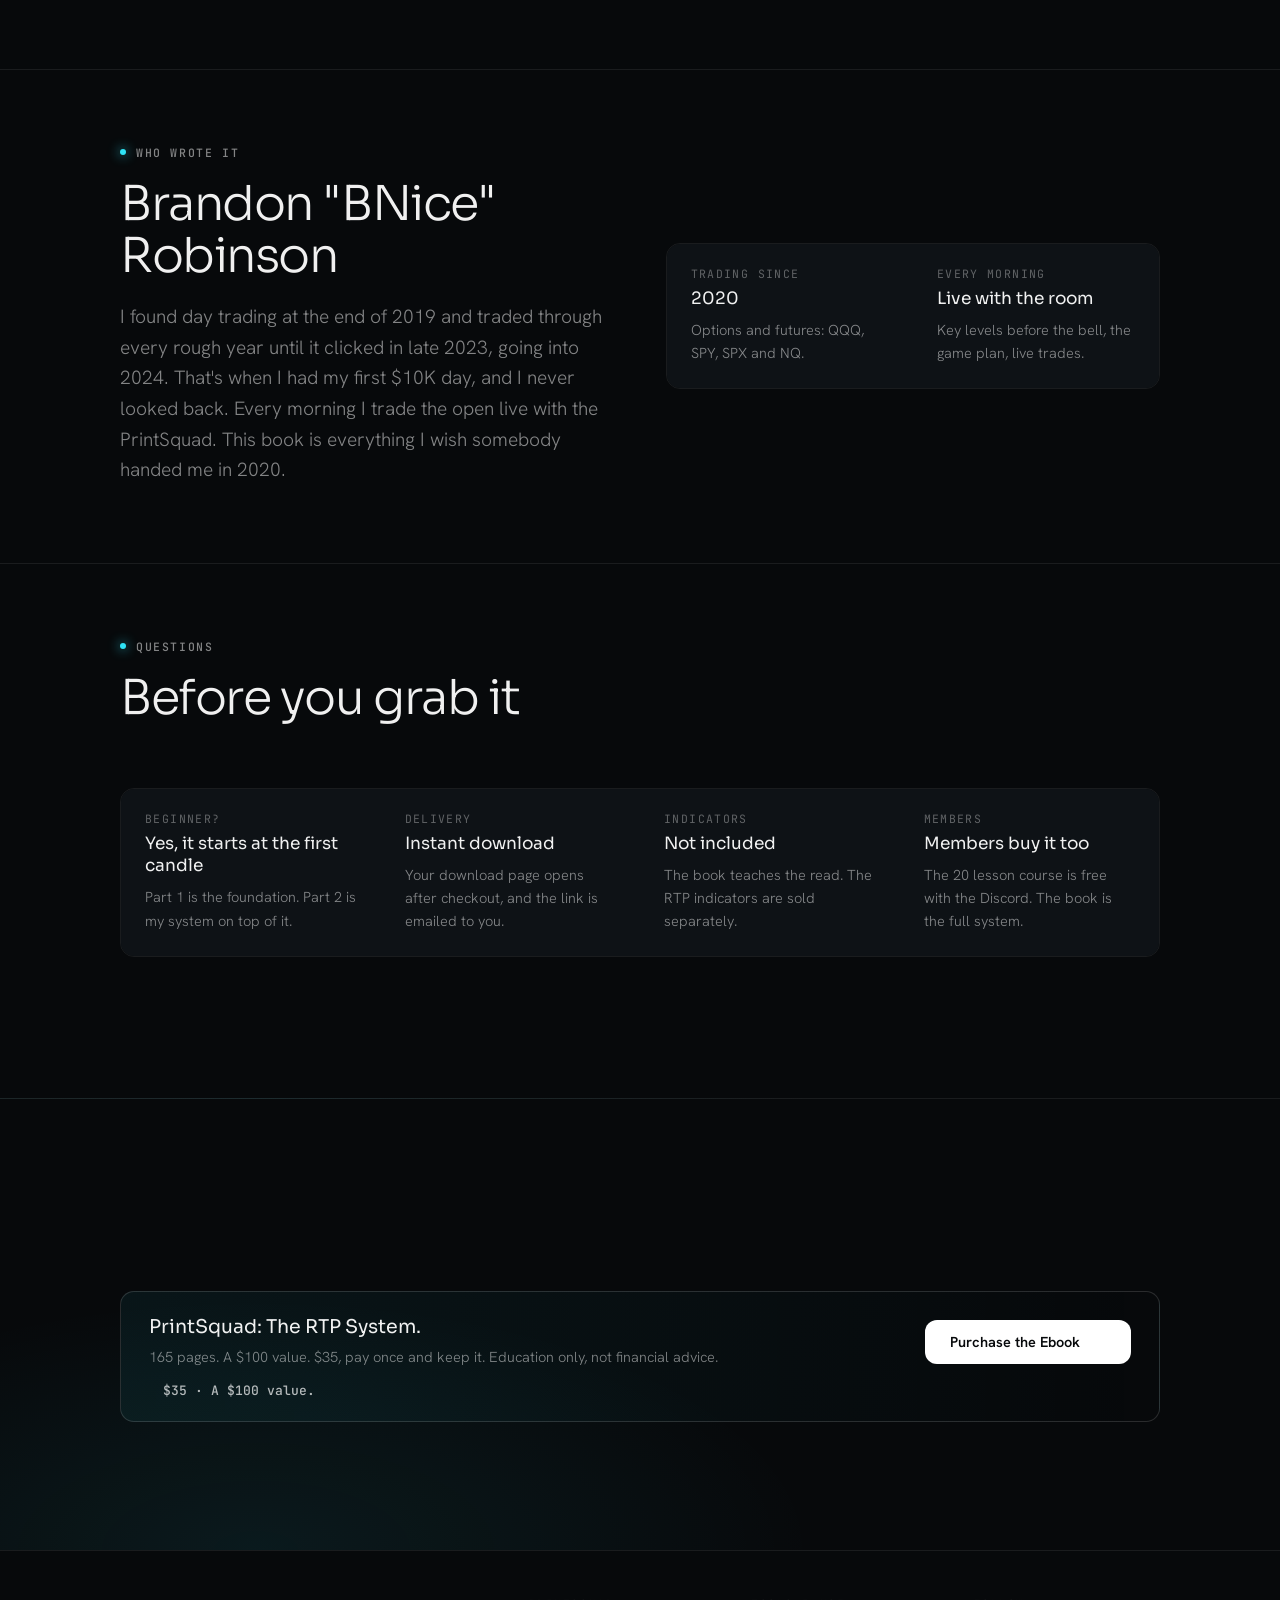
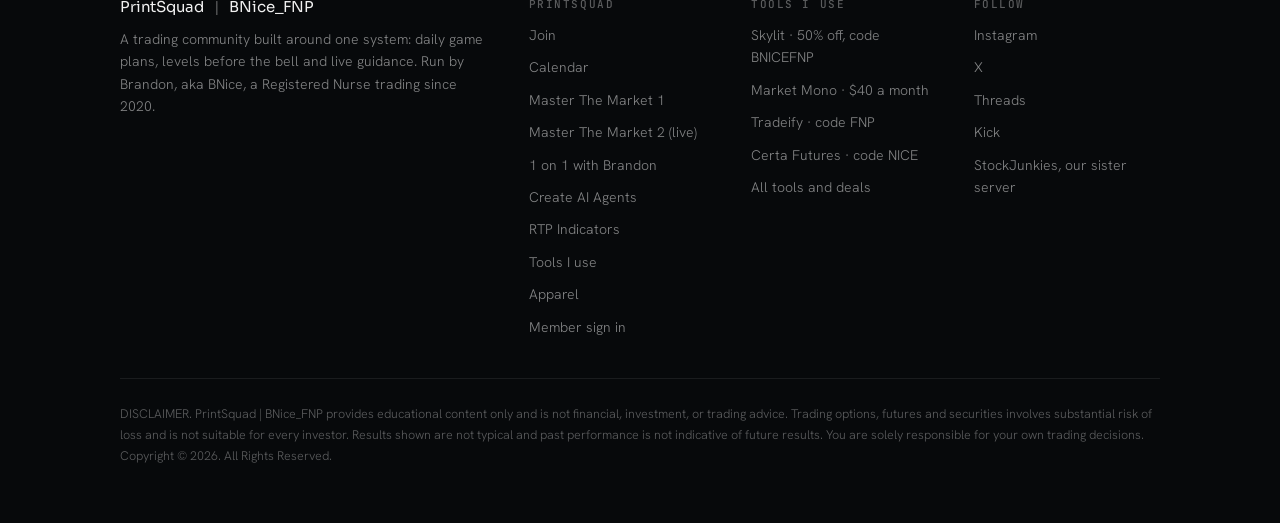
<file: learn/rtp-system/index.html>
<!doctype html>
<html lang="en">
<head>
<meta charset="utf-8">
<meta name="viewport" content="width=device-width,initial-scale=1">
<title>The RTP System Ebook by BNice | PrintSquad</title>
<meta name="description" content="PrintSquad: The RTP System, A Guide to Mastering Technical Analysis by Brandon "BNice_FNP" Robinson. 165 pages, real charts, the same read the room trades every morning. $35, a $100 value.">
<meta property="og:type" content="website">
<meta property="og:site_name" content="PrintSquad">
<meta property="og:url" content="https://printsquad.net/learn/rtp-system/">
<meta property="og:title" content="The RTP System Ebook by BNice | PrintSquad">
<meta property="og:description" content="PrintSquad: The RTP System, A Guide to Mastering Technical Analysis by Brandon &quot;BNice_FNP&quot; Robinson. 165 pages, real charts, the same read the room trades every morning. $35, a $100 value.">
<meta property="og:image" content="https://printsquad.net/assets/og/ebook.jpg">
<meta property="og:image:width" content="1200">
<meta property="og:image:height" content="630">
<meta name="twitter:card" content="summary_large_image">
<link rel="preconnect" href="https://fonts.googleapis.com">
<link rel="stylesheet" href="https://fonts.googleapis.com/css2?family=Sora:wght@200;300;400;600&family=Hanken+Grotesk:wght@300;400;500;600&family=JetBrains+Mono:wght@400;500&display=swap">
<link rel="stylesheet" href="/site.css">
</head>
<body>
<div class="tape" aria-hidden="true"><div class="tape-track">
  <span><b>LIVE TRADING</b> EVERY MARKET DAY</span><span><b>LEVELS POSTED</b> DAILY</span><span><b>THE MARKET</b> SCANNED DAILY</span><span><b>SPY · QQQ · IWM</b> EVERY MORNING</span><span><b>DAILY + WEEKLY</b> SETUPS</span><span>LIVE GUIDANCE <i>● ON</i></span><span><b>TRADING</b> SINCE 2020</span><span><b>1 ON 1 WITH BRANDON</b> $150 / HOUR</span><span><b>50% OFF</b> SKYLIT · CODE BNICEFNP</span><span><b>CODE FNP</b> TRADEIFY</span>
  <span><b>LIVE TRADING</b> EVERY MARKET DAY</span><span><b>LEVELS POSTED</b> DAILY</span><span><b>THE MARKET</b> SCANNED DAILY</span><span><b>SPY · QQQ · IWM</b> EVERY MORNING</span><span><b>DAILY + WEEKLY</b> SETUPS</span><span>LIVE GUIDANCE <i>● ON</i></span><span><b>TRADING</b> SINCE 2020</span><span><b>1 ON 1 WITH BRANDON</b> $150 / HOUR</span><span><b>50% OFF</b> SKYLIT · CODE BNICEFNP</span><span><b>CODE FNP</b> TRADEIFY</span>
</div></div>

<header class="hdr"><div class="wrap">
  <a class="brand" href="/">PrintSquad <s>|</s> BNice_FNP</a>
  <nav class="nav" aria-label="Site"><a href="/join/">Join</a><a href="/calendar/">Calendar</a><div class="dd"><a class="dd-btn" href="/learn/" aria-current="page" aria-haspopup="true">Learn<i aria-hidden="true">▾</i></a><div class="dd-menu"><a href="/learn/rtp-system/"><b>The RTP System</b><span>The Ebook</span></a><a href="/learn/class/"><b>Master The Market 1</b><span>The recorded course</span></a><a href="/learn/mentorship/"><b>Master The Market 2</b><span>Live with Chad and BNice, coming soon</span></a><a href="/book/"><b>Book a 1 on 1</b><span>One hour on Zoom</span></a><a href="/aiclass/"><b>Create AI Agents</b><span>The AI Agent Toolkit</span></a></div></div><div class="dd"><a class="dd-btn" href="/tools/" aria-haspopup="true">Tools<i aria-hidden="true">▾</i></a><div class="dd-menu"><a href="/indicators/"><b>RTP Indicators</b><span>The suite for TradingView</span></a><a href="/indicators/#free"><b>Free Indicators</b><span>Free on TradingView</span></a><a href="/tools/"><b>Tools I Use</b><span>Skylit, Market Mono, prop firms</span></a></div></div><a href="https://fnptrades.com/shop/">Shop</a><a href="/members/">Sign In</a></nav>
  <a class="btn btn-solid btn-sm" href="/join/">Join PrintSquad</a>
</div>
<nav class="nav-mobile" aria-label="Site"><div class="wrap"><a href="/join/">Join</a><a href="/calendar/">Calendar</a><a href="/learn/" aria-current="page">Learn</a><a href="/tools/">Tools</a><a href="https://fnptrades.com/shop/">Shop</a><a href="/members/">Sign In</a></div></nav>
</header>

<main id="top">
<!-- v2 LIVE 2026-11-28 on Brandon's "Yes, swap it in". Sample pages only from the chapters he allows in public (Strat, clouds, ORB). No reviews until real buyers send them; v1 archived in Terrell/02_TASKS/printsquad-site/archive. -->
<section class="page-top"><div class="wrap">
  <div style="display:grid;grid-template-columns:repeat(auto-fit,minmax(280px,1fr));gap:clamp(24px,4vw,56px);align-items:center">
    <div class="head" style="margin:0">
      <span class="eyebrow">The Ebook · 165 pages</span>
      <h1>Learn to read the chart the way I trade it <span style="color:var(--cyan)">every morning.</span></h1>
      <p class="lede"><b class="hl">PrintSquad: The RTP System, A Guide to Mastering Technical Analysis.</b> From your first candle to my RTP clouds, one idea per page, with real charts on every page. The same system the room trades with me every day.</p>
      <div class="cta"><a class="btn btn-solid" data-ebook="1" href="https://buy.stripe.com/3cIcN5cuXciz6aB6KN8og03">Purchase the Ebook <span aria-hidden="true">→</span></a><span style="margin-left:14px;font:500 13px/1 var(--mono);color:var(--t2)">$35 · A $100 value.</span></div>
      <p style="margin-top:14px;font:500 13px/1.5 var(--mono);color:var(--t3)">Instant download · Read it on your phone, tablet or computer · Pay once, keep it</p>
    </div>
    <img src="/assets/book/rtp-book-cover.jpg" alt="The cover: PrintSquad, The RTP System, A Guide to Mastering Technical Analysis" style="width:100%;max-width:460px;justify-self:center;border-radius:16px;border:1px solid var(--line);box-shadow:0 30px 80px rgba(47,227,246,.12)">
  </div>
</div></section>

<section class="rule tight"><div class="wrap">
  <div class="head">
    <span class="eyebrow">Is this you?</span>
    <h2>You know the setups exist. <span class="dim">You just keep seeing them after they happen.</span></h2>
  </div>
  <div class="struct" style="margin-top:20px">
    <div><span class="k">01</span><strong>You see the move after it already ran</strong><p>Then you chase it, and buy the top.</p></div>
    <div><span class="k">02</span><strong>You've watched a hundred videos</strong><p>And still freeze when the bell rings.</p></div>
    <div><span class="k">03</span><strong>You don't know where your levels are</strong><p>So every candle feels like a signal.</p></div>
    <div><span class="k">04</span><strong>You can't tell a trend day from chop</strong><p>Until the chop already took your money.</p></div>
  </div>
</div></section>

<section class="rule tight"><div class="wrap">
  <div class="head">
    <span class="eyebrow">What changes</span>
    <h2>By the time you finish it, <span class="dim">you walk into the open with a plan.</span></h2>
  </div>
  <div class="struct" style="margin-top:20px">
    <div><span class="k">Before the bell</span><strong>Your levels are already drawn</strong><p>Start on the 4 hour, keep it minimal, refine on the 1 hour.</p></div>
    <div><span class="k">By 10 AM</span><strong>You know trend or chop</strong><p>The clues show up early. You learn to read them.</p></div>
    <div><span class="k">Before you click</span><strong>Entry, stop and TP1 are set</strong><p>Break and retest, the ORB, and where the trade is wrong.</p></div>
    <div><span class="k">Every day</span><strong>The same read, over and over</strong><p>A system you can use day in and day out.</p></div>
  </div>
</div></section>

<section class="rule tight"><div class="wrap">
  <div class="head">
    <span class="eyebrow">Look inside</span>
    <h2>Real pages from the book. <span class="dim">Real charts, real market data.</span></h2>
  </div>
  <div style="display:grid;grid-template-columns:repeat(auto-fit,minmax(220px,1fr));gap:18px;margin:20px 0 10px">
    <figure style="margin:0"><img src="/assets/book/rtp-book-strat.jpg" alt="Page 23: only three ways a candle can go" style="width:100%;border-radius:14px;border:1px solid var(--line)" loading="lazy"><figcaption style="margin-top:8px;font:500 13px/1.4 var(--mono);color:var(--t3)">The Strat: three ways a candle can go</figcaption></figure>
    <figure style="margin:0"><img src="/assets/book/rtp-book-above-below.jpg" alt="Page 113: above the clouds we're bullish" style="width:100%;border-radius:14px;border:1px solid var(--line)" loading="lazy"><figcaption style="margin-top:8px;font:500 13px/1.4 var(--mono);color:var(--t3)">The clouds: above or below</figcaption></figure>
    <figure style="margin:0"><img src="/assets/book/rtp-book-orb.jpg" alt="Page 137: the opening range" style="width:100%;border-radius:14px;border:1px solid var(--line)" loading="lazy"><figcaption style="margin-top:8px;font:500 13px/1.4 var(--mono);color:var(--t3)">The opening range</figcaption></figure>
  </div>

  <div class="weeks" style="margin-top:34px">
    <div class="week">
      <div><span class="n">PART 1</span><h3>The foundation</h3></div>
      <ul><li>Candles, every classic type</li><li>The Strat: 1, 2 and 3, triggers and targets</li><li>Trend lines, market structure, BOS and MSS</li><li>Chart patterns, support and resistance</li><li>Supply and demand, order blocks and gaps</li><li>Timeframes and top down analysis</li></ul>
    </div>
    <div class="week alt">
      <div><span class="n">PART 2</span><h3>The PrintSquad system</h3></div>
      <ul><li>The RTP clouds: the fast cloud, the rebalance zone, the trend cloud</li><li>Reading the day: 10 AM trend time, trend or chop, SPY and VIX</li><li>Entries: break and retest, the ORB, and more</li><li>Risk and the plan: TP1, the runner, the swing checklist</li><li>Where I find my plays, and the RTP indicators</li></ul>
    </div>
  </div>
</div></section>

<section class="rule tight"><div class="wrap">
  <div style="display:grid;grid-template-columns:repeat(auto-fit,minmax(280px,1fr));gap:clamp(24px,4vw,56px);align-items:center">
    <div class="head" style="margin:0">
      <span class="eyebrow">Who wrote it</span>
      <h2>Brandon "BNice" Robinson</h2>
      <p class="lede">I found day trading at the end of 2019 and traded through every rough year until it clicked in late 2023, going into 2024. That's when I had my first $10K day, and I never looked back. Every morning I trade the open live with the PrintSquad. This book is everything I wish somebody handed me in 2020.</p>
    </div>
    <div class="struct" style="margin:0">
      <div><span class="k">Trading since</span><strong>2020</strong><p>Options and futures: QQQ, SPY, SPX and NQ.</p></div>
      <div><span class="k">Every morning</span><strong>Live with the room</strong><p>Key levels before the bell, the game plan, live trades.</p></div>
    </div>
  </div>
</div></section>

<section class="rule tight"><div class="wrap">
  <div class="head">
    <span class="eyebrow">Questions</span>
    <h2>Before you grab it</h2>
  </div>
  <div class="struct" style="margin-top:20px">
    <div><span class="k">Beginner?</span><strong>Yes, it starts at the first candle</strong><p>Part 1 is the foundation. Part 2 is my system on top of it.</p></div>
    <div><span class="k">Delivery</span><strong>Instant download</strong><p>Your download page opens after checkout, and the link is emailed to you.</p></div>
    <div><span class="k">Indicators</span><strong>Not included</strong><p>The book teaches the read. The RTP indicators are sold separately.</p></div>
    <div><span class="k">Members</span><strong>Members buy it too</strong><p>The 20 lesson course is free with the Discord. The book is the full system.</p></div>
  </div>
</div></section>

<section class="close rule"><div class="wrap">
  <div class="enroll">
    <div><strong>PrintSquad: The RTP System.</strong><span>165 pages. A $100 value. $35, pay once and keep it. Education only, not financial advice.</span></div>
    <a class="btn btn-solid" data-ebook="1" href="https://buy.stripe.com/3cIcN5cuXciz6aB6KN8og03">Purchase the Ebook <span aria-hidden="true">→</span></a><span style="margin-left:14px;font:500 13px/1 var(--mono);color:var(--t2)">$35 · A $100 value.</span>
  </div>
</div></section>
</main>

<footer><div class="wrap">
  <div class="foot">
    <div><div class="brand" style="margin-bottom:14px">PrintSquad <s>|</s> BNice_FNP</div><p style="font-size:14px;color:var(--t3)">A trading community built around one system: daily game plans, levels before the bell and live guidance. Run by Brandon, aka BNice, a Registered Nurse trading since 2020.</p></div>
    <div><h4>PrintSquad</h4><ul><li><a href="/join/">Join</a></li><li><a href="/calendar/">Calendar</a></li><li><a href="/learn/class/">Master The Market 1</a></li><li><a href="/learn/mentorship/">Master The Market 2 (live)</a></li><li><a href="/book/">1 on 1 with Brandon</a></li><li><a href="/aiclass/">Create AI Agents</a></li><li><a href="/indicators/">RTP Indicators</a></li><li><a href="/tools/">Tools I use</a></li><li><a href="https://fnptrades.com/shop/">Apparel</a></li><li><a href="/members/">Member sign in</a></li></ul></div>
    <div><h4>Tools I use</h4><ul><li><a href="https://app.skylit.ai/products?ref=BNICEFNP" target="_blank" rel="sponsored noopener">Skylit · 50% off, code BNICEFNP</a></li><li><a href="https://whop.com/checkout/plan_psgRuvs8nuYvo?a=bnicefnp" target="_blank" rel="sponsored noopener">Market Mono · $40 a month</a></li><li><a href="https://tradeify.co/?ref=GKHED45U" target="_blank" rel="sponsored noopener">Tradeify · code FNP</a></li><li><a href="https://www.certafutures.com/?checkout=1&amp;ref=CF534EED9A1739" target="_blank" rel="sponsored noopener">Certa Futures · code NICE</a></li><li><a href="/tools/">All tools and deals</a></li></ul></div>
    <div><h4>Follow</h4><ul><li><a href="https://www.instagram.com/bnice_fnp/">Instagram</a></li><li><a href="https://x.com/Bnice_X_Fnp">X</a></li><li><a href="https://www.threads.net/@bnice_fnp">Threads</a></li><li><a href="https://kick.com/bnice-fnp">Kick</a></li><li><a href="https://whop.com/checkout/plan_VsYedL4dfEl0D?a=bnicefnp" target="_blank" rel="noopener">StockJunkies, our sister server</a></li></ul></div>
  </div>
  <p class="legal">DISCLAIMER. PrintSquad | BNice_FNP provides educational content only and is not financial, investment, or trading advice. Trading options, futures and securities involves substantial risk of loss and is not suitable for every investor. Results shown are not typical and past performance is not indicative of future results. You are solely responsible for your own trading decisions.<br>Copyright © 2026. All Rights Reserved.</p>
</div></footer>
<script>
// Ebook tracking (Brandon 2026-11-27): a link like /learn/rtp-system/?src=threads passes the channel to Stripe checkout,
// so each Ebook sale shows where it came from (client_reference_id + utm_source on the payment).
(function () {
  var ok = ["x", "threads", "instagram", "youtube", "kick", "email", "discord", "site"];
  var q = new URLSearchParams(location.search);
  var src = (q.get("src") || q.get("utm_source") || "").toLowerCase();
  // a sub tag counts too: discord_shop, discord_edu (2026-11-28, one link per Discord channel)
  if (!/^[a-z0-9_](1, 30)$/.test(src) || ok.indexOf(src.split("_")[0]) < 0) return;
  document.querySelectorAll("a[data-ebook]").forEach(function (a) {
    var u = new URL(a.href);
    u.searchParams.set("client_reference_id", "ebook_" + src);
    u.searchParams.set("utm_source", src);
    u.searchParams.set("utm_campaign", "ebook");
    a.href = u.toString();
  });
})();
document.querySelectorAll(".coupon button").forEach(function (b) {
  b.addEventListener("click", function () {
    var done = function () { b.textContent = "Copied"; setTimeout(function () { b.textContent = "Copy code"; }, 1600); };
    if (navigator.clipboard) navigator.clipboard.writeText(b.dataset.code).then(done, done); else done();
  });
});
</script>
</body>
</html>
</file>
<file: site.css>
/* One deliberate look: the site is dark the way a trading terminal is dark.
   Every colour is painted explicitly so it holds on any host ground. */
:root{
  --ground:#07090B; --ground-2:#0B0E12; --panel:#0E1216;
  --t1:rgba(255,255,255,.94); --t2:rgba(255,255,255,.70); --t3:rgba(255,255,255,.50); --t4:rgba(255,255,255,.34);
  --line:rgba(255,255,255,.08); --line-2:rgba(255,255,255,.14);
  --cyan:#2FE3F6; --mint:#B2EBF2; --up:#2FE3A0; --down:#F5533C; --gold:#F5C518;
  --display:"Sora",ui-sans-serif,system-ui,"Segoe UI",sans-serif;
  --body:"Hanken Grotesk",ui-sans-serif,system-ui,"Segoe UI",sans-serif;
  --mono:"JetBrains Mono",ui-monospace,"SF Mono",Menlo,Consolas,monospace;
  --wrap:1120px;
}
*{box-sizing:border-box}
html{scroll-behavior:smooth}
body{margin:0;background:var(--ground);color:var(--t2);font:300 17px/1.6 var(--body);-webkit-font-smoothing:antialiased}
a{color:inherit;text-decoration:none}
a:focus-visible,button:focus-visible{outline:2px solid var(--cyan);outline-offset:3px;border-radius:6px}
img{display:block;max-width:100%;height:auto}
.wrap{max-width:var(--wrap);margin-inline:auto;padding-inline:clamp(18px,4vw,40px)}

/* type scale */
h1,h2,h3{font-family:var(--display);color:var(--t1);margin:0;text-wrap:balance}
h1{font-weight:300;font-size:clamp(40px,6.4vw,76px);line-height:1.02;letter-spacing:-.035em}
h2{font-weight:300;font-size:clamp(30px,4vw,48px);line-height:1.08;letter-spacing:-.03em}
h3{font-weight:400;font-size:18px;letter-spacing:-.01em}
.dim{color:var(--t4)}
p{margin:0;max-width:62ch}
.lede{font-size:clamp(17px,1.5vw,20px);color:var(--t3)}
.eyebrow{font:500 11.5px/1 var(--mono);letter-spacing:.14em;text-transform:uppercase;color:var(--t3);display:inline-flex;align-items:center;gap:10px}
.eyebrow::before{content:"";width:6px;height:6px;border-radius:50%;background:var(--cyan);box-shadow:0 0 12px var(--cyan)}
.mono{font-family:var(--mono);font-variant-numeric:tabular-nums}

/* buttons: white with black text, so a label can never vanish into its own fill */
.btn{display:inline-flex;align-items:center;gap:10px;font:600 14.5px/1 var(--body);padding:14px 24px;border-radius:12px;border:1px solid transparent;transition:transform .15s ease,background .15s ease,border-color .15s ease}
.btn-solid{background:#fff;color:#07090B}
.btn-solid:hover{transform:translateY(-1px);background:var(--mint)}
.btn-ghost{color:var(--t1);border-color:var(--line-2)}
.btn-ghost:hover{border-color:var(--t3)}
.btn-sm{padding:10px 18px;font-size:13.5px}

/* tape */
.tape{border-bottom:1px solid var(--line);background:var(--ground-2);overflow:hidden;white-space:nowrap}
.tape-track{display:inline-flex;gap:0;padding-block:9px;animation:slide 46s linear infinite}
.tape span{font:400 11.5px/1 var(--mono);letter-spacing:.08em;color:var(--t4);padding-inline:22px}
.tape b{font-weight:500;color:var(--t2)}
.tape i{font-style:normal;color:var(--cyan)}
@keyframes slide{to{transform:translateX(-50%)}}

/* header */
.hdr{position:sticky;top:env(safe-area-inset-top,0px);z-index:20;background:rgba(7,9,11,.82);backdrop-filter:blur(14px);border-bottom:1px solid var(--line)}
.hdr .wrap{display:flex;align-items:center;gap:14px;padding-block:14px}
.brand{font:400 15px/1 var(--display);color:var(--t1);letter-spacing:-.01em;display:flex;gap:10px;align-items:center}
.brand s{text-decoration:none;color:var(--t4)}
.nav{display:flex;gap:16px;margin-left:auto;margin-right:4px;font-size:13.5px;font-weight:400;color:var(--t3)}
.nav a:hover{color:var(--t1)}

/* sections */
section{padding-block:clamp(72px,10vw,132px)}
.rule{border-top:1px solid var(--line)}
.head{display:grid;gap:20px;margin-bottom:clamp(36px,5vw,64px)}

/* hero */
.hero{padding-block:clamp(56px,8vw,104px) clamp(48px,6vw,80px);background:radial-gradient(900px 420px at 78% 8%,rgba(47,227,246,.07),transparent 70%)}
.hero-grid{display:grid;gap:clamp(36px,5vw,64px)}
.hero-copy{display:grid;gap:26px;max-width:760px}
.cta{display:flex;flex-wrap:wrap;gap:12px;margin-top:6px}
.facts{display:flex;flex-wrap:wrap;gap:10px 28px;font:400 12px/1 var(--mono);letter-spacing:.08em;color:var(--t4);text-transform:uppercase}
.facts b{color:var(--t2);font-weight:500}

/* framed product shot */
.shot{border:1px solid var(--line-2);border-radius:14px;overflow:hidden;background:#000;box-shadow:0 40px 120px -40px rgba(47,227,246,.18)}
.shot-bar{display:flex;align-items:center;gap:12px;padding:11px 16px;border-bottom:1px solid var(--line);background:var(--panel);font:400 11.5px/1 var(--mono);letter-spacing:.06em;color:var(--t3)}
.shot-bar em{font-style:normal;color:var(--cyan)}
.shot-bar span:last-child{margin-left:auto;color:var(--t4)}

/* the morning */
.morning{display:grid;gap:clamp(32px,5vw,72px);grid-template-columns:minmax(0,5fr) minmax(0,7fr);align-items:start}
.steps{display:grid;gap:0;counter-reset:s}
.step{display:grid;grid-template-columns:44px 1fr;gap:4px 0;padding-block:22px;border-top:1px solid var(--line)}
.step:last-child{border-bottom:1px solid var(--line)}
.step::before{counter-increment:s;content:"0" counter(s);font:400 12px/1.7 var(--mono);color:var(--t4);grid-row:span 2}
.step p{font-size:15.5px;color:var(--t3)}
.time{font:400 12px/1 var(--mono);color:var(--cyan);margin-left:8px}

.feed{display:grid;gap:12px}
.msg{border:1px solid var(--line);border-radius:12px;background:var(--panel);padding:16px 18px;font:400 13px/1.75 var(--mono);color:var(--t3);overflow-x:auto}
.msg .sym{color:var(--t1);font-weight:500}
.msg .tag{color:#07090B;background:var(--cyan);border-radius:4px;padding:1px 7px;font-size:11px;font-weight:500;margin-left:8px}
.msg .ok{color:var(--up)} .msg .no{color:var(--down)} .msg .plan{color:var(--t2)}
.msg code{color:var(--t4);font:inherit}
.note{font:400 11.5px/1.6 var(--mono);color:var(--t4);letter-spacing:.04em}

.brief{display:grid;gap:clamp(32px,5vw,72px);grid-template-columns:minmax(0,4fr) minmax(0,6fr);align-items:center;margin-top:clamp(64px,8vw,112px)}
.brief .shot{max-width:380px}
.brief-copy{display:grid;gap:18px}

/* mentorship */
.pull{font:300 clamp(22px,2.8vw,32px)/1.25 var(--display);color:var(--t1);letter-spacing:-.02em;border-left:1px solid var(--cyan);padding-left:22px;max-width:30ch;text-wrap:balance}
.pull span{color:var(--t4)}
.struct{display:grid;grid-template-columns:repeat(auto-fit,minmax(220px,1fr));gap:0;border:1px solid var(--line);border-radius:14px;overflow:hidden;margin-block:clamp(40px,5vw,64px)}
.struct div{padding:24px;display:grid;gap:8px;border-right:1px solid var(--line);border-bottom:1px solid var(--line);margin:0 -1px -1px 0;background:var(--panel)}
.struct .k{font:400 11.5px/1 var(--mono);letter-spacing:.12em;text-transform:uppercase;color:var(--t4)}
.struct strong{font:400 17px/1.3 var(--display);color:var(--t1)}
.struct p{font-size:14.5px;color:var(--t3)}
.weeks{display:grid;gap:0}
.week{display:grid;grid-template-columns:minmax(0,3fr) minmax(0,5fr) minmax(0,4fr);gap:12px 32px;padding-block:28px;border-top:1px solid var(--line);align-items:start}
.week:last-child{border-bottom:1px solid var(--line)}
.week .n{font:400 12px/1 var(--mono);letter-spacing:.12em;color:var(--cyan);display:block;margin-bottom:10px}
.week ul{margin:0;padding:0;list-style:none;display:grid;gap:7px;font-size:15.5px;color:var(--t3)}
.week li{padding-left:16px;position:relative}
.week li::before{content:"";position:absolute;left:0;top:.72em;width:6px;height:1px;background:var(--t4)}
.goal{font-size:15px;color:var(--t2)}
.goal b{display:block;font:400 11.5px/1 var(--mono);letter-spacing:.12em;text-transform:uppercase;color:var(--t4);margin-bottom:8px}
.expect{display:grid;grid-template-columns:repeat(auto-fit,minmax(220px,1fr));gap:24px 40px;margin-top:clamp(40px,5vw,64px)}
.expect p{font-size:15.5px;color:var(--t3)}
.expect b{color:var(--t1);font-weight:500}
.tbd{font:500 11px/1 var(--mono);letter-spacing:.1em;color:#07090B;background:var(--gold);border-radius:4px;padding:4px 8px;white-space:nowrap}
.enroll{display:flex;flex-wrap:wrap;gap:16px 28px;align-items:center;margin-top:clamp(40px,5vw,64px);padding:24px 28px;border:1px solid var(--line-2);border-radius:14px;background:linear-gradient(90deg,rgba(47,227,246,.06),transparent)}
.enroll div{display:grid;gap:6px;margin-right:auto}
.enroll strong{font:400 19px/1.2 var(--display);color:var(--t1)}
.enroll span{font-size:14.5px;color:var(--t3)}
@media (max-width:860px){.week{grid-template-columns:minmax(0,1fr)}}


/* Master The Market: the flyers' green and blue, used only inside this offer */
:root{--mtm-green:#9BE24A;--mtm-blue:#4FB6F2}
.hl{color:var(--t1);font-weight:500}
.hero-grid{grid-template-columns:minmax(0,7fr) minmax(0,4fr);align-items:center}
.poster{margin:0;border-radius:16px;overflow:hidden;border:1px solid var(--line-2);box-shadow:0 40px 120px -30px rgba(155,226,74,.22);max-width:420px;justify-self:end}
.week{grid-template-columns:minmax(0,4fr) minmax(0,7fr)}
.week .n{color:var(--mtm-green)} .week.alt .n{color:var(--mtm-blue)}
.live{font-style:normal;font-size:10.5px;color:#fff;background:#E5484D;border-radius:4px;padding:2px 7px;margin-left:8px;letter-spacing:.1em}
.sub{margin-top:clamp(48px,6vw,80px)}
.subh{font:500 11.5px/1 var(--mono);letter-spacing:.14em;text-transform:uppercase;color:var(--t4);margin-bottom:22px}
.learn{list-style:none;margin:0;padding:0;display:grid;grid-template-columns:repeat(auto-fit,minmax(260px,1fr));gap:0 40px}
.learn li{padding:14px 0 14px 28px;border-top:1px solid var(--line);position:relative;color:var(--t2);font-size:16px}
.learn li::before{content:"";position:absolute;left:2px;top:1.35em;width:10px;height:5px;border-left:1.5px solid var(--mtm-green);border-bottom:1.5px solid var(--mtm-green);transform:rotate(-45deg)}
.learn li:nth-child(even)::before{border-color:var(--mtm-blue)}
.who{display:grid;grid-template-columns:repeat(auto-fit,minmax(250px,1fr));gap:14px}
.who div{border:1px solid var(--line);border-radius:14px;padding:24px;display:grid;gap:8px;background:var(--panel)}
.who strong{font:400 17px/1.3 var(--display);color:var(--mtm-green)} .who .alt strong{color:var(--mtm-blue)}
.who p{font-size:15px;color:var(--t3)}
.invest{margin-top:clamp(48px,6vw,80px);border:1px solid var(--line-2);border-radius:16px;padding:clamp(24px,4vw,40px);display:grid;gap:32px 48px;grid-template-columns:minmax(0,5fr) minmax(0,7fr);background:linear-gradient(135deg,rgba(155,226,74,.06),rgba(79,182,242,.05) 60%,transparent)}
.invest .k{font:500 11.5px/1 var(--mono);letter-spacing:.2em;text-transform:uppercase;color:var(--t3)}
.tiers{display:flex;gap:36px;margin-top:18px;flex-wrap:wrap}
.tiers b{display:block;font:300 clamp(44px,6vw,64px)/1 var(--display);letter-spacing:-.04em;color:var(--mtm-green)}
.tiers .alt b{color:var(--mtm-blue)}
.tiers span{font:400 12px/1 var(--mono);letter-spacing:.12em;text-transform:uppercase;color:var(--t3);display:block;margin-top:10px}
.seat{margin:0;padding:0;list-style:none;counter-reset:n;display:grid;gap:0}
.seat li{counter-increment:n;display:grid;grid-template-columns:36px 1fr;gap:2px 0;padding-block:14px;border-top:1px solid var(--line)}
.seat li:first-child{border-top:0;padding-top:0}
.seat li::before{content:counter(n);font:300 26px/1 var(--display);color:var(--mtm-green);grid-row:span 2}
.seat li:nth-child(2)::before{color:var(--mtm-blue)}
.seat strong{font:400 16.5px/1.3 var(--display);color:var(--t1)}
.seat span{font-size:14.5px;color:var(--t3)}
.go{grid-column:1/-1;display:flex;flex-wrap:wrap;gap:14px 24px;align-items:center;padding-top:24px;border-top:1px solid var(--line)}
.hero-bull{grid-template-columns:minmax(0,1fr) minmax(0,1fr)}
.hero-bull h1{font-size:clamp(38px,4.6vw,60px)}
.poster.bull{max-width:none;justify-self:stretch;box-shadow:-30px 40px 120px -40px rgba(79,182,242,.28),30px 40px 120px -40px rgba(155,226,74,.28)}
@media (max-width:860px){.hero-grid,.invest,.week{grid-template-columns:minmax(0,1fr)}.poster{justify-self:start;max-width:340px}}


/* Membership and indicator access */
#join{scroll-margin-top:140px;padding-block:clamp(48px,6vw,80px);background:var(--ground-2)}
.access-grid{display:grid;grid-template-columns:repeat(2,minmax(0,1fr));gap:20px}
.access-card{display:flex;flex-direction:column;gap:18px;border:1px solid var(--line-2);border-radius:16px;padding:clamp(24px,3vw,36px);background:var(--panel)}
.access-card h3{font-size:25px}
.access-card .btn{align-self:flex-start;margin-top:auto;line-height:1.3}
.access-card .eyebrow{line-height:1.5}
.access-bundle{display:flex;align-items:center;justify-content:space-between;flex-wrap:wrap;gap:20px;margin-top:20px;padding:24px 28px;border:1px solid rgba(47,227,246,.25);border-radius:16px;background:rgba(47,227,246,.04)}
.access-bundle p{margin-top:6px}
.access-note{margin-top:20px;font-size:14px;color:var(--t3)}
@media(max-width:620px){.access-grid{grid-template-columns:1fr}.access-card .btn{width:100%;justify-content:center}.access-bundle .btn{width:100%;justify-content:center}}
/* learn with me: the one-on-one and the AI team kit (2026-11-08), same cards as Join */
#learn{scroll-margin-top:140px}
.offer{background:linear-gradient(160deg,rgba(47,227,246,.07),var(--panel) 55%)}
.offer p{font-size:15.5px;color:var(--t3)}
.offer-price{font:500 12px/1.5 var(--mono);letter-spacing:.12em;text-transform:uppercase;color:var(--cyan)}
.offer .fine{font-size:13px;color:var(--t4);line-height:1.5}
/* two ways in */
.ways{padding-block:0 clamp(56px,7vw,96px)}
.ways .wrap{display:grid;grid-template-columns:repeat(auto-fit,minmax(300px,1fr));gap:14px}
.way{border:1px solid var(--line-2);border-radius:16px;padding:clamp(24px,3vw,34px);display:grid;gap:14px;align-content:start;background:var(--panel)}
.way:first-child{background:linear-gradient(160deg,rgba(155,226,74,.08),var(--panel) 55%)}
.way .k{font:500 11.5px/1 var(--mono);letter-spacing:.14em;text-transform:uppercase}
.way .k.g{color:var(--mtm-green)} .way .k.b{color:var(--mtm-blue)}
.way h3{font:300 clamp(24px,2.6vw,30px)/1.15 var(--display);letter-spacing:-.02em}
.way p{font-size:15.5px;color:var(--t3)}
.way .btn{justify-self:start;margin-top:6px}
.hdr .btn-ghost{border-color:var(--line-2)}
@media (max-width:620px){.hdr .btn-ghost{display:none}}

/* brandon */
.about{display:grid;gap:clamp(32px,5vw,72px);grid-template-columns:minmax(0,4fr) minmax(0,7fr);align-items:center}
.portrait{border-radius:14px;overflow:hidden;border:1px solid var(--line-2);max-width:380px}
.about-copy{display:grid;gap:20px}
.about-copy p{color:var(--t2)}
.sig{font:400 12px/1 var(--mono);letter-spacing:.1em;text-transform:uppercase;color:var(--t4)}

/* wins */
.claim{display:grid;gap:8px;border-left:1px solid var(--cyan);padding-left:20px;margin-top:6px}
.claim strong{font:300 clamp(22px,2.6vw,30px)/1.2 var(--display);color:var(--t1);letter-spacing:-.02em}
.wall{columns:3 280px;column-gap:14px}
.wall figure{margin:0 0 14px;break-inside:avoid;border:1px solid var(--line);border-radius:12px;overflow:hidden;background:#000;transition:border-color .2s ease}
.wall figure:hover{border-color:var(--line-2)}

/* learn */
.two{display:grid;grid-template-columns:repeat(auto-fit,minmax(280px,1fr));gap:14px}
.opt{border:1px solid var(--line);border-radius:14px;padding:28px;background:linear-gradient(180deg,var(--panel),transparent);display:grid;gap:12px}
.opt .k{font:400 11.5px/1 var(--mono);letter-spacing:.12em;color:var(--cyan)}
.opt p{font-size:15.5px;color:var(--t3)}
.three{display:grid;grid-template-columns:repeat(auto-fit,minmax(240px,1fr));gap:clamp(24px,4vw,48px);margin-top:clamp(48px,6vw,80px);padding-top:clamp(36px,5vw,56px);border-top:1px solid var(--line)}
.three div{display:grid;gap:10px}
.three p{font-size:15.5px;color:var(--t3)}

/* closing */
.close{text-align:left;background:radial-gradient(800px 360px at 20% 100%,rgba(47,227,246,.08),transparent 70%)}
.close .wrap{display:grid;gap:26px}

footer{border-top:1px solid var(--line);padding-block:48px 56px;font-size:14px;color:var(--t3)}
.foot{display:grid;gap:36px;grid-template-columns:minmax(0,2fr) repeat(3,minmax(0,1fr))}
.foot h4{font:500 11px/1 var(--mono);letter-spacing:.14em;text-transform:uppercase;color:var(--t4);margin:0 0 14px}
.foot ul{list-style:none;margin:0;padding:0;display:grid;gap:10px}
.foot a:hover{color:var(--t1)}
.legal{margin-top:40px;padding-top:24px;border-top:1px solid var(--line);font-size:12.5px;line-height:1.7;color:var(--t4);max-width:none}

.scanner-mobile{display:none}
@media (max-width:860px){
  .scanner-mobile{display:block;flex-basis:100%;font-size:14px;color:var(--cyan)}
  .hdr .wrap{flex-wrap:wrap}
  .nav{display:none}
  .hdr .wrap{justify-content:flex-start}
  .brand{margin-right:auto}
  .morning,.brief,.about{grid-template-columns:minmax(0,1fr)}
  .foot{grid-template-columns:minmax(0,1fr)}
  .brief .shot,.portrait{max-width:320px}
}
@media (prefers-reduced-motion:reduce){
  .tape-track{animation:none} html{scroll-behavior:auto} .btn{transition:none}
}

/* tools I use and affiliates */
.tools{display:grid;gap:14px}
.tool{border:1px solid var(--line-2);border-radius:16px;padding:clamp(22px,3vw,34px);background:var(--panel);display:grid;gap:16px;align-content:start}
.tool .k{font:500 11.5px/1 var(--mono);letter-spacing:.14em;text-transform:uppercase;color:var(--t3);display:flex;flex-wrap:wrap;gap:10px;align-items:center}
.tool h3{font:300 clamp(22px,2.4vw,28px)/1.18 var(--display);letter-spacing:-.02em}
.tool p{font-size:15.5px;color:var(--t3)}
.tool ul{margin:0;padding:0;list-style:none;display:grid;gap:8px;font-size:15px;color:var(--t2)}
.tool li{padding-left:18px;position:relative}
.tool li::before{content:"";position:absolute;left:0;top:.62em;width:7px;height:7px;border-radius:2px;background:var(--gold)}
.tool .btn{justify-self:start}
.tool-feature{grid-template-columns:minmax(0,6fr) minmax(0,7fr);gap:clamp(24px,4vw,48px);align-items:center;background:linear-gradient(150deg,rgba(245,197,24,.09),var(--panel) 45%);border-color:rgba(245,197,24,.28)}
.tool-copy{display:grid;gap:16px}
.tool-visual{margin:0;display:grid;gap:10px}
.tool-visual svg,.tool-shot{width:100%;height:auto;border-radius:12px;border:1px solid var(--line-2);display:block}
.tool-visual figcaption{font:400 11.5px/1.5 var(--mono);color:var(--t4);letter-spacing:.04em}
.deal{font:500 10.5px/1 var(--mono);letter-spacing:.12em;color:#07090B;background:var(--gold);border-radius:4px;padding:4px 8px}
.deal.cy{background:var(--cyan)}
.wordmark{font:400 clamp(20px,2vw,24px)/1.1 var(--display);letter-spacing:-.01em;color:var(--t1)}
.tool-feature:not(:has(.tool-shot)){grid-template-columns:minmax(0,1fr)}
.tool-feature:not(:has(.tool-shot)) .tool-copy{max-width:720px}
.brandmark{display:inline-flex;align-items:center;gap:12px}
.brandlogo{height:40px;width:40px;object-fit:contain;border-radius:10px;display:block;flex:none}
.tool-head{display:flex;align-items:center;justify-content:space-between;gap:12px;flex-wrap:wrap}
.props-head{display:grid;gap:12px;margin-top:clamp(40px,5vw,64px);margin-bottom:6px}
.props-head h3{font:300 clamp(24px,2.8vw,32px)/1.15 var(--display);letter-spacing:-.02em}
.props{display:grid;grid-template-columns:repeat(2,minmax(0,1fr));gap:14px}
.tool-first{border-color:rgba(47,227,246,.32);background:linear-gradient(160deg,rgba(47,227,246,.08),var(--panel) 55%)}
.coupon{display:flex;align-items:center;gap:14px;flex-wrap:wrap;border:1px dashed var(--line-2);border-radius:12px;padding:12px 14px;background:rgba(255,255,255,.02)}
.coupon .lbl{font:500 10.5px/1 var(--mono);letter-spacing:.14em;text-transform:uppercase;color:var(--t4)}
.coupon code{font:500 22px/1 var(--mono);letter-spacing:.12em;color:var(--t1)}
.coupon button{margin-left:auto;font:500 12px/1 var(--mono);letter-spacing:.08em;color:var(--t1);background:transparent;border:1px solid var(--line-2);border-radius:8px;padding:8px 12px;cursor:pointer}
.coupon button:hover{border-color:var(--t3)}
.coupon .off{flex-basis:100%;font:400 12px/1.4 var(--mono);color:var(--t3)}
.sister{margin-top:14px;display:flex;flex-wrap:wrap;align-items:center;gap:14px 28px;padding:22px 28px;border:1px solid var(--line);border-radius:16px;background:var(--ground-2)}
.sister div{display:grid;gap:6px;margin-right:auto}
.sister strong{display:block;margin-top:4px}
.sister .brandlogo{height:64px;width:64px;border-radius:12px}
.sister p{font-size:14.5px;color:var(--t3)}
.aff-note{margin-top:22px}
@media (max-width:860px){.tool-feature,.props{grid-template-columns:minmax(0,1fr)}}
/* ===== hero A + C (approved 2026-10-17): original layout, floating glowing bull, over the slowly panning chart ===== */
.hero-ac{position:relative;overflow:hidden;min-height:min(860px,100dvh);display:flex;align-items:center;background:var(--ground)}
.hero-ac>.wrap{position:relative;z-index:2;width:100%}
.ac-bg{position:absolute;inset:0;background:url(/assets/chart_hero.png) center/cover;opacity:.5;filter:saturate(1.15);transform:scale(1.08);animation:acPan 26s ease-in-out infinite alternate}
.ac-shade{position:absolute;inset:0;background:
   linear-gradient(90deg,rgba(7,9,11,.95) 0%,rgba(7,9,11,.82) 38%,rgba(7,9,11,.45) 70%,rgba(7,9,11,.6) 100%),
   linear-gradient(180deg,rgba(7,9,11,.55),transparent 25%,transparent 72%,var(--ground)),
   radial-gradient(640px 360px at 76% 46%,rgba(79,182,242,.14),transparent 70%)}
.hero-ac .poster.bull{position:relative;animation:acFloat 7s ease-in-out infinite;box-shadow:none}
.hero-ac .poster.bull img{border-radius:20px;border:1px solid var(--line-2)}
.hero-ac .poster.bull::before{content:"";position:absolute;inset:-6%;z-index:-1;border-radius:40px;filter:blur(42px);
   background:linear-gradient(90deg,rgba(79,182,242,.6),rgba(155,226,74,.55));animation:acBreathe 5s ease-in-out infinite}
.hero-ac h1 .dim{background:linear-gradient(90deg,var(--t4),rgba(47,227,246,.8),var(--t4));background-size:200% 100%;-webkit-background-clip:text;background-clip:text;color:transparent;animation:acSheen 6s linear infinite}
.hero-ac .btn-solid:hover{box-shadow:0 0 0 1px #fff,0 10px 30px -8px rgba(47,227,246,.6)}
.hero-ac .btn-ghost{background:rgba(7,9,11,.35);backdrop-filter:blur(6px)}
.hero-ac .btn-ghost:hover{border-color:var(--cyan);box-shadow:0 0 24px -6px rgba(47,227,246,.55)}
@keyframes acPan{to{transform:scale(1.16) translateX(-2%)}}
@keyframes acFloat{50%{transform:translateY(-10px)}}
@keyframes acBreathe{50%{opacity:.55;transform:scale(1.04)}}
@keyframes acSheen{to{background-position:-200% 0}}
@media (max-width:900px){.ac-shade{background:linear-gradient(180deg,rgba(7,9,11,.7),rgba(7,9,11,.88) 55%,var(--ground))}.hero-ac{min-height:auto}}
@media (prefers-reduced-motion:reduce){.ac-bg,.hero-ac .poster.bull,.hero-ac .poster.bull::before,.hero-ac h1 .dim{animation:none}}

/* ===== PrintSquad site (printsquad.net), 2026-11-25: the same look, more pages ===== */
.nav a[aria-current="page"]{color:var(--t1)}
.nav{gap:18px}
.nav-mobile{display:none;border-top:1px solid var(--line)}
.nav-mobile .wrap{display:flex;gap:18px;overflow-x:auto;padding-block:10px;scrollbar-width:none;font-size:13.5px;color:var(--t3);white-space:nowrap}
.nav-mobile .wrap::-webkit-scrollbar{display:none}
.nav-mobile a[aria-current="page"]{color:var(--cyan)}
@media (max-width:1020px){.nav{display:none}.hdr .wrap{justify-content:space-between}.nav-mobile{display:block}}

/* page top on inner pages */
.page-top{padding-block:clamp(56px,7vw,96px) clamp(32px,4vw,56px);background:radial-gradient(900px 420px at 78% 0%,rgba(47,227,246,.07),transparent 70%)}
.page-top .head{margin-bottom:0}
.page-top h1{font-size:clamp(38px,5vw,64px)}

/* the hub: everything in one place */
.hub{display:grid;grid-template-columns:repeat(auto-fill,minmax(250px,1fr));gap:14px}
.tile{display:grid;gap:10px;align-content:start;border:1px solid var(--line-2);border-radius:16px;padding:24px;background:var(--panel);transition:border-color .15s ease,transform .15s ease}
.tile:hover{border-color:var(--cyan);transform:translateY(-2px)}
.tile .k{font:500 11px/1 var(--mono);letter-spacing:.14em;text-transform:uppercase;color:var(--cyan)}
.tile h3{font:300 22px/1.2 var(--display);letter-spacing:-.02em}
.tile p{font-size:15px;color:var(--t3)}
.tile .go-arrow{font:500 13px/1 var(--mono);color:var(--t2);margin-top:4px}

/* price cards on Join */
.plans{display:grid;grid-template-columns:repeat(3,minmax(0,1fr));gap:16px}
.plan{display:flex;flex-direction:column;gap:16px;border:1px solid var(--line-2);border-radius:16px;padding:clamp(24px,3vw,32px);background:var(--panel)}
.plan.best{border-color:rgba(47,227,246,.4);background:linear-gradient(160deg,rgba(47,227,246,.09),var(--panel) 55%)}
.plan h3{font-size:23px}
.plan .price{font:300 clamp(36px,4vw,48px)/1 var(--display);letter-spacing:-.03em;color:var(--t1)}
.plan .price small{font:400 13px/1 var(--mono);letter-spacing:.06em;color:var(--t3);margin-left:6px}
.plan ul{margin:0;padding:0;list-style:none;display:grid;gap:9px;font-size:15px;color:var(--t2)}
.plan li{padding-left:22px;position:relative}
.plan li::before{content:"";position:absolute;left:2px;top:.5em;width:9px;height:5px;border-left:1.5px solid var(--cyan);border-bottom:1.5px solid var(--cyan);transform:rotate(-45deg)}
.plan .btn{margin-top:auto;align-self:flex-start}
.plan .fine{font-size:13px;color:var(--t4)}
@media (max-width:900px){.plans{grid-template-columns:minmax(0,1fr)}}

/* compare table */
.compare-wrap{overflow-x:auto;margin-top:clamp(40px,5vw,64px);border:1px solid var(--line);border-radius:14px}
.compare{width:100%;border-collapse:collapse;font-size:15px;min-width:560px}
.compare th,.compare td{padding:14px 18px;border-bottom:1px solid var(--line);text-align:center}
.compare th{font:500 11.5px/1.3 var(--mono);letter-spacing:.1em;text-transform:uppercase;color:var(--t3);background:var(--ground-2)}
.compare td:first-child,.compare th:first-child{text-align:left;color:var(--t2)}
.compare tr:last-child td{border-bottom:0}
.yes{color:var(--cyan)} .no-c{color:var(--t4)}

/* calendar */
.week-grid{display:grid;grid-template-columns:repeat(auto-fit,minmax(240px,1fr));gap:14px}
.slot{border:1px solid var(--line-2);border-radius:14px;padding:22px;background:var(--panel);display:grid;gap:8px;align-content:start}
.slot .when{font:500 12px/1.4 var(--mono);letter-spacing:.08em;color:var(--cyan);text-transform:uppercase}
.slot strong{font:400 18px/1.3 var(--display);color:var(--t1)}
.slot p{font-size:14.5px;color:var(--t3)}
.events{display:grid;gap:0;border-top:1px solid var(--line)}
.event{display:grid;grid-template-columns:120px minmax(0,1fr) auto;gap:8px 28px;align-items:center;padding-block:22px;border-bottom:1px solid var(--line)}
.event .date{font:400 13px/1.4 var(--mono);color:var(--t2)}
.event .date b{display:block;font:300 30px/1 var(--display);color:var(--t1);letter-spacing:-.03em}
.empty{border:1px dashed var(--line-2);border-radius:14px;padding:28px;display:grid;gap:10px;color:var(--t3)}
.empty strong{font:400 18px/1.3 var(--display);color:var(--t1)}
@media (max-width:700px){.event{grid-template-columns:minmax(0,1fr)}}

/* indicators */
.ind-grid{display:grid;grid-template-columns:repeat(auto-fill,minmax(300px,1fr));gap:14px}
.ind{border:1px solid var(--line-2);border-radius:14px;padding:24px;background:var(--panel);display:grid;gap:10px;align-content:start}
.ind h3{font:400 18px/1.3 var(--display)}
.ind p{font-size:15px;color:var(--t3)}
.ind .k{font:500 10.5px/1 var(--mono);letter-spacing:.14em;text-transform:uppercase;color:var(--t4)}
.free{color:#07090B;background:var(--up);border-radius:4px;padding:3px 8px;font:500 10.5px/1 var(--mono);letter-spacing:.1em;justify-self:start}

/* small pieces */
.soon{font:500 10.5px/1 var(--mono);letter-spacing:.1em;color:#07090B;background:var(--gold);border-radius:4px;padding:4px 8px;justify-self:start;align-self:start}
.how{list-style:none;margin:0;padding:0;counter-reset:h;display:grid;gap:0}
.how li{counter-increment:h;display:grid;grid-template-columns:44px 1fr;gap:2px 0;padding-block:18px;border-top:1px solid var(--line)}
.how li:last-child{border-bottom:1px solid var(--line)}
.how li::before{content:"0" counter(h);font:400 12px/1.8 var(--mono);color:var(--cyan);grid-row:span 2}
.how strong{font:400 17px/1.3 var(--display);color:var(--t1)}
.how span{font-size:15px;color:var(--t3)}
.split{display:grid;grid-template-columns:minmax(0,6fr) minmax(0,5fr);gap:clamp(32px,5vw,72px);align-items:start}
@media (max-width:860px){.split{grid-template-columns:minmax(0,1fr)}}
section.tight{padding-block:clamp(48px,6vw,80px)}
/* phone header: brand + button on one row, the links on one scrolling row */
@media (max-width:1020px){
  .hdr>.wrap{flex-wrap:nowrap}
  .hdr .nav-mobile .wrap{flex-wrap:nowrap;justify-content:flex-start;padding-block:10px}
}
@media (max-width:420px){.brand{font-size:14px;gap:6px}.hdr .btn-sm{padding:9px 14px;font-size:13px}}

/* ===== Calendar, in the Sovereign Session Calendar style (RTP_Terminal cards.css .jrn-cal-*) ===== */
.cal-box{background:#0b0d13;border:1px solid #1b1e29;border-radius:12px;padding:16px;display:flex;flex-direction:column;gap:12px}
.cal-top{display:flex;align-items:center;justify-content:space-between;gap:12px;flex-wrap:wrap}
.cal-top h3{margin:0;font:600 15px var(--body);color:#f8fafc;letter-spacing:0}
.cal-top small{font:600 10px var(--mono);letter-spacing:.07em;color:#646b7d;text-transform:uppercase}
.cal-nav{display:flex;align-items:center;gap:6px}
.cal-nav button{font:600 12px var(--mono);color:#cbd5e1;background:#0e1017;border:1px solid #1b1e29;border-radius:7px;padding:6px 10px;cursor:pointer}
.cal-nav button:hover{border-color:#64748b}
.cal-grid{display:grid;grid-template-columns:repeat(7,minmax(0,1fr)) 112px;gap:7px;align-items:stretch}
.cal-dow{text-align:center;font:700 10px var(--mono);letter-spacing:.08em;color:#646b7d;padding-bottom:4px}
.cal-dow.wk{text-align:left;padding-left:10px}
.cal-day{min-height:92px;border-radius:8px;border:1px solid #171a24;background:#0e1017;padding:8px 9px;display:flex;flex-direction:column;gap:5px;position:relative;transition:transform .1s,border-color .12s}
.cal-day.empty{background:transparent;border-color:transparent;pointer-events:none}
.cal-day.has{cursor:pointer}
.cal-day.has:hover{border-color:#64748b;transform:translateY(-1px)}
.cal-day.sel{border:1.5px solid #f8fafc!important;box-shadow:0 0 0 2px rgba(248,250,252,.14)}
.cal-day.past{opacity:.45}
.cal-day .d-top{display:flex;align-items:center;gap:6px;font:600 11px var(--body);color:#6e7687}
.cal-day.has .d-top{color:#cbd5e1}
.today-pill{display:inline-flex;align-items:center;gap:5px;font:700 9.5px var(--mono);color:#fff;letter-spacing:.04em}
.today-num{width:20px;height:20px;border-radius:50%;border:1.5px solid #e2e8f0;display:inline-grid;place-items:center;font-size:10px}
.ev{border-radius:6px;padding:5px 7px;display:grid;gap:2px;border:1px solid transparent}
.ev b{font:600 12px/1.25 var(--body);color:#fff}
.ev span{font:600 9.5px/1.2 var(--mono);color:rgba(226,232,240,.78);letter-spacing:.02em}
.ev.live{background:rgba(47,227,246,.10);border-color:rgba(47,227,246,.30)}
.ev.collab{background:rgba(245,197,24,.10);border-color:rgba(245,197,24,.32)}
.ev.class{background:rgba(155,226,74,.10);border-color:rgba(155,226,74,.32)}
.ev.closed{background:rgba(255,255,255,.03);border-color:#1b1e29}
.ev.closed b{color:#8b93a5}
.cal-wk{border-left:1px solid #1b1e29;padding:6px 4px 6px 10px;display:flex;flex-direction:column;justify-content:center;gap:3px}
.cal-wk .wl{font:700 9.5px var(--mono);letter-spacing:.06em;color:#646b7d}
.cal-wk .wv{font:700 13.5px var(--body);color:#94a3b8}
.cal-wk .wv.on{color:var(--cyan)}
.cal-wk .wb{height:2.5px;border-radius:2px;width:100%;margin:1px 0;background:rgba(255,255,255,.06);display:flex;overflow:hidden}
.cal-wk .wb i{display:block;height:100%}
.cal-wk .wm{font:500 10px var(--mono);color:#646b7d}
.cal-foot{display:flex;align-items:center;gap:16px;flex-wrap:wrap;padding-top:4px;font:500 11.5px var(--body);color:#6e7687}
.leg{display:inline-block;width:22px;height:8px;border-radius:4px;vertical-align:middle;margin-right:5px;border:1px solid}
.leg.live{background:rgba(47,227,246,.14);border-color:rgba(47,227,246,.4)}
.leg.collab{background:rgba(245,197,24,.14);border-color:rgba(245,197,24,.4)}
.leg.class{background:rgba(155,226,74,.14);border-color:rgba(155,226,74,.4)}
.leg.closed{background:rgba(255,255,255,.04);border-color:#2a2f3d}
.cal-detail{background:#0b0d13;border:1px solid #222736;border-radius:12px;padding:16px 18px;display:grid;gap:12px}
.cal-detail h3{font:600 15px var(--body);color:#f8fafc;letter-spacing:0}
.agenda{display:grid;gap:0}
.ag{display:grid;grid-template-columns:160px minmax(0,1fr) auto;gap:6px 20px;align-items:center;padding-block:14px;border-top:1px solid #1b1e29}
.ag:first-child{border-top:0}
.ag .ad{font:600 12px/1.4 var(--mono);color:#cbd5e1}
.ag .ad small{display:block;color:#646b7d;font-weight:500}
.ag .at b{display:block;font:500 16px/1.3 var(--display);color:var(--t1)}
.ag .at span{font-size:14px;color:var(--t3)}
.ag .dot{width:9px;height:9px;border-radius:50%;display:inline-block;margin-right:8px;vertical-align:middle}
.dot.live{background:var(--cyan)} .dot.collab{background:var(--gold)} .dot.class{background:#9BE24A}
@media (max-width:820px){
  .cal-grid{grid-template-columns:repeat(7,minmax(0,1fr));gap:4px}
  .cal-wk,.cal-dow.wk{display:none}
  .cal-day{min-height:58px;padding:5px;gap:4px}
  .ev{padding:0;height:6px;border-radius:3px}
  .ev b,.ev span{display:none}
  .ag{grid-template-columns:minmax(0,1fr)}
  .today-pill .tw{display:none}
}

/* dropdown menus in the header (Learn, Tools) */
.dd{position:relative}
.dd-btn{display:inline-flex;align-items:center;gap:5px}
.dd-btn i{font-style:normal;font-size:10px;opacity:.7}
.dd-menu{position:absolute;top:100%;left:-14px;margin-top:10px;min-width:260px;display:none;flex-direction:column;gap:2px;padding:8px;background:#0B0E12;border:1px solid var(--line-2);border-radius:12px;box-shadow:0 24px 60px -20px rgba(0,0,0,.8)}
.dd-menu::before{content:"";position:absolute;left:0;right:0;top:-12px;height:12px}
.dd:hover .dd-menu,.dd:focus-within .dd-menu{display:flex}
.dd-menu a{display:grid;gap:2px;padding:10px 12px;border-radius:8px}
.dd-menu a:hover{background:rgba(47,227,246,.07)}
.dd-menu b{font:500 14px/1.3 var(--body);color:var(--t1)}
.dd-menu span{font:400 12.5px/1.3 var(--body);color:var(--t3)}
.nav .dd-btn[aria-current="page"]{color:var(--t1)}

/* ===== members area preview (sample data) ===== */
.mx-banner{display:flex;flex-wrap:wrap;align-items:center;gap:10px 16px;padding:12px 16px;border:1px dashed rgba(245,197,24,.45);border-radius:12px;background:rgba(245,197,24,.05);font-size:14px;color:var(--t2)}
.mx-banner b{color:var(--gold);font:600 11px/1 var(--mono);letter-spacing:.12em}
.chips{display:flex;flex-wrap:wrap;gap:8px}
.chip{font:500 13px/1 var(--body);color:var(--t2);background:var(--panel);border:1px solid var(--line-2);border-radius:999px;padding:9px 14px;cursor:pointer}
.chip[aria-pressed="true"]{color:#07090B;background:var(--cyan);border-color:var(--cyan)}
.mx{display:grid;grid-template-columns:220px minmax(0,1fr);gap:24px;margin-top:20px}
.mx-side{display:flex;flex-direction:column;gap:2px;position:sticky;top:120px;align-self:start}
.mx-side button{all:unset;cursor:pointer;display:flex;align-items:center;justify-content:space-between;gap:8px;padding:10px 12px;border-radius:9px;font:400 14.5px var(--body);color:var(--t3)}
.mx-side button:hover{background:rgba(255,255,255,.03);color:var(--t1)}
.mx-side button[aria-current="true"]{background:rgba(47,227,246,.08);color:var(--t1)}
.mx-side .lk{font-size:12px;opacity:.6}
.mx-main{display:grid;gap:16px;min-width:0}
.card{border:1px solid var(--line-2);border-radius:14px;background:var(--panel);padding:22px;display:grid;gap:12px}
.card h3{font:400 19px/1.25 var(--display)}
.card p{font-size:15px;color:var(--t3)}
.card .k{font:500 11px/1 var(--mono);letter-spacing:.14em;text-transform:uppercase;color:var(--cyan)}
.cards2{display:grid;grid-template-columns:repeat(2,minmax(0,1fr));gap:16px}
.locked{position:relative;border-style:dashed;background:transparent}
.locked .lockrow{display:flex;align-items:center;gap:10px;font:500 12px/1.4 var(--mono);color:var(--gold);letter-spacing:.06em}
.lesson-list{display:grid;gap:0}
.lesson{display:grid;grid-template-columns:40px minmax(0,1fr) auto;gap:12px;align-items:center;padding:12px 0;border-top:1px solid var(--line)}
.lesson:first-child{border-top:0}
.lesson .n{font:500 12px var(--mono);color:var(--t4)}
.lesson b{font:400 15px/1.35 var(--body);color:var(--t1)}
.lesson .st{font:500 11px var(--mono);color:var(--t4)}
.lesson .st.done{color:var(--up)}
.mod-h{font:500 11.5px/1 var(--mono);letter-spacing:.14em;text-transform:uppercase;color:var(--t4);margin:18px 0 4px}
.video{aspect-ratio:16/9;border-radius:12px;border:1px solid var(--line-2);background:linear-gradient(135deg,#0B0E12,#11161c);display:grid;place-items:center;position:relative;overflow:hidden}
.video .play{width:64px;height:64px;border-radius:50%;background:rgba(255,255,255,.92);display:grid;place-items:center;color:#07090B;font-size:22px}
.video .wm{position:absolute;right:14px;bottom:12px;font:500 11px var(--mono);color:rgba(255,255,255,.35)}
.row-ev{display:grid;grid-template-columns:150px minmax(0,1fr) auto;gap:8px 18px;align-items:center;padding:14px 0;border-top:1px solid var(--line)}
.row-ev:first-child{border-top:0}
.row-ev .ad{font:600 12px/1.4 var(--mono);color:#cbd5e1}
.row-ev .ad small{display:block;color:#646b7d;font-weight:500}
.row-ev b{display:block;font:400 16px/1.3 var(--display);color:var(--t1)}
.row-ev span{font-size:14px;color:var(--t3)}
.have{display:grid;gap:0}
.have div{display:flex;justify-content:space-between;gap:12px;padding:12px 0;border-top:1px solid var(--line);font-size:15px}
.have div:first-child{border-top:0}
.have .on{color:var(--up);font:500 12px var(--mono)} .have .off{color:var(--t4);font:500 12px var(--mono)}
@media (max-width:860px){
  .mx{grid-template-columns:minmax(0,1fr)}
  .mx-side{position:static;flex-direction:row;overflow-x:auto;gap:4px;scrollbar-width:none}
  .mx-side button{white-space:nowrap;padding:8px 12px}
  .cards2{grid-template-columns:minmax(0,1fr)}
  .row-ev{grid-template-columns:minmax(0,1fr)}
}

/* home v2 preview (2026-11-26, ideas from stockbabie.com in our look): role list, marquee, Meet BNice path, program
   cards with a price corner. Added only; nothing above changes. */
.roles{display:flex;flex-wrap:wrap;gap:8px 18px;font:500 12px/1 var(--mono);letter-spacing:.14em;text-transform:uppercase;color:var(--t3)}
.roles span:not(:last-child)::after{content:"·";margin-left:18px;color:var(--cyan)}
.marquee{overflow:hidden;border-block:1px solid var(--line);background:var(--ground-2);padding-block:18px}
.marquee .track{display:flex;width:max-content;gap:0;animation:marq 38s linear infinite}
.marquee span{font:300 clamp(20px,2.6vw,30px)/1 var(--display);letter-spacing:-.01em;color:var(--t1);white-space:nowrap;padding-inline:28px}
.marquee span:nth-child(even){color:var(--cyan)}
@keyframes marq{to{transform:translateX(-50%)}}
@media (prefers-reduced-motion:reduce){.marquee .track{animation:none}}
.meet{display:grid;grid-template-columns:minmax(0,4fr) minmax(0,7fr);gap:clamp(32px,5vw,72px);align-items:start}
.meet-me{display:grid;gap:20px}
.meet-me img{width:min(260px,70%);border-radius:50%}
.path{display:grid;gap:0;border-top:1px solid var(--line)}
.path>div{display:grid;grid-template-columns:64px minmax(0,1fr);gap:18px;padding:22px 0;border-bottom:1px solid var(--line)}
.path .n{font:300 34px/1 var(--display);color:var(--cyan)}
.path h3{font-size:21px;margin-bottom:6px}
.path p{font-size:15.5px;color:var(--t3)}
.programs{display:grid;grid-template-columns:repeat(3,minmax(0,1fr));gap:14px}
.prog{position:relative;display:flex;flex-direction:column;gap:14px;border:1px solid var(--line-2);border-radius:16px;padding:22px;background:var(--panel);transition:border-color .2s ease}
.prog:hover{border-color:var(--t4)}
.prog .tagp{position:absolute;top:16px;right:16px;font:500 12px/1 var(--mono);letter-spacing:.06em;color:#07090B;background:var(--mint);padding:7px 10px;border-radius:999px}
.prog .pic{aspect-ratio:16/10;border-radius:10px;overflow:hidden;background:#000;border:1px solid var(--line)}
.prog .pic img{width:100%;height:100%;object-fit:cover;object-position:top}
.prog h3{font-size:22px;padding-right:90px}
.prog p{font-size:15px;color:var(--t3)}
.prog .go-arrow{margin-top:auto;font:500 13px/1 var(--mono);color:var(--t2)}
@media (max-width:860px){.meet{grid-template-columns:minmax(0,1fr)}.programs{grid-template-columns:minmax(0,1fr)}}

/* home v2 rebuild sections (2026-11-28): real numbers, inside the Discord, where do you start */
.numbers{display:grid;grid-template-columns:repeat(5,minmax(0,1fr));gap:14px;margin-top:28px}
.numbers div{border:1px solid var(--line-2);border-radius:16px;padding:22px 20px;background:var(--panel);display:grid;gap:8px}
.numbers b{font:300 clamp(34px,4.4vw,54px)/1 var(--display);letter-spacing:-.03em;color:var(--cyan)}
.numbers span{font:500 12px/1.4 var(--mono);letter-spacing:.08em;text-transform:uppercase;color:var(--t3)}
.inside{display:grid;grid-template-columns:minmax(0,5fr) minmax(0,7fr);gap:clamp(32px,5vw,72px);align-items:start}
.inside-copy{display:grid;gap:20px;position:sticky;top:96px}
.rooms{display:grid;gap:0;border-top:1px solid var(--line)}
.room{display:grid;grid-template-columns:64px 1fr;gap:16px;padding:20px 0;border-bottom:1px solid var(--line)}
.room .n{font:300 28px/1 var(--display);color:var(--cyan)}
.room h3{font-size:20px;margin-bottom:6px}
.room p{font-size:15px;color:var(--t3)}
.pick{display:grid;grid-template-columns:repeat(2,minmax(0,1fr));gap:18px;margin:28px 0 16px}
.pick-col{border:1px solid var(--line-2);border-radius:18px;padding:24px;background:var(--panel);display:grid;gap:12px;align-content:start}
.pick-col h3{font-size:26px}
.pk{display:flex;justify-content:space-between;align-items:center;gap:16px;text-align:left;border:1px solid var(--line);border-radius:12px;padding:16px 18px;transition:border-color .2s ease}
.pk:hover{border-color:var(--cyan)}
.pk.best{border-color:rgba(47,227,246,.45);background:rgba(47,227,246,.05)}
.pk span{display:grid;gap:4px}
.pk b{font:400 17px/1.2 var(--display);color:var(--t1)}
.pk em{font-style:normal;font-size:14px;color:var(--t3)}
.pk strong{font:300 26px/1 var(--display);color:var(--t1);white-space:nowrap}
.pk strong small{font-size:14px;color:var(--t3)}
.prog .pic img.fit-contain{object-fit:contain;background:#000}
.prog .pic img.fit-chart{object-fit:cover;object-position:50% 40%}
.prog .tagp{z-index:2}
.prog .pic img.fit-center{object-fit:cover;object-position:center}
.btn-xl{font-size:20px;padding:20px 38px}
@media (max-width:860px){
  .numbers{grid-template-columns:repeat(2,minmax(0,1fr))}
  .numbers div:last-child{grid-column:1/-1}
  .inside,.pick{grid-template-columns:1fr}
  .inside-copy{position:static}
}

/* calendar v2 (2026-11-28, preview): Sovereign style day cards + an Up next side panel, no week column */
.kc{display:grid;grid-template-columns:minmax(0,1fr) 320px;gap:16px;align-items:start}
.kc-main{background:#0b0d13;border:1px solid #1b1e29;border-radius:16px;padding:18px;display:grid;gap:14px}
.kc-top{display:flex;align-items:center;justify-content:space-between;gap:12px}
.kc-top h3{margin:0;font:600 17px var(--body);color:#f8fafc}
.kc-nav{display:flex;gap:6px}
.kc-nav button{font:600 12px var(--body);color:#cbd5e1;background:#11141c;border:1px solid #20242f;border-radius:8px;padding:7px 11px;cursor:pointer}
.kc-nav button:hover{border-color:#475569}
.kc-grid{display:grid;grid-template-columns:repeat(7,minmax(0,1fr));gap:8px}
.kc-dow{font:600 11px var(--mono);letter-spacing:.08em;text-transform:uppercase;color:#5b6375;text-align:center;padding-bottom:2px}
.kc-day{min-height:96px;border-radius:12px;border:1px solid #1a1e28;background:#0e1118;padding:10px 11px;display:flex;flex-direction:column;gap:6px;cursor:pointer;transition:border-color .12s,transform .12s}
.kc-day:hover{border-color:#3a4252;transform:translateY(-1px)}
.kc-day.out{background:transparent;border-color:transparent;cursor:default;pointer-events:none}
.kc-day.past{opacity:.42}
.kc-day.sel{border-color:#e2e8f0;box-shadow:0 0 0 2px rgba(226,232,240,.12)}
.kc-num{font:600 12px var(--body);color:#7c8597}
.kc-num.today{display:inline-flex;align-items:center;gap:6px;font:700 10px var(--mono);letter-spacing:.08em;text-transform:uppercase;color:#f8fafc}
.kc-num.today b{display:inline-grid;place-items:center;width:22px;height:22px;border-radius:50%;border:1.5px solid #f8fafc;font:700 11px var(--body)}
.kc-t{font:600 16px/1.15 var(--display);color:#f1f5f9;letter-spacing:-.01em}
.kc-bar{display:block;height:3px;border-radius:3px;background:#2a2f3b}
.kc-m{font:500 11px/1.3 var(--body);color:#94a3b8}
.kc-day.k-live{background:linear-gradient(180deg,rgba(47,227,246,.09),rgba(47,227,246,.03));border-color:rgba(47,227,246,.22)}
.kc-day.k-live .kc-bar{background:#2FE3F6}
.kc-day.k-collab{background:linear-gradient(180deg,rgba(245,197,24,.10),rgba(245,197,24,.03));border-color:rgba(245,197,24,.26)}
.kc-day.k-collab .kc-bar{background:#F5C518}
.kc-day.k-class{background:linear-gradient(180deg,rgba(47,227,160,.11),rgba(47,227,160,.03));border-color:rgba(47,227,160,.28)}
.kc-day.k-class .kc-bar{background:#2FE3A0}
.kc-day.k-closed .kc-t{color:#8b93a5}
.kc-legend{display:flex;flex-wrap:wrap;gap:8px 18px;font:500 12px var(--body);color:#8b93a5;align-items:center}
.kc-legend i{display:inline-block;width:22px;height:4px;border-radius:3px;margin-right:7px;vertical-align:middle;background:#2a2f3b}
.kc-legend i.live{background:#2FE3F6}.kc-legend i.collab{background:#F5C518}.kc-legend i.class{background:#2FE3A0}
.kc-legend .tz{margin-left:auto;font:600 10px var(--mono);letter-spacing:.08em;text-transform:uppercase;color:#5b6375}
.kc-side{background:#0b0d13;border:1px solid #1b1e29;border-radius:16px;padding:18px;display:grid;gap:18px;position:sticky;top:96px}
.kc-side h4{margin:0 0 10px;font:700 11px var(--mono);letter-spacing:.1em;text-transform:uppercase;color:#7c8597}
.kc-up{border-top:1px solid #1b1e29;padding-top:16px}
.kc-ev{display:grid;grid-template-columns:46px 1fr;gap:12px;padding:10px 0;border-bottom:1px solid #141822}
.kc-ev:last-child{border-bottom:0}
.kc-date{display:grid;justify-items:center;align-content:start;gap:2px;border-radius:10px;padding:6px 0;background:#11141c;border:1px solid #1d212c}
.kc-date span{font:600 10px var(--mono);letter-spacing:.06em;text-transform:uppercase;color:#7c8597}
.kc-date b{font:500 18px/1 var(--display);color:#f1f5f9}
.kc-ev.k-live .kc-date{border-color:rgba(47,227,246,.35)}.kc-ev.k-collab .kc-date{border-color:rgba(245,197,24,.4)}.kc-ev.k-class .kc-date{border-color:rgba(47,227,160,.4)}
.kc-what{display:grid;gap:3px;align-content:start}
.kc-what b{font:600 14px/1.25 var(--body);color:#f1f5f9}
.kc-what span{font:500 12px var(--body);color:#94a3b8}
.kc-what p{font-size:13px;color:#a3acbb;margin:4px 0 0}
.kc-what .btn{justify-self:start;margin-top:8px}
.kc-ev.big .kc-what b{font-size:15px}
.kc-none{font-size:14px;color:#7c8597}
@media (max-width:980px){
  .kc{grid-template-columns:1fr}
  .kc-side{position:static}
}
@media (max-width:640px){
  .kc-grid{gap:4px}
  .kc-day{min-height:58px;padding:6px;border-radius:9px;gap:4px}
  .kc-t,.kc-m{display:none}
  .kc-num.today{font-size:0;gap:0}
  .kc-num.today b{width:20px;height:20px;font-size:10px}
}


/* members preview: Videos (YouTube by chapter) + Classes (Whop) tabs, 2026-11-28 */
.vx{display:grid;grid-template-columns:230px minmax(0,1fr);gap:16px;margin-top:6px}
.vx-ch{display:grid;gap:6px;align-content:start}
.vx-ch button{display:grid;grid-template-columns:26px 1fr;grid-template-rows:auto auto;column-gap:10px;text-align:left;background:#0e1118;border:1px solid #1a1e28;border-radius:10px;padding:10px 12px;cursor:pointer;color:inherit}
.vx-ch button[aria-current="true"]{border-color:rgba(47,227,246,.5);background:rgba(47,227,246,.06)}
.vx-ch .n{grid-row:1/3;font:300 22px/1 var(--display);color:var(--cyan)}
.vx-ch b{font:600 14px/1.2 var(--body);color:#f1f5f9}
.vx-ch small{font:500 11px var(--mono);color:#7c8597}
.vx-play{display:grid;gap:12px}
.vx-frame{position:relative;aspect-ratio:16/9;border-radius:12px;overflow:hidden;border:1px solid #1a1e28;background:#000}
.vx-frame iframe{position:absolute;inset:0;width:100%;height:100%;border:0}
.vx-now{display:grid;gap:4px}
.vx-now b{font:600 16px/1.3 var(--body);color:#f1f5f9}
.vx-list{display:grid;gap:8px}
.vx-list button{display:grid;grid-template-columns:120px 1fr;gap:12px;align-items:center;text-align:left;background:#0e1118;border:1px solid #1a1e28;border-radius:10px;padding:8px;cursor:pointer;color:inherit}
.vx-list button[aria-current="true"]{border-color:rgba(47,227,246,.5)}
.vx-list img{border-radius:6px;aspect-ratio:16/9;object-fit:cover}
.vx-list b{display:block;font:600 13px/1.3 var(--body);color:#e2e8f0}
.vx-list small{font:500 11px var(--mono);color:#7c8597}
.cls-grid{display:grid;grid-template-columns:repeat(2,minmax(0,1fr));gap:12px;margin-top:8px}
.cl{border:1px solid #1a1e28;border-radius:12px;padding:16px;background:#0e1118;display:grid;gap:8px;align-content:start}
.cl h4{margin:0;font:600 16px/1.25 var(--body);color:#f1f5f9}
.cl p{font-size:14px;color:#94a3b8;margin:0}
.cl .btn{justify-self:start;margin-top:4px}
.cl.cl-mine{border-color:rgba(47,227,246,.4)}
.cl.cl-locked{opacity:.75}
.cl-st{font:700 10px var(--mono);letter-spacing:.08em}
.cl-st.st-on{color:var(--cyan)}.cl-st.st-soon{color:var(--gold)}.cl-st.st-off{color:#7c8597}
@media (max-width:860px){.vx,.cls-grid{grid-template-columns:1fr}.vx-ch{grid-template-columns:repeat(2,minmax(0,1fr))}}

/* calendar v2, Google style chips (2026-11-28) */
.kc-day{min-height:104px}
.kc-chip{width:100%;box-sizing:border-box;font:600 11.5px/1.25 var(--body);color:#e2e8f0;border-radius:6px;padding:4px 6px;background:#161a23;border-left:3px solid #3a4252;overflow:hidden;display:-webkit-box;-webkit-line-clamp:2;-webkit-box-orient:vertical}
.kc-chip i{font-style:normal;margin-right:4px}
.kc-chip.k-live{background:rgba(47,227,246,.10);border-left-color:#2FE3F6}
.kc-chip.k-collab{background:rgba(245,197,24,.11);border-left-color:#F5C518}
.kc-chip.k-class,.kc-chip.k-live_class{background:rgba(47,227,160,.11);border-left-color:#2FE3A0}
.kc-chip.k-recorded{background:rgba(155,140,255,.12);border-left-color:#9B8CFF}
.kc-chip.k-event{background:rgba(245,83,60,.10);border-left-color:#F5533C}
.kc-chip.k-closed{background:transparent;border-left-color:#2a2f3b;color:#8b93a5}
.kc-more{font:600 11px var(--body);color:#94a3b8;padding-left:4px}
@media (max-width:640px){.kc-chip{font-size:0;padding:3px;-webkit-line-clamp:1}.kc-chip i{font-size:11px;margin:0}.kc-chip.k-closed{display:none}}

.kc-wrap{max-width:1380px}
.kc-day{padding:9px 8px}
</file>
